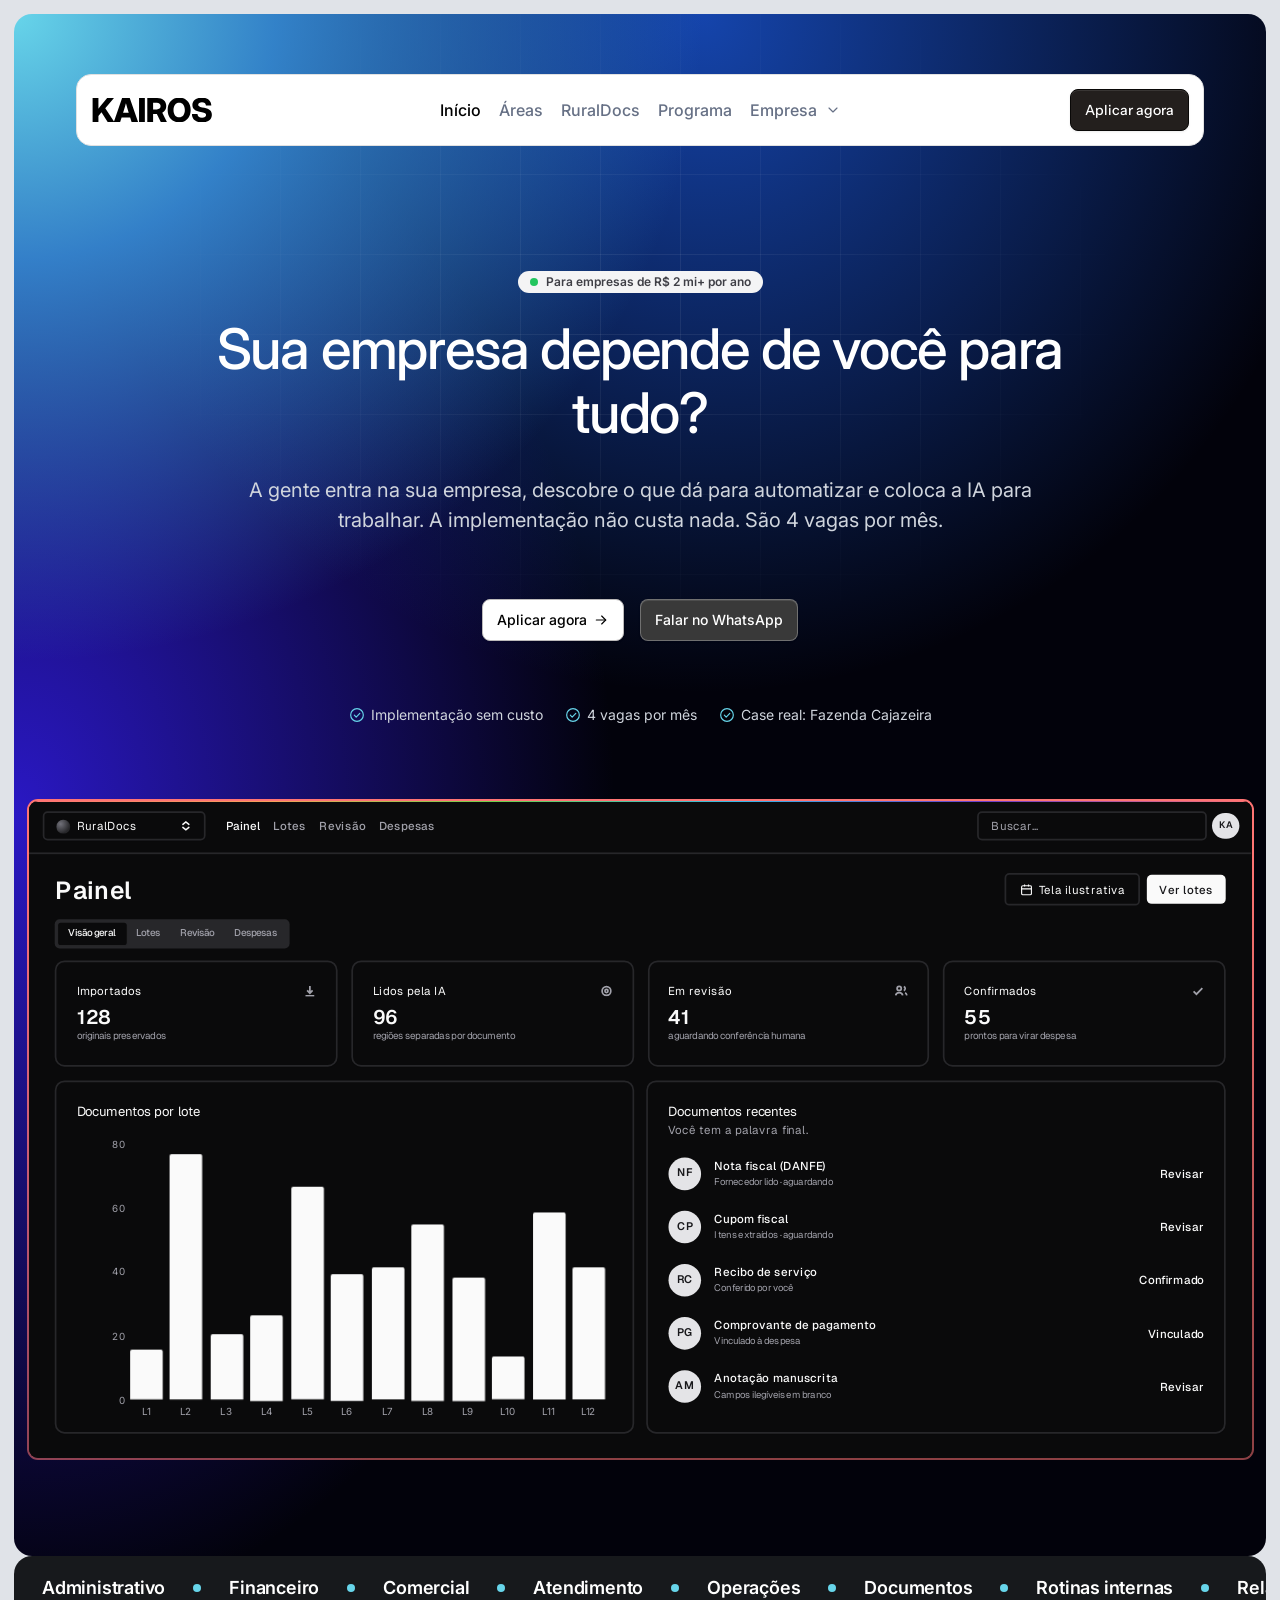
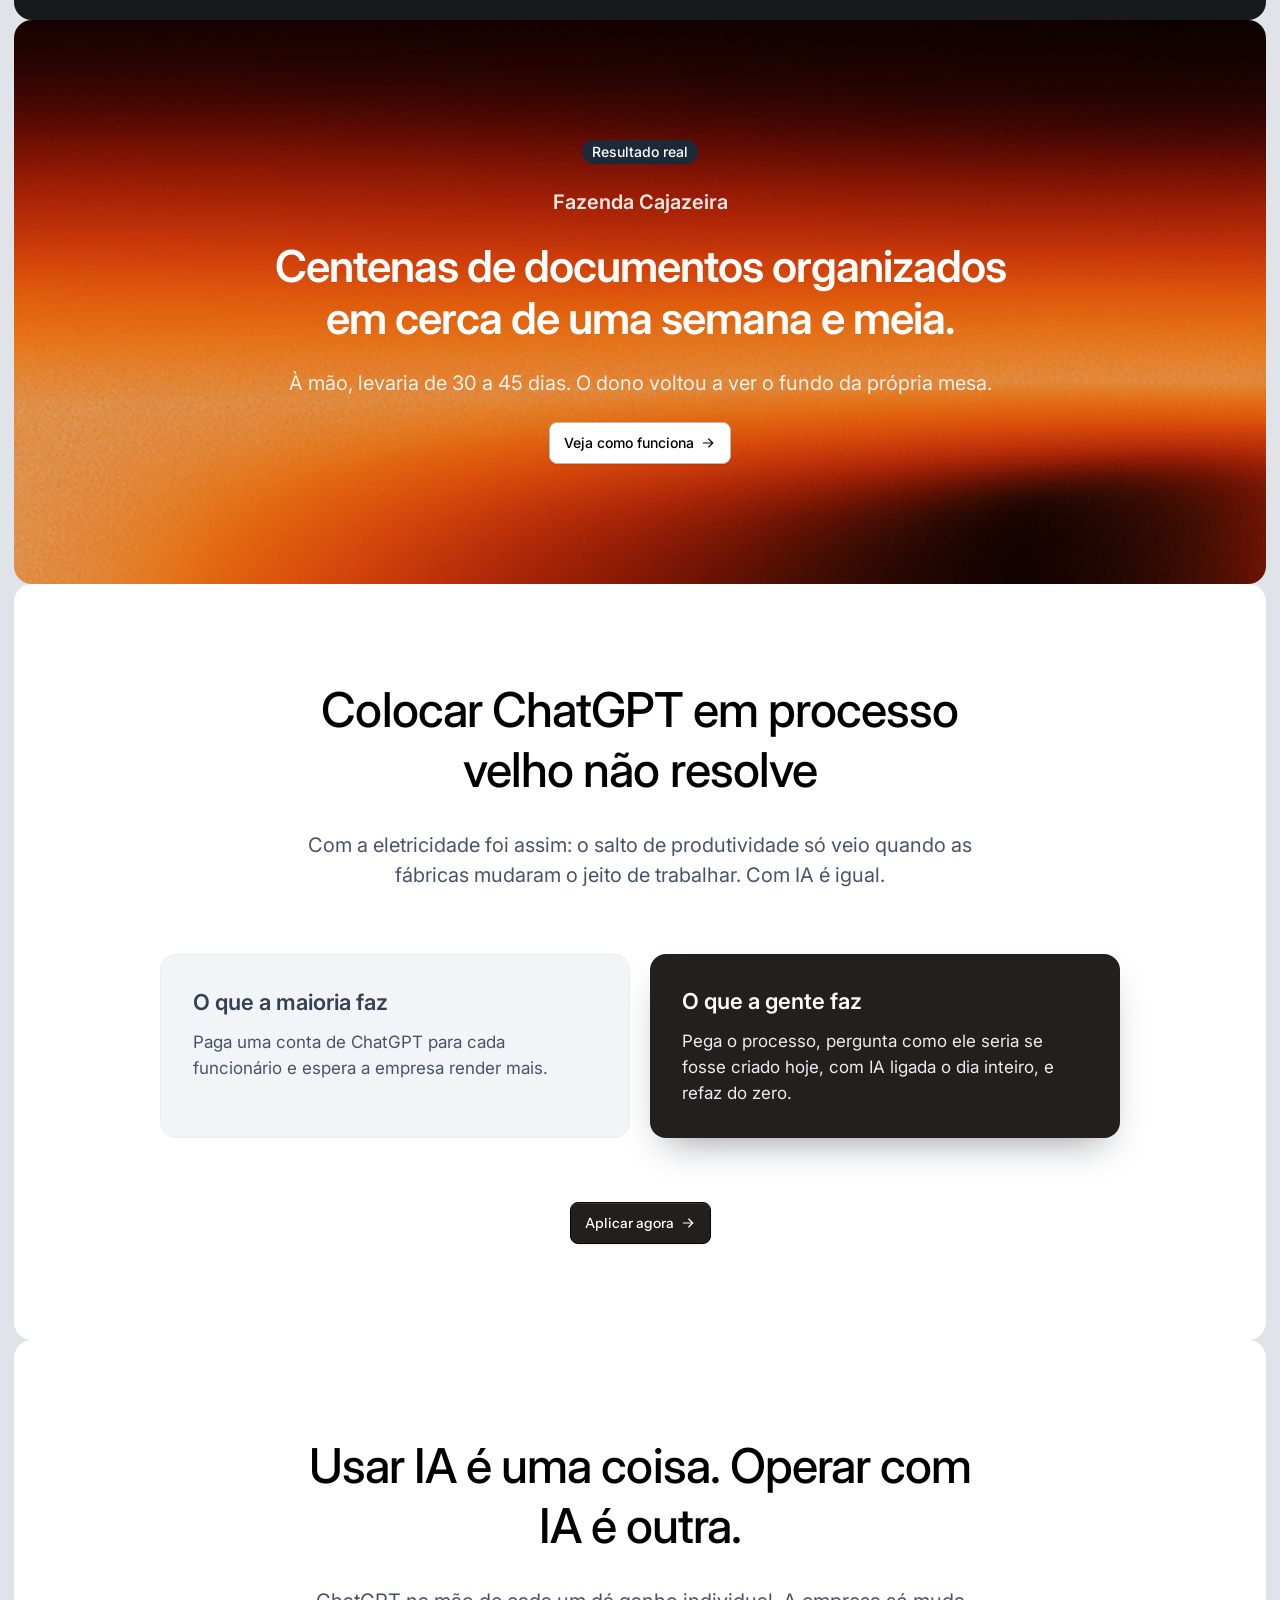
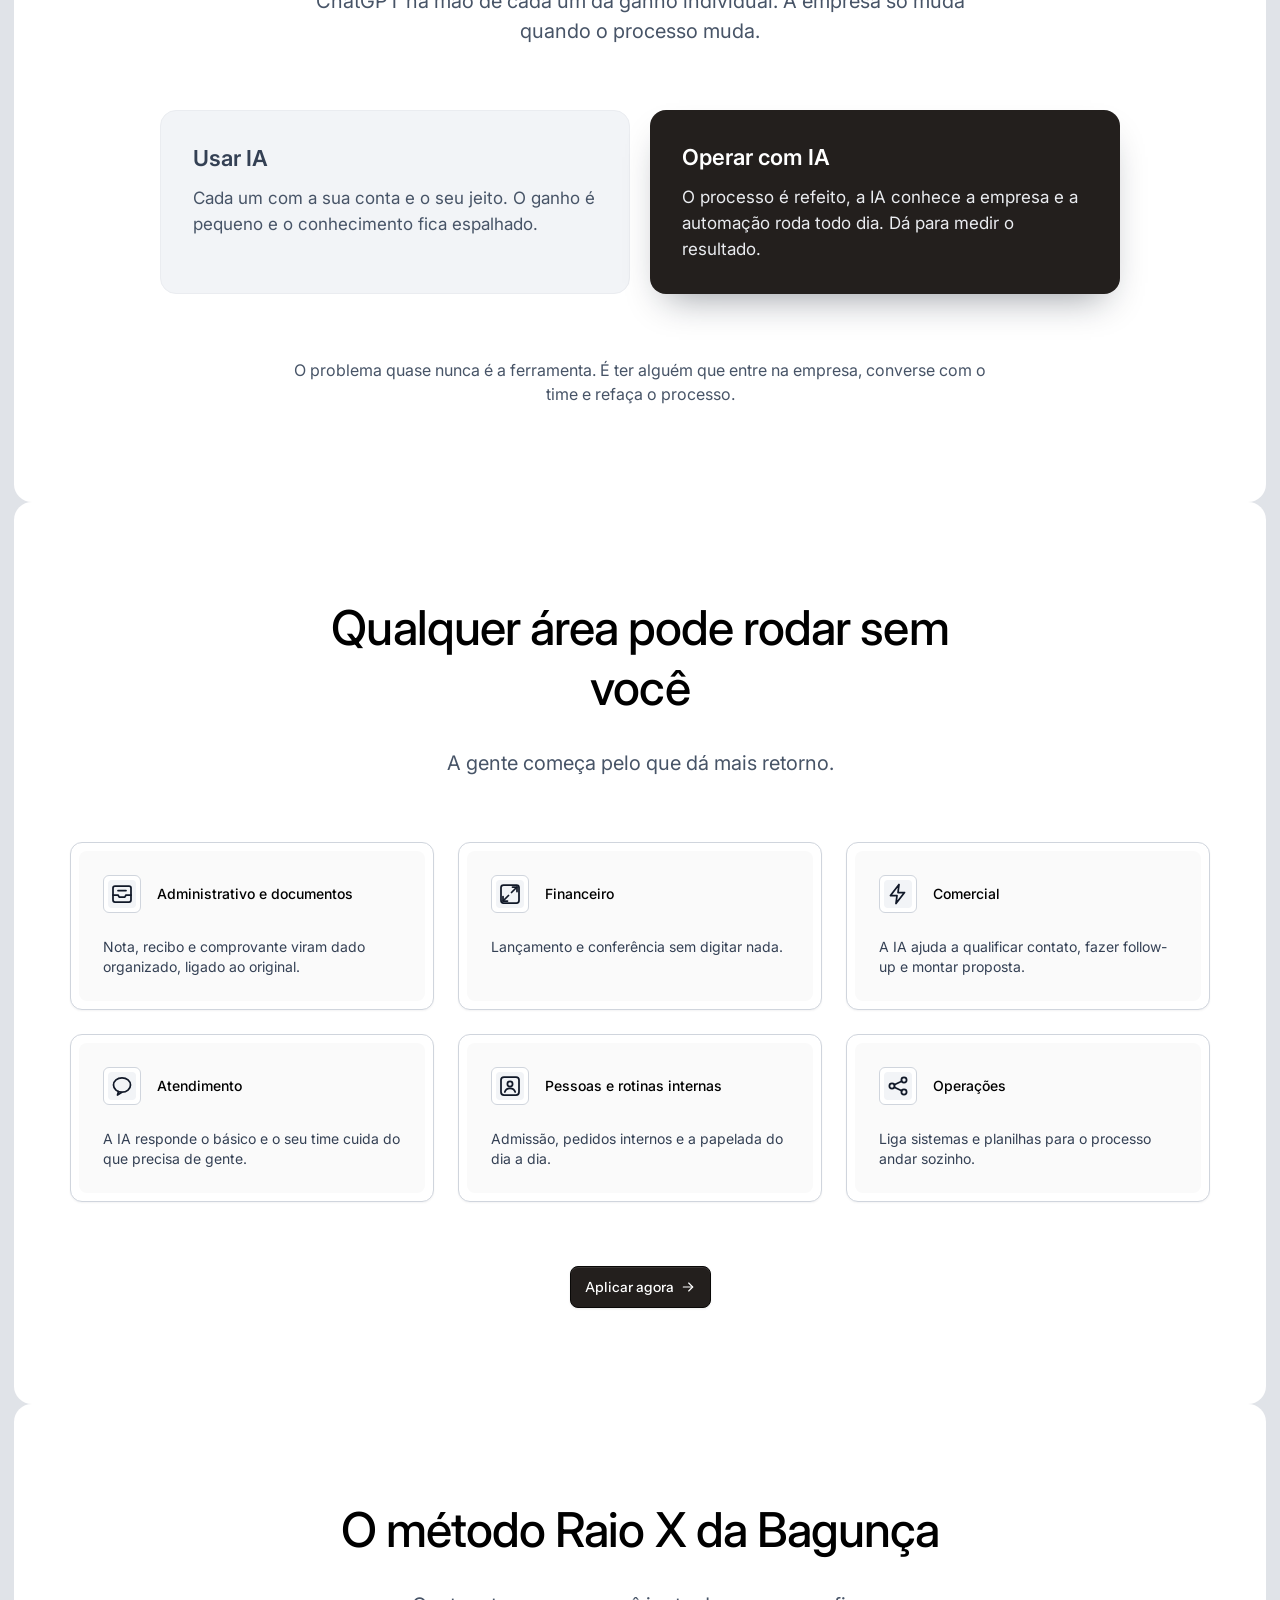
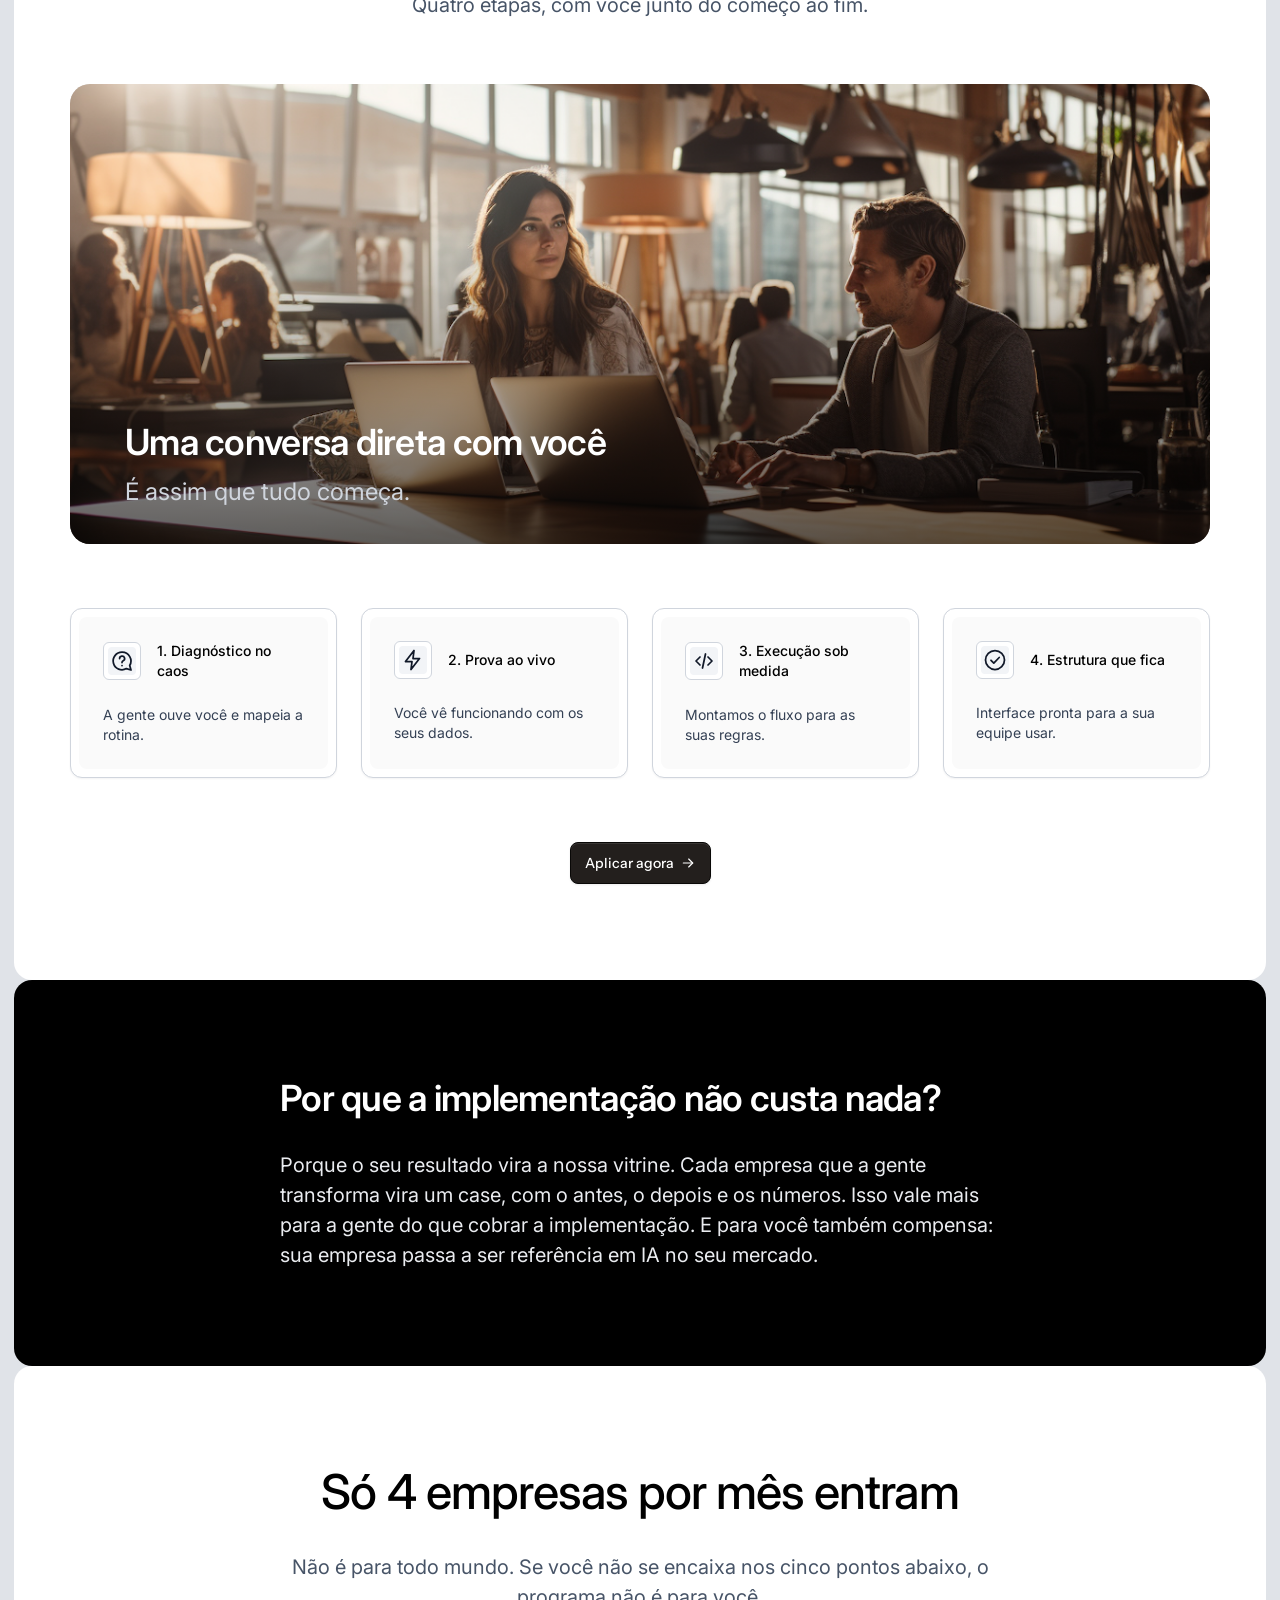
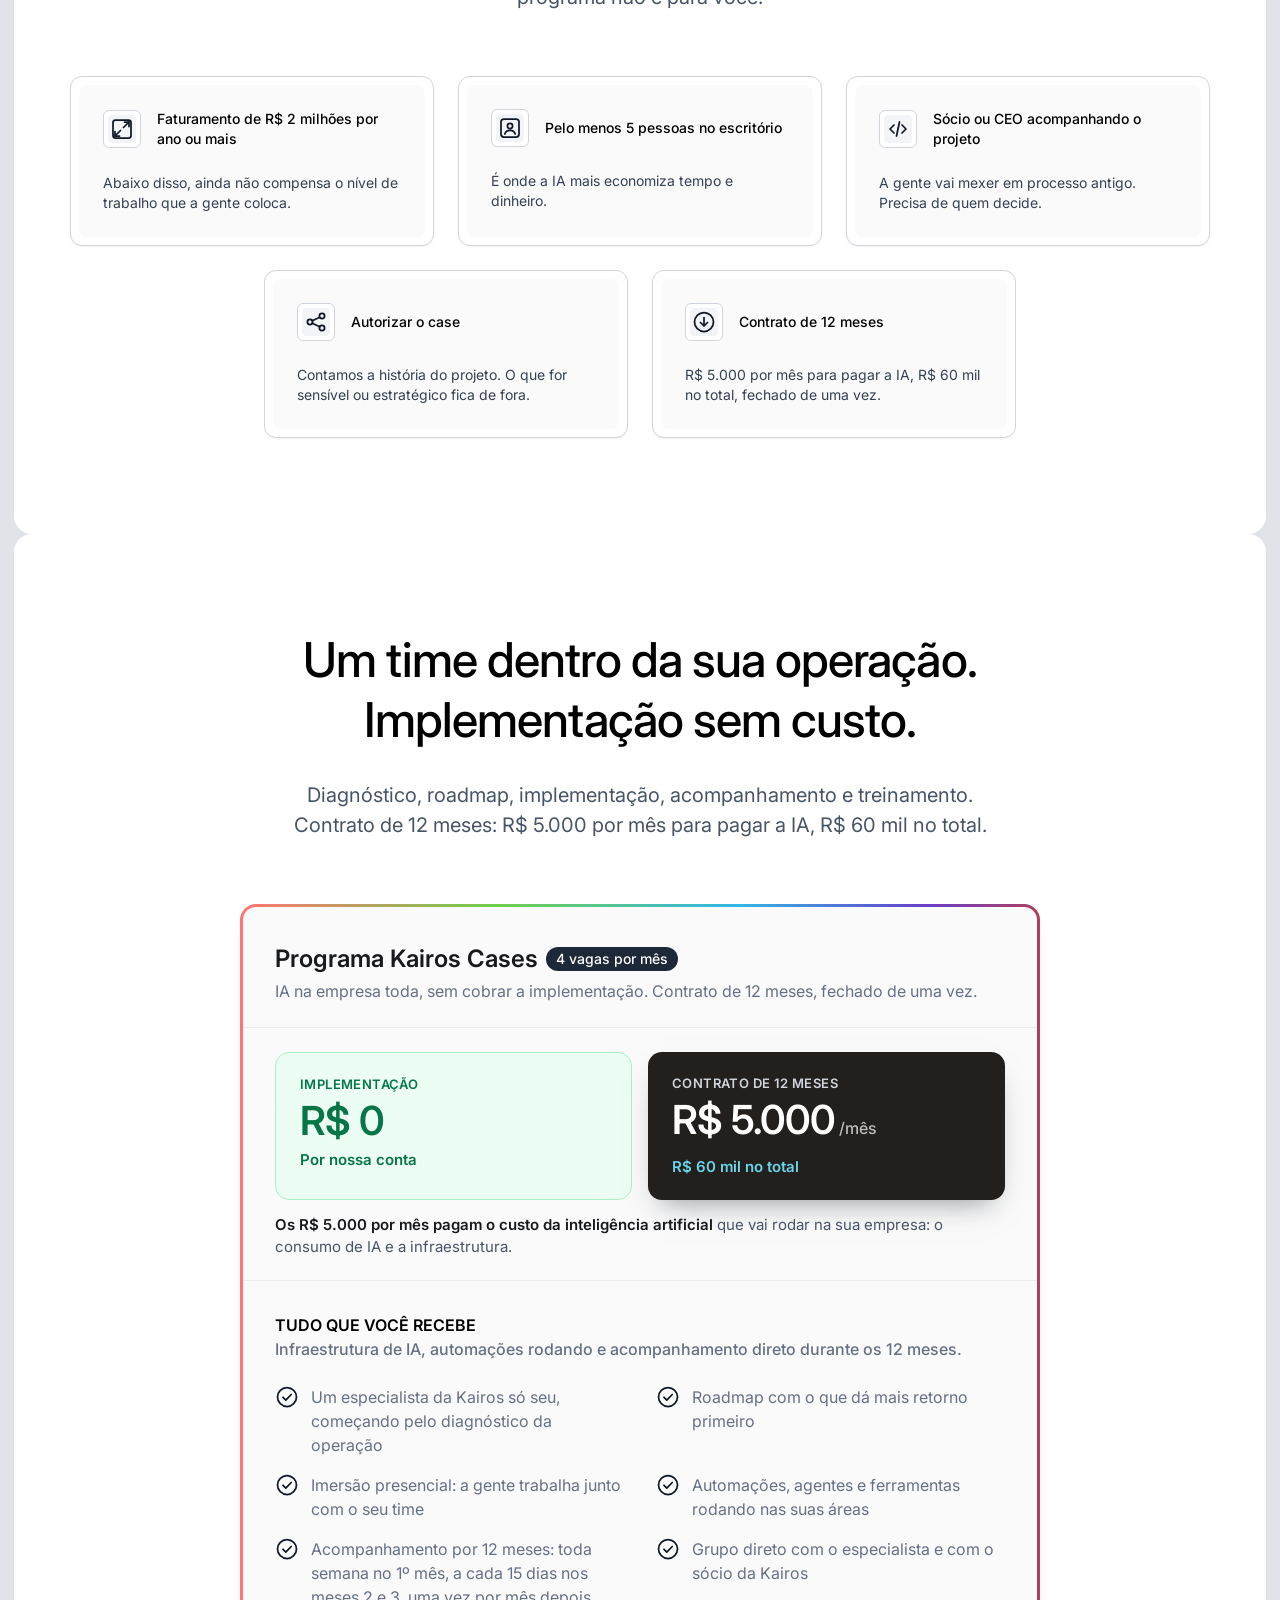
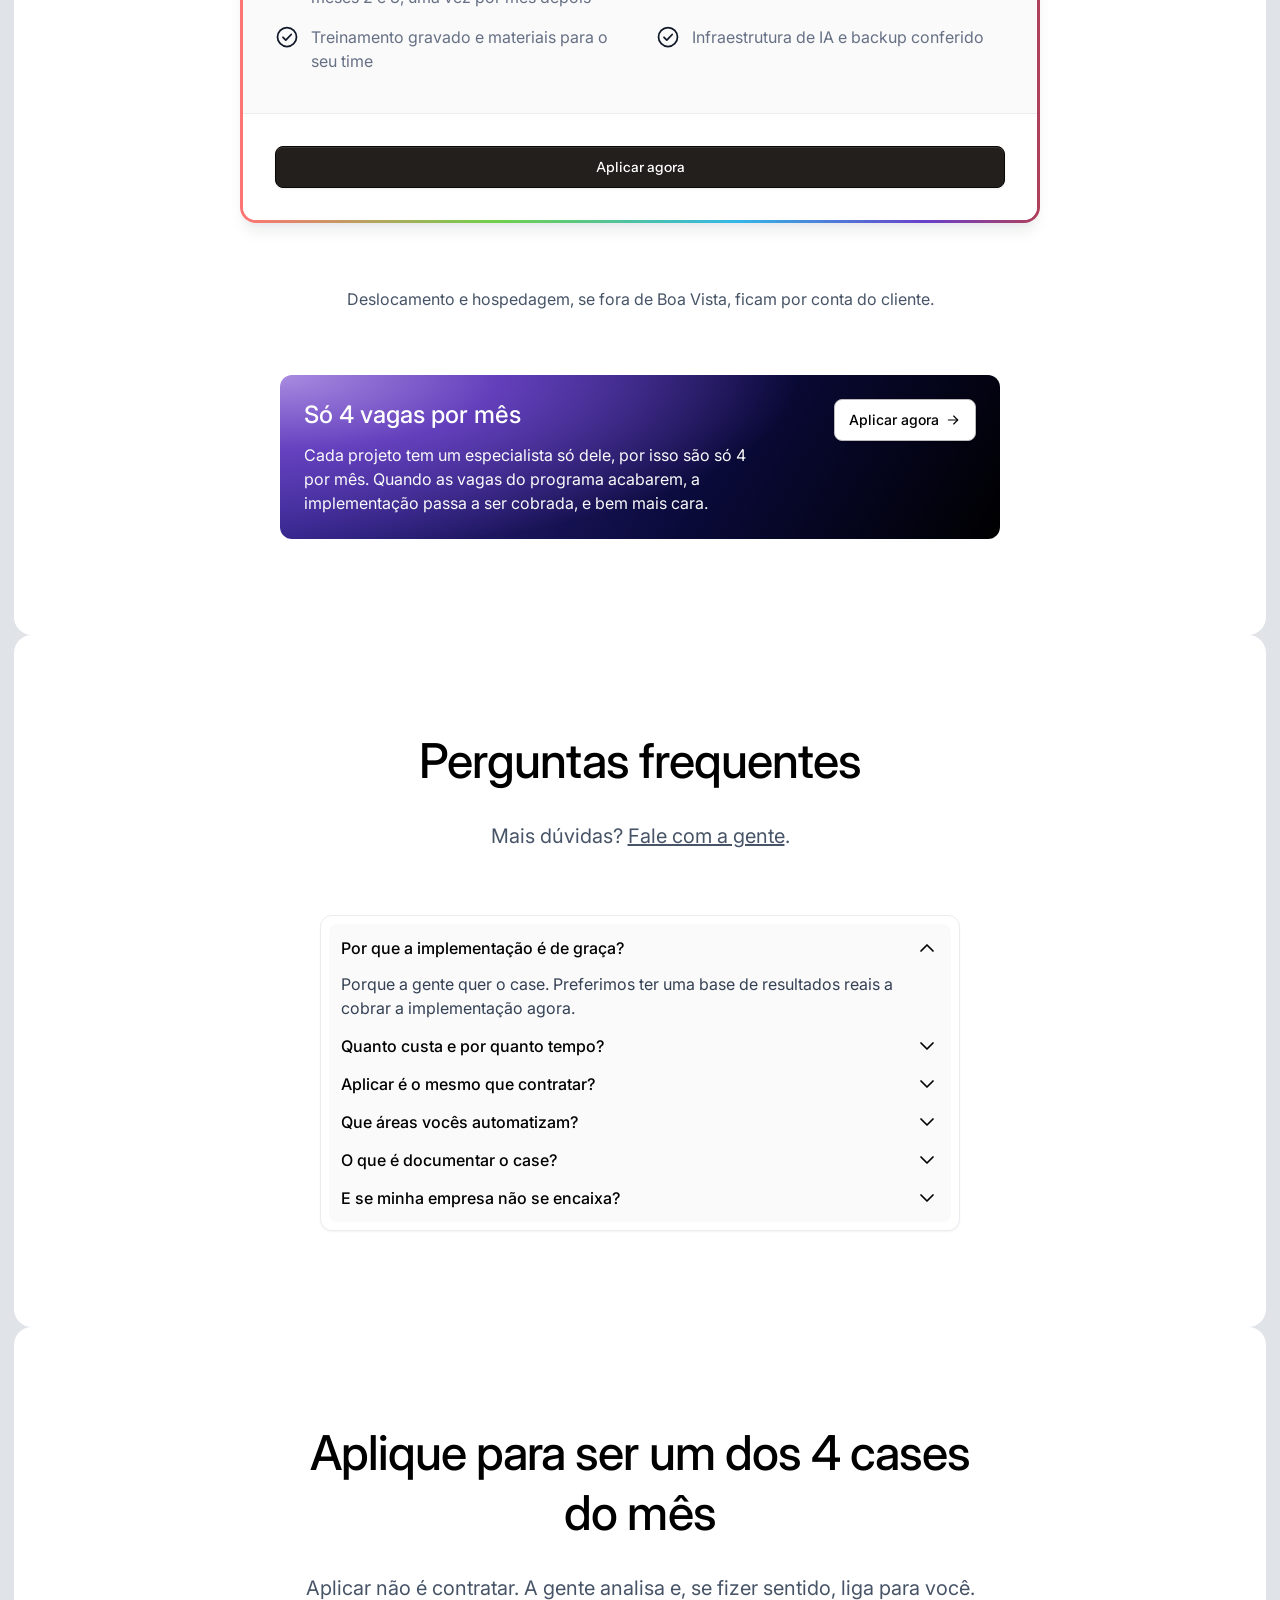
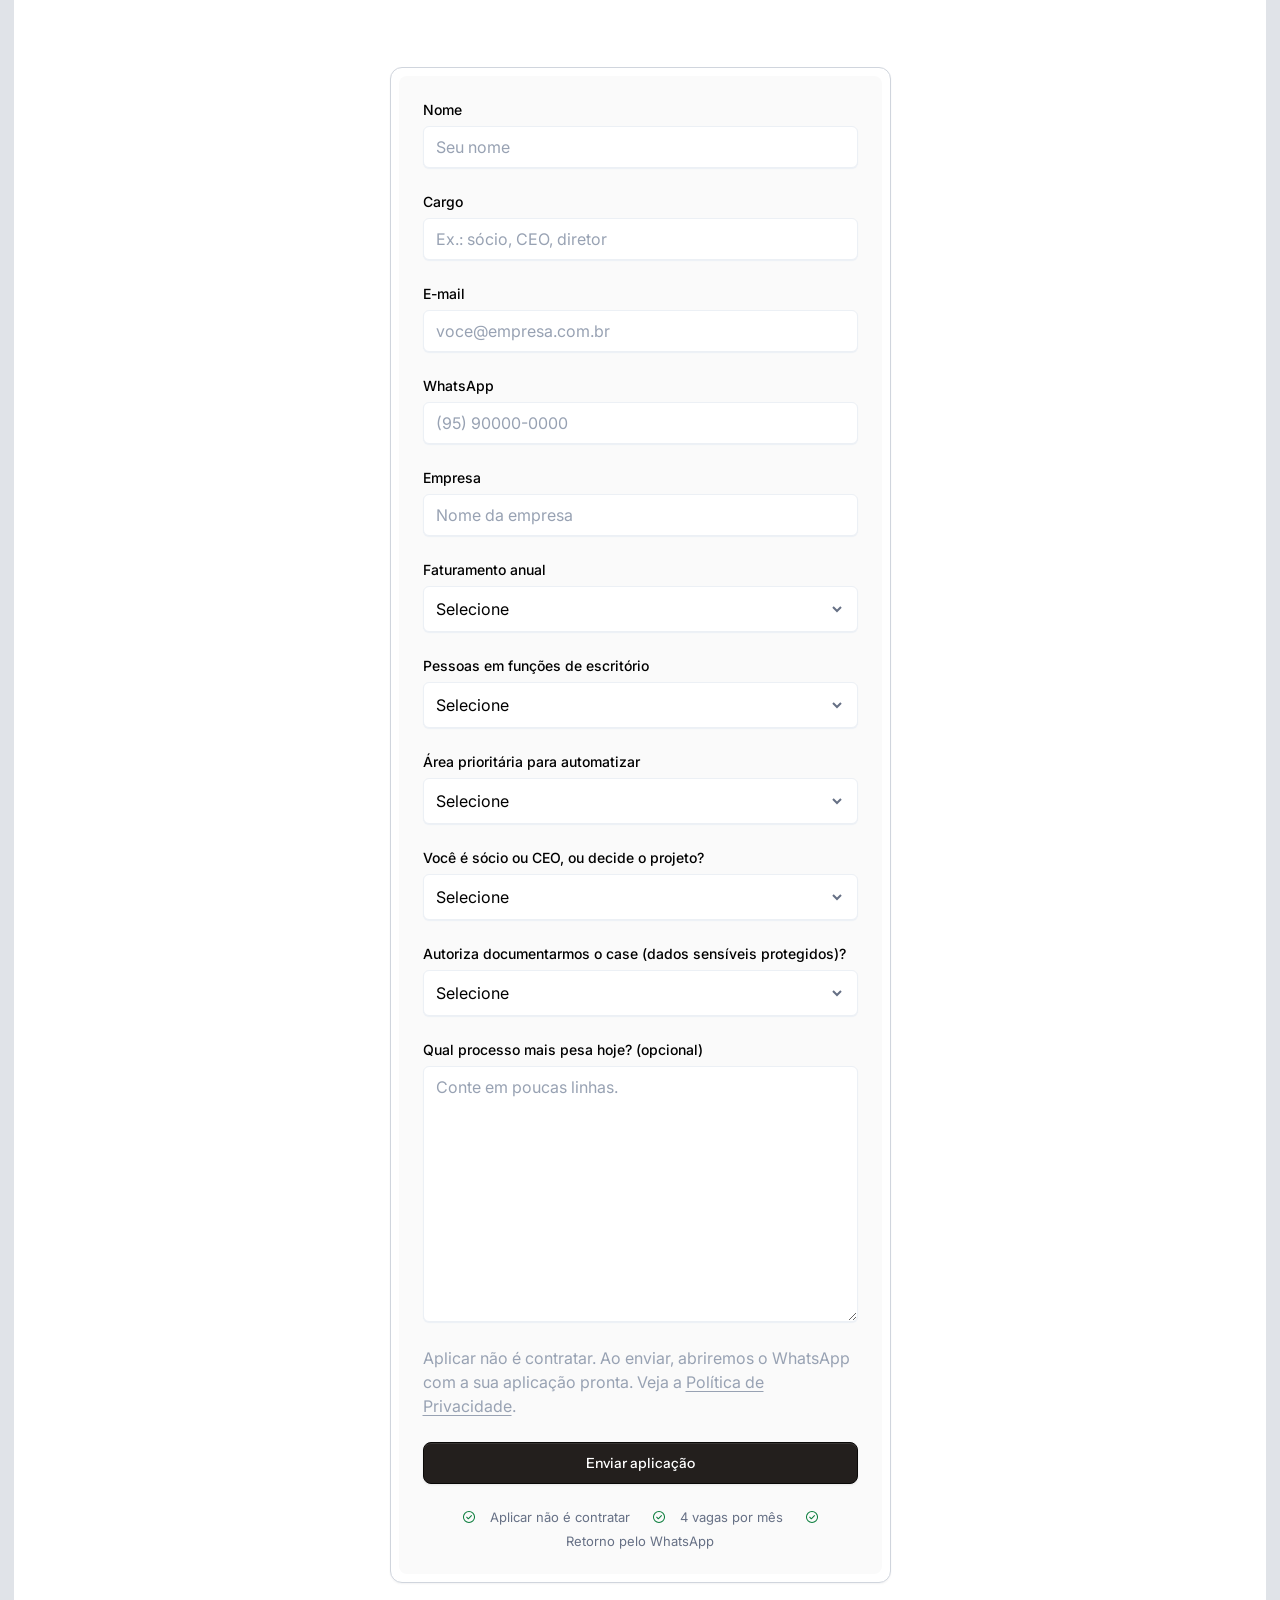
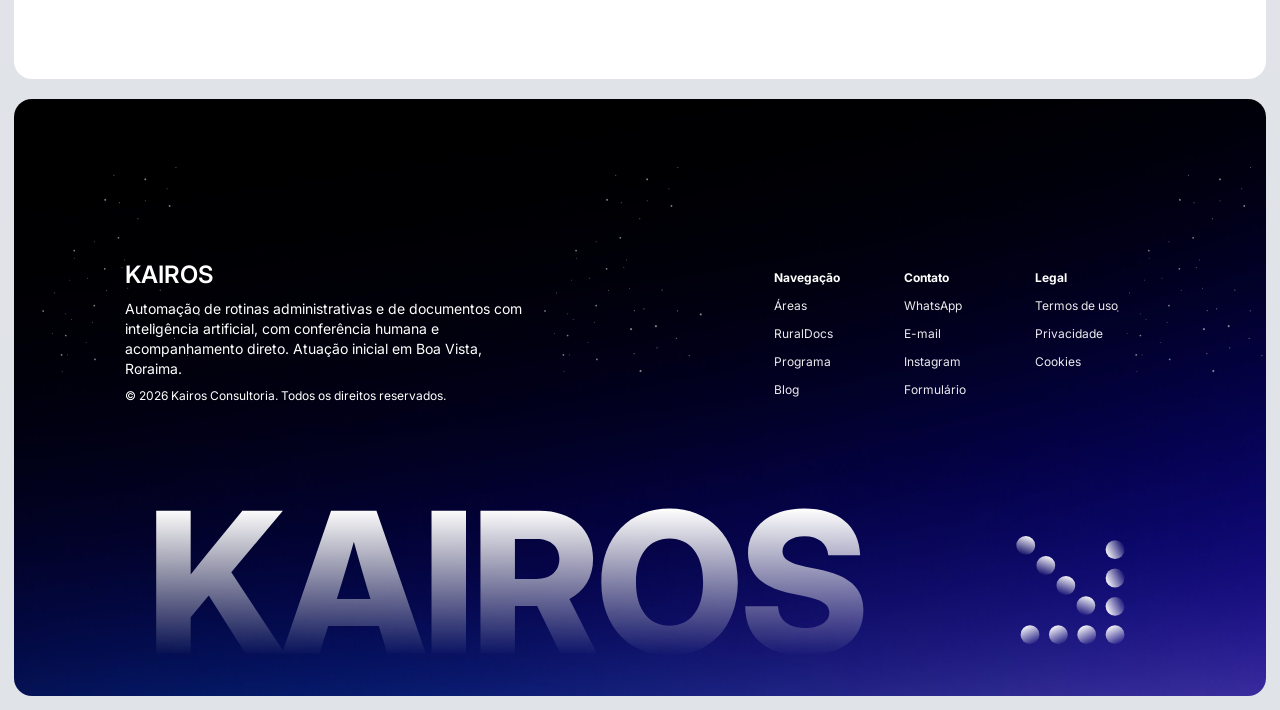
<file: atomify/atomify/index.html>
<!doctype html>
<html lang="pt-BR">
<head>
<meta charset="utf-8">
<meta name="viewport" content="width=device-width, initial-scale=1">
<title>Kairos — Entramos na sua operação e automatizamos com IA</title>
<meta name="description" content="A Kairos coloca o time dentro da sua operação para automatizar processos com IA, sem cobrar a implementação. Para empresas a partir de R$ 2 milhões por ano. Boa Vista, Roraima.">
<meta name="theme-color" content="#e0e3e8">
<meta property="og:type" content="website">
<meta property="og:locale" content="pt_BR">
<meta property="og:site_name" content="Kairos Consultoria">
<meta property="og:title" content="Kairos — Entramos na sua operação e automatizamos com IA">
<meta property="og:description" content="A Kairos coloca o time dentro da sua operação para automatizar processos com IA, sem cobrar a implementação. Para empresas a partir de R$ 2 milhões por ano. Boa Vista, Roraima.">
<link rel="icon" href="assets/favicon.svg" type="image/svg+xml">
<link rel="preconnect" href="https://fonts.googleapis.com">
<link rel="preconnect" href="https://fonts.gstatic.com" crossorigin>
<link href="https://fonts.googleapis.com/css2?family=Inter:wght@400;500;600;700&family=Instrument+Sans:wght@500;600&family=Geist:wght@400;500;600&family=Michroma&family=Poppins:wght@700&display=swap" rel="stylesheet">
<link rel="stylesheet" href="css/style.css?v=21">
<script>document.documentElement.className+=" js"</script>
<script type="application/ld+json">
{"@context":"https://schema.org","@type":"ProfessionalService","name":"Kairos Consultoria","description":"Automação de rotinas administrativas e processamento de documentos com inteligência artificial, com conferência humana e acompanhamento direto.","areaServed":{"@type":"City","name":"Boa Vista, Roraima"},"address":{"@type":"PostalAddress","addressLocality":"Boa Vista","addressRegion":"RR","addressCountry":"BR"},"email":"therafadourado@gmail.com","telephone":"+55 95 98410-4479","sameAs":["https://instagram.com/orafaeldourado"],"knowsLanguage":"pt-BR"}
</script>
</head>
<body class="home">
<a class="skip-link" href="#main">Ir para o conteúdo</a>
<svg width="0" height="0" style="position:absolute" aria-hidden="true" focusable="false"><defs><symbol id="i-mail" viewBox="0 0 24 24"><rect x="3" y="5" width="18" height="14" rx="2"/><path d="m3.5 7 8.5 6 8.5-6"/></symbol><symbol id="i-inbox" viewBox="0 0 24 24"><rect x="3" y="4" width="18" height="16" rx="2"/><path d="M3 13h5l1.2 2.2h5.6L16 13h5"/><path d="M8 8.5h8"/></symbol><symbol id="i-headphones" viewBox="0 0 24 24"><path d="M4 15v-3a8 8 0 0 1 16 0v3"/><rect x="3" y="14" width="4.5" height="6.5" rx="1.8"/><rect x="16.5" y="14" width="4.5" height="6.5" rx="1.8"/></symbol><symbol id="i-pin" viewBox="0 0 24 24"><path d="M12 21.5s-7-6-7-11.3a7 7 0 0 1 14 0c0 5.3-7 11.3-7 11.3z"/><circle cx="12" cy="10.2" r="2.6"/></symbol><symbol id="i-chat-q" viewBox="0 0 24 24"><path d="M12 3.2a8.8 8.8 0 1 0 4.4 16.4L21 21l-1.3-4.5A8.8 8.8 0 0 0 12 3.2z"/><path d="M9.6 9.6a2.5 2.5 0 1 1 3.6 2.2c-.8.4-1.2 1-1.2 1.8"/><path d="M12 16.6h.01"/></symbol><symbol id="i-code" viewBox="0 0 24 24"><path d="m8 8-4 4 4 4"/><path d="m16 8 4 4-4 4"/><path d="m13.5 5-3 14"/></symbol><symbol id="i-scale" viewBox="0 0 24 24"><rect x="3" y="3" width="18" height="18" rx="2.5"/><path d="M13.5 10.5 19 5"/><path d="M14.5 5H19v4.5"/><path d="M10.5 13.5 5 19"/><path d="M9.5 19H5v-4.5"/></symbol><symbol id="i-share" viewBox="0 0 24 24"><circle cx="6" cy="12" r="2.6"/><circle cx="18" cy="6" r="2.6"/><circle cx="18" cy="18" r="2.6"/><path d="m8.3 10.8 7.4-3.6"/><path d="m8.3 13.2 7.4 3.6"/></symbol><symbol id="i-stopwatch" viewBox="0 0 24 24"><circle cx="12" cy="13.5" r="7.5"/><path d="M12 9.5v4l2.5 1.5"/><path d="M9.5 2.8h5"/></symbol><symbol id="i-wifi" viewBox="0 0 24 24"><path d="M3.5 9.3a12 12 0 0 1 17 0"/><path d="M6.8 12.6a7.3 7.3 0 0 1 10.4 0"/><path d="M9.8 15.7a3 3 0 0 1 4.4 0"/><path d="M12 19h.01"/></symbol><symbol id="i-user-sq" viewBox="0 0 24 24"><rect x="3" y="3" width="18" height="18" rx="3"/><circle cx="12" cy="10" r="2.6"/><path d="M6.8 18c.7-2.5 2.7-3.7 5.2-3.7s4.5 1.2 5.2 3.7"/></symbol><symbol id="i-check-circle" viewBox="0 0 24 24"><circle cx="12" cy="12" r="9.5"/><path d="m8 12.3 2.8 2.8L16.2 9.5"/></symbol><symbol id="i-chev-down" viewBox="0 0 24 24"><path d="m6 9 6 6 6-6"/></symbol><symbol id="i-chev-up" viewBox="0 0 24 24"><path d="m18 15-6-6-6 6"/></symbol><symbol id="i-chev-left" viewBox="0 0 24 24"><path d="m15 6-6 6 6 6"/></symbol><symbol id="i-chev-right" viewBox="0 0 24 24"><path d="m9 6 6 6-6 6"/></symbol><symbol id="i-arrow-right" viewBox="0 0 24 24"><path d="M5 12h14"/><path d="m13 6 6 6-6 6"/></symbol><symbol id="i-bolt" viewBox="0 0 24 24"><path d="M13 2.5 4.5 13.5H11l-1 8 8.5-11H12l1-8z"/></symbol><symbol id="i-download" viewBox="0 0 24 24"><circle cx="12" cy="12" r="9.5"/><path d="M12 7.5v8"/><path d="m8.5 12.5 3.5 3.5 3.5-3.5"/></symbol><symbol id="i-chat-oval" viewBox="0 0 24 24"><ellipse cx="12" cy="11" rx="8.5" ry="7.2"/><path d="m8.5 17.5-1 3.5 4-2.4"/></symbol><symbol id="i-arrow-bl" viewBox="0 0 24 24"><circle cx="12" cy="12" r="9.5"/><path d="m15.5 8.5-7 7"/><path d="M9 9.5v6h6"/></symbol><symbol id="i-menu" viewBox="0 0 24 24"><path d="M4 7h16M4 12h16M4 17h16"/></symbol><symbol id="i-x" viewBox="0 0 24 24"><path d="m6 6 12 12M18 6 6 18"/></symbol><symbol id="i-play" viewBox="0 0 24 24"><path d="M7 4.5v15a.8.8 0 0 0 1.2.7l12.3-7.5a.8.8 0 0 0 0-1.4L8.2 3.8A.8.8 0 0 0 7 4.5z" fill="currentColor" stroke="none"/></symbol><symbol id="i-instagram" viewBox="0 0 24 24"><rect x="3.5" y="3.5" width="17" height="17" rx="5"/><circle cx="12" cy="12" r="4"/><path d="M17 7h.01"/></symbol></defs></svg>
<div class="page">
  <main id="main">
  <section class="section hero hero--vsl" id="top">
    <div class="mask-grid mask-grid--dark" aria-hidden="true"></div>
  <header class="nav nav--light" id="nav">
    <a class="logo" href="index.html" aria-label="Kairos — página inicial"><img class="brandmark" src="assets/kairos.svg" alt="Kairos" width="122" height="24"></a>
    <nav class="nav__links" aria-label="Principal">
      <a class="nav__link" href="index.html" aria-current="page">Início</a>
      <a class="nav__link" href="index.html#areas">Áreas</a>
      <a class="nav__link" href="ruraldocs.html">RuralDocs</a>
      <a class="nav__link" href="oferta.html">Programa</a>
      <div class="nav__item"><button class="nav__trigger" type="button" aria-expanded="false" aria-haspopup="true" aria-controls="menu-empresa">Empresa<svg class="icon icon--16" aria-hidden="true" focusable="false" ><use href="#i-chev-down"/></svg></button><div class="nav__menu" id="menu-empresa"><a href="sobre.html">Sobre a Kairos<small>Quem somos e como trabalhamos</small></a><a href="blog.html">Blog<small>Conteúdo sobre automação administrativa</small></a><a href="contato.html">Contato<small>Fale com a gente</small></a></div></div>
      <a class="btn nav__panel-cta" href="contato.html#aplicacao">Aplicar agora</a>
    </nav>
    <a class="btn nav__cta" href="contato.html#aplicacao">Aplicar agora</a>
    <button class="nav__burger" type="button" aria-label="Abrir menu" aria-expanded="false"><svg class="icon" aria-hidden="true" focusable="false" ><use href="#i-menu"/></svg></button>
  </header>

    <div class="hero__content content">
      <div class="hero__frame">
        <div class="hero__head">
          <span class="badge badge--live">Para empresas de R$ 2 mi+ por ano</span>
          <div class="hero__text">
            <h1 class="h-xl" style="color:#fff;text-align:center">Sua empresa depende de você para tudo?</h1>
            <p style="text-align:center">A gente entra na sua empresa, descobre o que dá para automatizar e coloca a IA para trabalhar. A implementação não custa nada. São 4 vagas por mês.</p>
          </div>
        </div>
        <div class="btn-row">
          <a class="btn btn--light" href="#aplicacao">Aplicar agora <svg class="icon icon--16" aria-hidden="true" focusable="false" ><use href="#i-arrow-right"/></svg></a>
          <a class="btn btn--gray" href="https://wa.me/5595984104479?text=Ol%C3%A1%21%20Vim%20pelo%20site%20da%20Kairos%20e%20quero%20ver%20o%20que%20podem%20automatizar%20na%20minha%20empresa." target="_blank" rel="noopener">Falar no WhatsApp</a>
        </div>
        <ul class="trust" aria-label="Destaques">
          <li><svg class="icon icon--16" aria-hidden="true" focusable="false" ><use href="#i-check-circle"/></svg>Implementação sem custo</li>
          <li><svg class="icon icon--16" aria-hidden="true" focusable="false" ><use href="#i-check-circle"/></svg>4 vagas por mês</li>
          <li><svg class="icon icon--16" aria-hidden="true" focusable="false" ><use href="#i-check-circle"/></svg>Case real: Fazenda Cajazeira</li>
        </ul>
      </div>
      <div class="hero__app">
        <div class="app-frame app-frame--hero" data-fit><div class="app-frame__scale"><div class="dash dash--dark" aria-hidden="true">
<div class="dash__bar"><div class="dash__combo"><span class="dash__dot"></span><span>RuralDocs</span><svg width="7" height="7" viewBox="0 0 8 8" fill="none" stroke="currentColor" stroke-width="1" stroke-linecap="round"><path d="m2 3 2-1.6L6 3M2 5l2 1.6L6 5"/></svg></div>
<div class="dash__nav"><span class="on">Painel</span><span>Lotes</span><span>Revisão</span><span>Despesas</span></div>
<div class="dash__tools"><div class="dash__search">Buscar...</div><div class="dash__avatar">KA</div></div></div>
<div class="dash__body">
<div class="dash__title"><h3>Painel</h3><div class="dash__title-r"><div class="dash__date"><svg viewBox="0 0 8 8" fill="none" stroke="currentColor" stroke-width=".7"><rect x="1" y="1.5" width="6" height="5.5" rx=".8"/><path d="M1 3.4h6M2.8 .8v1.2M5.2 .8v1.2"/></svg>Tela ilustrativa</div><div class="dash__btn">Ver lotes</div></div></div>
<div class="dash__tabs"><button type="button" class="dash__tab on" tabindex="-1">Visão geral</button><button type="button" class="dash__tab" tabindex="-1">Lotes</button><button type="button" class="dash__tab" tabindex="-1">Revisão</button><button type="button" class="dash__tab" tabindex="-1">Despesas</button></div>
<div class="dash__stats"><div class="dash__card dash__stat"><div class="dash__stat-h"><span>Importados</span><svg viewBox="0 0 12 12"><path d="M6 1.5v6.5M3.5 5.5 6 8l2.5-2.5M2 10.5h8"/></svg></div><div class="dash__stat-b"><strong>128</strong><small>originais preservados</small></div></div><div class="dash__card dash__stat"><div class="dash__stat-h"><span>Lidos pela IA</span><svg viewBox="0 0 12 12"><circle cx="6" cy="6" r="4"/><circle cx="6" cy="6" r="1.4"/></svg></div><div class="dash__stat-b"><strong>96</strong><small>regiões separadas por documento</small></div></div><div class="dash__card dash__stat"><div class="dash__stat-h"><span>Em revisão</span><svg viewBox="0 0 12 12"><circle cx="4" cy="3.6" r="1.9"/><path d="M0.8 10c.3-1.7 1.5-2.6 3.2-2.6s2.9.9 3.2 2.6"/><path d="M8.2 2a1.9 1.9 0 0 1 0 3.6M9.4 7.6c.9.4 1.4 1.2 1.6 2.4"/></svg></div><div class="dash__stat-b"><strong>41</strong><small>aguardando conferência humana</small></div></div><div class="dash__card dash__stat"><div class="dash__stat-h"><span>Confirmados</span><svg viewBox="0 0 12 12"><path d="m2 6.3 2.6 2.6L10 3.4"/></svg></div><div class="dash__stat-b"><strong>55</strong><small>prontos para virar despesa</small></div></div></div>
<div class="dash__row">
<div class="dash__card dash__chart"><h4>Documentos por lote</h4><div class="dash__plot"><b style="left:9.97%;height:17.43%"></b><i class="m" style="left:12.95%">L1</i><b style="left:17.48%;height:85.32%"></b><i class="m" style="left:20.46%">L2</i><b style="left:24.98%;height:22.76%"></b><i class="m" style="left:27.96%">L3</i><b style="left:32.49%;height:29.73%"></b><i class="m" style="left:35.47%">L4</i><b style="left:39.99%;height:74.22%"></b><i class="m" style="left:42.97%">L5</i><b style="left:47.5%;height:43.93%"></b><i class="m" style="left:50.48%">L6</i><b style="left:55.01%;height:46.16%"></b><i class="m" style="left:57.99%">L7</i><b style="left:62.51%;height:61.28%"></b><i class="m" style="left:65.49%">L8</i><b style="left:70.02%;height:42.85%"></b><i class="m" style="left:73.00%">L9</i><b style="left:77.52%;height:14.95%"></b><i class="m" style="left:80.50%">L10</i><b style="left:85.03%;height:65.16%"></b><i class="m" style="left:88.01%">L11</i><b style="left:92.54%;height:45.97%"></b><i class="m" style="left:95.52%">L12</i><i class="y" style="top:90.00%">0</i><i class="y" style="top:67.65%">20</i><i class="y" style="top:45.30%">40</i><i class="y" style="top:22.95%">60</i><i class="y" style="top:0.60%">80</i></div></div>
<div class="dash__card dash__sales"><header><h4>Documentos recentes</h4><p>Você tem a palavra final.</p></header><ul><li><span class="av">NF</span><div class="who">Nota fiscal (DANFE)<small>Fornecedor lido · aguardando</small></div><span>Revisar</span></li><li><span class="av">CP</span><div class="who">Cupom fiscal<small>Itens extraídos · aguardando</small></div><span>Revisar</span></li><li><span class="av">RC</span><div class="who">Recibo de serviço<small>Conferido por você</small></div><span>Confirmado</span></li><li><span class="av">PG</span><div class="who">Comprovante de pagamento<small>Vinculado à despesa</small></div><span>Vinculado</span></li><li><span class="av">AM</span><div class="who">Anotação manuscrita<small>Campos ilegíveis em branco</small></div><span>Revisar</span></li></ul></div>
</div></div></div></div></div>
      </div>
    </div>
  </section>

  <div class="ticker" aria-hidden="true"><div class="ticker__in"><span>Administrativo</span><i aria-hidden='true'></i><span>Financeiro</span><i aria-hidden='true'></i><span>Comercial</span><i aria-hidden='true'></i><span>Atendimento</span><i aria-hidden='true'></i><span>Operações</span><i aria-hidden='true'></i><span>Documentos</span><i aria-hidden='true'></i><span>Rotinas internas</span><i aria-hidden='true'></i><span>Relatórios</span><i aria-hidden='true'></i><span>Administrativo</span><i aria-hidden='true'></i><span>Financeiro</span><i aria-hidden='true'></i><span>Comercial</span><i aria-hidden='true'></i><span>Atendimento</span><i aria-hidden='true'></i><span>Operações</span><i aria-hidden='true'></i><span>Documentos</span><i aria-hidden='true'></i><span>Rotinas internas</span><i aria-hidden='true'></i><span>Relatórios</span><i aria-hidden='true'></i></div></div>

  <section class="section section--case section--pad" id="caso" aria-labelledby="caso-title">
    <div class="case" data-reveal>
      <span class="pill">Resultado real</span>
      <h2 id="caso-title">Fazenda Cajazeira</h2>
      <p class="case__big">Centenas de documentos organizados em cerca de uma semana e meia.</p>
      <p class="case__small">À mão, levaria de 30 a 45 dias. O dono voltou a ver o fundo da própria mesa.</p>
      <a class="btn btn--light" href="ruraldocs.html">Veja como funciona <svg class="icon icon--16" aria-hidden="true" focusable="false" ><use href="#i-arrow-right"/></svg></a>
    </div>
  </section>

  <section class="section section--pad" id="tese" aria-labelledby="tese-title">
    <div class="stack-64 content">
      <div class="text-block" data-reveal><h2 class="h-lg" id="tese-title">Colocar ChatGPT em processo velho não resolve</h2>
        <p class="lead">Com a eletricidade foi assim: o salto de produtividade só veio quando as fábricas mudaram o jeito de trabalhar. Com IA é igual.</p></div>
      <div class="compare" data-reveal-group>
        <article class="compare__col compare__col--old"><h3>O que a maioria faz</h3><p>Paga uma conta de ChatGPT para cada funcionário e espera a empresa render mais.</p></article>
        <article class="compare__col compare__col--new"><h3>O que a gente faz</h3><p>Pega o processo, pergunta como ele seria se fosse criado hoje, com IA ligada o dia inteiro, e refaz do zero.</p></article>
      </div>
      <div class="section-cta" data-reveal><a class="btn btn--dark" href="#aplicacao">Aplicar agora <svg class="icon icon--16" aria-hidden="true" focusable="false" ><use href="#i-arrow-right"/></svg></a></div>
    </div>
  </section>

  <section class="section section--pad" id="operar" aria-labelledby="operar-title">
    <div class="stack-64 content">
      <div class="text-block" data-reveal><h2 class="h-lg" id="operar-title">Usar IA é uma coisa. Operar com IA é outra.</h2>
        <p class="lead">ChatGPT na mão de cada um dá ganho individual. A empresa só muda quando o processo muda.</p></div>
      <div class="compare" data-reveal-group>
        <article class="compare__col compare__col--old"><h3>Usar IA</h3><p>Cada um com a sua conta e o seu jeito. O ganho é pequeno e o conhecimento fica espalhado.</p></article>
        <article class="compare__col compare__col--new"><h3>Operar com IA</h3><p>O processo é refeito, a IA conhece a empresa e a automação roda todo dia. Dá para medir o resultado.</p></article>
      </div>
      <p class="fine-print">O problema quase nunca é a ferramenta. É ter alguém que entre na empresa, converse com o time e refaça o processo.</p>
    </div>
  </section>

  <section class="section section--pad" id="areas" aria-labelledby="areas-title">
    <div class="stack-64 content">
      <div class="text-block" data-reveal><h2 class="h-lg" id="areas-title">Qualquer área pode rodar sem você</h2>
        <p class="lead">A gente começa pelo que dá mais retorno.</p></div>
      <div class="card-grid card-grid--3" data-reveal-group><article class="card"><div class="card__inner">
  <div class="card__head"><span class="icon-tile"><span><svg class="icon" aria-hidden="true" focusable="false" ><use href="#i-inbox"/></svg></span></span><h3 class="card__title">Administrativo e documentos</h3></div>
  <p class="card__text">Nota, recibo e comprovante viram dado organizado, ligado ao original.</p>
</div></article><article class="card"><div class="card__inner">
  <div class="card__head"><span class="icon-tile"><span><svg class="icon" aria-hidden="true" focusable="false" ><use href="#i-scale"/></svg></span></span><h3 class="card__title">Financeiro</h3></div>
  <p class="card__text">Lançamento e conferência sem digitar nada.</p>
</div></article><article class="card"><div class="card__inner">
  <div class="card__head"><span class="icon-tile"><span><svg class="icon" aria-hidden="true" focusable="false" ><use href="#i-bolt"/></svg></span></span><h3 class="card__title">Comercial</h3></div>
  <p class="card__text">A IA ajuda a qualificar contato, fazer follow-up e montar proposta.</p>
</div></article><article class="card"><div class="card__inner">
  <div class="card__head"><span class="icon-tile"><span><svg class="icon" aria-hidden="true" focusable="false" ><use href="#i-chat-oval"/></svg></span></span><h3 class="card__title">Atendimento</h3></div>
  <p class="card__text">A IA responde o básico e o seu time cuida do que precisa de gente.</p>
</div></article><article class="card"><div class="card__inner">
  <div class="card__head"><span class="icon-tile"><span><svg class="icon" aria-hidden="true" focusable="false" ><use href="#i-user-sq"/></svg></span></span><h3 class="card__title">Pessoas e rotinas internas</h3></div>
  <p class="card__text">Admissão, pedidos internos e a papelada do dia a dia.</p>
</div></article><article class="card"><div class="card__inner">
  <div class="card__head"><span class="icon-tile"><span><svg class="icon" aria-hidden="true" focusable="false" ><use href="#i-share"/></svg></span></span><h3 class="card__title">Operações</h3></div>
  <p class="card__text">Liga sistemas e planilhas para o processo andar sozinho.</p>
</div></article></div>
      <div class="section-cta" data-reveal><a class="btn btn--dark" href="#aplicacao">Aplicar agora <svg class="icon icon--16" aria-hidden="true" focusable="false" ><use href="#i-arrow-right"/></svg></a></div>
    </div>
  </section>

  <section class="section section--pad" id="metodo" aria-labelledby="metodo-title">
    <div class="stack-64 content">
      <div class="text-block" data-reveal><h2 class="h-lg" id="metodo-title">O método Raio X da Bagunça</h2>
        <p class="lead">Quatro etapas, com você junto do começo ao fim.</p></div>
      <div class="media-card media-card--short" data-reveal>
        <img src="assets/img/careers-hero.png" alt="" width="1188" height="763" loading="lazy">
        <div class="media-card__ov" style="top:30%"></div>
        <div class="media-card__cap"><div style="max-width:620px"><h3>Uma conversa direta com você</h3><p>É assim que tudo começa.</p></div></div>
      </div>
      <div class="card-grid card-grid--4" data-reveal-group><article class="card"><div class="card__inner">
  <div class="card__head"><span class="icon-tile"><span><svg class="icon" aria-hidden="true" focusable="false" ><use href="#i-chat-q"/></svg></span></span><h3 class="card__title">1. Diagnóstico no caos</h3></div>
  <p class="card__text">A gente ouve você e mapeia a rotina.</p>
</div></article><article class="card"><div class="card__inner">
  <div class="card__head"><span class="icon-tile"><span><svg class="icon" aria-hidden="true" focusable="false" ><use href="#i-bolt"/></svg></span></span><h3 class="card__title">2. Prova ao vivo</h3></div>
  <p class="card__text">Você vê funcionando com os seus dados.</p>
</div></article><article class="card"><div class="card__inner">
  <div class="card__head"><span class="icon-tile"><span><svg class="icon" aria-hidden="true" focusable="false" ><use href="#i-code"/></svg></span></span><h3 class="card__title">3. Execução sob medida</h3></div>
  <p class="card__text">Montamos o fluxo para as suas regras.</p>
</div></article><article class="card"><div class="card__inner">
  <div class="card__head"><span class="icon-tile"><span><svg class="icon" aria-hidden="true" focusable="false" ><use href="#i-check-circle"/></svg></span></span><h3 class="card__title">4. Estrutura que fica</h3></div>
  <p class="card__text">Interface pronta para a sua equipe usar.</p>
</div></article></div>
      <div class="section-cta" data-reveal><a class="btn btn--dark" href="#aplicacao">Aplicar agora <svg class="icon icon--16" aria-hidden="true" focusable="false" ><use href="#i-arrow-right"/></svg></a></div>
    </div>
  </section>

  <section class="section section--dark section--pad" id="porque" aria-labelledby="porque-title">
    <div class="prose-block" data-reveal>
      <div class="tx"><h2 id="porque-title">Por que a implementação não custa nada?</h2>
        <p>Porque o seu resultado vira a nossa vitrine. Cada empresa que a gente transforma vira um case, com o antes, o depois e os números. Isso vale mais para a gente do que cobrar a implementação. E para você também compensa: sua empresa passa a ser referência em IA no seu mercado.</p></div>
    </div>
  </section>

  <section class="section section--pad" id="criterios" aria-labelledby="criterios-title">
    <div class="stack-64 content">
      <div class="text-block" data-reveal><h2 class="h-lg" id="criterios-title">Só 4 empresas por mês entram</h2>
        <p class="lead">Não é para todo mundo. Se você não se encaixa nos cinco pontos abaixo, o programa não é para você.</p></div>
      <div class="card-grid card-grid--3" data-reveal-group><article class="card"><div class="card__inner">
  <div class="card__head"><span class="icon-tile"><span><svg class="icon" aria-hidden="true" focusable="false" ><use href="#i-scale"/></svg></span></span><h3 class="card__title">Faturamento de R$ 2 milhões por ano ou mais</h3></div>
  <p class="card__text">Abaixo disso, ainda não compensa o nível de trabalho que a gente coloca.</p>
</div></article><article class="card"><div class="card__inner">
  <div class="card__head"><span class="icon-tile"><span><svg class="icon" aria-hidden="true" focusable="false" ><use href="#i-user-sq"/></svg></span></span><h3 class="card__title">Pelo menos 5 pessoas no escritório</h3></div>
  <p class="card__text">É onde a IA mais economiza tempo e dinheiro.</p>
</div></article><article class="card"><div class="card__inner">
  <div class="card__head"><span class="icon-tile"><span><svg class="icon" aria-hidden="true" focusable="false" ><use href="#i-code"/></svg></span></span><h3 class="card__title">Sócio ou CEO acompanhando o projeto</h3></div>
  <p class="card__text">A gente vai mexer em processo antigo. Precisa de quem decide.</p>
</div></article><article class="card"><div class="card__inner">
  <div class="card__head"><span class="icon-tile"><span><svg class="icon" aria-hidden="true" focusable="false" ><use href="#i-share"/></svg></span></span><h3 class="card__title">Autorizar o case</h3></div>
  <p class="card__text">Contamos a história do projeto. O que for sensível ou estratégico fica de fora.</p>
</div></article><article class="card"><div class="card__inner">
  <div class="card__head"><span class="icon-tile"><span><svg class="icon" aria-hidden="true" focusable="false" ><use href="#i-download"/></svg></span></span><h3 class="card__title">Contrato de 12 meses</h3></div>
  <p class="card__text">R$ 5.000 por mês para pagar a IA, R$ 60 mil no total, fechado de uma vez.</p>
</div></article></div>
    </div>
  </section>

  <section class="section section--pad" id="programa" aria-labelledby="programa-title">
    <div class="stack-64 content">
      <div class="text-block" data-reveal><h2 class="h-lg" id="programa-title">Um time dentro da sua operação. Implementação sem custo.</h2>
        <p class="lead">Diagnóstico, roadmap, implementação, acompanhamento e treinamento. Contrato de 12 meses: R$ 5.000 por mês para pagar a IA, R$ 60 mil no total.</p></div>
      <div class="tiers tiers--single"><article class="tier tier--pop tier--offer">
  <div class="tier__head">
    <div class="tier__title"><div><h3>Programa Kairos Cases</h3><span class="pill">4 vagas por mês</span></div><p>IA na empresa toda, sem cobrar a implementação. Contrato de 12 meses, fechado de uma vez.</p></div>
  </div>
  <div class="price-cards">
    <div class="price-card price-card--free"><span>Implementação</span><strong>R$ 0</strong><em>Por nossa conta</em></div>
    <div class="price-card price-card--paid"><span>Contrato de 12 meses</span><strong>R$ 5.000<small>/mês</small></strong><em>R$ 60 mil no total</em></div>
  </div>
  <p class="price-note"><strong>Os R$ 5.000 por mês pagam o custo da inteligência artificial</strong> que vai rodar na sua empresa: o consumo de IA e a infraestrutura.</p>
  <div class="tier__body">
    <div><h4>TUDO QUE VOCÊ RECEBE</h4><p>Infraestrutura de IA, automações rodando e acompanhamento direto durante os 12 meses.</p></div>
    <ul class="checks"><li><svg class="icon" aria-hidden="true" focusable="false" ><use href="#i-check-circle"/></svg><span>Um especialista da Kairos só seu, começando pelo diagnóstico da operação</span></li><li><svg class="icon" aria-hidden="true" focusable="false" ><use href="#i-check-circle"/></svg><span>Roadmap com o que dá mais retorno primeiro</span></li><li><svg class="icon" aria-hidden="true" focusable="false" ><use href="#i-check-circle"/></svg><span>Imersão presencial: a gente trabalha junto com o seu time</span></li><li><svg class="icon" aria-hidden="true" focusable="false" ><use href="#i-check-circle"/></svg><span>Automações, agentes e ferramentas rodando nas suas áreas</span></li><li><svg class="icon" aria-hidden="true" focusable="false" ><use href="#i-check-circle"/></svg><span>Acompanhamento por 12 meses: toda semana no 1º mês, a cada 15 dias nos meses 2 e 3, uma vez por mês depois</span></li><li><svg class="icon" aria-hidden="true" focusable="false" ><use href="#i-check-circle"/></svg><span>Grupo direto com o especialista e com o sócio da Kairos</span></li><li><svg class="icon" aria-hidden="true" focusable="false" ><use href="#i-check-circle"/></svg><span>Treinamento gravado e materiais para o seu time</span></li><li><svg class="icon" aria-hidden="true" focusable="false" ><use href="#i-check-circle"/></svg><span>Infraestrutura de IA e backup conferido</span></li></ul>
  </div>
  <div class="tier__foot"><a class="btn btn--dark btn--block" href="#aplicacao">Aplicar agora</a></div>
</article></div>
<p class="fine-print">Deslocamento e hospedagem, se fora de Boa Vista, ficam por conta do cliente.</p>
      <aside class="promo" aria-label="Escassez">
        <div><h3>Só 4 vagas por mês</h3><p>Cada projeto tem um especialista só dele, por isso são só 4 por mês. Quando as vagas do programa acabarem, a implementação passa a ser cobrada, e bem mais cara.</p></div>
        <a class="btn btn--light" href="contato.html#aplicacao">Aplicar agora <svg class="icon icon--16" aria-hidden="true" focusable="false" ><use href="#i-arrow-right"/></svg></a>
      </aside>
    </div>
  </section>

  <section class="section section--pad" id="faq" aria-labelledby="faq-title">
    <div class="stack-64 content">
      <div class="text-block"><h2 class="h-lg" id="faq-title">Perguntas frequentes</h2>
        <p class="lead">Mais dúvidas? <a href="contato.html" style="text-decoration:underline">Fale com a gente</a>.</p></div>
      <div class="faq"><div class="faq__inner"><div class="faq__item open"><button class="faq__q" type="button" id="faq-q0" aria-expanded="true" aria-controls="faq-a0"><span>Por que a implementação é de graça?</span><svg class="icon" aria-hidden="true" focusable="false" ><use href="#i-chev-down"/></svg></button>
<div class="faq__a" id="faq-a0" role="region" aria-labelledby="faq-q0"><div><p>Porque a gente quer o case. Preferimos ter uma base de resultados reais a cobrar a implementação agora.</p></div></div></div><div class="faq__item"><button class="faq__q" type="button" id="faq-q1" aria-expanded="false" aria-controls="faq-a1"><span>Quanto custa e por quanto tempo?</span><svg class="icon" aria-hidden="true" focusable="false" ><use href="#i-chev-down"/></svg></button>
<div class="faq__a" id="faq-a1" role="region" aria-labelledby="faq-q1"><div><p>A implementação não custa nada. O contrato é de 12 meses, fechado de uma vez: R$ 5.000 por mês, R$ 60 mil no total. Esse valor paga o custo da inteligência artificial que vai rodar na sua empresa, o consumo de IA e a infraestrutura.</p></div></div></div><div class="faq__item"><button class="faq__q" type="button" id="faq-q2" aria-expanded="false" aria-controls="faq-a2"><span>Aplicar é o mesmo que contratar?</span><svg class="icon" aria-hidden="true" focusable="false" ><use href="#i-chev-down"/></svg></button>
<div class="faq__a" id="faq-a2" role="region" aria-labelledby="faq-q2"><div><p>Não. A gente analisa a sua aplicação e, se fizer sentido, liga para conversar sobre o seu negócio. Só depois decidimos juntos.</p></div></div></div><div class="faq__item"><button class="faq__q" type="button" id="faq-q3" aria-expanded="false" aria-controls="faq-a3"><span>Que áreas vocês automatizam?</span><svg class="icon" aria-hidden="true" focusable="false" ><use href="#i-chev-down"/></svg></button>
<div class="faq__a" id="faq-a3" role="region" aria-labelledby="faq-q3"><div><p>O administrativo é onde a gente já tem resultado: documentos, notas e lançamentos. Na conversa a gente descobre onde está o maior ganho: financeiro, comercial, atendimento, operações.</p></div></div></div><div class="faq__item"><button class="faq__q" type="button" id="faq-q4" aria-expanded="false" aria-controls="faq-a4"><span>O que é documentar o case?</span><svg class="icon" aria-hidden="true" focusable="false" ><use href="#i-chev-down"/></svg></button>
<div class="faq__a" id="faq-a4" role="region" aria-labelledby="faq-q4"><div><p>Contar a história: qual era o problema, o que foi feito e qual foi o resultado. O que for sensível ou estratégico fica protegido, e combinamos tudo antes.</p></div></div></div><div class="faq__item"><button class="faq__q" type="button" id="faq-q5" aria-expanded="false" aria-controls="faq-a5"><span>E se minha empresa não se encaixa?</span><svg class="icon" aria-hidden="true" focusable="false" ><use href="#i-chev-down"/></svg></button>
<div class="faq__a" id="faq-a5" role="region" aria-labelledby="faq-q5"><div><p>Hoje o programa é para empresas a partir de R$ 2 milhões por ano e com pelo menos 5 pessoas no escritório. Se ainda não é o seu caso, <a href="contato.html" style="text-decoration:underline">fale com a gente</a> e avisamos quando abrirmos outras vagas.</p></div></div></div></div></div>
    </div>
  </section>

  <section class="section section--pad" id="aplicacao" aria-labelledby="aplicacao-title">
    <div class="stack-64 content">
      <div class="text-block" data-reveal><h2 class="h-lg" id="aplicacao-title">Aplique para ser um dos 4 cases do mês</h2>
        <p class="lead">Aplicar não é contratar. A gente analisa e, se fizer sentido, liga para você.</p></div>
      <form class="card form" id="contact-form" novalidate data-endpoint="" data-whatsapp="5595984104479">
        <div class="card__inner">
          <div class="field"><label for="f-name">Nome</label><input id="f-name" name="name" type="text" placeholder="Seu nome" required autocomplete="name"><span class="msg" role="alert"></span></div>
          <div class="field"><label for="f-role">Cargo</label><input id="f-role" name="role" type="text" placeholder="Ex.: sócio, CEO, diretor" required autocomplete="organization-title"><span class="msg" role="alert"></span></div>
          <div class="field"><label for="f-email">E-mail</label><input id="f-email" name="email" type="email" placeholder="voce@empresa.com.br" required autocomplete="email"><span class="msg" role="alert"></span></div>
          <div class="field"><label for="f-phone">WhatsApp</label><input id="f-phone" name="phone" type="tel" placeholder="(95) 90000-0000" required autocomplete="tel"><span class="msg" role="alert"></span></div>
          <div class="field"><label for="f-company">Empresa</label><input id="f-company" name="company" type="text" placeholder="Nome da empresa" required autocomplete="organization"><span class="msg" role="alert"></span></div>
          <div class="field"><label for="f-revenue">Faturamento anual</label><select id="f-revenue" name="revenue" required><option value="">Selecione</option><option>Abaixo de R$ 2 milhões</option><option>De R$ 2 a 5 milhões</option><option>De R$ 5 a 20 milhões</option><option>Acima de R$ 20 milhões</option></select><span class="msg" role="alert"></span></div>
          <div class="field"><label for="f-staff">Pessoas em funções de escritório</label><select id="f-staff" name="staff" required><option value="">Selecione</option><option>Até 4</option><option>De 5 a 10</option><option>De 11 a 30</option><option>Mais de 30</option></select><span class="msg" role="alert"></span></div>
          <div class="field"><label for="f-area">Área prioritária para automatizar</label><select id="f-area" name="area" required><option value="">Selecione</option><option>Administrativo e documentos</option><option>Financeiro</option><option>Comercial</option><option>Atendimento</option><option>Operações</option><option>Pessoas e rotinas internas</option><option>Outra</option></select><span class="msg" role="alert"></span></div>
          <div class="field"><label for="f-decision">Você é sócio ou CEO, ou decide o projeto?</label><select id="f-decision" name="decision" required><option value="">Selecione</option><option>Sim</option><option>Decido junto com sócio(s)</option><option>Não, preciso consultar alguém</option></select><span class="msg" role="alert"></span></div>
          <div class="field"><label for="f-case">Autoriza documentarmos o case (dados sensíveis protegidos)?</label><select id="f-case" name="case" required><option value="">Selecione</option><option>Sim</option><option>Quero conversar antes</option></select><span class="msg" role="alert"></span></div>
          <div class="field"><label for="f-message">Qual processo mais pesa hoje? (opcional)</label><textarea id="f-message" name="message" placeholder="Conte em poucas linhas." ></textarea><span class="msg" role="alert"></span></div>
          <p class="form__legal">Aplicar não é contratar. Ao enviar, abriremos o WhatsApp com a sua aplicação pronta. Veja a <a href="privacidade.html">Política de Privacidade</a>.</p>
          <div class="form__ok" role="status"><svg class="icon icon--16" aria-hidden="true" focusable="false" ><use href="#i-check-circle"/></svg><span>Aplicação pronta! Abrimos o WhatsApp para você enviar. Se preferir, escreva para therafadourado@gmail.com.</span></div>
          <button class="btn btn--dark btn--block" type="submit"><span>Enviar aplicação</span></button>
          <p class="form__trust"><svg class="icon icon--14" aria-hidden="true" focusable="false" ><use href="#i-check-circle"/></svg> Aplicar não é contratar &nbsp; <svg class="icon icon--14" aria-hidden="true" focusable="false" ><use href="#i-check-circle"/></svg> 4 vagas por mês &nbsp; <svg class="icon icon--14" aria-hidden="true" focusable="false" ><use href="#i-check-circle"/></svg> Retorno pelo WhatsApp</p>
        </div>
      </form>
    </div>
  </section>
  </main>
  <footer class="footer">
    <img class="footer__art" src="assets/footer-art.svg?v=2" alt="" aria-hidden="true">
    <div class="footer__in">
      <div class="footer__brand">
        <strong>KAIROS</strong>
        <p>Automação de rotinas administrativas e de documentos com inteligência artificial, com conferência humana e acompanhamento direto. Atuação inicial em Boa Vista, Roraima.</p>
        <small>© 2026 Kairos Consultoria. Todos os direitos reservados.</small>
      </div>
      <nav class="footer__nav" aria-label="Rodapé">
        <div class="footer__col"><h4>Navegação</h4>
          <a href="index.html#areas">Áreas</a><a href="ruraldocs.html">RuralDocs</a><a href="oferta.html">Programa</a><a href="blog.html">Blog</a></div>
        <div class="footer__col"><h4>Contato</h4>
          <a href="https://wa.me/5595984104479?text=Ol%C3%A1%21%20Vim%20pelo%20site%20da%20Kairos%20e%20quero%20ver%20o%20que%20podem%20automatizar%20na%20minha%20empresa." target="_blank" rel="noopener">WhatsApp</a><a href="mailto:therafadourado@gmail.com">E-mail</a><a href="https://instagram.com/orafaeldourado" target="_blank" rel="noopener">Instagram</a><a href="contato.html">Formulário</a></div>
        <div class="footer__col"><h4>Legal</h4>
          <a href="termos.html">Termos de uso</a><a href="privacidade.html">Privacidade</a><a href="privacidade.html#cookies">Cookies</a></div>
      </nav>
    </div>
  </footer>
</div>
<a class="sticky-cta" href="contato.html#aplicacao" aria-label="Aplicar agora">Aplicar agora <span>· 4 vagas por mês</span></a>
<script src="js/main.js?v=5"></script>
</body>
</html>
</file>
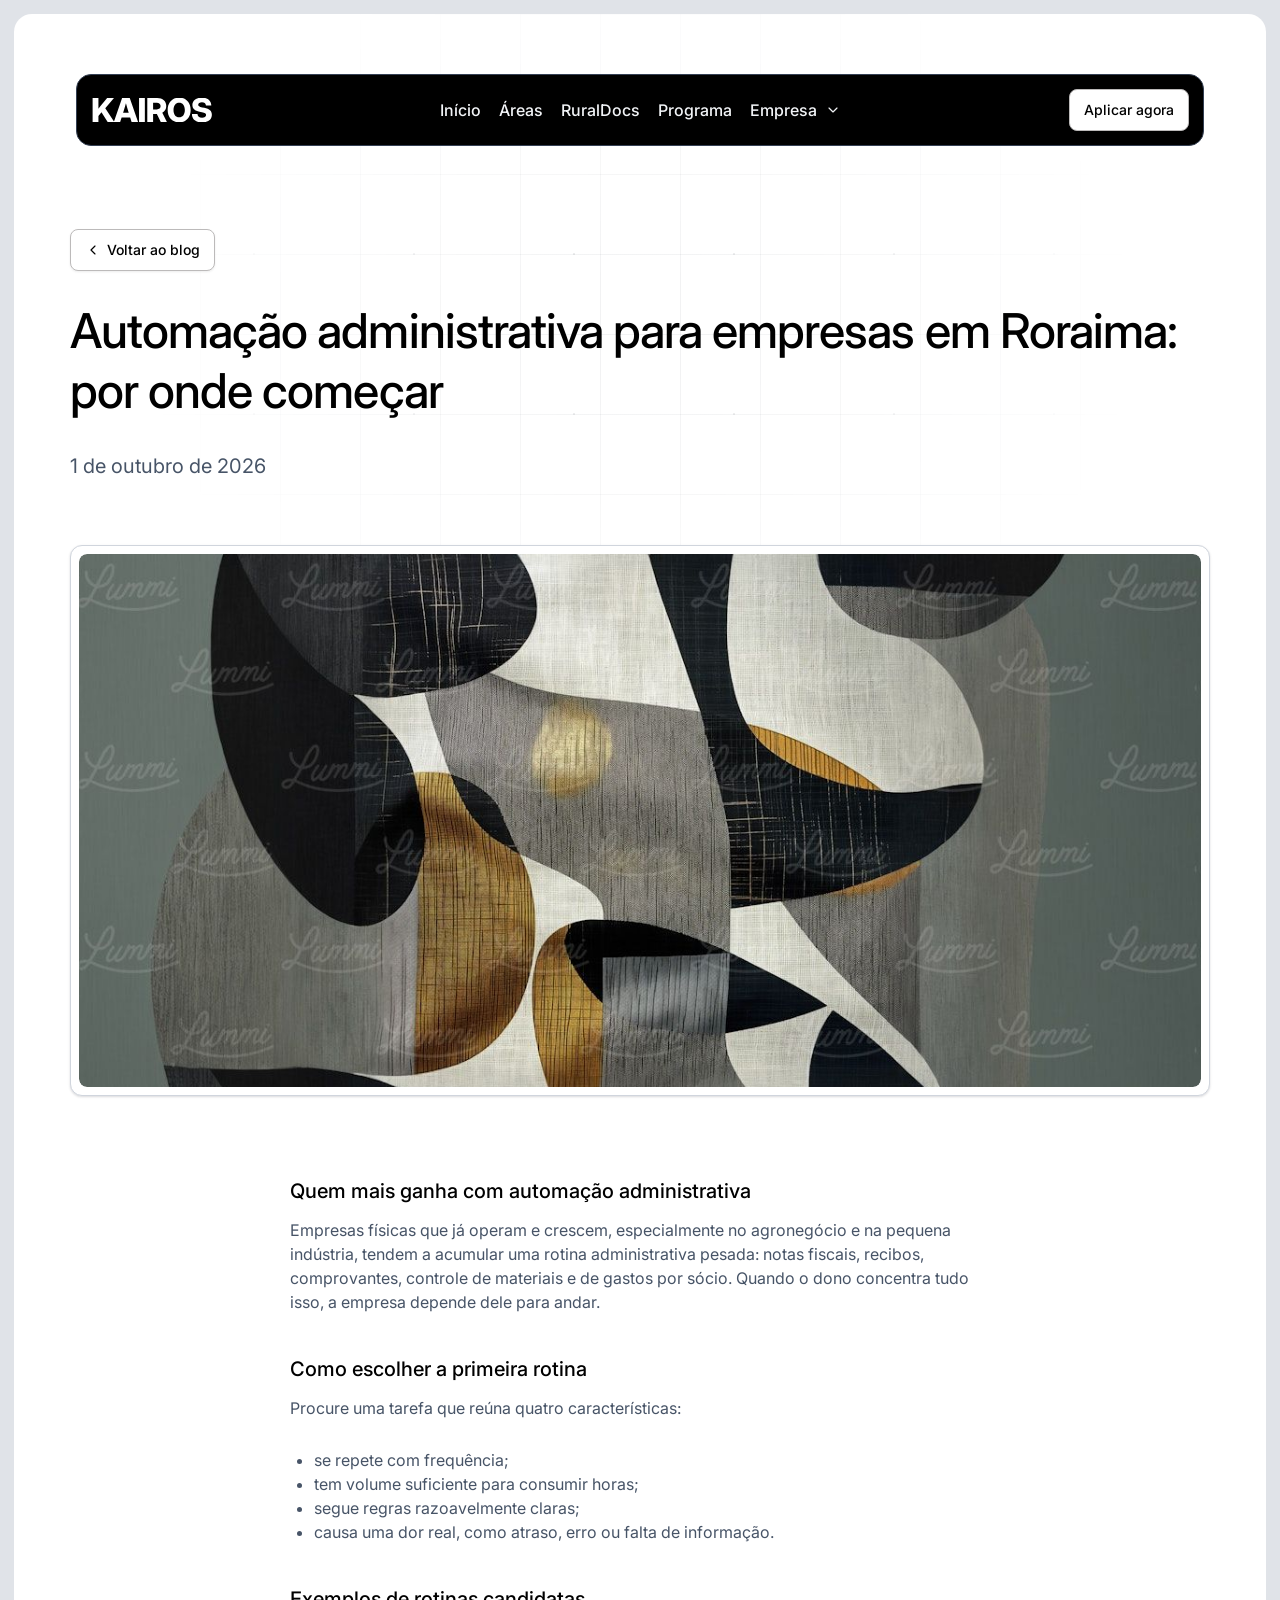
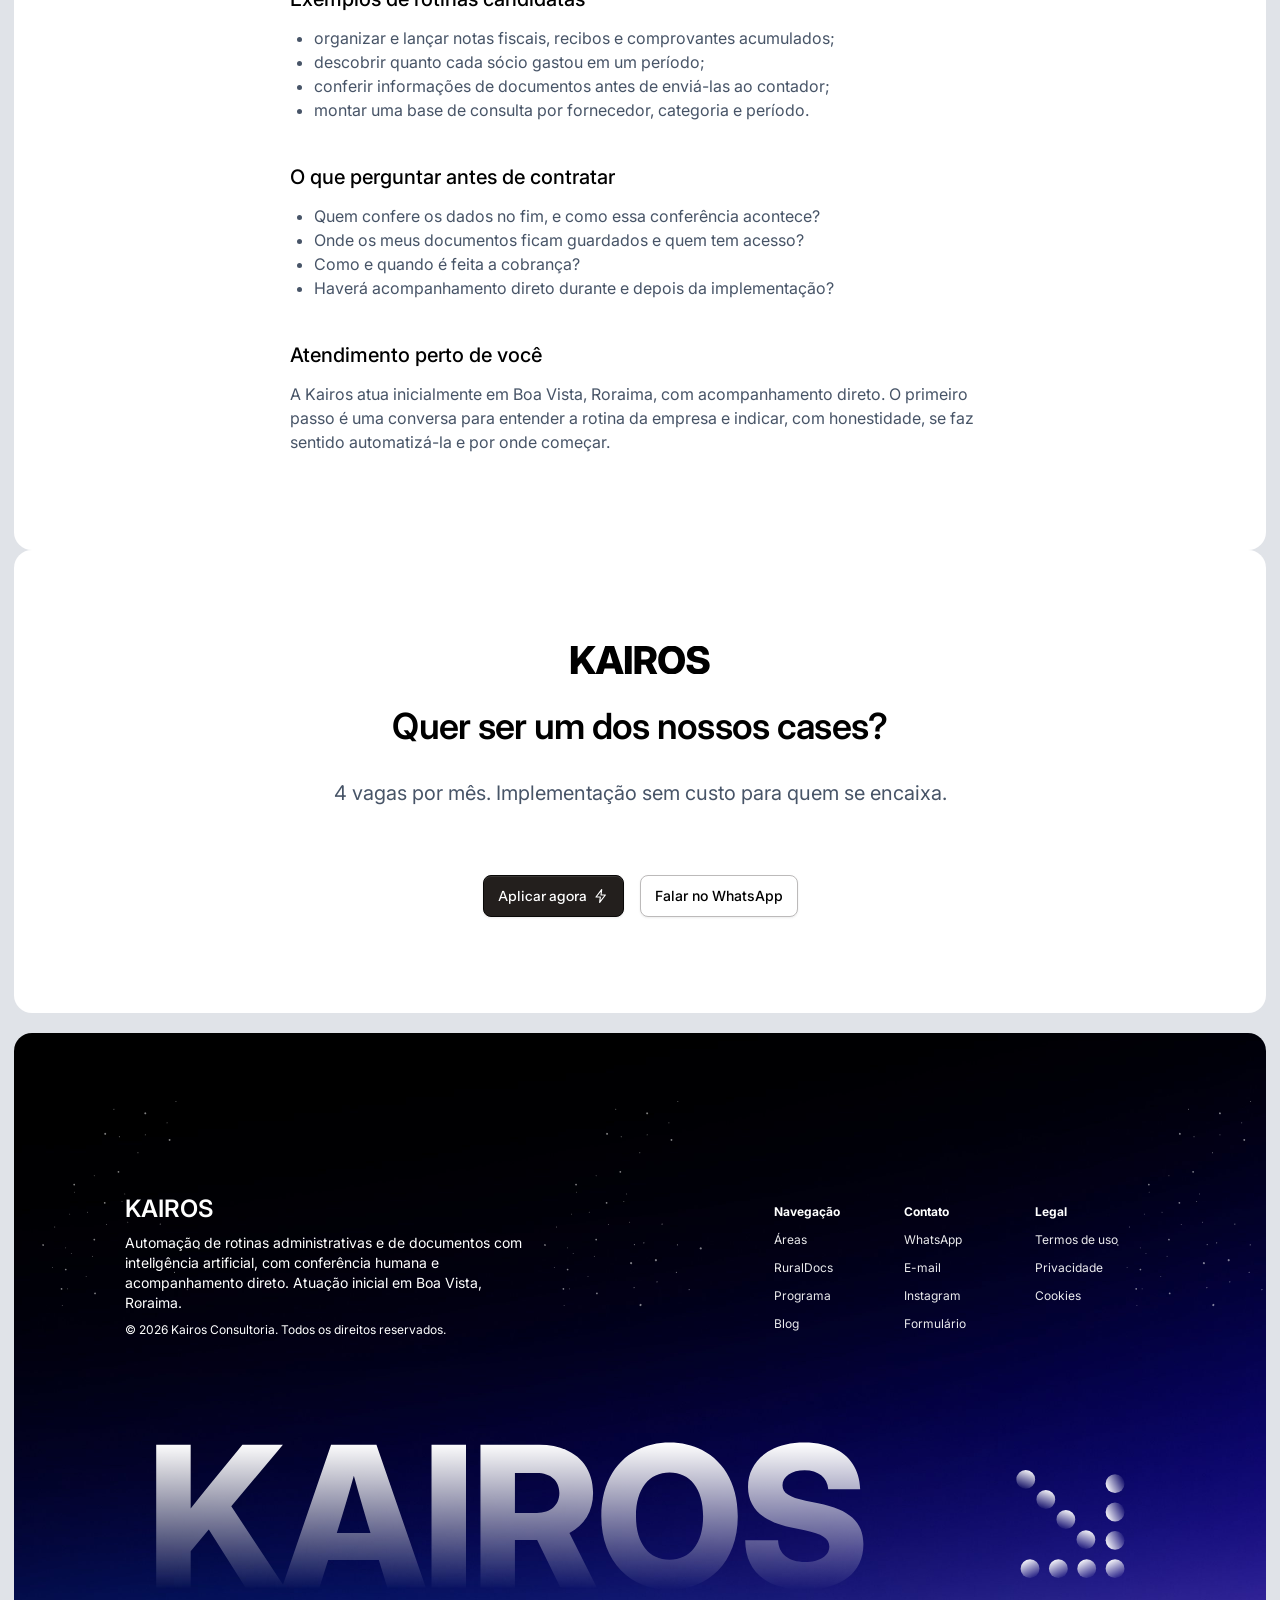
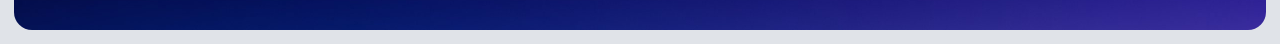
<file: atomify/atomify/blog-automacao-administrativa-roraima.html>
<!doctype html>
<html lang="pt-BR">
<head>
<meta charset="utf-8">
<meta name="viewport" content="width=device-width, initial-scale=1">
<title>Automação administrativa para empresas em Roraima: por onde começar — Blog Kairos</title>
<meta name="description" content="Guia para donos de empresas do agronegócio e da pequena indústria em Boa Vista e Roraima sobre como escolher a primeira rotina administrativa para automatizar com IA.">
<meta name="theme-color" content="#e0e3e8">
<meta property="og:type" content="website">
<meta property="og:locale" content="pt_BR">
<meta property="og:site_name" content="Kairos Consultoria">
<meta property="og:title" content="Automação administrativa para empresas em Roraima: por onde começar — Blog Kairos">
<meta property="og:description" content="Guia para donos de empresas do agronegócio e da pequena indústria em Boa Vista e Roraima sobre como escolher a primeira rotina administrativa para automatizar com IA.">
<link rel="icon" href="assets/favicon.svg" type="image/svg+xml">
<link rel="preconnect" href="https://fonts.googleapis.com">
<link rel="preconnect" href="https://fonts.gstatic.com" crossorigin>
<link href="https://fonts.googleapis.com/css2?family=Inter:wght@400;500;600;700&family=Instrument+Sans:wght@500;600&family=Geist:wght@400;500;600&family=Michroma&family=Poppins:wght@700&display=swap" rel="stylesheet">
<link rel="stylesheet" href="css/style.css?v=21">
<script>document.documentElement.className+=" js"</script>
<script type="application/ld+json">
{"@context":"https://schema.org","@type":"BlogPosting","headline":"Automação administrativa para empresas em Roraima: por onde começar","datePublished":"2026-10-01","inLanguage":"pt-BR","author":{"@type":"Organization","name":"Kairos Consultoria"},"publisher":{"@type":"Organization","name":"Kairos Consultoria"},"description":"Guia para donos de empresas do agronegócio e da pequena indústria em Boa Vista e Roraima sobre como escolher a primeira rotina administrativa para automatizar com IA."}
</script>
</head>
<body class="blog-detail">
<a class="skip-link" href="#main">Ir para o conteúdo</a>
<svg width="0" height="0" style="position:absolute" aria-hidden="true" focusable="false"><defs><symbol id="i-mail" viewBox="0 0 24 24"><rect x="3" y="5" width="18" height="14" rx="2"/><path d="m3.5 7 8.5 6 8.5-6"/></symbol><symbol id="i-inbox" viewBox="0 0 24 24"><rect x="3" y="4" width="18" height="16" rx="2"/><path d="M3 13h5l1.2 2.2h5.6L16 13h5"/><path d="M8 8.5h8"/></symbol><symbol id="i-headphones" viewBox="0 0 24 24"><path d="M4 15v-3a8 8 0 0 1 16 0v3"/><rect x="3" y="14" width="4.5" height="6.5" rx="1.8"/><rect x="16.5" y="14" width="4.5" height="6.5" rx="1.8"/></symbol><symbol id="i-pin" viewBox="0 0 24 24"><path d="M12 21.5s-7-6-7-11.3a7 7 0 0 1 14 0c0 5.3-7 11.3-7 11.3z"/><circle cx="12" cy="10.2" r="2.6"/></symbol><symbol id="i-chat-q" viewBox="0 0 24 24"><path d="M12 3.2a8.8 8.8 0 1 0 4.4 16.4L21 21l-1.3-4.5A8.8 8.8 0 0 0 12 3.2z"/><path d="M9.6 9.6a2.5 2.5 0 1 1 3.6 2.2c-.8.4-1.2 1-1.2 1.8"/><path d="M12 16.6h.01"/></symbol><symbol id="i-code" viewBox="0 0 24 24"><path d="m8 8-4 4 4 4"/><path d="m16 8 4 4-4 4"/><path d="m13.5 5-3 14"/></symbol><symbol id="i-scale" viewBox="0 0 24 24"><rect x="3" y="3" width="18" height="18" rx="2.5"/><path d="M13.5 10.5 19 5"/><path d="M14.5 5H19v4.5"/><path d="M10.5 13.5 5 19"/><path d="M9.5 19H5v-4.5"/></symbol><symbol id="i-share" viewBox="0 0 24 24"><circle cx="6" cy="12" r="2.6"/><circle cx="18" cy="6" r="2.6"/><circle cx="18" cy="18" r="2.6"/><path d="m8.3 10.8 7.4-3.6"/><path d="m8.3 13.2 7.4 3.6"/></symbol><symbol id="i-stopwatch" viewBox="0 0 24 24"><circle cx="12" cy="13.5" r="7.5"/><path d="M12 9.5v4l2.5 1.5"/><path d="M9.5 2.8h5"/></symbol><symbol id="i-wifi" viewBox="0 0 24 24"><path d="M3.5 9.3a12 12 0 0 1 17 0"/><path d="M6.8 12.6a7.3 7.3 0 0 1 10.4 0"/><path d="M9.8 15.7a3 3 0 0 1 4.4 0"/><path d="M12 19h.01"/></symbol><symbol id="i-user-sq" viewBox="0 0 24 24"><rect x="3" y="3" width="18" height="18" rx="3"/><circle cx="12" cy="10" r="2.6"/><path d="M6.8 18c.7-2.5 2.7-3.7 5.2-3.7s4.5 1.2 5.2 3.7"/></symbol><symbol id="i-check-circle" viewBox="0 0 24 24"><circle cx="12" cy="12" r="9.5"/><path d="m8 12.3 2.8 2.8L16.2 9.5"/></symbol><symbol id="i-chev-down" viewBox="0 0 24 24"><path d="m6 9 6 6 6-6"/></symbol><symbol id="i-chev-up" viewBox="0 0 24 24"><path d="m18 15-6-6-6 6"/></symbol><symbol id="i-chev-left" viewBox="0 0 24 24"><path d="m15 6-6 6 6 6"/></symbol><symbol id="i-chev-right" viewBox="0 0 24 24"><path d="m9 6 6 6-6 6"/></symbol><symbol id="i-arrow-right" viewBox="0 0 24 24"><path d="M5 12h14"/><path d="m13 6 6 6-6 6"/></symbol><symbol id="i-bolt" viewBox="0 0 24 24"><path d="M13 2.5 4.5 13.5H11l-1 8 8.5-11H12l1-8z"/></symbol><symbol id="i-download" viewBox="0 0 24 24"><circle cx="12" cy="12" r="9.5"/><path d="M12 7.5v8"/><path d="m8.5 12.5 3.5 3.5 3.5-3.5"/></symbol><symbol id="i-chat-oval" viewBox="0 0 24 24"><ellipse cx="12" cy="11" rx="8.5" ry="7.2"/><path d="m8.5 17.5-1 3.5 4-2.4"/></symbol><symbol id="i-arrow-bl" viewBox="0 0 24 24"><circle cx="12" cy="12" r="9.5"/><path d="m15.5 8.5-7 7"/><path d="M9 9.5v6h6"/></symbol><symbol id="i-menu" viewBox="0 0 24 24"><path d="M4 7h16M4 12h16M4 17h16"/></symbol><symbol id="i-x" viewBox="0 0 24 24"><path d="m6 6 12 12M18 6 6 18"/></symbol><symbol id="i-play" viewBox="0 0 24 24"><path d="M7 4.5v15a.8.8 0 0 0 1.2.7l12.3-7.5a.8.8 0 0 0 0-1.4L8.2 3.8A.8.8 0 0 0 7 4.5z" fill="currentColor" stroke="none"/></symbol><symbol id="i-instagram" viewBox="0 0 24 24"><rect x="3.5" y="3.5" width="17" height="17" rx="5"/><circle cx="12" cy="12" r="4"/><path d="M17 7h.01"/></symbol></defs></svg>
<div class="page">
  <main id="main">
  <section class="section section--page ">
    <div class="mask-grid" aria-hidden="true"></div>
  <header class="nav" id="nav">
    <a class="logo" href="index.html" aria-label="Kairos — página inicial"><img class="brandmark" src="assets/kairos.svg" alt="Kairos" width="122" height="24"></a>
    <nav class="nav__links" aria-label="Principal">
      <a class="nav__link" href="index.html">Início</a>
      <a class="nav__link" href="index.html#areas">Áreas</a>
      <a class="nav__link" href="ruraldocs.html">RuralDocs</a>
      <a class="nav__link" href="oferta.html">Programa</a>
      <div class="nav__item"><button class="nav__trigger" type="button" aria-expanded="false" aria-haspopup="true" aria-controls="menu-empresa">Empresa<svg class="icon icon--16" aria-hidden="true" focusable="false" ><use href="#i-chev-down"/></svg></button><div class="nav__menu" id="menu-empresa"><a href="sobre.html">Sobre a Kairos<small>Quem somos e como trabalhamos</small></a><a href="blog.html" aria-current="page">Blog<small>Conteúdo sobre automação administrativa</small></a><a href="contato.html">Contato<small>Fale com a gente</small></a></div></div>
      <a class="btn nav__panel-cta" href="contato.html#aplicacao">Aplicar agora</a>
    </nav>
    <a class="btn nav__cta" href="contato.html#aplicacao">Aplicar agora</a>
    <button class="nav__burger" type="button" aria-label="Abrir menu" aria-expanded="false"><svg class="icon" aria-hidden="true" focusable="false" ><use href="#i-menu"/></svg></button>
  </header>

    <div class="content stack-64">
      <div class="text-block text-block--left" style="max-width:1188px">
        <a class="btn btn--light" href="blog.html"><svg class="icon icon--16" aria-hidden="true" focusable="false" ><use href="#i-chev-left"/></svg>Voltar ao blog</a>
        <h1 class="h-lg">Automação administrativa para empresas em Roraima: por onde começar</h1>
        <p class="lead"><time datetime="2026-10-01">1 de outubro de 2026</time></p>
      </div>
      <div class="shot shot--full" style="width:100%"><div class="shot__img"><img src="assets/img/blog-4.png" alt="" width="1170" height="535"></div></div>
      <div class="article">
        <section><h2>Quem mais ganha com automação administrativa</h2><p>Empresas físicas que já operam e crescem, especialmente no agronegócio e na pequena indústria, tendem a acumular uma rotina administrativa pesada: notas fiscais, recibos, comprovantes, controle de materiais e de gastos por sócio. Quando o dono concentra tudo isso, a empresa depende dele para andar.</p></section>
        <section><h2>Como escolher a primeira rotina</h2><p>Procure uma tarefa que reúna quatro características:</p><ul><li>se repete com frequência;</li><li>tem volume suficiente para consumir horas;</li><li>segue regras razoavelmente claras;</li><li>causa uma dor real, como atraso, erro ou falta de informação.</li></ul></section>
        <section><h2>Exemplos de rotinas candidatas</h2><ul><li>organizar e lançar notas fiscais, recibos e comprovantes acumulados;</li><li>descobrir quanto cada sócio gastou em um período;</li><li>conferir informações de documentos antes de enviá-las ao contador;</li><li>montar uma base de consulta por fornecedor, categoria e período.</li></ul></section>
        <section><h2>O que perguntar antes de contratar</h2><ul><li>Quem confere os dados no fim, e como essa conferência acontece?</li><li>Onde os meus documentos ficam guardados e quem tem acesso?</li><li>Como e quando é feita a cobrança?</li><li>Haverá acompanhamento direto durante e depois da implementação?</li></ul></section>
        <section><h2>Atendimento perto de você</h2><p>A Kairos atua inicialmente em Boa Vista, Roraima, com acompanhamento direto. O primeiro passo é uma conversa para entender a rotina da empresa e indicar, com honestidade, se faz sentido automatizá-la e por onde começar.</p></section>
      </div>
    </div>
  </section>

  <section class="section cta" aria-labelledby="cta-title">
    <div class="cta__in">
      <div class="cta__txt">
        <img class="brandmark brandmark--lg" src="assets/kairos.svg" alt="Kairos" width="142" height="28">
        <h2 id="cta-title">Quer ser um dos nossos cases?</h2>
        <p>4 vagas por mês. Implementação sem custo para quem se encaixa.</p>
      </div>
      <div class="btn-row">
        <a class="btn btn--dark" href="contato.html#aplicacao">Aplicar agora <svg class="icon icon--16" aria-hidden="true" focusable="false" ><use href="#i-bolt"/></svg></a>
        <a class="btn btn--light" href="https://wa.me/5595984104479?text=Ol%C3%A1%21%20Vim%20pelo%20site%20da%20Kairos%20e%20quero%20ver%20o%20que%20podem%20automatizar%20na%20minha%20empresa." target="_blank" rel="noopener">Falar no WhatsApp</a>
      </div>
    </div>
  </section>
  </main>
  <footer class="footer">
    <img class="footer__art" src="assets/footer-art.svg?v=2" alt="" aria-hidden="true">
    <div class="footer__in">
      <div class="footer__brand">
        <strong>KAIROS</strong>
        <p>Automação de rotinas administrativas e de documentos com inteligência artificial, com conferência humana e acompanhamento direto. Atuação inicial em Boa Vista, Roraima.</p>
        <small>© 2026 Kairos Consultoria. Todos os direitos reservados.</small>
      </div>
      <nav class="footer__nav" aria-label="Rodapé">
        <div class="footer__col"><h4>Navegação</h4>
          <a href="index.html#areas">Áreas</a><a href="ruraldocs.html">RuralDocs</a><a href="oferta.html">Programa</a><a href="blog.html">Blog</a></div>
        <div class="footer__col"><h4>Contato</h4>
          <a href="https://wa.me/5595984104479?text=Ol%C3%A1%21%20Vim%20pelo%20site%20da%20Kairos%20e%20quero%20ver%20o%20que%20podem%20automatizar%20na%20minha%20empresa." target="_blank" rel="noopener">WhatsApp</a><a href="mailto:therafadourado@gmail.com">E-mail</a><a href="https://instagram.com/orafaeldourado" target="_blank" rel="noopener">Instagram</a><a href="contato.html">Formulário</a></div>
        <div class="footer__col"><h4>Legal</h4>
          <a href="termos.html">Termos de uso</a><a href="privacidade.html">Privacidade</a><a href="privacidade.html#cookies">Cookies</a></div>
      </nav>
    </div>
  </footer>
</div>
<a class="sticky-cta" href="contato.html#aplicacao" aria-label="Aplicar agora">Aplicar agora <span>· 4 vagas por mês</span></a>
<script src="js/main.js?v=5"></script>
</body>
</html>
</file>
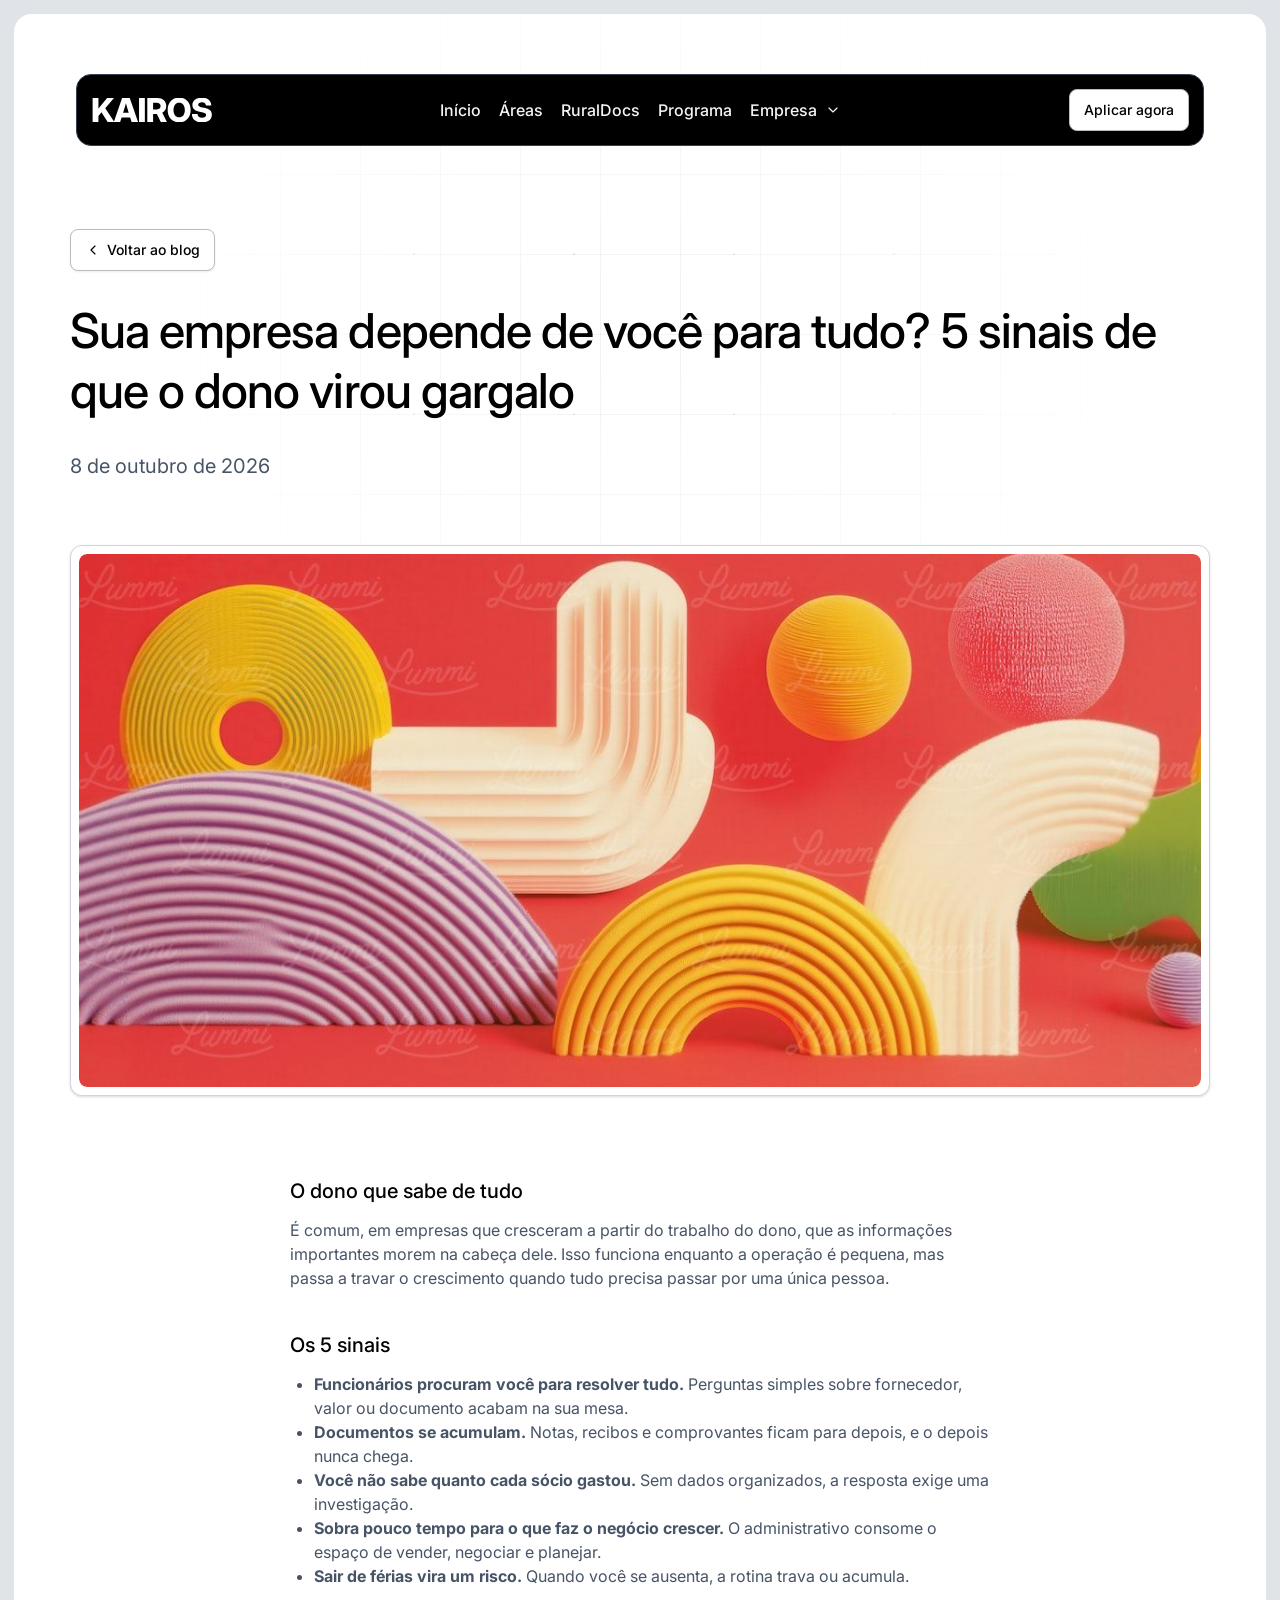
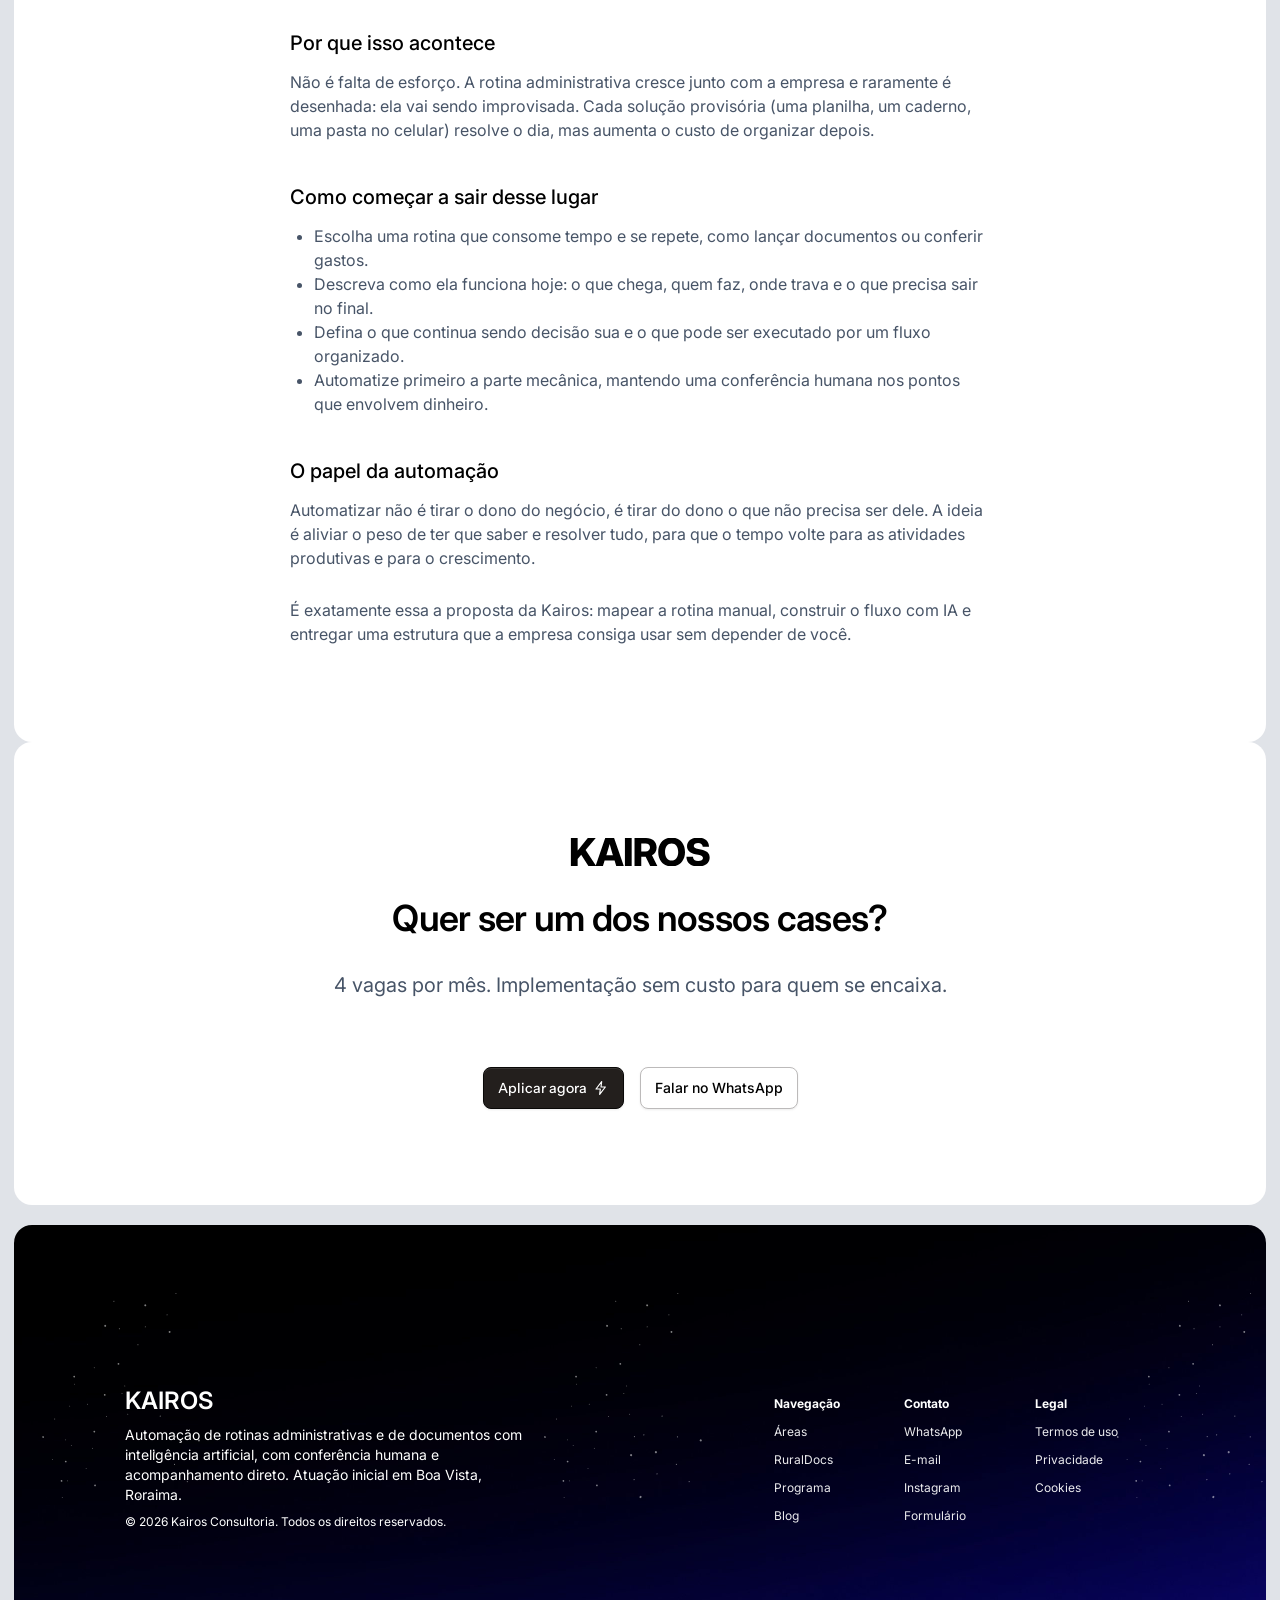
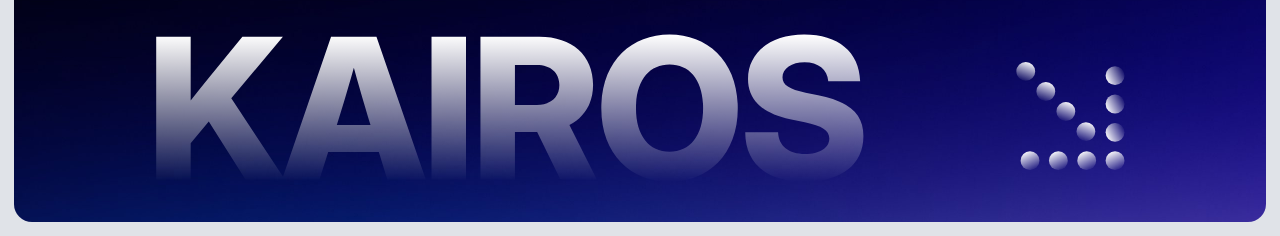
<file: atomify/atomify/blog-empresa-depende-do-dono.html>
<!doctype html>
<html lang="pt-BR">
<head>
<meta charset="utf-8">
<meta name="viewport" content="width=device-width, initial-scale=1">
<title>Sua empresa depende de você para tudo? 5 sinais de que o dono virou gargalo — Blog Kairos</title>
<meta name="description" content="Cinco sinais de que o dono concentra informação e decisões demais, e como começar a tirar o peso do administrativo para sobrar tempo de crescer.">
<meta name="theme-color" content="#e0e3e8">
<meta property="og:type" content="website">
<meta property="og:locale" content="pt_BR">
<meta property="og:site_name" content="Kairos Consultoria">
<meta property="og:title" content="Sua empresa depende de você para tudo? 5 sinais de que o dono virou gargalo — Blog Kairos">
<meta property="og:description" content="Cinco sinais de que o dono concentra informação e decisões demais, e como começar a tirar o peso do administrativo para sobrar tempo de crescer.">
<link rel="icon" href="assets/favicon.svg" type="image/svg+xml">
<link rel="preconnect" href="https://fonts.googleapis.com">
<link rel="preconnect" href="https://fonts.gstatic.com" crossorigin>
<link href="https://fonts.googleapis.com/css2?family=Inter:wght@400;500;600;700&family=Instrument+Sans:wght@500;600&family=Geist:wght@400;500;600&family=Michroma&family=Poppins:wght@700&display=swap" rel="stylesheet">
<link rel="stylesheet" href="css/style.css?v=21">
<script>document.documentElement.className+=" js"</script>
<script type="application/ld+json">
{"@context":"https://schema.org","@type":"BlogPosting","headline":"Sua empresa depende de você para tudo? 5 sinais de que o dono virou gargalo","datePublished":"2026-10-08","inLanguage":"pt-BR","author":{"@type":"Organization","name":"Kairos Consultoria"},"publisher":{"@type":"Organization","name":"Kairos Consultoria"},"description":"Cinco sinais de que o dono concentra informação e decisões demais, e como começar a tirar o peso do administrativo para sobrar tempo de crescer."}
</script>
</head>
<body class="blog-detail">
<a class="skip-link" href="#main">Ir para o conteúdo</a>
<svg width="0" height="0" style="position:absolute" aria-hidden="true" focusable="false"><defs><symbol id="i-mail" viewBox="0 0 24 24"><rect x="3" y="5" width="18" height="14" rx="2"/><path d="m3.5 7 8.5 6 8.5-6"/></symbol><symbol id="i-inbox" viewBox="0 0 24 24"><rect x="3" y="4" width="18" height="16" rx="2"/><path d="M3 13h5l1.2 2.2h5.6L16 13h5"/><path d="M8 8.5h8"/></symbol><symbol id="i-headphones" viewBox="0 0 24 24"><path d="M4 15v-3a8 8 0 0 1 16 0v3"/><rect x="3" y="14" width="4.5" height="6.5" rx="1.8"/><rect x="16.5" y="14" width="4.5" height="6.5" rx="1.8"/></symbol><symbol id="i-pin" viewBox="0 0 24 24"><path d="M12 21.5s-7-6-7-11.3a7 7 0 0 1 14 0c0 5.3-7 11.3-7 11.3z"/><circle cx="12" cy="10.2" r="2.6"/></symbol><symbol id="i-chat-q" viewBox="0 0 24 24"><path d="M12 3.2a8.8 8.8 0 1 0 4.4 16.4L21 21l-1.3-4.5A8.8 8.8 0 0 0 12 3.2z"/><path d="M9.6 9.6a2.5 2.5 0 1 1 3.6 2.2c-.8.4-1.2 1-1.2 1.8"/><path d="M12 16.6h.01"/></symbol><symbol id="i-code" viewBox="0 0 24 24"><path d="m8 8-4 4 4 4"/><path d="m16 8 4 4-4 4"/><path d="m13.5 5-3 14"/></symbol><symbol id="i-scale" viewBox="0 0 24 24"><rect x="3" y="3" width="18" height="18" rx="2.5"/><path d="M13.5 10.5 19 5"/><path d="M14.5 5H19v4.5"/><path d="M10.5 13.5 5 19"/><path d="M9.5 19H5v-4.5"/></symbol><symbol id="i-share" viewBox="0 0 24 24"><circle cx="6" cy="12" r="2.6"/><circle cx="18" cy="6" r="2.6"/><circle cx="18" cy="18" r="2.6"/><path d="m8.3 10.8 7.4-3.6"/><path d="m8.3 13.2 7.4 3.6"/></symbol><symbol id="i-stopwatch" viewBox="0 0 24 24"><circle cx="12" cy="13.5" r="7.5"/><path d="M12 9.5v4l2.5 1.5"/><path d="M9.5 2.8h5"/></symbol><symbol id="i-wifi" viewBox="0 0 24 24"><path d="M3.5 9.3a12 12 0 0 1 17 0"/><path d="M6.8 12.6a7.3 7.3 0 0 1 10.4 0"/><path d="M9.8 15.7a3 3 0 0 1 4.4 0"/><path d="M12 19h.01"/></symbol><symbol id="i-user-sq" viewBox="0 0 24 24"><rect x="3" y="3" width="18" height="18" rx="3"/><circle cx="12" cy="10" r="2.6"/><path d="M6.8 18c.7-2.5 2.7-3.7 5.2-3.7s4.5 1.2 5.2 3.7"/></symbol><symbol id="i-check-circle" viewBox="0 0 24 24"><circle cx="12" cy="12" r="9.5"/><path d="m8 12.3 2.8 2.8L16.2 9.5"/></symbol><symbol id="i-chev-down" viewBox="0 0 24 24"><path d="m6 9 6 6 6-6"/></symbol><symbol id="i-chev-up" viewBox="0 0 24 24"><path d="m18 15-6-6-6 6"/></symbol><symbol id="i-chev-left" viewBox="0 0 24 24"><path d="m15 6-6 6 6 6"/></symbol><symbol id="i-chev-right" viewBox="0 0 24 24"><path d="m9 6 6 6-6 6"/></symbol><symbol id="i-arrow-right" viewBox="0 0 24 24"><path d="M5 12h14"/><path d="m13 6 6 6-6 6"/></symbol><symbol id="i-bolt" viewBox="0 0 24 24"><path d="M13 2.5 4.5 13.5H11l-1 8 8.5-11H12l1-8z"/></symbol><symbol id="i-download" viewBox="0 0 24 24"><circle cx="12" cy="12" r="9.5"/><path d="M12 7.5v8"/><path d="m8.5 12.5 3.5 3.5 3.5-3.5"/></symbol><symbol id="i-chat-oval" viewBox="0 0 24 24"><ellipse cx="12" cy="11" rx="8.5" ry="7.2"/><path d="m8.5 17.5-1 3.5 4-2.4"/></symbol><symbol id="i-arrow-bl" viewBox="0 0 24 24"><circle cx="12" cy="12" r="9.5"/><path d="m15.5 8.5-7 7"/><path d="M9 9.5v6h6"/></symbol><symbol id="i-menu" viewBox="0 0 24 24"><path d="M4 7h16M4 12h16M4 17h16"/></symbol><symbol id="i-x" viewBox="0 0 24 24"><path d="m6 6 12 12M18 6 6 18"/></symbol><symbol id="i-play" viewBox="0 0 24 24"><path d="M7 4.5v15a.8.8 0 0 0 1.2.7l12.3-7.5a.8.8 0 0 0 0-1.4L8.2 3.8A.8.8 0 0 0 7 4.5z" fill="currentColor" stroke="none"/></symbol><symbol id="i-instagram" viewBox="0 0 24 24"><rect x="3.5" y="3.5" width="17" height="17" rx="5"/><circle cx="12" cy="12" r="4"/><path d="M17 7h.01"/></symbol></defs></svg>
<div class="page">
  <main id="main">
  <section class="section section--page ">
    <div class="mask-grid" aria-hidden="true"></div>
  <header class="nav" id="nav">
    <a class="logo" href="index.html" aria-label="Kairos — página inicial"><img class="brandmark" src="assets/kairos.svg" alt="Kairos" width="122" height="24"></a>
    <nav class="nav__links" aria-label="Principal">
      <a class="nav__link" href="index.html">Início</a>
      <a class="nav__link" href="index.html#areas">Áreas</a>
      <a class="nav__link" href="ruraldocs.html">RuralDocs</a>
      <a class="nav__link" href="oferta.html">Programa</a>
      <div class="nav__item"><button class="nav__trigger" type="button" aria-expanded="false" aria-haspopup="true" aria-controls="menu-empresa">Empresa<svg class="icon icon--16" aria-hidden="true" focusable="false" ><use href="#i-chev-down"/></svg></button><div class="nav__menu" id="menu-empresa"><a href="sobre.html">Sobre a Kairos<small>Quem somos e como trabalhamos</small></a><a href="blog.html" aria-current="page">Blog<small>Conteúdo sobre automação administrativa</small></a><a href="contato.html">Contato<small>Fale com a gente</small></a></div></div>
      <a class="btn nav__panel-cta" href="contato.html#aplicacao">Aplicar agora</a>
    </nav>
    <a class="btn nav__cta" href="contato.html#aplicacao">Aplicar agora</a>
    <button class="nav__burger" type="button" aria-label="Abrir menu" aria-expanded="false"><svg class="icon" aria-hidden="true" focusable="false" ><use href="#i-menu"/></svg></button>
  </header>

    <div class="content stack-64">
      <div class="text-block text-block--left" style="max-width:1188px">
        <a class="btn btn--light" href="blog.html"><svg class="icon icon--16" aria-hidden="true" focusable="false" ><use href="#i-chev-left"/></svg>Voltar ao blog</a>
        <h1 class="h-lg">Sua empresa depende de você para tudo? 5 sinais de que o dono virou gargalo</h1>
        <p class="lead"><time datetime="2026-10-08">8 de outubro de 2026</time></p>
      </div>
      <div class="shot shot--full" style="width:100%"><div class="shot__img"><img src="assets/img/blog-1.png" alt="" width="1170" height="535"></div></div>
      <div class="article">
        <section><h2>O dono que sabe de tudo</h2><p>É comum, em empresas que cresceram a partir do trabalho do dono, que as informações importantes morem na cabeça dele. Isso funciona enquanto a operação é pequena, mas passa a travar o crescimento quando tudo precisa passar por uma única pessoa.</p></section>
        <section><h2>Os 5 sinais</h2><ul><li><strong>Funcionários procuram você para resolver tudo.</strong> Perguntas simples sobre fornecedor, valor ou documento acabam na sua mesa.</li><li><strong>Documentos se acumulam.</strong> Notas, recibos e comprovantes ficam para depois, e o depois nunca chega.</li><li><strong>Você não sabe quanto cada sócio gastou.</strong> Sem dados organizados, a resposta exige uma investigação.</li><li><strong>Sobra pouco tempo para o que faz o negócio crescer.</strong> O administrativo consome o espaço de vender, negociar e planejar.</li><li><strong>Sair de férias vira um risco.</strong> Quando você se ausenta, a rotina trava ou acumula.</li></ul></section>
        <section><h2>Por que isso acontece</h2><p>Não é falta de esforço. A rotina administrativa cresce junto com a empresa e raramente é desenhada: ela vai sendo improvisada. Cada solução provisória (uma planilha, um caderno, uma pasta no celular) resolve o dia, mas aumenta o custo de organizar depois.</p></section>
        <section><h2>Como começar a sair desse lugar</h2><ul><li>Escolha uma rotina que consome tempo e se repete, como lançar documentos ou conferir gastos.</li><li>Descreva como ela funciona hoje: o que chega, quem faz, onde trava e o que precisa sair no final.</li><li>Defina o que continua sendo decisão sua e o que pode ser executado por um fluxo organizado.</li><li>Automatize primeiro a parte mecânica, mantendo uma conferência humana nos pontos que envolvem dinheiro.</li></ul></section>
        <section><h2>O papel da automação</h2><p>Automatizar não é tirar o dono do negócio, é tirar do dono o que não precisa ser dele. A ideia é aliviar o peso de ter que saber e resolver tudo, para que o tempo volte para as atividades produtivas e para o crescimento.</p><p>É exatamente essa a proposta da Kairos: mapear a rotina manual, construir o fluxo com IA e entregar uma estrutura que a empresa consiga usar sem depender de você.</p></section>
      </div>
    </div>
  </section>

  <section class="section cta" aria-labelledby="cta-title">
    <div class="cta__in">
      <div class="cta__txt">
        <img class="brandmark brandmark--lg" src="assets/kairos.svg" alt="Kairos" width="142" height="28">
        <h2 id="cta-title">Quer ser um dos nossos cases?</h2>
        <p>4 vagas por mês. Implementação sem custo para quem se encaixa.</p>
      </div>
      <div class="btn-row">
        <a class="btn btn--dark" href="contato.html#aplicacao">Aplicar agora <svg class="icon icon--16" aria-hidden="true" focusable="false" ><use href="#i-bolt"/></svg></a>
        <a class="btn btn--light" href="https://wa.me/5595984104479?text=Ol%C3%A1%21%20Vim%20pelo%20site%20da%20Kairos%20e%20quero%20ver%20o%20que%20podem%20automatizar%20na%20minha%20empresa." target="_blank" rel="noopener">Falar no WhatsApp</a>
      </div>
    </div>
  </section>
  </main>
  <footer class="footer">
    <img class="footer__art" src="assets/footer-art.svg?v=2" alt="" aria-hidden="true">
    <div class="footer__in">
      <div class="footer__brand">
        <strong>KAIROS</strong>
        <p>Automação de rotinas administrativas e de documentos com inteligência artificial, com conferência humana e acompanhamento direto. Atuação inicial em Boa Vista, Roraima.</p>
        <small>© 2026 Kairos Consultoria. Todos os direitos reservados.</small>
      </div>
      <nav class="footer__nav" aria-label="Rodapé">
        <div class="footer__col"><h4>Navegação</h4>
          <a href="index.html#areas">Áreas</a><a href="ruraldocs.html">RuralDocs</a><a href="oferta.html">Programa</a><a href="blog.html">Blog</a></div>
        <div class="footer__col"><h4>Contato</h4>
          <a href="https://wa.me/5595984104479?text=Ol%C3%A1%21%20Vim%20pelo%20site%20da%20Kairos%20e%20quero%20ver%20o%20que%20podem%20automatizar%20na%20minha%20empresa." target="_blank" rel="noopener">WhatsApp</a><a href="mailto:therafadourado@gmail.com">E-mail</a><a href="https://instagram.com/orafaeldourado" target="_blank" rel="noopener">Instagram</a><a href="contato.html">Formulário</a></div>
        <div class="footer__col"><h4>Legal</h4>
          <a href="termos.html">Termos de uso</a><a href="privacidade.html">Privacidade</a><a href="privacidade.html#cookies">Cookies</a></div>
      </nav>
    </div>
  </footer>
</div>
<a class="sticky-cta" href="contato.html#aplicacao" aria-label="Aplicar agora">Aplicar agora <span>· 4 vagas por mês</span></a>
<script src="js/main.js?v=5"></script>
</body>
</html>
</file>
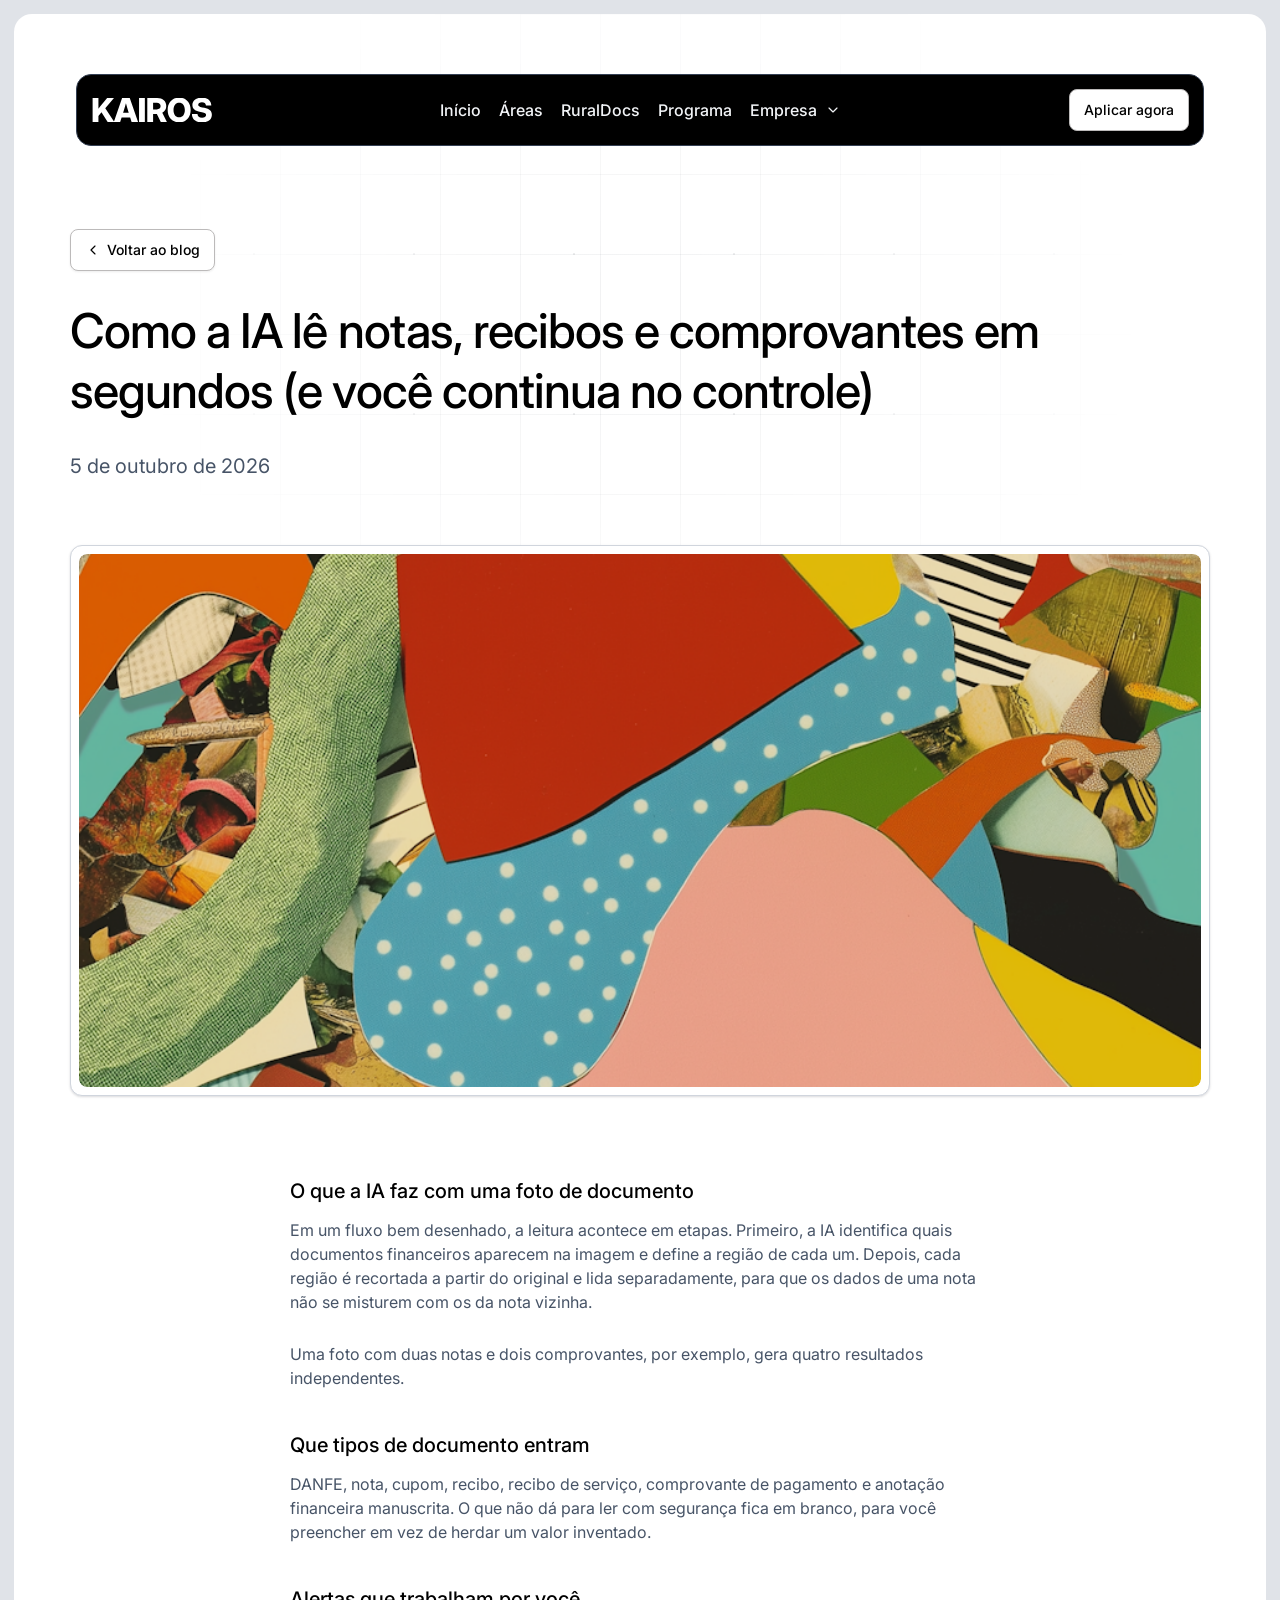
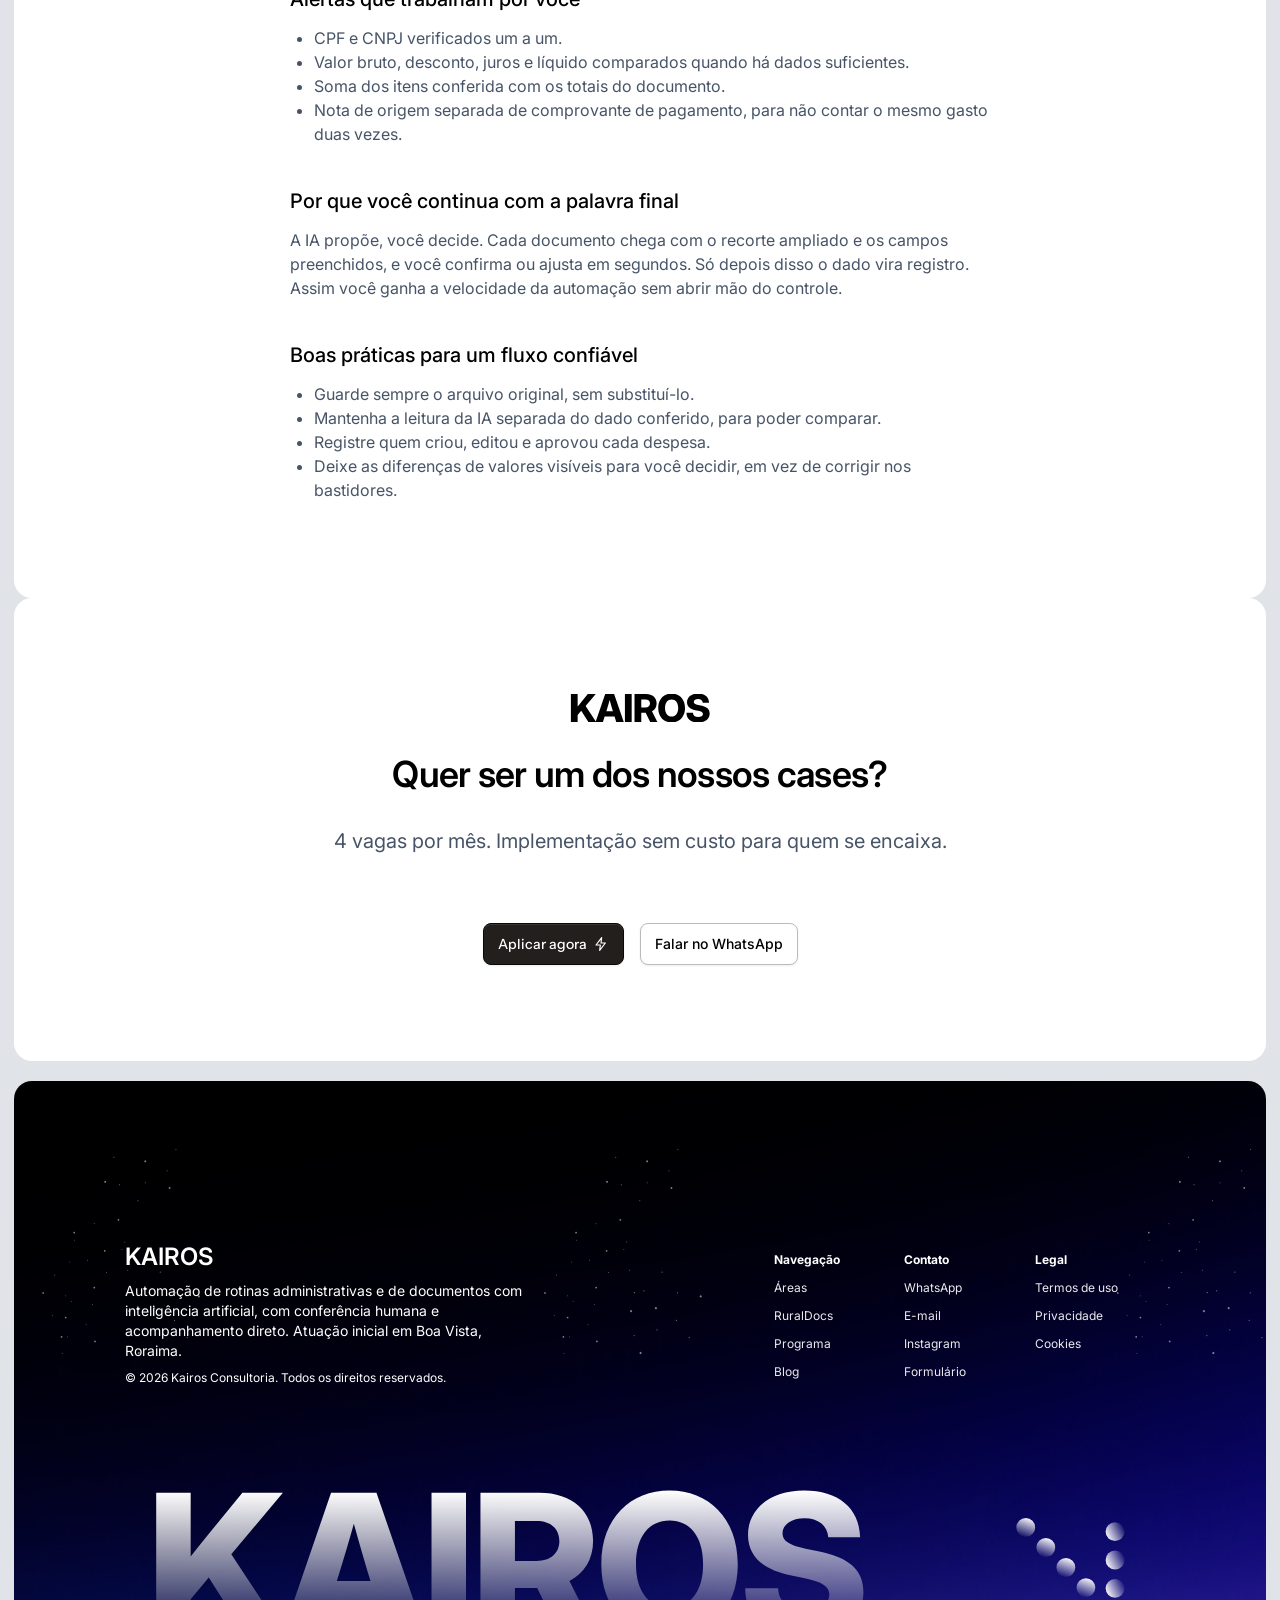
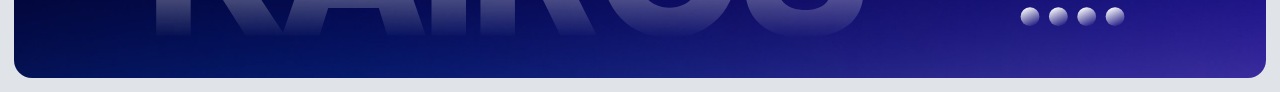
<file: atomify/atomify/blog-ia-le-notas-e-recibos.html>
<!doctype html>
<html lang="pt-BR">
<head>
<meta charset="utf-8">
<meta name="viewport" content="width=device-width, initial-scale=1">
<title>Como a IA lê notas, recibos e comprovantes em segundos (e você continua no controle) — Blog Kairos</title>
<meta name="description" content="Entenda como a inteligência artificial identifica e extrai dados de notas fiscais, cupons e recibos, e como você mantém o controle de tudo o que vira registro.">
<meta name="theme-color" content="#e0e3e8">
<meta property="og:type" content="website">
<meta property="og:locale" content="pt_BR">
<meta property="og:site_name" content="Kairos Consultoria">
<meta property="og:title" content="Como a IA lê notas, recibos e comprovantes em segundos (e você continua no controle) — Blog Kairos">
<meta property="og:description" content="Entenda como a inteligência artificial identifica e extrai dados de notas fiscais, cupons e recibos, e como você mantém o controle de tudo o que vira registro.">
<link rel="icon" href="assets/favicon.svg" type="image/svg+xml">
<link rel="preconnect" href="https://fonts.googleapis.com">
<link rel="preconnect" href="https://fonts.gstatic.com" crossorigin>
<link href="https://fonts.googleapis.com/css2?family=Inter:wght@400;500;600;700&family=Instrument+Sans:wght@500;600&family=Geist:wght@400;500;600&family=Michroma&family=Poppins:wght@700&display=swap" rel="stylesheet">
<link rel="stylesheet" href="css/style.css?v=21">
<script>document.documentElement.className+=" js"</script>
<script type="application/ld+json">
{"@context":"https://schema.org","@type":"BlogPosting","headline":"Como a IA lê notas, recibos e comprovantes em segundos (e você continua no controle)","datePublished":"2026-10-05","inLanguage":"pt-BR","author":{"@type":"Organization","name":"Kairos Consultoria"},"publisher":{"@type":"Organization","name":"Kairos Consultoria"},"description":"Entenda como a inteligência artificial identifica e extrai dados de notas fiscais, cupons e recibos, e como você mantém o controle de tudo o que vira registro."}
</script>
</head>
<body class="blog-detail">
<a class="skip-link" href="#main">Ir para o conteúdo</a>
<svg width="0" height="0" style="position:absolute" aria-hidden="true" focusable="false"><defs><symbol id="i-mail" viewBox="0 0 24 24"><rect x="3" y="5" width="18" height="14" rx="2"/><path d="m3.5 7 8.5 6 8.5-6"/></symbol><symbol id="i-inbox" viewBox="0 0 24 24"><rect x="3" y="4" width="18" height="16" rx="2"/><path d="M3 13h5l1.2 2.2h5.6L16 13h5"/><path d="M8 8.5h8"/></symbol><symbol id="i-headphones" viewBox="0 0 24 24"><path d="M4 15v-3a8 8 0 0 1 16 0v3"/><rect x="3" y="14" width="4.5" height="6.5" rx="1.8"/><rect x="16.5" y="14" width="4.5" height="6.5" rx="1.8"/></symbol><symbol id="i-pin" viewBox="0 0 24 24"><path d="M12 21.5s-7-6-7-11.3a7 7 0 0 1 14 0c0 5.3-7 11.3-7 11.3z"/><circle cx="12" cy="10.2" r="2.6"/></symbol><symbol id="i-chat-q" viewBox="0 0 24 24"><path d="M12 3.2a8.8 8.8 0 1 0 4.4 16.4L21 21l-1.3-4.5A8.8 8.8 0 0 0 12 3.2z"/><path d="M9.6 9.6a2.5 2.5 0 1 1 3.6 2.2c-.8.4-1.2 1-1.2 1.8"/><path d="M12 16.6h.01"/></symbol><symbol id="i-code" viewBox="0 0 24 24"><path d="m8 8-4 4 4 4"/><path d="m16 8 4 4-4 4"/><path d="m13.5 5-3 14"/></symbol><symbol id="i-scale" viewBox="0 0 24 24"><rect x="3" y="3" width="18" height="18" rx="2.5"/><path d="M13.5 10.5 19 5"/><path d="M14.5 5H19v4.5"/><path d="M10.5 13.5 5 19"/><path d="M9.5 19H5v-4.5"/></symbol><symbol id="i-share" viewBox="0 0 24 24"><circle cx="6" cy="12" r="2.6"/><circle cx="18" cy="6" r="2.6"/><circle cx="18" cy="18" r="2.6"/><path d="m8.3 10.8 7.4-3.6"/><path d="m8.3 13.2 7.4 3.6"/></symbol><symbol id="i-stopwatch" viewBox="0 0 24 24"><circle cx="12" cy="13.5" r="7.5"/><path d="M12 9.5v4l2.5 1.5"/><path d="M9.5 2.8h5"/></symbol><symbol id="i-wifi" viewBox="0 0 24 24"><path d="M3.5 9.3a12 12 0 0 1 17 0"/><path d="M6.8 12.6a7.3 7.3 0 0 1 10.4 0"/><path d="M9.8 15.7a3 3 0 0 1 4.4 0"/><path d="M12 19h.01"/></symbol><symbol id="i-user-sq" viewBox="0 0 24 24"><rect x="3" y="3" width="18" height="18" rx="3"/><circle cx="12" cy="10" r="2.6"/><path d="M6.8 18c.7-2.5 2.7-3.7 5.2-3.7s4.5 1.2 5.2 3.7"/></symbol><symbol id="i-check-circle" viewBox="0 0 24 24"><circle cx="12" cy="12" r="9.5"/><path d="m8 12.3 2.8 2.8L16.2 9.5"/></symbol><symbol id="i-chev-down" viewBox="0 0 24 24"><path d="m6 9 6 6 6-6"/></symbol><symbol id="i-chev-up" viewBox="0 0 24 24"><path d="m18 15-6-6-6 6"/></symbol><symbol id="i-chev-left" viewBox="0 0 24 24"><path d="m15 6-6 6 6 6"/></symbol><symbol id="i-chev-right" viewBox="0 0 24 24"><path d="m9 6 6 6-6 6"/></symbol><symbol id="i-arrow-right" viewBox="0 0 24 24"><path d="M5 12h14"/><path d="m13 6 6 6-6 6"/></symbol><symbol id="i-bolt" viewBox="0 0 24 24"><path d="M13 2.5 4.5 13.5H11l-1 8 8.5-11H12l1-8z"/></symbol><symbol id="i-download" viewBox="0 0 24 24"><circle cx="12" cy="12" r="9.5"/><path d="M12 7.5v8"/><path d="m8.5 12.5 3.5 3.5 3.5-3.5"/></symbol><symbol id="i-chat-oval" viewBox="0 0 24 24"><ellipse cx="12" cy="11" rx="8.5" ry="7.2"/><path d="m8.5 17.5-1 3.5 4-2.4"/></symbol><symbol id="i-arrow-bl" viewBox="0 0 24 24"><circle cx="12" cy="12" r="9.5"/><path d="m15.5 8.5-7 7"/><path d="M9 9.5v6h6"/></symbol><symbol id="i-menu" viewBox="0 0 24 24"><path d="M4 7h16M4 12h16M4 17h16"/></symbol><symbol id="i-x" viewBox="0 0 24 24"><path d="m6 6 12 12M18 6 6 18"/></symbol><symbol id="i-play" viewBox="0 0 24 24"><path d="M7 4.5v15a.8.8 0 0 0 1.2.7l12.3-7.5a.8.8 0 0 0 0-1.4L8.2 3.8A.8.8 0 0 0 7 4.5z" fill="currentColor" stroke="none"/></symbol><symbol id="i-instagram" viewBox="0 0 24 24"><rect x="3.5" y="3.5" width="17" height="17" rx="5"/><circle cx="12" cy="12" r="4"/><path d="M17 7h.01"/></symbol></defs></svg>
<div class="page">
  <main id="main">
  <section class="section section--page ">
    <div class="mask-grid" aria-hidden="true"></div>
  <header class="nav" id="nav">
    <a class="logo" href="index.html" aria-label="Kairos — página inicial"><img class="brandmark" src="assets/kairos.svg" alt="Kairos" width="122" height="24"></a>
    <nav class="nav__links" aria-label="Principal">
      <a class="nav__link" href="index.html">Início</a>
      <a class="nav__link" href="index.html#areas">Áreas</a>
      <a class="nav__link" href="ruraldocs.html">RuralDocs</a>
      <a class="nav__link" href="oferta.html">Programa</a>
      <div class="nav__item"><button class="nav__trigger" type="button" aria-expanded="false" aria-haspopup="true" aria-controls="menu-empresa">Empresa<svg class="icon icon--16" aria-hidden="true" focusable="false" ><use href="#i-chev-down"/></svg></button><div class="nav__menu" id="menu-empresa"><a href="sobre.html">Sobre a Kairos<small>Quem somos e como trabalhamos</small></a><a href="blog.html" aria-current="page">Blog<small>Conteúdo sobre automação administrativa</small></a><a href="contato.html">Contato<small>Fale com a gente</small></a></div></div>
      <a class="btn nav__panel-cta" href="contato.html#aplicacao">Aplicar agora</a>
    </nav>
    <a class="btn nav__cta" href="contato.html#aplicacao">Aplicar agora</a>
    <button class="nav__burger" type="button" aria-label="Abrir menu" aria-expanded="false"><svg class="icon" aria-hidden="true" focusable="false" ><use href="#i-menu"/></svg></button>
  </header>

    <div class="content stack-64">
      <div class="text-block text-block--left" style="max-width:1188px">
        <a class="btn btn--light" href="blog.html"><svg class="icon icon--16" aria-hidden="true" focusable="false" ><use href="#i-chev-left"/></svg>Voltar ao blog</a>
        <h1 class="h-lg">Como a IA lê notas, recibos e comprovantes em segundos (e você continua no controle)</h1>
        <p class="lead"><time datetime="2026-10-05">5 de outubro de 2026</time></p>
      </div>
      <div class="shot shot--full" style="width:100%"><div class="shot__img"><img src="assets/img/blog-3.png" alt="" width="1170" height="535"></div></div>
      <div class="article">
        <section><h2>O que a IA faz com uma foto de documento</h2><p>Em um fluxo bem desenhado, a leitura acontece em etapas. Primeiro, a IA identifica quais documentos financeiros aparecem na imagem e define a região de cada um. Depois, cada região é recortada a partir do original e lida separadamente, para que os dados de uma nota não se misturem com os da nota vizinha.</p><p>Uma foto com duas notas e dois comprovantes, por exemplo, gera quatro resultados independentes.</p></section>
        <section><h2>Que tipos de documento entram</h2><p>DANFE, nota, cupom, recibo, recibo de serviço, comprovante de pagamento e anotação financeira manuscrita. O que não dá para ler com segurança fica em branco, para você preencher em vez de herdar um valor inventado.</p></section>
        <section><h2>Alertas que trabalham por você</h2><ul><li>CPF e CNPJ verificados um a um.</li><li>Valor bruto, desconto, juros e líquido comparados quando há dados suficientes.</li><li>Soma dos itens conferida com os totais do documento.</li><li>Nota de origem separada de comprovante de pagamento, para não contar o mesmo gasto duas vezes.</li></ul></section>
        <section><h2>Por que você continua com a palavra final</h2><p>A IA propõe, você decide. Cada documento chega com o recorte ampliado e os campos preenchidos, e você confirma ou ajusta em segundos. Só depois disso o dado vira registro. Assim você ganha a velocidade da automação sem abrir mão do controle.</p></section>
        <section><h2>Boas práticas para um fluxo confiável</h2><ul><li>Guarde sempre o arquivo original, sem substituí-lo.</li><li>Mantenha a leitura da IA separada do dado conferido, para poder comparar.</li><li>Registre quem criou, editou e aprovou cada despesa.</li><li>Deixe as diferenças de valores visíveis para você decidir, em vez de corrigir nos bastidores.</li></ul></section>
      </div>
    </div>
  </section>

  <section class="section cta" aria-labelledby="cta-title">
    <div class="cta__in">
      <div class="cta__txt">
        <img class="brandmark brandmark--lg" src="assets/kairos.svg" alt="Kairos" width="142" height="28">
        <h2 id="cta-title">Quer ser um dos nossos cases?</h2>
        <p>4 vagas por mês. Implementação sem custo para quem se encaixa.</p>
      </div>
      <div class="btn-row">
        <a class="btn btn--dark" href="contato.html#aplicacao">Aplicar agora <svg class="icon icon--16" aria-hidden="true" focusable="false" ><use href="#i-bolt"/></svg></a>
        <a class="btn btn--light" href="https://wa.me/5595984104479?text=Ol%C3%A1%21%20Vim%20pelo%20site%20da%20Kairos%20e%20quero%20ver%20o%20que%20podem%20automatizar%20na%20minha%20empresa." target="_blank" rel="noopener">Falar no WhatsApp</a>
      </div>
    </div>
  </section>
  </main>
  <footer class="footer">
    <img class="footer__art" src="assets/footer-art.svg?v=2" alt="" aria-hidden="true">
    <div class="footer__in">
      <div class="footer__brand">
        <strong>KAIROS</strong>
        <p>Automação de rotinas administrativas e de documentos com inteligência artificial, com conferência humana e acompanhamento direto. Atuação inicial em Boa Vista, Roraima.</p>
        <small>© 2026 Kairos Consultoria. Todos os direitos reservados.</small>
      </div>
      <nav class="footer__nav" aria-label="Rodapé">
        <div class="footer__col"><h4>Navegação</h4>
          <a href="index.html#areas">Áreas</a><a href="ruraldocs.html">RuralDocs</a><a href="oferta.html">Programa</a><a href="blog.html">Blog</a></div>
        <div class="footer__col"><h4>Contato</h4>
          <a href="https://wa.me/5595984104479?text=Ol%C3%A1%21%20Vim%20pelo%20site%20da%20Kairos%20e%20quero%20ver%20o%20que%20podem%20automatizar%20na%20minha%20empresa." target="_blank" rel="noopener">WhatsApp</a><a href="mailto:therafadourado@gmail.com">E-mail</a><a href="https://instagram.com/orafaeldourado" target="_blank" rel="noopener">Instagram</a><a href="contato.html">Formulário</a></div>
        <div class="footer__col"><h4>Legal</h4>
          <a href="termos.html">Termos de uso</a><a href="privacidade.html">Privacidade</a><a href="privacidade.html#cookies">Cookies</a></div>
      </nav>
    </div>
  </footer>
</div>
<a class="sticky-cta" href="contato.html#aplicacao" aria-label="Aplicar agora">Aplicar agora <span>· 4 vagas por mês</span></a>
<script src="js/main.js?v=5"></script>
</body>
</html>
</file>
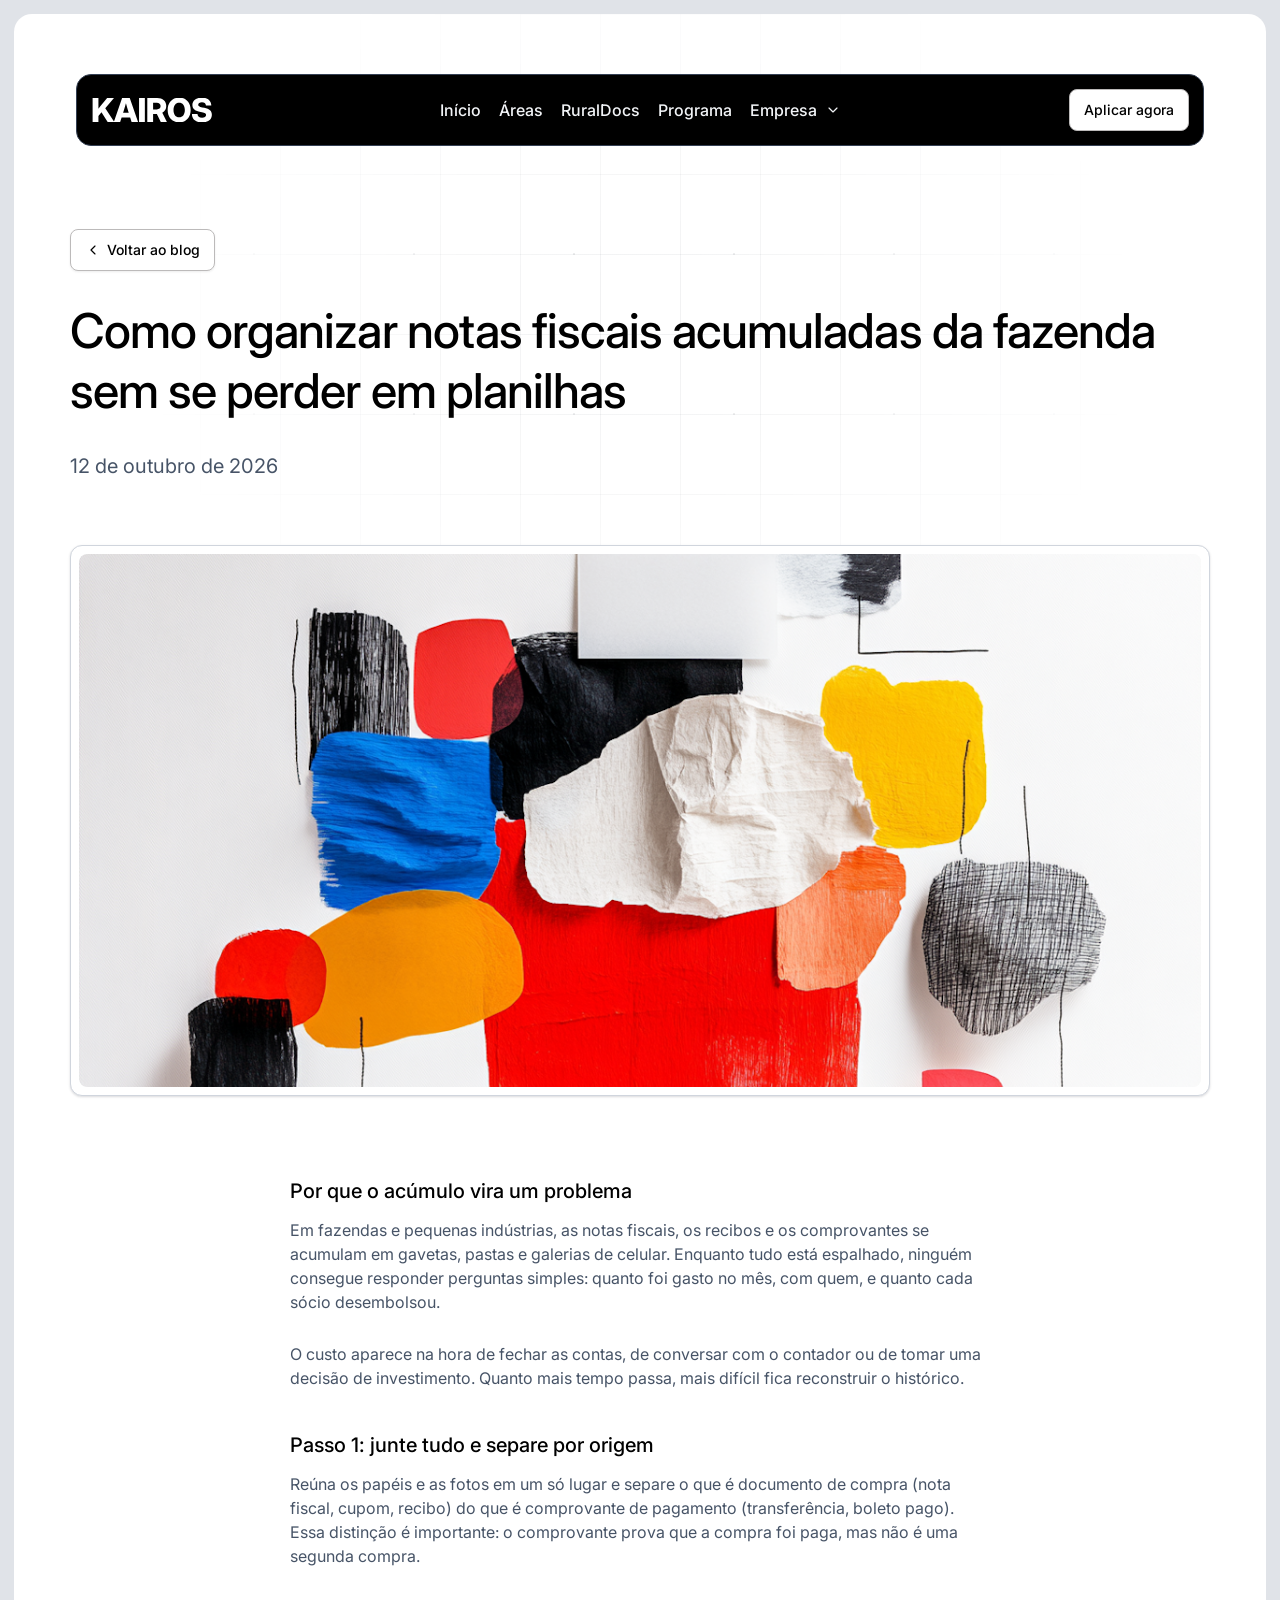
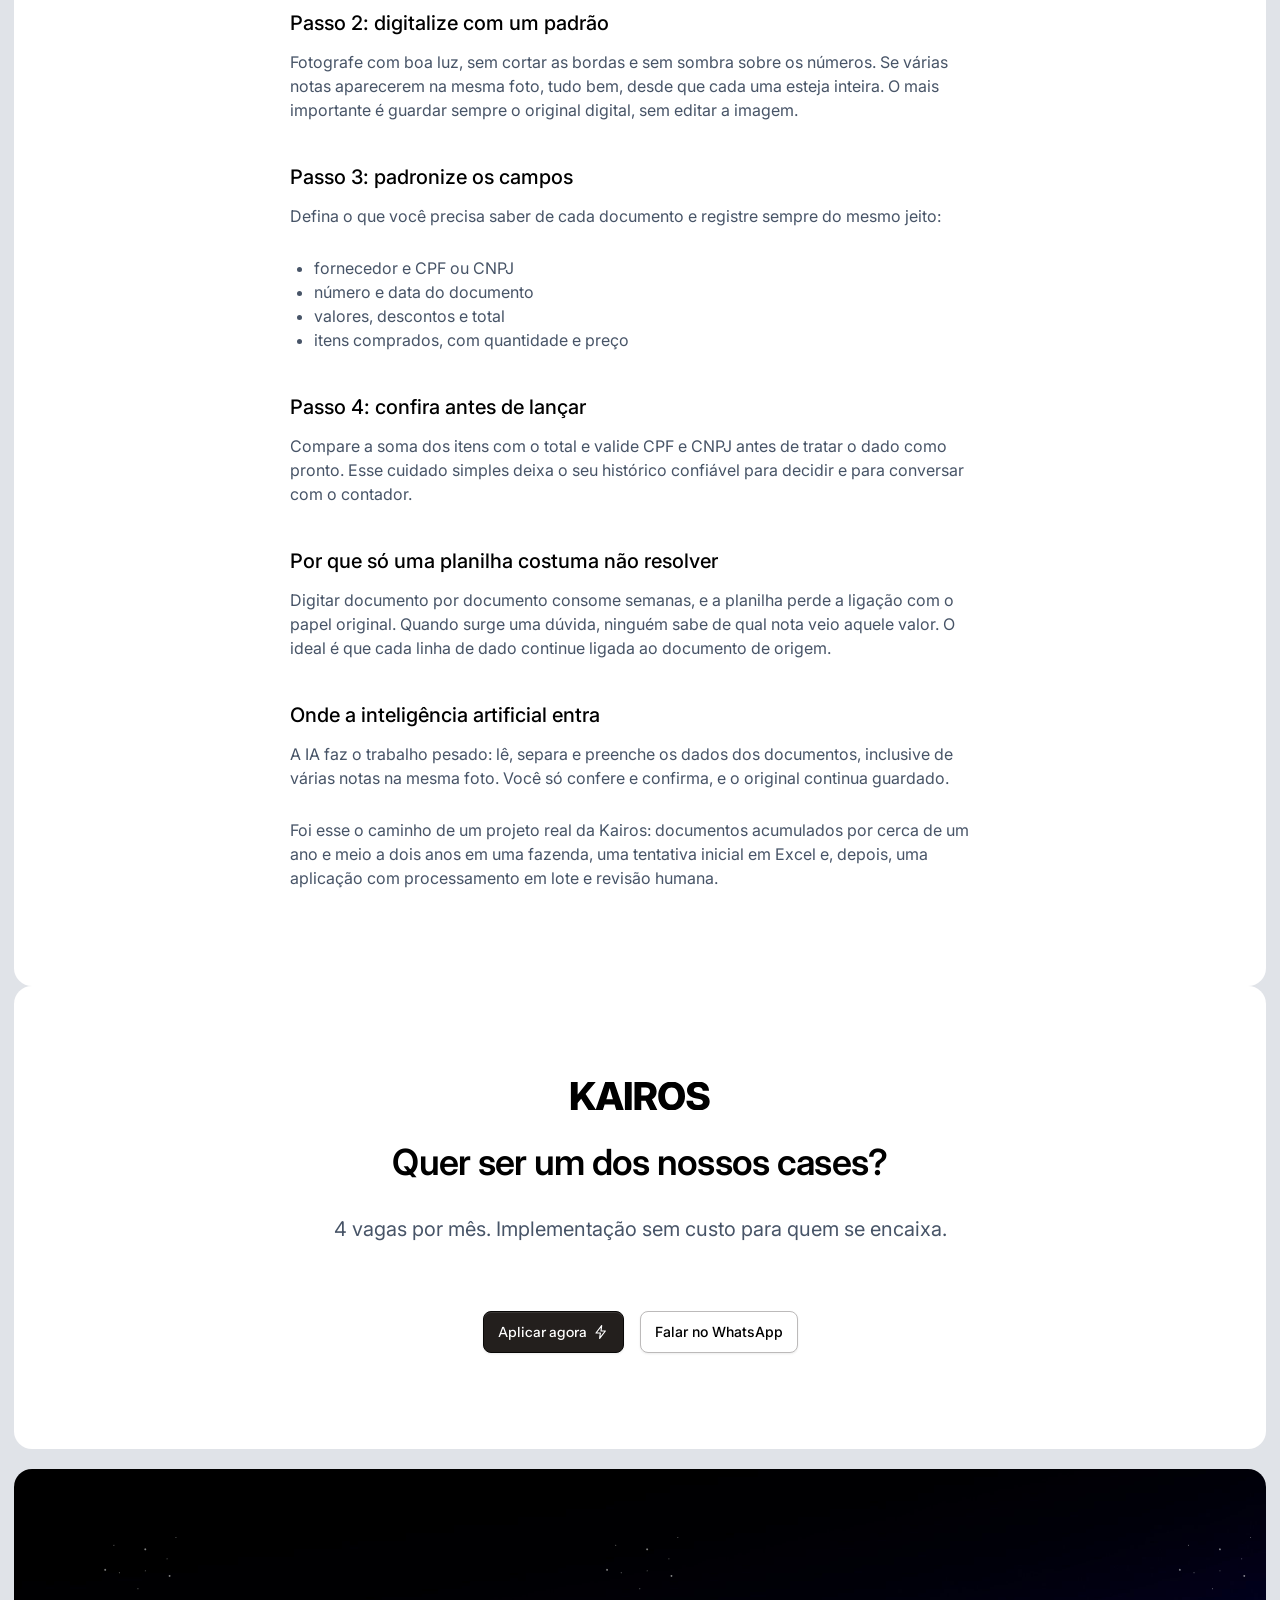
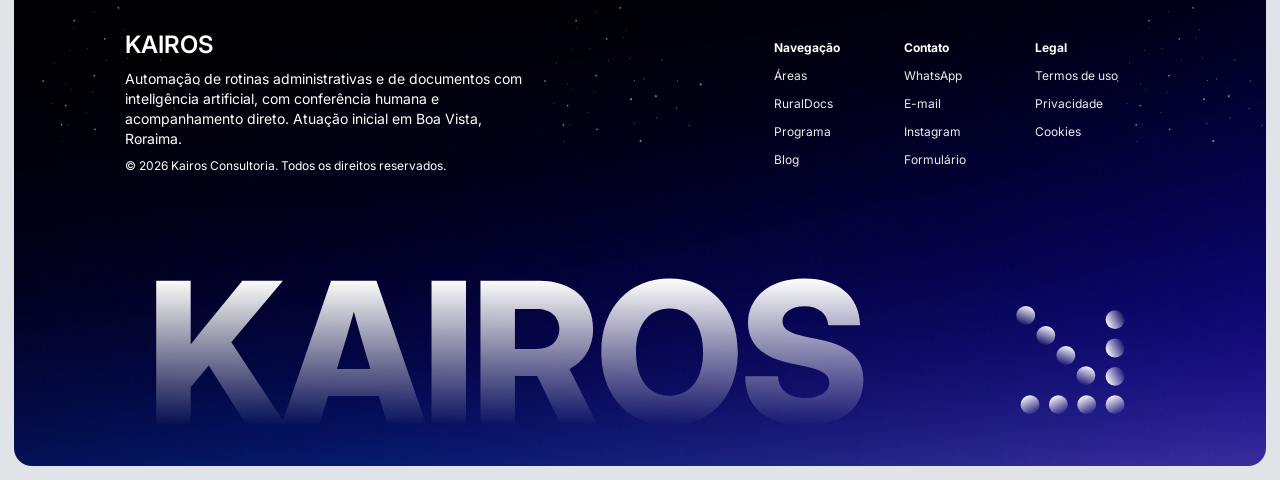
<file: atomify/atomify/blog-organizar-notas-fiscais-fazenda.html>
<!doctype html>
<html lang="pt-BR">
<head>
<meta charset="utf-8">
<meta name="viewport" content="width=device-width, initial-scale=1">
<title>Como organizar notas fiscais acumuladas da fazenda sem se perder em planilhas — Blog Kairos</title>
<meta name="description" content="Passo a passo para organizar notas fiscais, recibos e comprovantes acumulados: digitalizar, padronizar campos, separar comprovantes e conferir antes de lançar.">
<meta name="theme-color" content="#e0e3e8">
<meta property="og:type" content="website">
<meta property="og:locale" content="pt_BR">
<meta property="og:site_name" content="Kairos Consultoria">
<meta property="og:title" content="Como organizar notas fiscais acumuladas da fazenda sem se perder em planilhas — Blog Kairos">
<meta property="og:description" content="Passo a passo para organizar notas fiscais, recibos e comprovantes acumulados: digitalizar, padronizar campos, separar comprovantes e conferir antes de lançar.">
<link rel="icon" href="assets/favicon.svg" type="image/svg+xml">
<link rel="preconnect" href="https://fonts.googleapis.com">
<link rel="preconnect" href="https://fonts.gstatic.com" crossorigin>
<link href="https://fonts.googleapis.com/css2?family=Inter:wght@400;500;600;700&family=Instrument+Sans:wght@500;600&family=Geist:wght@400;500;600&family=Michroma&family=Poppins:wght@700&display=swap" rel="stylesheet">
<link rel="stylesheet" href="css/style.css?v=21">
<script>document.documentElement.className+=" js"</script>
<script type="application/ld+json">
{"@context":"https://schema.org","@type":"BlogPosting","headline":"Como organizar notas fiscais acumuladas da fazenda sem se perder em planilhas","datePublished":"2026-10-12","inLanguage":"pt-BR","author":{"@type":"Organization","name":"Kairos Consultoria"},"publisher":{"@type":"Organization","name":"Kairos Consultoria"},"description":"Passo a passo para organizar notas fiscais, recibos e comprovantes acumulados: digitalizar, padronizar campos, separar comprovantes e conferir antes de lançar."}
</script>
</head>
<body class="blog-detail">
<a class="skip-link" href="#main">Ir para o conteúdo</a>
<svg width="0" height="0" style="position:absolute" aria-hidden="true" focusable="false"><defs><symbol id="i-mail" viewBox="0 0 24 24"><rect x="3" y="5" width="18" height="14" rx="2"/><path d="m3.5 7 8.5 6 8.5-6"/></symbol><symbol id="i-inbox" viewBox="0 0 24 24"><rect x="3" y="4" width="18" height="16" rx="2"/><path d="M3 13h5l1.2 2.2h5.6L16 13h5"/><path d="M8 8.5h8"/></symbol><symbol id="i-headphones" viewBox="0 0 24 24"><path d="M4 15v-3a8 8 0 0 1 16 0v3"/><rect x="3" y="14" width="4.5" height="6.5" rx="1.8"/><rect x="16.5" y="14" width="4.5" height="6.5" rx="1.8"/></symbol><symbol id="i-pin" viewBox="0 0 24 24"><path d="M12 21.5s-7-6-7-11.3a7 7 0 0 1 14 0c0 5.3-7 11.3-7 11.3z"/><circle cx="12" cy="10.2" r="2.6"/></symbol><symbol id="i-chat-q" viewBox="0 0 24 24"><path d="M12 3.2a8.8 8.8 0 1 0 4.4 16.4L21 21l-1.3-4.5A8.8 8.8 0 0 0 12 3.2z"/><path d="M9.6 9.6a2.5 2.5 0 1 1 3.6 2.2c-.8.4-1.2 1-1.2 1.8"/><path d="M12 16.6h.01"/></symbol><symbol id="i-code" viewBox="0 0 24 24"><path d="m8 8-4 4 4 4"/><path d="m16 8 4 4-4 4"/><path d="m13.5 5-3 14"/></symbol><symbol id="i-scale" viewBox="0 0 24 24"><rect x="3" y="3" width="18" height="18" rx="2.5"/><path d="M13.5 10.5 19 5"/><path d="M14.5 5H19v4.5"/><path d="M10.5 13.5 5 19"/><path d="M9.5 19H5v-4.5"/></symbol><symbol id="i-share" viewBox="0 0 24 24"><circle cx="6" cy="12" r="2.6"/><circle cx="18" cy="6" r="2.6"/><circle cx="18" cy="18" r="2.6"/><path d="m8.3 10.8 7.4-3.6"/><path d="m8.3 13.2 7.4 3.6"/></symbol><symbol id="i-stopwatch" viewBox="0 0 24 24"><circle cx="12" cy="13.5" r="7.5"/><path d="M12 9.5v4l2.5 1.5"/><path d="M9.5 2.8h5"/></symbol><symbol id="i-wifi" viewBox="0 0 24 24"><path d="M3.5 9.3a12 12 0 0 1 17 0"/><path d="M6.8 12.6a7.3 7.3 0 0 1 10.4 0"/><path d="M9.8 15.7a3 3 0 0 1 4.4 0"/><path d="M12 19h.01"/></symbol><symbol id="i-user-sq" viewBox="0 0 24 24"><rect x="3" y="3" width="18" height="18" rx="3"/><circle cx="12" cy="10" r="2.6"/><path d="M6.8 18c.7-2.5 2.7-3.7 5.2-3.7s4.5 1.2 5.2 3.7"/></symbol><symbol id="i-check-circle" viewBox="0 0 24 24"><circle cx="12" cy="12" r="9.5"/><path d="m8 12.3 2.8 2.8L16.2 9.5"/></symbol><symbol id="i-chev-down" viewBox="0 0 24 24"><path d="m6 9 6 6 6-6"/></symbol><symbol id="i-chev-up" viewBox="0 0 24 24"><path d="m18 15-6-6-6 6"/></symbol><symbol id="i-chev-left" viewBox="0 0 24 24"><path d="m15 6-6 6 6 6"/></symbol><symbol id="i-chev-right" viewBox="0 0 24 24"><path d="m9 6 6 6-6 6"/></symbol><symbol id="i-arrow-right" viewBox="0 0 24 24"><path d="M5 12h14"/><path d="m13 6 6 6-6 6"/></symbol><symbol id="i-bolt" viewBox="0 0 24 24"><path d="M13 2.5 4.5 13.5H11l-1 8 8.5-11H12l1-8z"/></symbol><symbol id="i-download" viewBox="0 0 24 24"><circle cx="12" cy="12" r="9.5"/><path d="M12 7.5v8"/><path d="m8.5 12.5 3.5 3.5 3.5-3.5"/></symbol><symbol id="i-chat-oval" viewBox="0 0 24 24"><ellipse cx="12" cy="11" rx="8.5" ry="7.2"/><path d="m8.5 17.5-1 3.5 4-2.4"/></symbol><symbol id="i-arrow-bl" viewBox="0 0 24 24"><circle cx="12" cy="12" r="9.5"/><path d="m15.5 8.5-7 7"/><path d="M9 9.5v6h6"/></symbol><symbol id="i-menu" viewBox="0 0 24 24"><path d="M4 7h16M4 12h16M4 17h16"/></symbol><symbol id="i-x" viewBox="0 0 24 24"><path d="m6 6 12 12M18 6 6 18"/></symbol><symbol id="i-play" viewBox="0 0 24 24"><path d="M7 4.5v15a.8.8 0 0 0 1.2.7l12.3-7.5a.8.8 0 0 0 0-1.4L8.2 3.8A.8.8 0 0 0 7 4.5z" fill="currentColor" stroke="none"/></symbol><symbol id="i-instagram" viewBox="0 0 24 24"><rect x="3.5" y="3.5" width="17" height="17" rx="5"/><circle cx="12" cy="12" r="4"/><path d="M17 7h.01"/></symbol></defs></svg>
<div class="page">
  <main id="main">
  <section class="section section--page ">
    <div class="mask-grid" aria-hidden="true"></div>
  <header class="nav" id="nav">
    <a class="logo" href="index.html" aria-label="Kairos — página inicial"><img class="brandmark" src="assets/kairos.svg" alt="Kairos" width="122" height="24"></a>
    <nav class="nav__links" aria-label="Principal">
      <a class="nav__link" href="index.html">Início</a>
      <a class="nav__link" href="index.html#areas">Áreas</a>
      <a class="nav__link" href="ruraldocs.html">RuralDocs</a>
      <a class="nav__link" href="oferta.html">Programa</a>
      <div class="nav__item"><button class="nav__trigger" type="button" aria-expanded="false" aria-haspopup="true" aria-controls="menu-empresa">Empresa<svg class="icon icon--16" aria-hidden="true" focusable="false" ><use href="#i-chev-down"/></svg></button><div class="nav__menu" id="menu-empresa"><a href="sobre.html">Sobre a Kairos<small>Quem somos e como trabalhamos</small></a><a href="blog.html" aria-current="page">Blog<small>Conteúdo sobre automação administrativa</small></a><a href="contato.html">Contato<small>Fale com a gente</small></a></div></div>
      <a class="btn nav__panel-cta" href="contato.html#aplicacao">Aplicar agora</a>
    </nav>
    <a class="btn nav__cta" href="contato.html#aplicacao">Aplicar agora</a>
    <button class="nav__burger" type="button" aria-label="Abrir menu" aria-expanded="false"><svg class="icon" aria-hidden="true" focusable="false" ><use href="#i-menu"/></svg></button>
  </header>

    <div class="content stack-64">
      <div class="text-block text-block--left" style="max-width:1188px">
        <a class="btn btn--light" href="blog.html"><svg class="icon icon--16" aria-hidden="true" focusable="false" ><use href="#i-chev-left"/></svg>Voltar ao blog</a>
        <h1 class="h-lg">Como organizar notas fiscais acumuladas da fazenda sem se perder em planilhas</h1>
        <p class="lead"><time datetime="2026-10-12">12 de outubro de 2026</time></p>
      </div>
      <div class="shot shot--full" style="width:100%"><div class="shot__img"><img src="assets/img/blog-2.png" alt="" width="1170" height="535"></div></div>
      <div class="article">
        <section><h2>Por que o acúmulo vira um problema</h2><p>Em fazendas e pequenas indústrias, as notas fiscais, os recibos e os comprovantes se acumulam em gavetas, pastas e galerias de celular. Enquanto tudo está espalhado, ninguém consegue responder perguntas simples: quanto foi gasto no mês, com quem, e quanto cada sócio desembolsou.</p><p>O custo aparece na hora de fechar as contas, de conversar com o contador ou de tomar uma decisão de investimento. Quanto mais tempo passa, mais difícil fica reconstruir o histórico.</p></section>
        <section><h2>Passo 1: junte tudo e separe por origem</h2><p>Reúna os papéis e as fotos em um só lugar e separe o que é documento de compra (nota fiscal, cupom, recibo) do que é comprovante de pagamento (transferência, boleto pago). Essa distinção é importante: o comprovante prova que a compra foi paga, mas não é uma segunda compra.</p></section>
        <section><h2>Passo 2: digitalize com um padrão</h2><p>Fotografe com boa luz, sem cortar as bordas e sem sombra sobre os números. Se várias notas aparecerem na mesma foto, tudo bem, desde que cada uma esteja inteira. O mais importante é guardar sempre o original digital, sem editar a imagem.</p></section>
        <section><h2>Passo 3: padronize os campos</h2><p>Defina o que você precisa saber de cada documento e registre sempre do mesmo jeito:</p><ul><li>fornecedor e CPF ou CNPJ</li><li>número e data do documento</li><li>valores, descontos e total</li><li>itens comprados, com quantidade e preço</li></ul></section>
        <section><h2>Passo 4: confira antes de lançar</h2><p>Compare a soma dos itens com o total e valide CPF e CNPJ antes de tratar o dado como pronto. Esse cuidado simples deixa o seu histórico confiável para decidir e para conversar com o contador.</p></section>
        <section><h2>Por que só uma planilha costuma não resolver</h2><p>Digitar documento por documento consome semanas, e a planilha perde a ligação com o papel original. Quando surge uma dúvida, ninguém sabe de qual nota veio aquele valor. O ideal é que cada linha de dado continue ligada ao documento de origem.</p></section>
        <section><h2>Onde a inteligência artificial entra</h2><p>A IA faz o trabalho pesado: lê, separa e preenche os dados dos documentos, inclusive de várias notas na mesma foto. Você só confere e confirma, e o original continua guardado.</p><p>Foi esse o caminho de um projeto real da Kairos: documentos acumulados por cerca de um ano e meio a dois anos em uma fazenda, uma tentativa inicial em Excel e, depois, uma aplicação com processamento em lote e revisão humana.</p></section>
      </div>
    </div>
  </section>

  <section class="section cta" aria-labelledby="cta-title">
    <div class="cta__in">
      <div class="cta__txt">
        <img class="brandmark brandmark--lg" src="assets/kairos.svg" alt="Kairos" width="142" height="28">
        <h2 id="cta-title">Quer ser um dos nossos cases?</h2>
        <p>4 vagas por mês. Implementação sem custo para quem se encaixa.</p>
      </div>
      <div class="btn-row">
        <a class="btn btn--dark" href="contato.html#aplicacao">Aplicar agora <svg class="icon icon--16" aria-hidden="true" focusable="false" ><use href="#i-bolt"/></svg></a>
        <a class="btn btn--light" href="https://wa.me/5595984104479?text=Ol%C3%A1%21%20Vim%20pelo%20site%20da%20Kairos%20e%20quero%20ver%20o%20que%20podem%20automatizar%20na%20minha%20empresa." target="_blank" rel="noopener">Falar no WhatsApp</a>
      </div>
    </div>
  </section>
  </main>
  <footer class="footer">
    <img class="footer__art" src="assets/footer-art.svg?v=2" alt="" aria-hidden="true">
    <div class="footer__in">
      <div class="footer__brand">
        <strong>KAIROS</strong>
        <p>Automação de rotinas administrativas e de documentos com inteligência artificial, com conferência humana e acompanhamento direto. Atuação inicial em Boa Vista, Roraima.</p>
        <small>© 2026 Kairos Consultoria. Todos os direitos reservados.</small>
      </div>
      <nav class="footer__nav" aria-label="Rodapé">
        <div class="footer__col"><h4>Navegação</h4>
          <a href="index.html#areas">Áreas</a><a href="ruraldocs.html">RuralDocs</a><a href="oferta.html">Programa</a><a href="blog.html">Blog</a></div>
        <div class="footer__col"><h4>Contato</h4>
          <a href="https://wa.me/5595984104479?text=Ol%C3%A1%21%20Vim%20pelo%20site%20da%20Kairos%20e%20quero%20ver%20o%20que%20podem%20automatizar%20na%20minha%20empresa." target="_blank" rel="noopener">WhatsApp</a><a href="mailto:therafadourado@gmail.com">E-mail</a><a href="https://instagram.com/orafaeldourado" target="_blank" rel="noopener">Instagram</a><a href="contato.html">Formulário</a></div>
        <div class="footer__col"><h4>Legal</h4>
          <a href="termos.html">Termos de uso</a><a href="privacidade.html">Privacidade</a><a href="privacidade.html#cookies">Cookies</a></div>
      </nav>
    </div>
  </footer>
</div>
<a class="sticky-cta" href="contato.html#aplicacao" aria-label="Aplicar agora">Aplicar agora <span>· 4 vagas por mês</span></a>
<script src="js/main.js?v=5"></script>
</body>
</html>
</file>
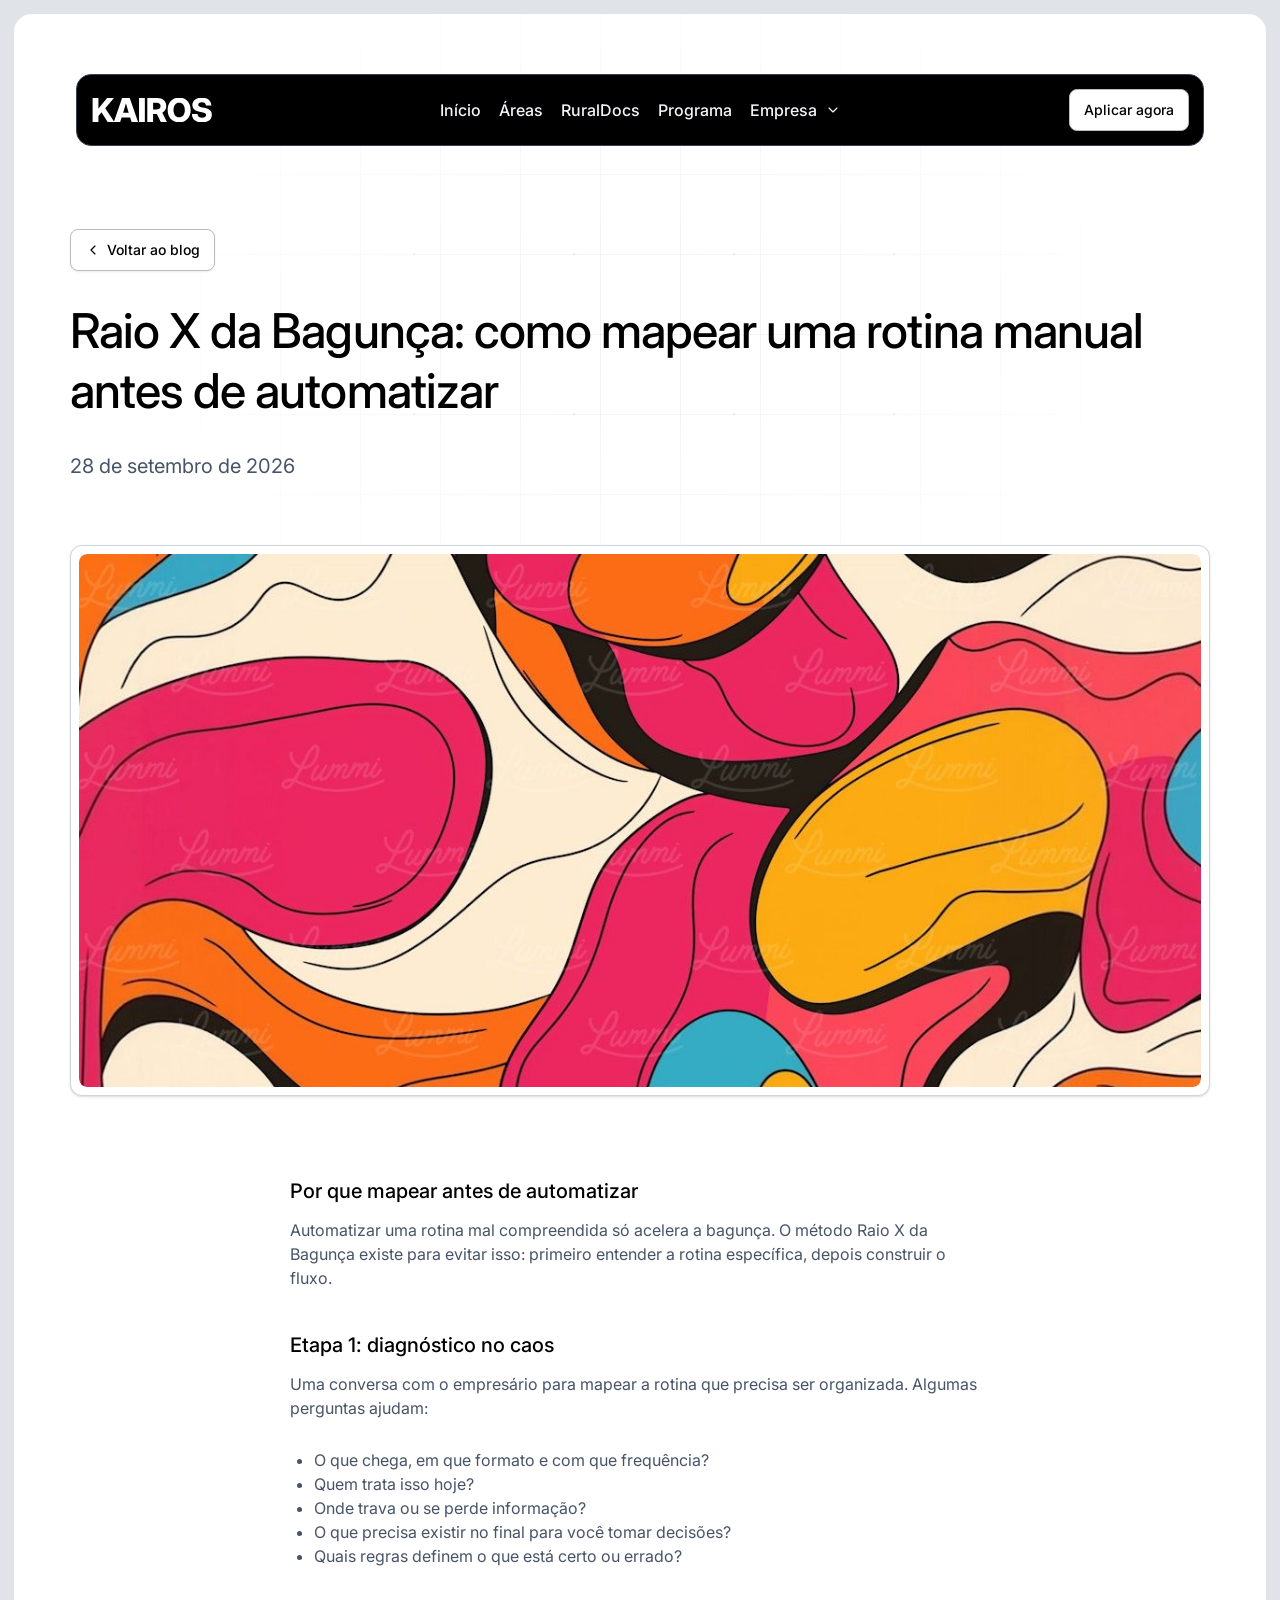
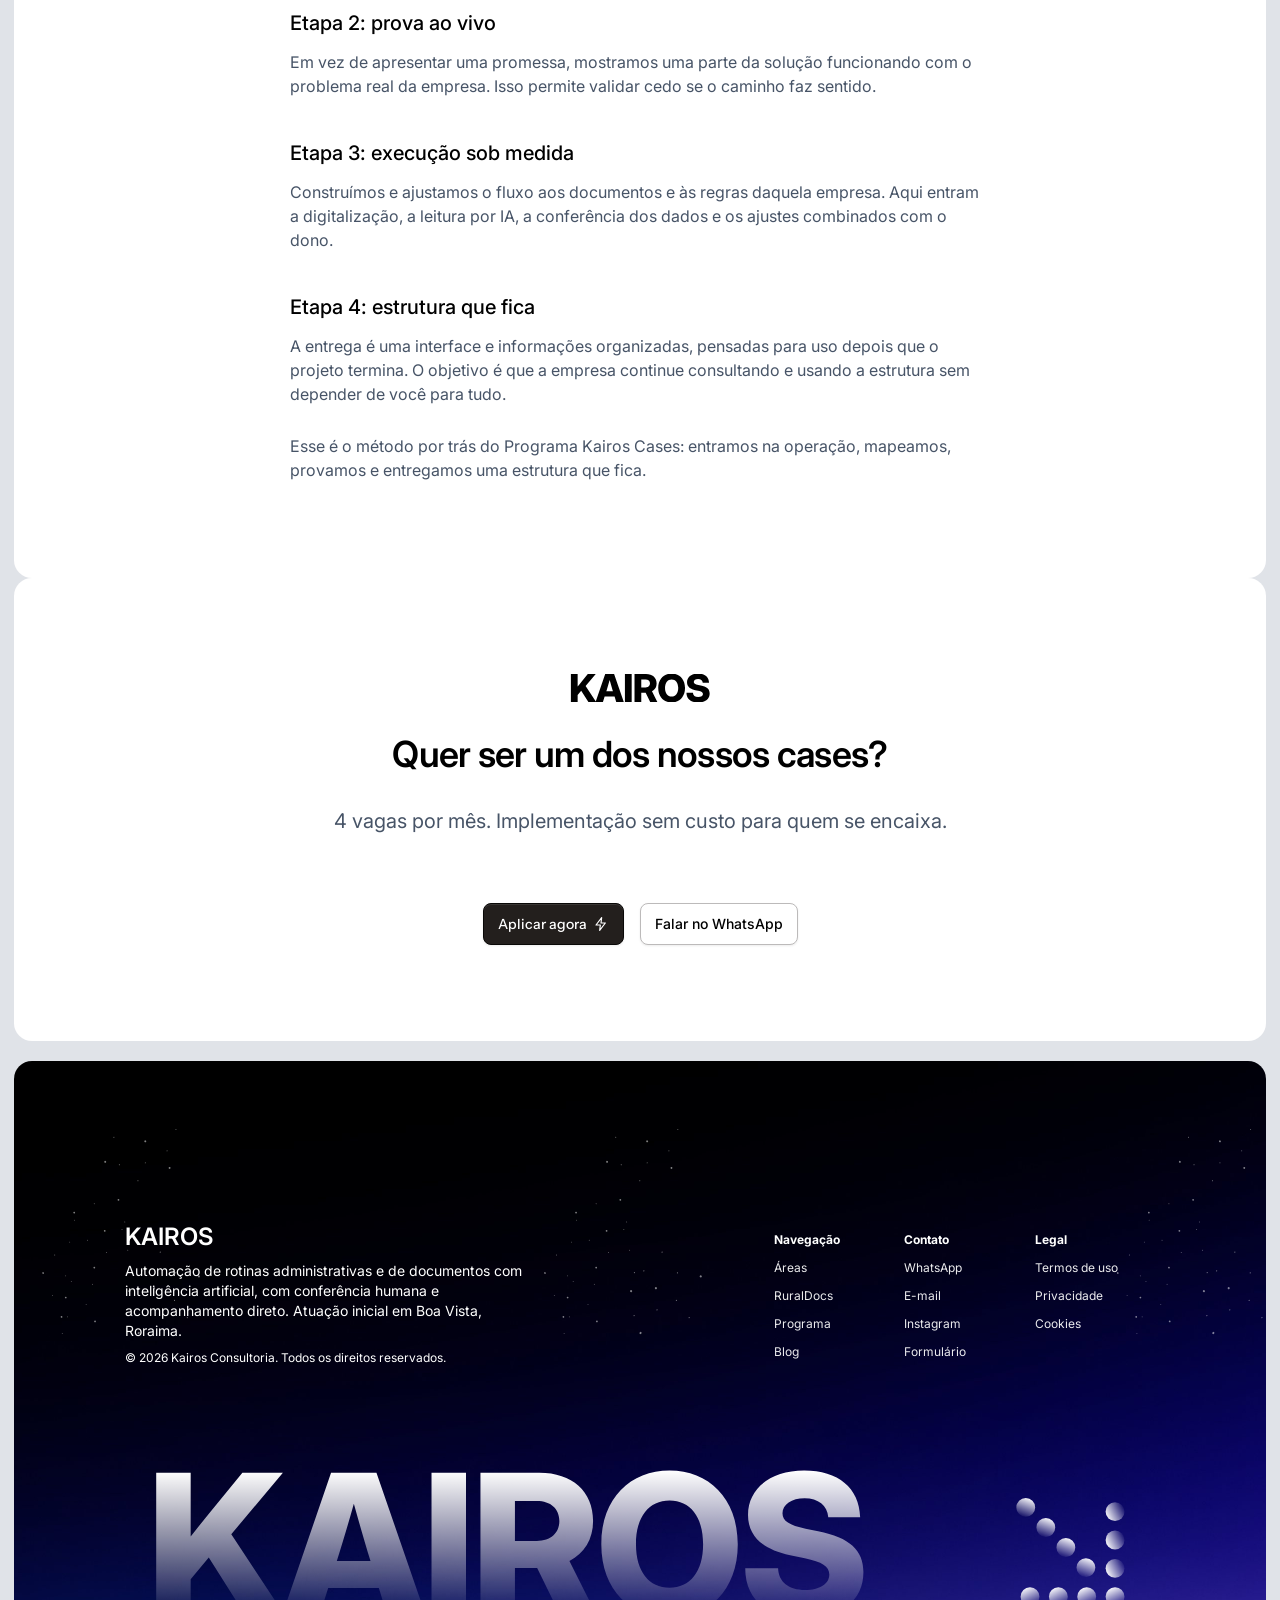
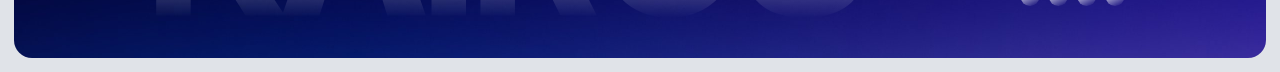
<file: atomify/atomify/blog-raio-x-da-bagunca.html>
<!doctype html>
<html lang="pt-BR">
<head>
<meta charset="utf-8">
<meta name="viewport" content="width=device-width, initial-scale=1">
<title>Raio X da Bagunça: como mapear uma rotina manual antes de automatizar — Blog Kairos</title>
<meta name="description" content="Conheça as quatro etapas do método Raio X da Bagunça, da conversa de diagnóstico à estrutura final de consulta, e as perguntas que ajudam a mapear uma rotina.">
<meta name="theme-color" content="#e0e3e8">
<meta property="og:type" content="website">
<meta property="og:locale" content="pt_BR">
<meta property="og:site_name" content="Kairos Consultoria">
<meta property="og:title" content="Raio X da Bagunça: como mapear uma rotina manual antes de automatizar — Blog Kairos">
<meta property="og:description" content="Conheça as quatro etapas do método Raio X da Bagunça, da conversa de diagnóstico à estrutura final de consulta, e as perguntas que ajudam a mapear uma rotina.">
<link rel="icon" href="assets/favicon.svg" type="image/svg+xml">
<link rel="preconnect" href="https://fonts.googleapis.com">
<link rel="preconnect" href="https://fonts.gstatic.com" crossorigin>
<link href="https://fonts.googleapis.com/css2?family=Inter:wght@400;500;600;700&family=Instrument+Sans:wght@500;600&family=Geist:wght@400;500;600&family=Michroma&family=Poppins:wght@700&display=swap" rel="stylesheet">
<link rel="stylesheet" href="css/style.css?v=21">
<script>document.documentElement.className+=" js"</script>
<script type="application/ld+json">
{"@context":"https://schema.org","@type":"BlogPosting","headline":"Raio X da Bagunça: como mapear uma rotina manual antes de automatizar","datePublished":"2026-09-28","inLanguage":"pt-BR","author":{"@type":"Organization","name":"Kairos Consultoria"},"publisher":{"@type":"Organization","name":"Kairos Consultoria"},"description":"Conheça as quatro etapas do método Raio X da Bagunça, da conversa de diagnóstico à estrutura final de consulta, e as perguntas que ajudam a mapear uma rotina."}
</script>
</head>
<body class="blog-detail">
<a class="skip-link" href="#main">Ir para o conteúdo</a>
<svg width="0" height="0" style="position:absolute" aria-hidden="true" focusable="false"><defs><symbol id="i-mail" viewBox="0 0 24 24"><rect x="3" y="5" width="18" height="14" rx="2"/><path d="m3.5 7 8.5 6 8.5-6"/></symbol><symbol id="i-inbox" viewBox="0 0 24 24"><rect x="3" y="4" width="18" height="16" rx="2"/><path d="M3 13h5l1.2 2.2h5.6L16 13h5"/><path d="M8 8.5h8"/></symbol><symbol id="i-headphones" viewBox="0 0 24 24"><path d="M4 15v-3a8 8 0 0 1 16 0v3"/><rect x="3" y="14" width="4.5" height="6.5" rx="1.8"/><rect x="16.5" y="14" width="4.5" height="6.5" rx="1.8"/></symbol><symbol id="i-pin" viewBox="0 0 24 24"><path d="M12 21.5s-7-6-7-11.3a7 7 0 0 1 14 0c0 5.3-7 11.3-7 11.3z"/><circle cx="12" cy="10.2" r="2.6"/></symbol><symbol id="i-chat-q" viewBox="0 0 24 24"><path d="M12 3.2a8.8 8.8 0 1 0 4.4 16.4L21 21l-1.3-4.5A8.8 8.8 0 0 0 12 3.2z"/><path d="M9.6 9.6a2.5 2.5 0 1 1 3.6 2.2c-.8.4-1.2 1-1.2 1.8"/><path d="M12 16.6h.01"/></symbol><symbol id="i-code" viewBox="0 0 24 24"><path d="m8 8-4 4 4 4"/><path d="m16 8 4 4-4 4"/><path d="m13.5 5-3 14"/></symbol><symbol id="i-scale" viewBox="0 0 24 24"><rect x="3" y="3" width="18" height="18" rx="2.5"/><path d="M13.5 10.5 19 5"/><path d="M14.5 5H19v4.5"/><path d="M10.5 13.5 5 19"/><path d="M9.5 19H5v-4.5"/></symbol><symbol id="i-share" viewBox="0 0 24 24"><circle cx="6" cy="12" r="2.6"/><circle cx="18" cy="6" r="2.6"/><circle cx="18" cy="18" r="2.6"/><path d="m8.3 10.8 7.4-3.6"/><path d="m8.3 13.2 7.4 3.6"/></symbol><symbol id="i-stopwatch" viewBox="0 0 24 24"><circle cx="12" cy="13.5" r="7.5"/><path d="M12 9.5v4l2.5 1.5"/><path d="M9.5 2.8h5"/></symbol><symbol id="i-wifi" viewBox="0 0 24 24"><path d="M3.5 9.3a12 12 0 0 1 17 0"/><path d="M6.8 12.6a7.3 7.3 0 0 1 10.4 0"/><path d="M9.8 15.7a3 3 0 0 1 4.4 0"/><path d="M12 19h.01"/></symbol><symbol id="i-user-sq" viewBox="0 0 24 24"><rect x="3" y="3" width="18" height="18" rx="3"/><circle cx="12" cy="10" r="2.6"/><path d="M6.8 18c.7-2.5 2.7-3.7 5.2-3.7s4.5 1.2 5.2 3.7"/></symbol><symbol id="i-check-circle" viewBox="0 0 24 24"><circle cx="12" cy="12" r="9.5"/><path d="m8 12.3 2.8 2.8L16.2 9.5"/></symbol><symbol id="i-chev-down" viewBox="0 0 24 24"><path d="m6 9 6 6 6-6"/></symbol><symbol id="i-chev-up" viewBox="0 0 24 24"><path d="m18 15-6-6-6 6"/></symbol><symbol id="i-chev-left" viewBox="0 0 24 24"><path d="m15 6-6 6 6 6"/></symbol><symbol id="i-chev-right" viewBox="0 0 24 24"><path d="m9 6 6 6-6 6"/></symbol><symbol id="i-arrow-right" viewBox="0 0 24 24"><path d="M5 12h14"/><path d="m13 6 6 6-6 6"/></symbol><symbol id="i-bolt" viewBox="0 0 24 24"><path d="M13 2.5 4.5 13.5H11l-1 8 8.5-11H12l1-8z"/></symbol><symbol id="i-download" viewBox="0 0 24 24"><circle cx="12" cy="12" r="9.5"/><path d="M12 7.5v8"/><path d="m8.5 12.5 3.5 3.5 3.5-3.5"/></symbol><symbol id="i-chat-oval" viewBox="0 0 24 24"><ellipse cx="12" cy="11" rx="8.5" ry="7.2"/><path d="m8.5 17.5-1 3.5 4-2.4"/></symbol><symbol id="i-arrow-bl" viewBox="0 0 24 24"><circle cx="12" cy="12" r="9.5"/><path d="m15.5 8.5-7 7"/><path d="M9 9.5v6h6"/></symbol><symbol id="i-menu" viewBox="0 0 24 24"><path d="M4 7h16M4 12h16M4 17h16"/></symbol><symbol id="i-x" viewBox="0 0 24 24"><path d="m6 6 12 12M18 6 6 18"/></symbol><symbol id="i-play" viewBox="0 0 24 24"><path d="M7 4.5v15a.8.8 0 0 0 1.2.7l12.3-7.5a.8.8 0 0 0 0-1.4L8.2 3.8A.8.8 0 0 0 7 4.5z" fill="currentColor" stroke="none"/></symbol><symbol id="i-instagram" viewBox="0 0 24 24"><rect x="3.5" y="3.5" width="17" height="17" rx="5"/><circle cx="12" cy="12" r="4"/><path d="M17 7h.01"/></symbol></defs></svg>
<div class="page">
  <main id="main">
  <section class="section section--page ">
    <div class="mask-grid" aria-hidden="true"></div>
  <header class="nav" id="nav">
    <a class="logo" href="index.html" aria-label="Kairos — página inicial"><img class="brandmark" src="assets/kairos.svg" alt="Kairos" width="122" height="24"></a>
    <nav class="nav__links" aria-label="Principal">
      <a class="nav__link" href="index.html">Início</a>
      <a class="nav__link" href="index.html#areas">Áreas</a>
      <a class="nav__link" href="ruraldocs.html">RuralDocs</a>
      <a class="nav__link" href="oferta.html">Programa</a>
      <div class="nav__item"><button class="nav__trigger" type="button" aria-expanded="false" aria-haspopup="true" aria-controls="menu-empresa">Empresa<svg class="icon icon--16" aria-hidden="true" focusable="false" ><use href="#i-chev-down"/></svg></button><div class="nav__menu" id="menu-empresa"><a href="sobre.html">Sobre a Kairos<small>Quem somos e como trabalhamos</small></a><a href="blog.html" aria-current="page">Blog<small>Conteúdo sobre automação administrativa</small></a><a href="contato.html">Contato<small>Fale com a gente</small></a></div></div>
      <a class="btn nav__panel-cta" href="contato.html#aplicacao">Aplicar agora</a>
    </nav>
    <a class="btn nav__cta" href="contato.html#aplicacao">Aplicar agora</a>
    <button class="nav__burger" type="button" aria-label="Abrir menu" aria-expanded="false"><svg class="icon" aria-hidden="true" focusable="false" ><use href="#i-menu"/></svg></button>
  </header>

    <div class="content stack-64">
      <div class="text-block text-block--left" style="max-width:1188px">
        <a class="btn btn--light" href="blog.html"><svg class="icon icon--16" aria-hidden="true" focusable="false" ><use href="#i-chev-left"/></svg>Voltar ao blog</a>
        <h1 class="h-lg">Raio X da Bagunça: como mapear uma rotina manual antes de automatizar</h1>
        <p class="lead"><time datetime="2026-09-28">28 de setembro de 2026</time></p>
      </div>
      <div class="shot shot--full" style="width:100%"><div class="shot__img"><img src="assets/img/blog-5.png" alt="" width="1170" height="535"></div></div>
      <div class="article">
        <section><h2>Por que mapear antes de automatizar</h2><p>Automatizar uma rotina mal compreendida só acelera a bagunça. O método Raio X da Bagunça existe para evitar isso: primeiro entender a rotina específica, depois construir o fluxo.</p></section>
        <section><h2>Etapa 1: diagnóstico no caos</h2><p>Uma conversa com o empresário para mapear a rotina que precisa ser organizada. Algumas perguntas ajudam:</p><ul><li>O que chega, em que formato e com que frequência?</li><li>Quem trata isso hoje?</li><li>Onde trava ou se perde informação?</li><li>O que precisa existir no final para você tomar decisões?</li><li>Quais regras definem o que está certo ou errado?</li></ul></section>
        <section><h2>Etapa 2: prova ao vivo</h2><p>Em vez de apresentar uma promessa, mostramos uma parte da solução funcionando com o problema real da empresa. Isso permite validar cedo se o caminho faz sentido.</p></section>
        <section><h2>Etapa 3: execução sob medida</h2><p>Construímos e ajustamos o fluxo aos documentos e às regras daquela empresa. Aqui entram a digitalização, a leitura por IA, a conferência dos dados e os ajustes combinados com o dono.</p></section>
        <section><h2>Etapa 4: estrutura que fica</h2><p>A entrega é uma interface e informações organizadas, pensadas para uso depois que o projeto termina. O objetivo é que a empresa continue consultando e usando a estrutura sem depender de você para tudo.</p><p>Esse é o método por trás do Programa Kairos Cases: entramos na operação, mapeamos, provamos e entregamos uma estrutura que fica.</p></section>
      </div>
    </div>
  </section>

  <section class="section cta" aria-labelledby="cta-title">
    <div class="cta__in">
      <div class="cta__txt">
        <img class="brandmark brandmark--lg" src="assets/kairos.svg" alt="Kairos" width="142" height="28">
        <h2 id="cta-title">Quer ser um dos nossos cases?</h2>
        <p>4 vagas por mês. Implementação sem custo para quem se encaixa.</p>
      </div>
      <div class="btn-row">
        <a class="btn btn--dark" href="contato.html#aplicacao">Aplicar agora <svg class="icon icon--16" aria-hidden="true" focusable="false" ><use href="#i-bolt"/></svg></a>
        <a class="btn btn--light" href="https://wa.me/5595984104479?text=Ol%C3%A1%21%20Vim%20pelo%20site%20da%20Kairos%20e%20quero%20ver%20o%20que%20podem%20automatizar%20na%20minha%20empresa." target="_blank" rel="noopener">Falar no WhatsApp</a>
      </div>
    </div>
  </section>
  </main>
  <footer class="footer">
    <img class="footer__art" src="assets/footer-art.svg?v=2" alt="" aria-hidden="true">
    <div class="footer__in">
      <div class="footer__brand">
        <strong>KAIROS</strong>
        <p>Automação de rotinas administrativas e de documentos com inteligência artificial, com conferência humana e acompanhamento direto. Atuação inicial em Boa Vista, Roraima.</p>
        <small>© 2026 Kairos Consultoria. Todos os direitos reservados.</small>
      </div>
      <nav class="footer__nav" aria-label="Rodapé">
        <div class="footer__col"><h4>Navegação</h4>
          <a href="index.html#areas">Áreas</a><a href="ruraldocs.html">RuralDocs</a><a href="oferta.html">Programa</a><a href="blog.html">Blog</a></div>
        <div class="footer__col"><h4>Contato</h4>
          <a href="https://wa.me/5595984104479?text=Ol%C3%A1%21%20Vim%20pelo%20site%20da%20Kairos%20e%20quero%20ver%20o%20que%20podem%20automatizar%20na%20minha%20empresa." target="_blank" rel="noopener">WhatsApp</a><a href="mailto:therafadourado@gmail.com">E-mail</a><a href="https://instagram.com/orafaeldourado" target="_blank" rel="noopener">Instagram</a><a href="contato.html">Formulário</a></div>
        <div class="footer__col"><h4>Legal</h4>
          <a href="termos.html">Termos de uso</a><a href="privacidade.html">Privacidade</a><a href="privacidade.html#cookies">Cookies</a></div>
      </nav>
    </div>
  </footer>
</div>
<a class="sticky-cta" href="contato.html#aplicacao" aria-label="Aplicar agora">Aplicar agora <span>· 4 vagas por mês</span></a>
<script src="js/main.js?v=5"></script>
</body>
</html>
</file>
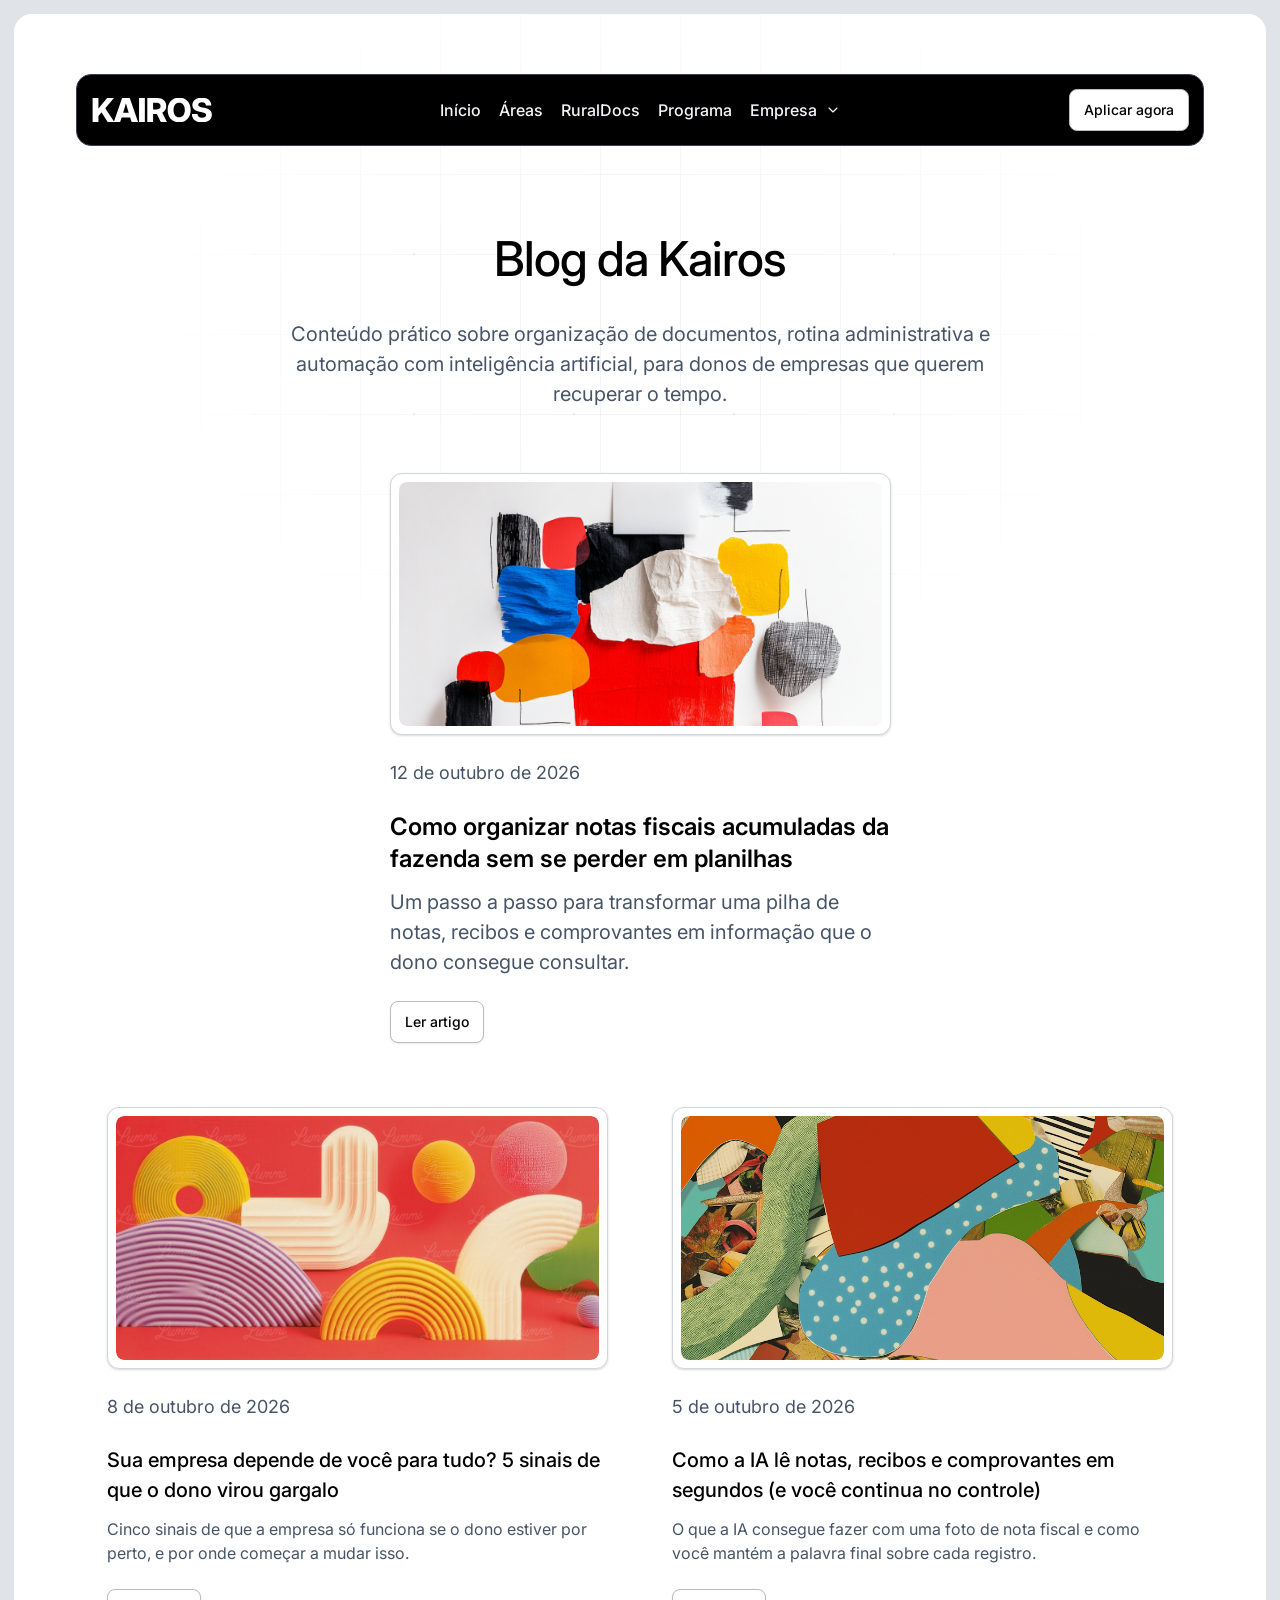
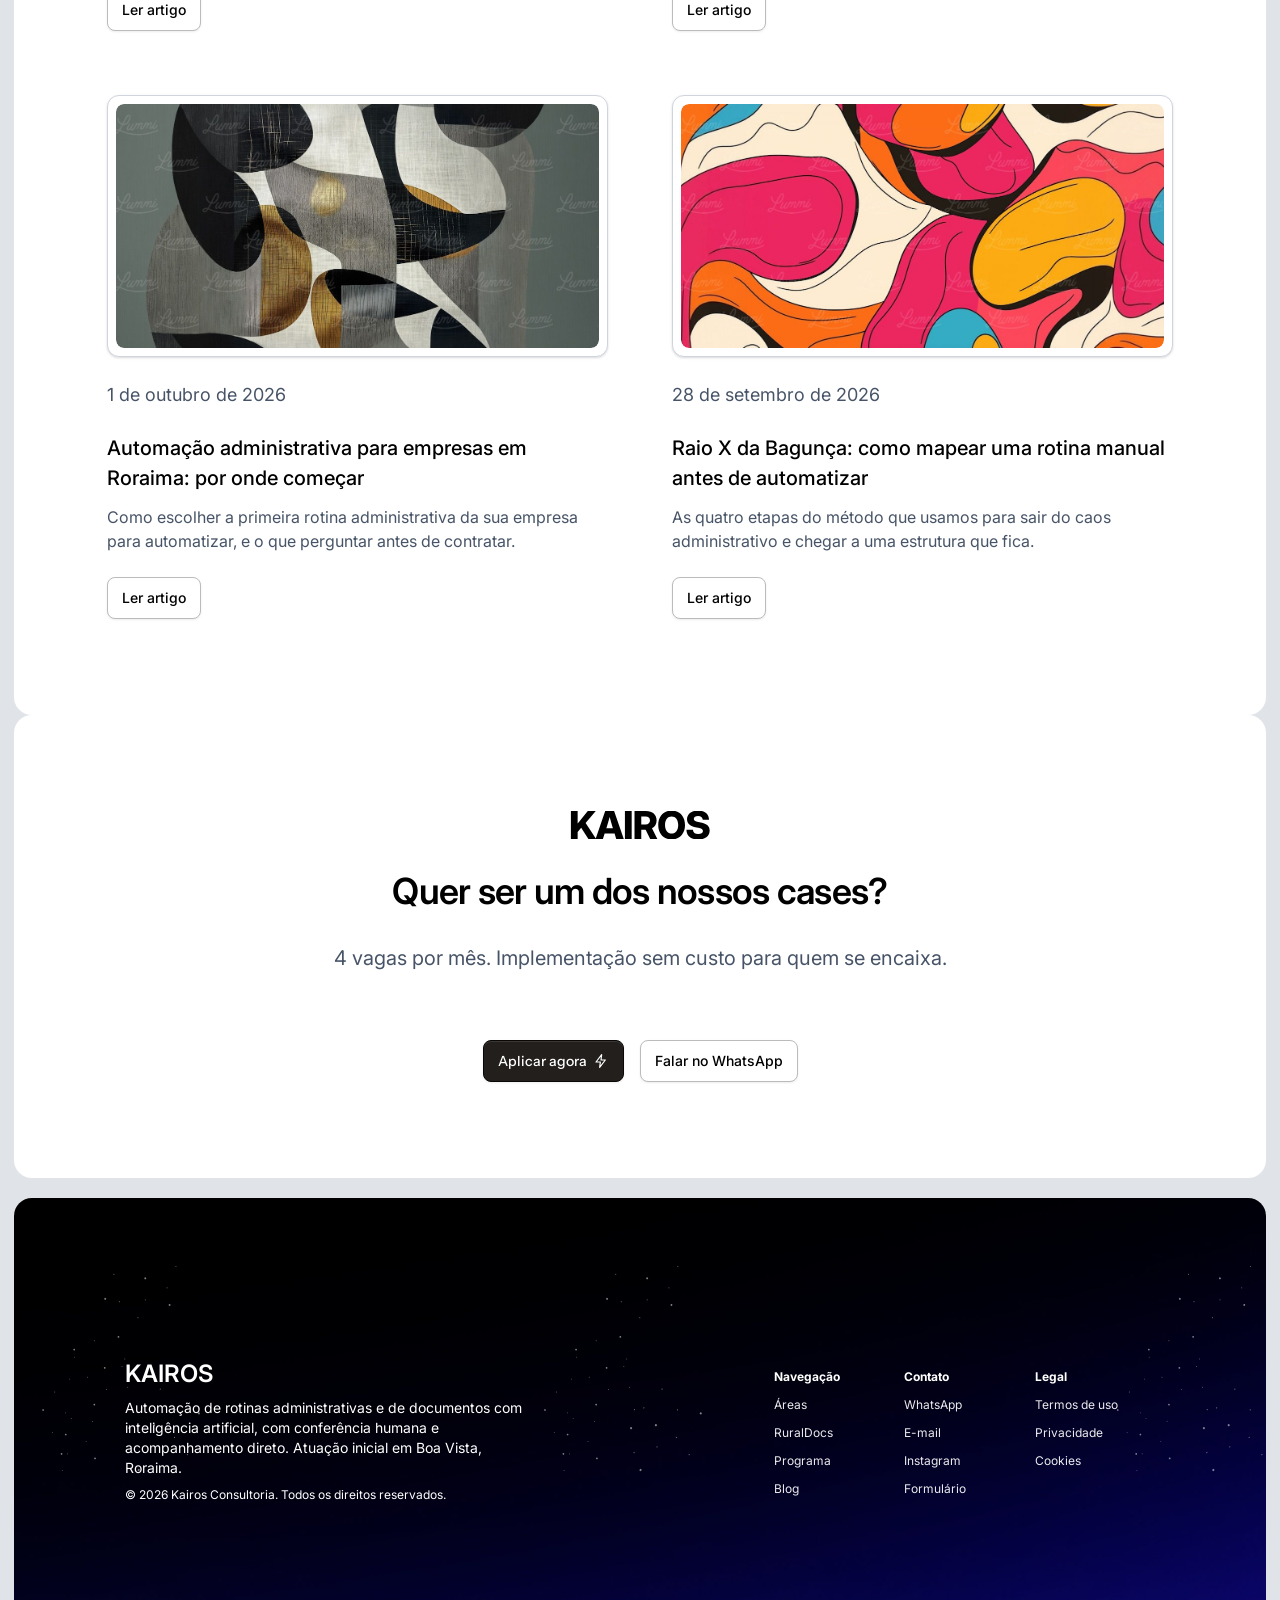
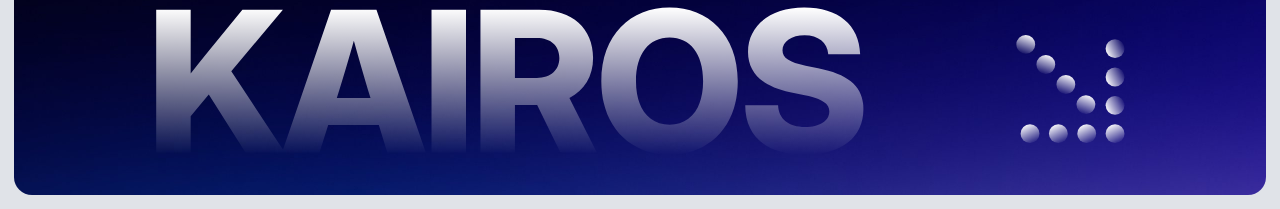
<file: atomify/atomify/blog.html>
<!doctype html>
<html lang="pt-BR">
<head>
<meta charset="utf-8">
<meta name="viewport" content="width=device-width, initial-scale=1">
<title>Blog — Kairos | Automação administrativa com IA</title>
<meta name="description" content="Conteúdo prático sobre organização de documentos, rotina administrativa e automação com inteligência artificial para empresas do agronegócio e da pequena indústria.">
<meta name="theme-color" content="#e0e3e8">
<meta property="og:type" content="website">
<meta property="og:locale" content="pt_BR">
<meta property="og:site_name" content="Kairos Consultoria">
<meta property="og:title" content="Blog — Kairos | Automação administrativa com IA">
<meta property="og:description" content="Conteúdo prático sobre organização de documentos, rotina administrativa e automação com inteligência artificial para empresas do agronegócio e da pequena indústria.">
<link rel="icon" href="assets/favicon.svg" type="image/svg+xml">
<link rel="preconnect" href="https://fonts.googleapis.com">
<link rel="preconnect" href="https://fonts.gstatic.com" crossorigin>
<link href="https://fonts.googleapis.com/css2?family=Inter:wght@400;500;600;700&family=Instrument+Sans:wght@500;600&family=Geist:wght@400;500;600&family=Michroma&family=Poppins:wght@700&display=swap" rel="stylesheet">
<link rel="stylesheet" href="css/style.css?v=21">
<script>document.documentElement.className+=" js"</script>
</head>
<body class="blog">
<a class="skip-link" href="#main">Ir para o conteúdo</a>
<svg width="0" height="0" style="position:absolute" aria-hidden="true" focusable="false"><defs><symbol id="i-mail" viewBox="0 0 24 24"><rect x="3" y="5" width="18" height="14" rx="2"/><path d="m3.5 7 8.5 6 8.5-6"/></symbol><symbol id="i-inbox" viewBox="0 0 24 24"><rect x="3" y="4" width="18" height="16" rx="2"/><path d="M3 13h5l1.2 2.2h5.6L16 13h5"/><path d="M8 8.5h8"/></symbol><symbol id="i-headphones" viewBox="0 0 24 24"><path d="M4 15v-3a8 8 0 0 1 16 0v3"/><rect x="3" y="14" width="4.5" height="6.5" rx="1.8"/><rect x="16.5" y="14" width="4.5" height="6.5" rx="1.8"/></symbol><symbol id="i-pin" viewBox="0 0 24 24"><path d="M12 21.5s-7-6-7-11.3a7 7 0 0 1 14 0c0 5.3-7 11.3-7 11.3z"/><circle cx="12" cy="10.2" r="2.6"/></symbol><symbol id="i-chat-q" viewBox="0 0 24 24"><path d="M12 3.2a8.8 8.8 0 1 0 4.4 16.4L21 21l-1.3-4.5A8.8 8.8 0 0 0 12 3.2z"/><path d="M9.6 9.6a2.5 2.5 0 1 1 3.6 2.2c-.8.4-1.2 1-1.2 1.8"/><path d="M12 16.6h.01"/></symbol><symbol id="i-code" viewBox="0 0 24 24"><path d="m8 8-4 4 4 4"/><path d="m16 8 4 4-4 4"/><path d="m13.5 5-3 14"/></symbol><symbol id="i-scale" viewBox="0 0 24 24"><rect x="3" y="3" width="18" height="18" rx="2.5"/><path d="M13.5 10.5 19 5"/><path d="M14.5 5H19v4.5"/><path d="M10.5 13.5 5 19"/><path d="M9.5 19H5v-4.5"/></symbol><symbol id="i-share" viewBox="0 0 24 24"><circle cx="6" cy="12" r="2.6"/><circle cx="18" cy="6" r="2.6"/><circle cx="18" cy="18" r="2.6"/><path d="m8.3 10.8 7.4-3.6"/><path d="m8.3 13.2 7.4 3.6"/></symbol><symbol id="i-stopwatch" viewBox="0 0 24 24"><circle cx="12" cy="13.5" r="7.5"/><path d="M12 9.5v4l2.5 1.5"/><path d="M9.5 2.8h5"/></symbol><symbol id="i-wifi" viewBox="0 0 24 24"><path d="M3.5 9.3a12 12 0 0 1 17 0"/><path d="M6.8 12.6a7.3 7.3 0 0 1 10.4 0"/><path d="M9.8 15.7a3 3 0 0 1 4.4 0"/><path d="M12 19h.01"/></symbol><symbol id="i-user-sq" viewBox="0 0 24 24"><rect x="3" y="3" width="18" height="18" rx="3"/><circle cx="12" cy="10" r="2.6"/><path d="M6.8 18c.7-2.5 2.7-3.7 5.2-3.7s4.5 1.2 5.2 3.7"/></symbol><symbol id="i-check-circle" viewBox="0 0 24 24"><circle cx="12" cy="12" r="9.5"/><path d="m8 12.3 2.8 2.8L16.2 9.5"/></symbol><symbol id="i-chev-down" viewBox="0 0 24 24"><path d="m6 9 6 6 6-6"/></symbol><symbol id="i-chev-up" viewBox="0 0 24 24"><path d="m18 15-6-6-6 6"/></symbol><symbol id="i-chev-left" viewBox="0 0 24 24"><path d="m15 6-6 6 6 6"/></symbol><symbol id="i-chev-right" viewBox="0 0 24 24"><path d="m9 6 6 6-6 6"/></symbol><symbol id="i-arrow-right" viewBox="0 0 24 24"><path d="M5 12h14"/><path d="m13 6 6 6-6 6"/></symbol><symbol id="i-bolt" viewBox="0 0 24 24"><path d="M13 2.5 4.5 13.5H11l-1 8 8.5-11H12l1-8z"/></symbol><symbol id="i-download" viewBox="0 0 24 24"><circle cx="12" cy="12" r="9.5"/><path d="M12 7.5v8"/><path d="m8.5 12.5 3.5 3.5 3.5-3.5"/></symbol><symbol id="i-chat-oval" viewBox="0 0 24 24"><ellipse cx="12" cy="11" rx="8.5" ry="7.2"/><path d="m8.5 17.5-1 3.5 4-2.4"/></symbol><symbol id="i-arrow-bl" viewBox="0 0 24 24"><circle cx="12" cy="12" r="9.5"/><path d="m15.5 8.5-7 7"/><path d="M9 9.5v6h6"/></symbol><symbol id="i-menu" viewBox="0 0 24 24"><path d="M4 7h16M4 12h16M4 17h16"/></symbol><symbol id="i-x" viewBox="0 0 24 24"><path d="m6 6 12 12M18 6 6 18"/></symbol><symbol id="i-play" viewBox="0 0 24 24"><path d="M7 4.5v15a.8.8 0 0 0 1.2.7l12.3-7.5a.8.8 0 0 0 0-1.4L8.2 3.8A.8.8 0 0 0 7 4.5z" fill="currentColor" stroke="none"/></symbol><symbol id="i-instagram" viewBox="0 0 24 24"><rect x="3.5" y="3.5" width="17" height="17" rx="5"/><circle cx="12" cy="12" r="4"/><path d="M17 7h.01"/></symbol></defs></svg>
<div class="page">
  <main id="main">
  <section class="section section--page ">
    <div class="mask-grid" aria-hidden="true"></div>
  <header class="nav" id="nav">
    <a class="logo" href="index.html" aria-label="Kairos — página inicial"><img class="brandmark" src="assets/kairos.svg" alt="Kairos" width="122" height="24"></a>
    <nav class="nav__links" aria-label="Principal">
      <a class="nav__link" href="index.html">Início</a>
      <a class="nav__link" href="index.html#areas">Áreas</a>
      <a class="nav__link" href="ruraldocs.html">RuralDocs</a>
      <a class="nav__link" href="oferta.html">Programa</a>
      <div class="nav__item"><button class="nav__trigger" type="button" aria-expanded="false" aria-haspopup="true" aria-controls="menu-empresa">Empresa<svg class="icon icon--16" aria-hidden="true" focusable="false" ><use href="#i-chev-down"/></svg></button><div class="nav__menu" id="menu-empresa"><a href="sobre.html">Sobre a Kairos<small>Quem somos e como trabalhamos</small></a><a href="blog.html" aria-current="page">Blog<small>Conteúdo sobre automação administrativa</small></a><a href="contato.html">Contato<small>Fale com a gente</small></a></div></div>
      <a class="btn nav__panel-cta" href="contato.html#aplicacao">Aplicar agora</a>
    </nav>
    <a class="btn nav__cta" href="contato.html#aplicacao">Aplicar agora</a>
    <button class="nav__burger" type="button" aria-label="Abrir menu" aria-expanded="false"><svg class="icon" aria-hidden="true" focusable="false" ><use href="#i-menu"/></svg></button>
  </header>

    <div class="content stack-64">
      <div class="text-block"><h1 class="h-lg">Blog da Kairos</h1>
        <p class="lead">Conteúdo prático sobre organização de documentos, rotina administrativa e automação com inteligência artificial, para donos de empresas que querem recuperar o tempo.</p></div>
      <article class="blog-feat">
        <a class="shot shot--link" href="blog-organizar-notas-fiscais-fazenda.html" aria-label="Como organizar notas fiscais acumuladas da fazenda sem se perder em planilhas"><div class="shot__img"><img src="assets/img/blog-2.png" alt="" width="485" height="244"></div></a>
        <div class="post-meta"><p class="post-date"><time datetime="2026-10-12">12 de outubro de 2026</time></p>
          <div><h2 class="post-title post-title--lg">Como organizar notas fiscais acumuladas da fazenda sem se perder em planilhas</h2>
          <p class="post-excerpt post-excerpt--lg" style="margin-top:12px">Um passo a passo para transformar uma pilha de notas, recibos e comprovantes em informação que o dono consegue consultar.</p></div>
          <a class="btn btn--light post-link" href="blog-organizar-notas-fiscais-fazenda.html">Ler artigo</a></div>
      </article>
      <div class="blog-grid">
<article class="blog-card">
  <a class="shot shot--link" href="blog-empresa-depende-do-dono.html" aria-label="Sua empresa depende de você para tudo? 5 sinais de que o dono virou gargalo"><div class="shot__img"><img src="assets/img/blog-1.png" alt="" loading="lazy" width="485" height="244"></div></a>
  <div class="post-meta"><p class="post-date"><time datetime="2026-10-08">8 de outubro de 2026</time></p><div><h2 class="post-title">Sua empresa depende de você para tudo? 5 sinais de que o dono virou gargalo</h2><p class="post-excerpt">Cinco sinais de que a empresa só funciona se o dono estiver por perto, e por onde começar a mudar isso.</p></div>
  <a class="btn btn--light post-link" href="blog-empresa-depende-do-dono.html">Ler artigo</a></div>
</article>
<article class="blog-card">
  <a class="shot shot--link" href="blog-ia-le-notas-e-recibos.html" aria-label="Como a IA lê notas, recibos e comprovantes em segundos (e você continua no controle)"><div class="shot__img"><img src="assets/img/blog-3.png" alt="" loading="lazy" width="485" height="244"></div></a>
  <div class="post-meta"><p class="post-date"><time datetime="2026-10-05">5 de outubro de 2026</time></p><div><h2 class="post-title">Como a IA lê notas, recibos e comprovantes em segundos (e você continua no controle)</h2><p class="post-excerpt">O que a IA consegue fazer com uma foto de nota fiscal e como você mantém a palavra final sobre cada registro.</p></div>
  <a class="btn btn--light post-link" href="blog-ia-le-notas-e-recibos.html">Ler artigo</a></div>
</article>
<article class="blog-card">
  <a class="shot shot--link" href="blog-automacao-administrativa-roraima.html" aria-label="Automação administrativa para empresas em Roraima: por onde começar"><div class="shot__img"><img src="assets/img/blog-4.png" alt="" loading="lazy" width="485" height="244"></div></a>
  <div class="post-meta"><p class="post-date"><time datetime="2026-10-01">1 de outubro de 2026</time></p><div><h2 class="post-title">Automação administrativa para empresas em Roraima: por onde começar</h2><p class="post-excerpt">Como escolher a primeira rotina administrativa da sua empresa para automatizar, e o que perguntar antes de contratar.</p></div>
  <a class="btn btn--light post-link" href="blog-automacao-administrativa-roraima.html">Ler artigo</a></div>
</article>
<article class="blog-card">
  <a class="shot shot--link" href="blog-raio-x-da-bagunca.html" aria-label="Raio X da Bagunça: como mapear uma rotina manual antes de automatizar"><div class="shot__img"><img src="assets/img/blog-5.png" alt="" loading="lazy" width="485" height="244"></div></a>
  <div class="post-meta"><p class="post-date"><time datetime="2026-09-28">28 de setembro de 2026</time></p><div><h2 class="post-title">Raio X da Bagunça: como mapear uma rotina manual antes de automatizar</h2><p class="post-excerpt">As quatro etapas do método que usamos para sair do caos administrativo e chegar a uma estrutura que fica.</p></div>
  <a class="btn btn--light post-link" href="blog-raio-x-da-bagunca.html">Ler artigo</a></div>
</article>
      </div>
    </div>
  </section>

  <section class="section cta" aria-labelledby="cta-title">
    <div class="cta__in">
      <div class="cta__txt">
        <img class="brandmark brandmark--lg" src="assets/kairos.svg" alt="Kairos" width="142" height="28">
        <h2 id="cta-title">Quer ser um dos nossos cases?</h2>
        <p>4 vagas por mês. Implementação sem custo para quem se encaixa.</p>
      </div>
      <div class="btn-row">
        <a class="btn btn--dark" href="contato.html#aplicacao">Aplicar agora <svg class="icon icon--16" aria-hidden="true" focusable="false" ><use href="#i-bolt"/></svg></a>
        <a class="btn btn--light" href="https://wa.me/5595984104479?text=Ol%C3%A1%21%20Vim%20pelo%20site%20da%20Kairos%20e%20quero%20ver%20o%20que%20podem%20automatizar%20na%20minha%20empresa." target="_blank" rel="noopener">Falar no WhatsApp</a>
      </div>
    </div>
  </section>
  </main>
  <footer class="footer">
    <img class="footer__art" src="assets/footer-art.svg?v=2" alt="" aria-hidden="true">
    <div class="footer__in">
      <div class="footer__brand">
        <strong>KAIROS</strong>
        <p>Automação de rotinas administrativas e de documentos com inteligência artificial, com conferência humana e acompanhamento direto. Atuação inicial em Boa Vista, Roraima.</p>
        <small>© 2026 Kairos Consultoria. Todos os direitos reservados.</small>
      </div>
      <nav class="footer__nav" aria-label="Rodapé">
        <div class="footer__col"><h4>Navegação</h4>
          <a href="index.html#areas">Áreas</a><a href="ruraldocs.html">RuralDocs</a><a href="oferta.html">Programa</a><a href="blog.html">Blog</a></div>
        <div class="footer__col"><h4>Contato</h4>
          <a href="https://wa.me/5595984104479?text=Ol%C3%A1%21%20Vim%20pelo%20site%20da%20Kairos%20e%20quero%20ver%20o%20que%20podem%20automatizar%20na%20minha%20empresa." target="_blank" rel="noopener">WhatsApp</a><a href="mailto:therafadourado@gmail.com">E-mail</a><a href="https://instagram.com/orafaeldourado" target="_blank" rel="noopener">Instagram</a><a href="contato.html">Formulário</a></div>
        <div class="footer__col"><h4>Legal</h4>
          <a href="termos.html">Termos de uso</a><a href="privacidade.html">Privacidade</a><a href="privacidade.html#cookies">Cookies</a></div>
      </nav>
    </div>
  </footer>
</div>
<a class="sticky-cta" href="contato.html#aplicacao" aria-label="Aplicar agora">Aplicar agora <span>· 4 vagas por mês</span></a>
<script src="js/main.js?v=5"></script>
</body>
</html>
</file>
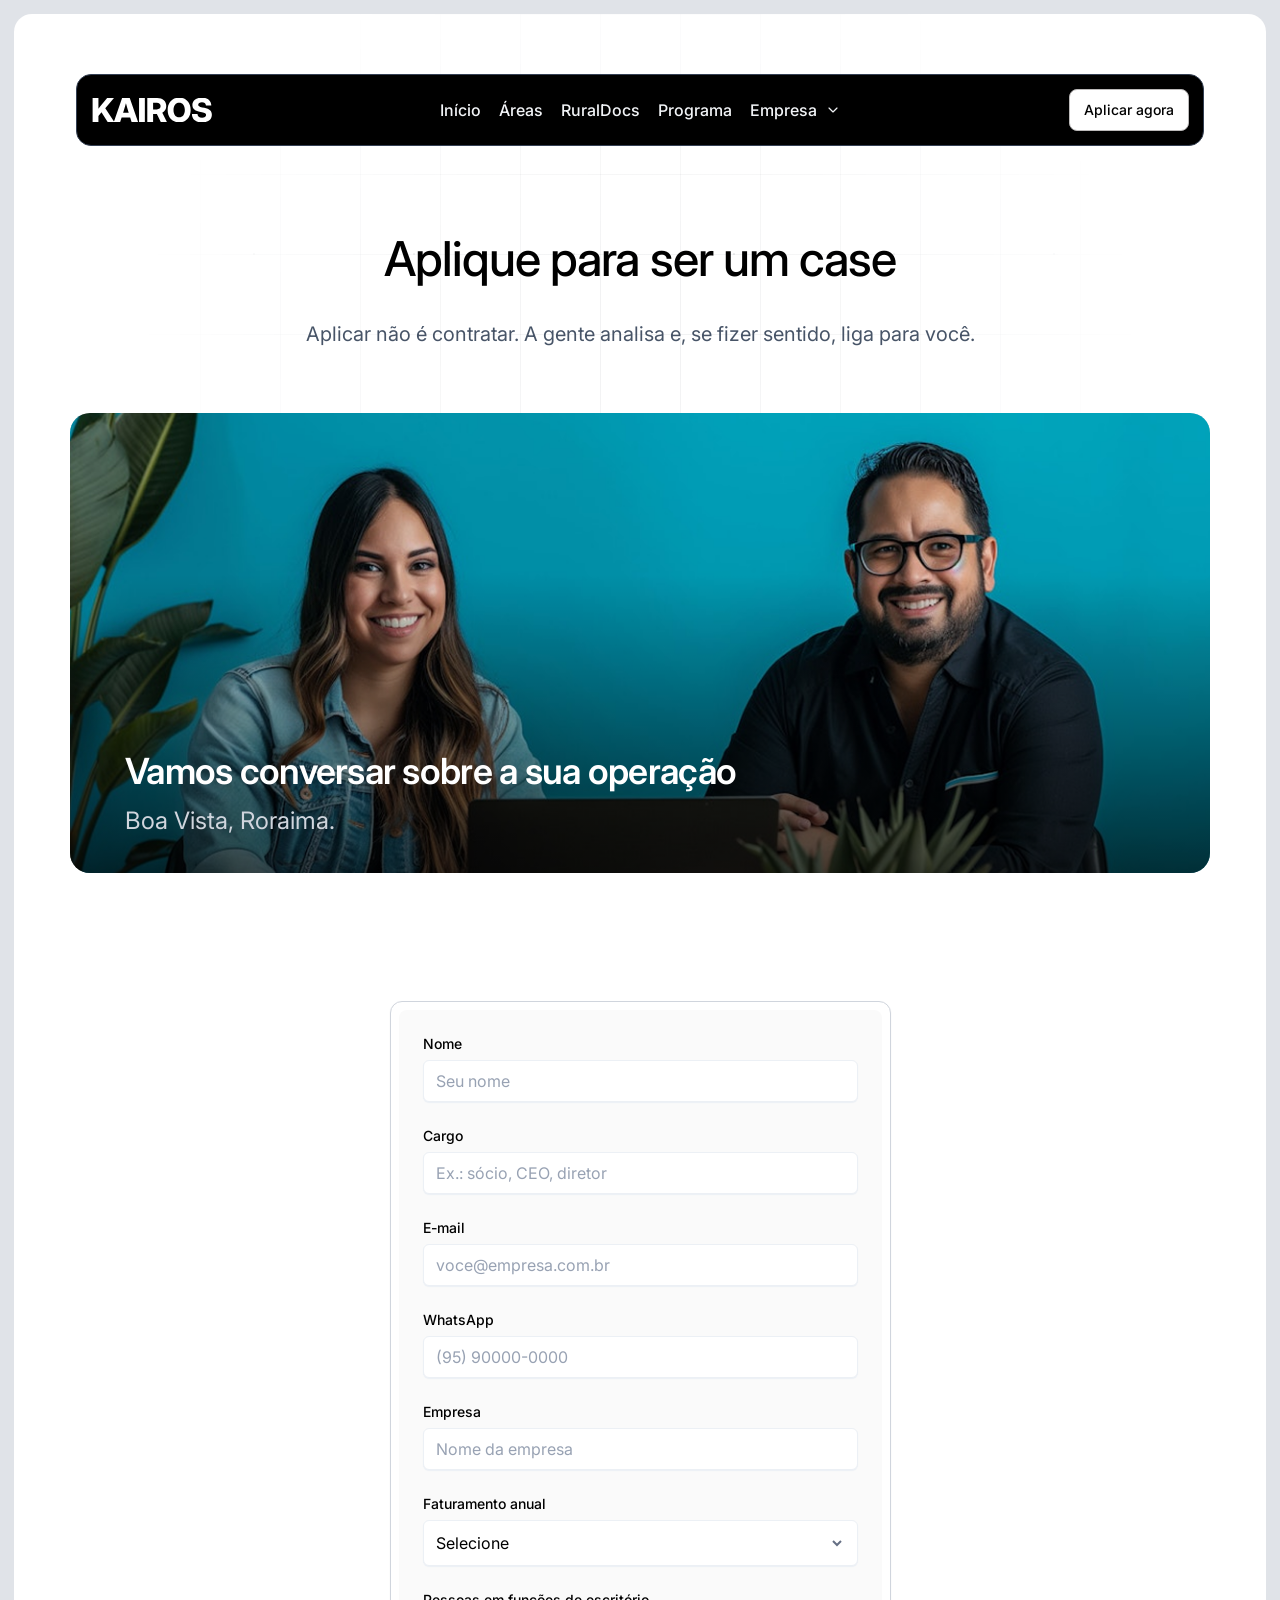
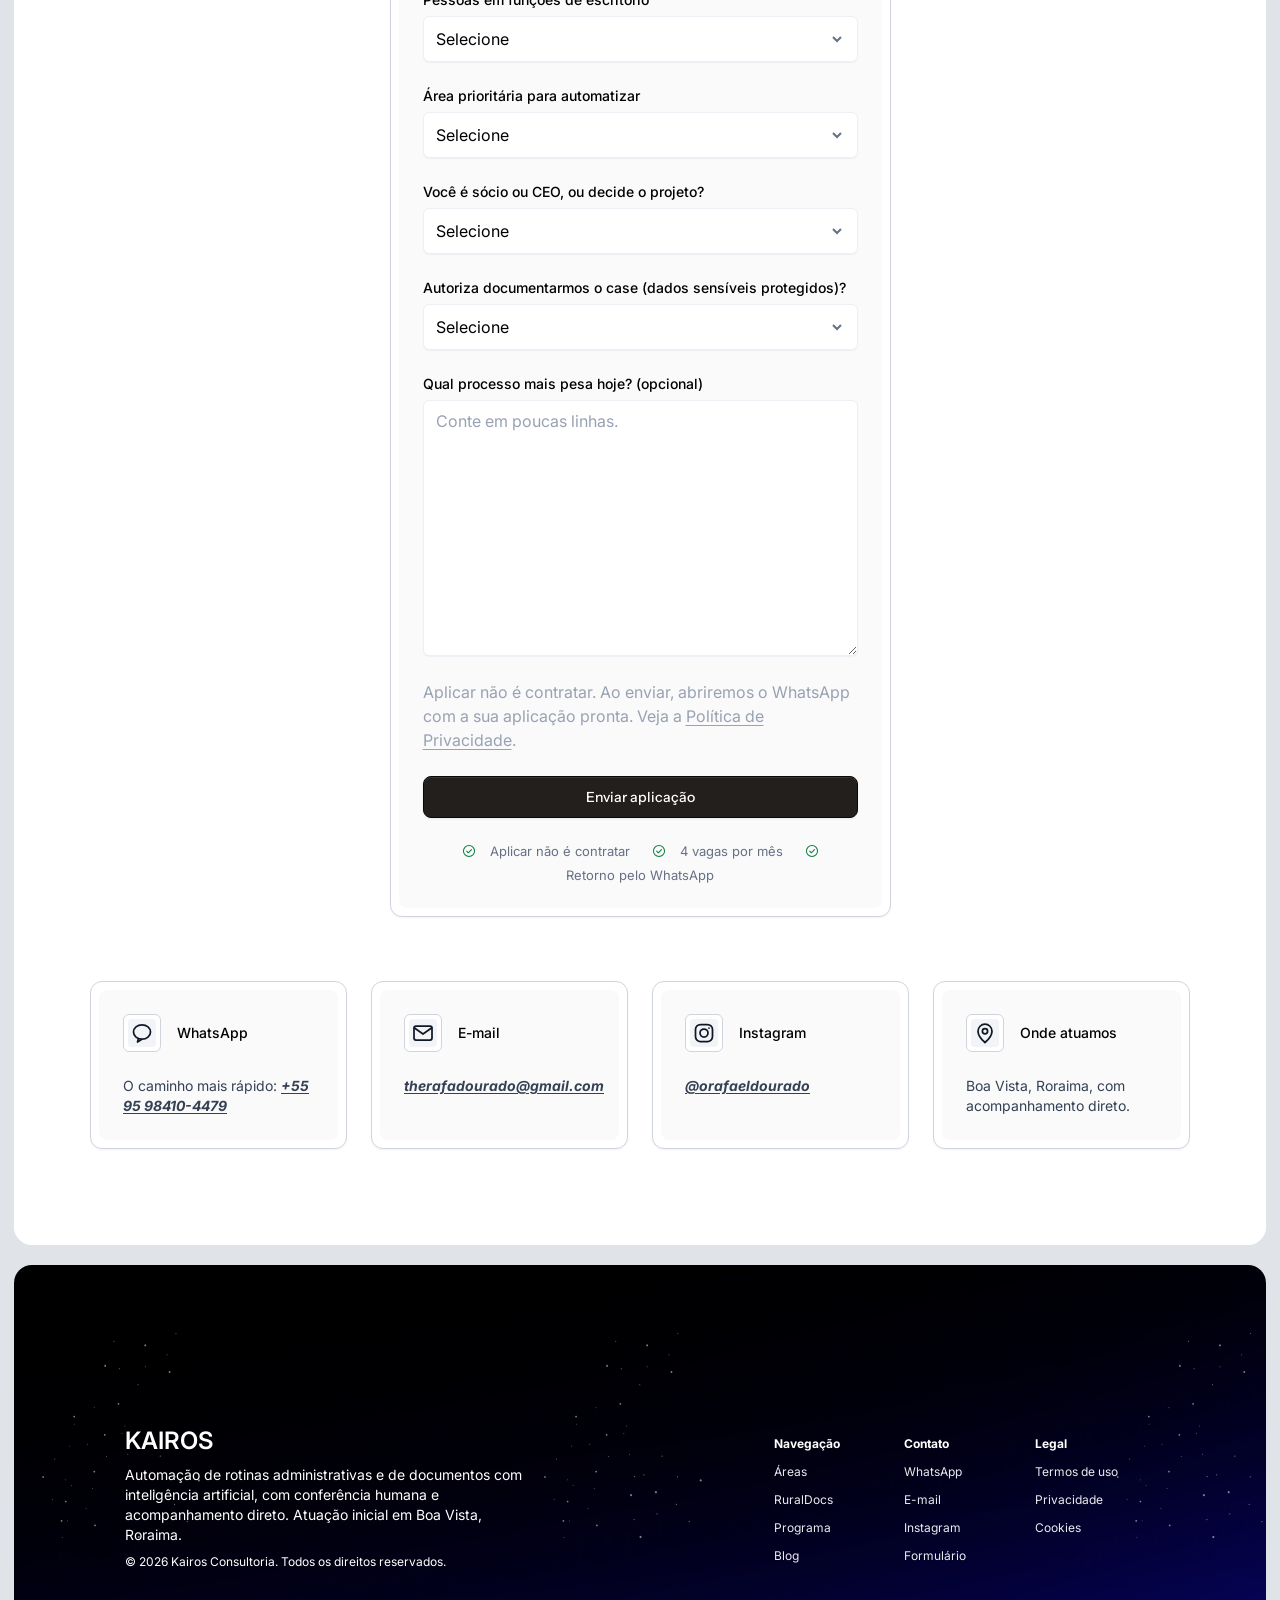
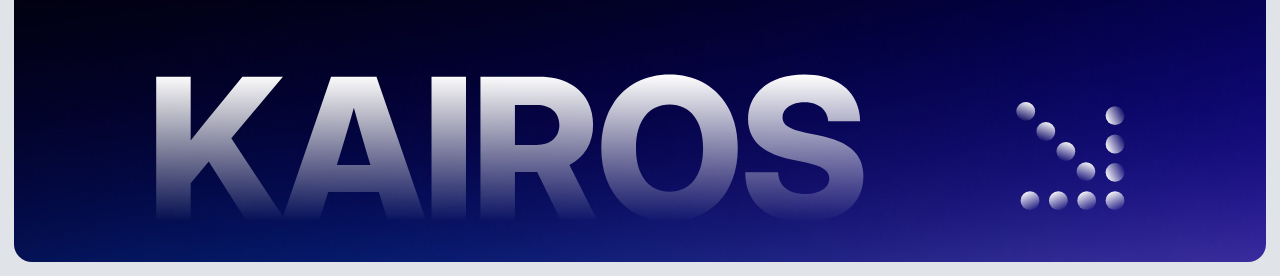
<file: atomify/atomify/contato.html>
<!doctype html>
<html lang="pt-BR">
<head>
<meta charset="utf-8">
<meta name="viewport" content="width=device-width, initial-scale=1">
<title>Aplicação — Programa Kairos Cases | Kairos</title>
<meta name="description" content="Aplique para o Programa Kairos Cases: implementação de IA na sua operação sem custo de implementação. 4 vagas por mês. Boa Vista, Roraima.">
<meta name="theme-color" content="#e0e3e8">
<meta property="og:type" content="website">
<meta property="og:locale" content="pt_BR">
<meta property="og:site_name" content="Kairos Consultoria">
<meta property="og:title" content="Aplicação — Programa Kairos Cases | Kairos">
<meta property="og:description" content="Aplique para o Programa Kairos Cases: implementação de IA na sua operação sem custo de implementação. 4 vagas por mês. Boa Vista, Roraima.">
<link rel="icon" href="assets/favicon.svg" type="image/svg+xml">
<link rel="preconnect" href="https://fonts.googleapis.com">
<link rel="preconnect" href="https://fonts.gstatic.com" crossorigin>
<link href="https://fonts.googleapis.com/css2?family=Inter:wght@400;500;600;700&family=Instrument+Sans:wght@500;600&family=Geist:wght@400;500;600&family=Michroma&family=Poppins:wght@700&display=swap" rel="stylesheet">
<link rel="stylesheet" href="css/style.css?v=21">
<script>document.documentElement.className+=" js"</script>
</head>
<body class="contact">
<a class="skip-link" href="#main">Ir para o conteúdo</a>
<svg width="0" height="0" style="position:absolute" aria-hidden="true" focusable="false"><defs><symbol id="i-mail" viewBox="0 0 24 24"><rect x="3" y="5" width="18" height="14" rx="2"/><path d="m3.5 7 8.5 6 8.5-6"/></symbol><symbol id="i-inbox" viewBox="0 0 24 24"><rect x="3" y="4" width="18" height="16" rx="2"/><path d="M3 13h5l1.2 2.2h5.6L16 13h5"/><path d="M8 8.5h8"/></symbol><symbol id="i-headphones" viewBox="0 0 24 24"><path d="M4 15v-3a8 8 0 0 1 16 0v3"/><rect x="3" y="14" width="4.5" height="6.5" rx="1.8"/><rect x="16.5" y="14" width="4.5" height="6.5" rx="1.8"/></symbol><symbol id="i-pin" viewBox="0 0 24 24"><path d="M12 21.5s-7-6-7-11.3a7 7 0 0 1 14 0c0 5.3-7 11.3-7 11.3z"/><circle cx="12" cy="10.2" r="2.6"/></symbol><symbol id="i-chat-q" viewBox="0 0 24 24"><path d="M12 3.2a8.8 8.8 0 1 0 4.4 16.4L21 21l-1.3-4.5A8.8 8.8 0 0 0 12 3.2z"/><path d="M9.6 9.6a2.5 2.5 0 1 1 3.6 2.2c-.8.4-1.2 1-1.2 1.8"/><path d="M12 16.6h.01"/></symbol><symbol id="i-code" viewBox="0 0 24 24"><path d="m8 8-4 4 4 4"/><path d="m16 8 4 4-4 4"/><path d="m13.5 5-3 14"/></symbol><symbol id="i-scale" viewBox="0 0 24 24"><rect x="3" y="3" width="18" height="18" rx="2.5"/><path d="M13.5 10.5 19 5"/><path d="M14.5 5H19v4.5"/><path d="M10.5 13.5 5 19"/><path d="M9.5 19H5v-4.5"/></symbol><symbol id="i-share" viewBox="0 0 24 24"><circle cx="6" cy="12" r="2.6"/><circle cx="18" cy="6" r="2.6"/><circle cx="18" cy="18" r="2.6"/><path d="m8.3 10.8 7.4-3.6"/><path d="m8.3 13.2 7.4 3.6"/></symbol><symbol id="i-stopwatch" viewBox="0 0 24 24"><circle cx="12" cy="13.5" r="7.5"/><path d="M12 9.5v4l2.5 1.5"/><path d="M9.5 2.8h5"/></symbol><symbol id="i-wifi" viewBox="0 0 24 24"><path d="M3.5 9.3a12 12 0 0 1 17 0"/><path d="M6.8 12.6a7.3 7.3 0 0 1 10.4 0"/><path d="M9.8 15.7a3 3 0 0 1 4.4 0"/><path d="M12 19h.01"/></symbol><symbol id="i-user-sq" viewBox="0 0 24 24"><rect x="3" y="3" width="18" height="18" rx="3"/><circle cx="12" cy="10" r="2.6"/><path d="M6.8 18c.7-2.5 2.7-3.7 5.2-3.7s4.5 1.2 5.2 3.7"/></symbol><symbol id="i-check-circle" viewBox="0 0 24 24"><circle cx="12" cy="12" r="9.5"/><path d="m8 12.3 2.8 2.8L16.2 9.5"/></symbol><symbol id="i-chev-down" viewBox="0 0 24 24"><path d="m6 9 6 6 6-6"/></symbol><symbol id="i-chev-up" viewBox="0 0 24 24"><path d="m18 15-6-6-6 6"/></symbol><symbol id="i-chev-left" viewBox="0 0 24 24"><path d="m15 6-6 6 6 6"/></symbol><symbol id="i-chev-right" viewBox="0 0 24 24"><path d="m9 6 6 6-6 6"/></symbol><symbol id="i-arrow-right" viewBox="0 0 24 24"><path d="M5 12h14"/><path d="m13 6 6 6-6 6"/></symbol><symbol id="i-bolt" viewBox="0 0 24 24"><path d="M13 2.5 4.5 13.5H11l-1 8 8.5-11H12l1-8z"/></symbol><symbol id="i-download" viewBox="0 0 24 24"><circle cx="12" cy="12" r="9.5"/><path d="M12 7.5v8"/><path d="m8.5 12.5 3.5 3.5 3.5-3.5"/></symbol><symbol id="i-chat-oval" viewBox="0 0 24 24"><ellipse cx="12" cy="11" rx="8.5" ry="7.2"/><path d="m8.5 17.5-1 3.5 4-2.4"/></symbol><symbol id="i-arrow-bl" viewBox="0 0 24 24"><circle cx="12" cy="12" r="9.5"/><path d="m15.5 8.5-7 7"/><path d="M9 9.5v6h6"/></symbol><symbol id="i-menu" viewBox="0 0 24 24"><path d="M4 7h16M4 12h16M4 17h16"/></symbol><symbol id="i-x" viewBox="0 0 24 24"><path d="m6 6 12 12M18 6 6 18"/></symbol><symbol id="i-play" viewBox="0 0 24 24"><path d="M7 4.5v15a.8.8 0 0 0 1.2.7l12.3-7.5a.8.8 0 0 0 0-1.4L8.2 3.8A.8.8 0 0 0 7 4.5z" fill="currentColor" stroke="none"/></symbol><symbol id="i-instagram" viewBox="0 0 24 24"><rect x="3.5" y="3.5" width="17" height="17" rx="5"/><circle cx="12" cy="12" r="4"/><path d="M17 7h.01"/></symbol></defs></svg>
<div class="page">
  <main id="main">
  <section class="section section--page ">
    <div class="mask-grid" aria-hidden="true"></div>
  <header class="nav" id="nav">
    <a class="logo" href="index.html" aria-label="Kairos — página inicial"><img class="brandmark" src="assets/kairos.svg" alt="Kairos" width="122" height="24"></a>
    <nav class="nav__links" aria-label="Principal">
      <a class="nav__link" href="index.html">Início</a>
      <a class="nav__link" href="index.html#areas">Áreas</a>
      <a class="nav__link" href="ruraldocs.html">RuralDocs</a>
      <a class="nav__link" href="oferta.html">Programa</a>
      <div class="nav__item"><button class="nav__trigger" type="button" aria-expanded="false" aria-haspopup="true" aria-controls="menu-empresa">Empresa<svg class="icon icon--16" aria-hidden="true" focusable="false" ><use href="#i-chev-down"/></svg></button><div class="nav__menu" id="menu-empresa"><a href="sobre.html">Sobre a Kairos<small>Quem somos e como trabalhamos</small></a><a href="blog.html">Blog<small>Conteúdo sobre automação administrativa</small></a><a href="contato.html" aria-current="page">Contato<small>Fale com a gente</small></a></div></div>
      <a class="btn nav__panel-cta" href="contato.html#aplicacao">Aplicar agora</a>
    </nav>
    <a class="btn nav__cta" href="contato.html#aplicacao">Aplicar agora</a>
    <button class="nav__burger" type="button" aria-label="Abrir menu" aria-expanded="false"><svg class="icon" aria-hidden="true" focusable="false" ><use href="#i-menu"/></svg></button>
  </header>

    <div class="content stack-64">
      <div class="text-block"><h1 class="h-lg">Aplique para ser um case</h1>
        <p class="lead">Aplicar não é contratar. A gente analisa e, se fizer sentido, liga para você.</p></div>
      <div class="media-card media-card--short" data-reveal>
        <img src="assets/img/about-hero.png" alt="" width="1188" height="763" loading="lazy">
        <div class="media-card__ov" style="top:35%"></div>
        <div class="media-card__cap"><div style="max-width:620px"><h3>Vamos conversar sobre a sua operação</h3><p>Boa Vista, Roraima.</p></div></div>
      </div>
      <div id="aplicacao" class="anchor"></div>
      <form class="card form" id="contact-form" novalidate data-endpoint="" data-whatsapp="5595984104479">
        <div class="card__inner">
          <div class="field"><label for="f-name">Nome</label><input id="f-name" name="name" type="text" placeholder="Seu nome" required autocomplete="name"><span class="msg" role="alert"></span></div>
          <div class="field"><label for="f-role">Cargo</label><input id="f-role" name="role" type="text" placeholder="Ex.: sócio, CEO, diretor" required autocomplete="organization-title"><span class="msg" role="alert"></span></div>
          <div class="field"><label for="f-email">E-mail</label><input id="f-email" name="email" type="email" placeholder="voce@empresa.com.br" required autocomplete="email"><span class="msg" role="alert"></span></div>
          <div class="field"><label for="f-phone">WhatsApp</label><input id="f-phone" name="phone" type="tel" placeholder="(95) 90000-0000" required autocomplete="tel"><span class="msg" role="alert"></span></div>
          <div class="field"><label for="f-company">Empresa</label><input id="f-company" name="company" type="text" placeholder="Nome da empresa" required autocomplete="organization"><span class="msg" role="alert"></span></div>
          <div class="field"><label for="f-revenue">Faturamento anual</label><select id="f-revenue" name="revenue" required><option value="">Selecione</option><option>Abaixo de R$ 2 milhões</option><option>De R$ 2 a 5 milhões</option><option>De R$ 5 a 20 milhões</option><option>Acima de R$ 20 milhões</option></select><span class="msg" role="alert"></span></div>
          <div class="field"><label for="f-staff">Pessoas em funções de escritório</label><select id="f-staff" name="staff" required><option value="">Selecione</option><option>Até 4</option><option>De 5 a 10</option><option>De 11 a 30</option><option>Mais de 30</option></select><span class="msg" role="alert"></span></div>
          <div class="field"><label for="f-area">Área prioritária para automatizar</label><select id="f-area" name="area" required><option value="">Selecione</option><option>Administrativo e documentos</option><option>Financeiro</option><option>Comercial</option><option>Atendimento</option><option>Operações</option><option>Pessoas e rotinas internas</option><option>Outra</option></select><span class="msg" role="alert"></span></div>
          <div class="field"><label for="f-decision">Você é sócio ou CEO, ou decide o projeto?</label><select id="f-decision" name="decision" required><option value="">Selecione</option><option>Sim</option><option>Decido junto com sócio(s)</option><option>Não, preciso consultar alguém</option></select><span class="msg" role="alert"></span></div>
          <div class="field"><label for="f-case">Autoriza documentarmos o case (dados sensíveis protegidos)?</label><select id="f-case" name="case" required><option value="">Selecione</option><option>Sim</option><option>Quero conversar antes</option></select><span class="msg" role="alert"></span></div>
          <div class="field"><label for="f-message">Qual processo mais pesa hoje? (opcional)</label><textarea id="f-message" name="message" placeholder="Conte em poucas linhas." ></textarea><span class="msg" role="alert"></span></div>
          <p class="form__legal">Aplicar não é contratar. Ao enviar, abriremos o WhatsApp com a sua aplicação pronta. Veja a <a href="privacidade.html">Política de Privacidade</a>.</p>
          <div class="form__ok" role="status"><svg class="icon icon--16" aria-hidden="true" focusable="false" ><use href="#i-check-circle"/></svg><span>Aplicação pronta! Abrimos o WhatsApp para você enviar. Se preferir, escreva para therafadourado@gmail.com.</span></div>
          <button class="btn btn--dark btn--block" type="submit"><span>Enviar aplicação</span></button>
          <p class="form__trust"><svg class="icon icon--14" aria-hidden="true" focusable="false" ><use href="#i-check-circle"/></svg> Aplicar não é contratar &nbsp; <svg class="icon icon--14" aria-hidden="true" focusable="false" ><use href="#i-check-circle"/></svg> 4 vagas por mês &nbsp; <svg class="icon icon--14" aria-hidden="true" focusable="false" ><use href="#i-check-circle"/></svg> Retorno pelo WhatsApp</p>
        </div>
      </form>
      <div class="card-grid card-grid--4" style="max-width:1100px"><article class="card"><div class="card__inner">
  <div class="card__head"><span class="icon-tile"><span><svg class="icon" aria-hidden="true" focusable="false" ><use href="#i-chat-oval"/></svg></span></span><h3 class="card__title">WhatsApp</h3></div>
  <p class="card__text">O caminho mais rápido: <a href="https://wa.me/5595984104479?text=Ol%C3%A1%21%20Vim%20pelo%20site%20da%20Kairos%20e%20quero%20ver%20o%20que%20podem%20automatizar%20na%20minha%20empresa." target="_blank" rel="noopener">+55 95 98410-4479</a></p>
</div></article><article class="card"><div class="card__inner">
  <div class="card__head"><span class="icon-tile"><span><svg class="icon" aria-hidden="true" focusable="false" ><use href="#i-mail"/></svg></span></span><h3 class="card__title">E-mail</h3></div>
  <p class="card__text"><a href="mailto:therafadourado@gmail.com">therafadourado@gmail.com</a></p>
</div></article><article class="card"><div class="card__inner">
  <div class="card__head"><span class="icon-tile"><span><svg class="icon" aria-hidden="true" focusable="false" ><use href="#i-instagram"/></svg></span></span><h3 class="card__title">Instagram</h3></div>
  <p class="card__text"><a href="https://instagram.com/orafaeldourado" target="_blank" rel="noopener">@orafaeldourado</a></p>
</div></article><article class="card"><div class="card__inner">
  <div class="card__head"><span class="icon-tile"><span><svg class="icon" aria-hidden="true" focusable="false" ><use href="#i-pin"/></svg></span></span><h3 class="card__title">Onde atuamos</h3></div>
  <p class="card__text">Boa Vista, Roraima, com acompanhamento direto.</p>
</div></article></div>
    </div>
  </section>
  </main>
  <footer class="footer">
    <img class="footer__art" src="assets/footer-art.svg?v=2" alt="" aria-hidden="true">
    <div class="footer__in">
      <div class="footer__brand">
        <strong>KAIROS</strong>
        <p>Automação de rotinas administrativas e de documentos com inteligência artificial, com conferência humana e acompanhamento direto. Atuação inicial em Boa Vista, Roraima.</p>
        <small>© 2026 Kairos Consultoria. Todos os direitos reservados.</small>
      </div>
      <nav class="footer__nav" aria-label="Rodapé">
        <div class="footer__col"><h4>Navegação</h4>
          <a href="index.html#areas">Áreas</a><a href="ruraldocs.html">RuralDocs</a><a href="oferta.html">Programa</a><a href="blog.html">Blog</a></div>
        <div class="footer__col"><h4>Contato</h4>
          <a href="https://wa.me/5595984104479?text=Ol%C3%A1%21%20Vim%20pelo%20site%20da%20Kairos%20e%20quero%20ver%20o%20que%20podem%20automatizar%20na%20minha%20empresa." target="_blank" rel="noopener">WhatsApp</a><a href="mailto:therafadourado@gmail.com">E-mail</a><a href="https://instagram.com/orafaeldourado" target="_blank" rel="noopener">Instagram</a><a href="contato.html">Formulário</a></div>
        <div class="footer__col"><h4>Legal</h4>
          <a href="termos.html">Termos de uso</a><a href="privacidade.html">Privacidade</a><a href="privacidade.html#cookies">Cookies</a></div>
      </nav>
    </div>
  </footer>
</div>
<a class="sticky-cta" href="contato.html#aplicacao" aria-label="Aplicar agora">Aplicar agora <span>· 4 vagas por mês</span></a>
<script src="js/main.js?v=5"></script>
</body>
</html>
</file>
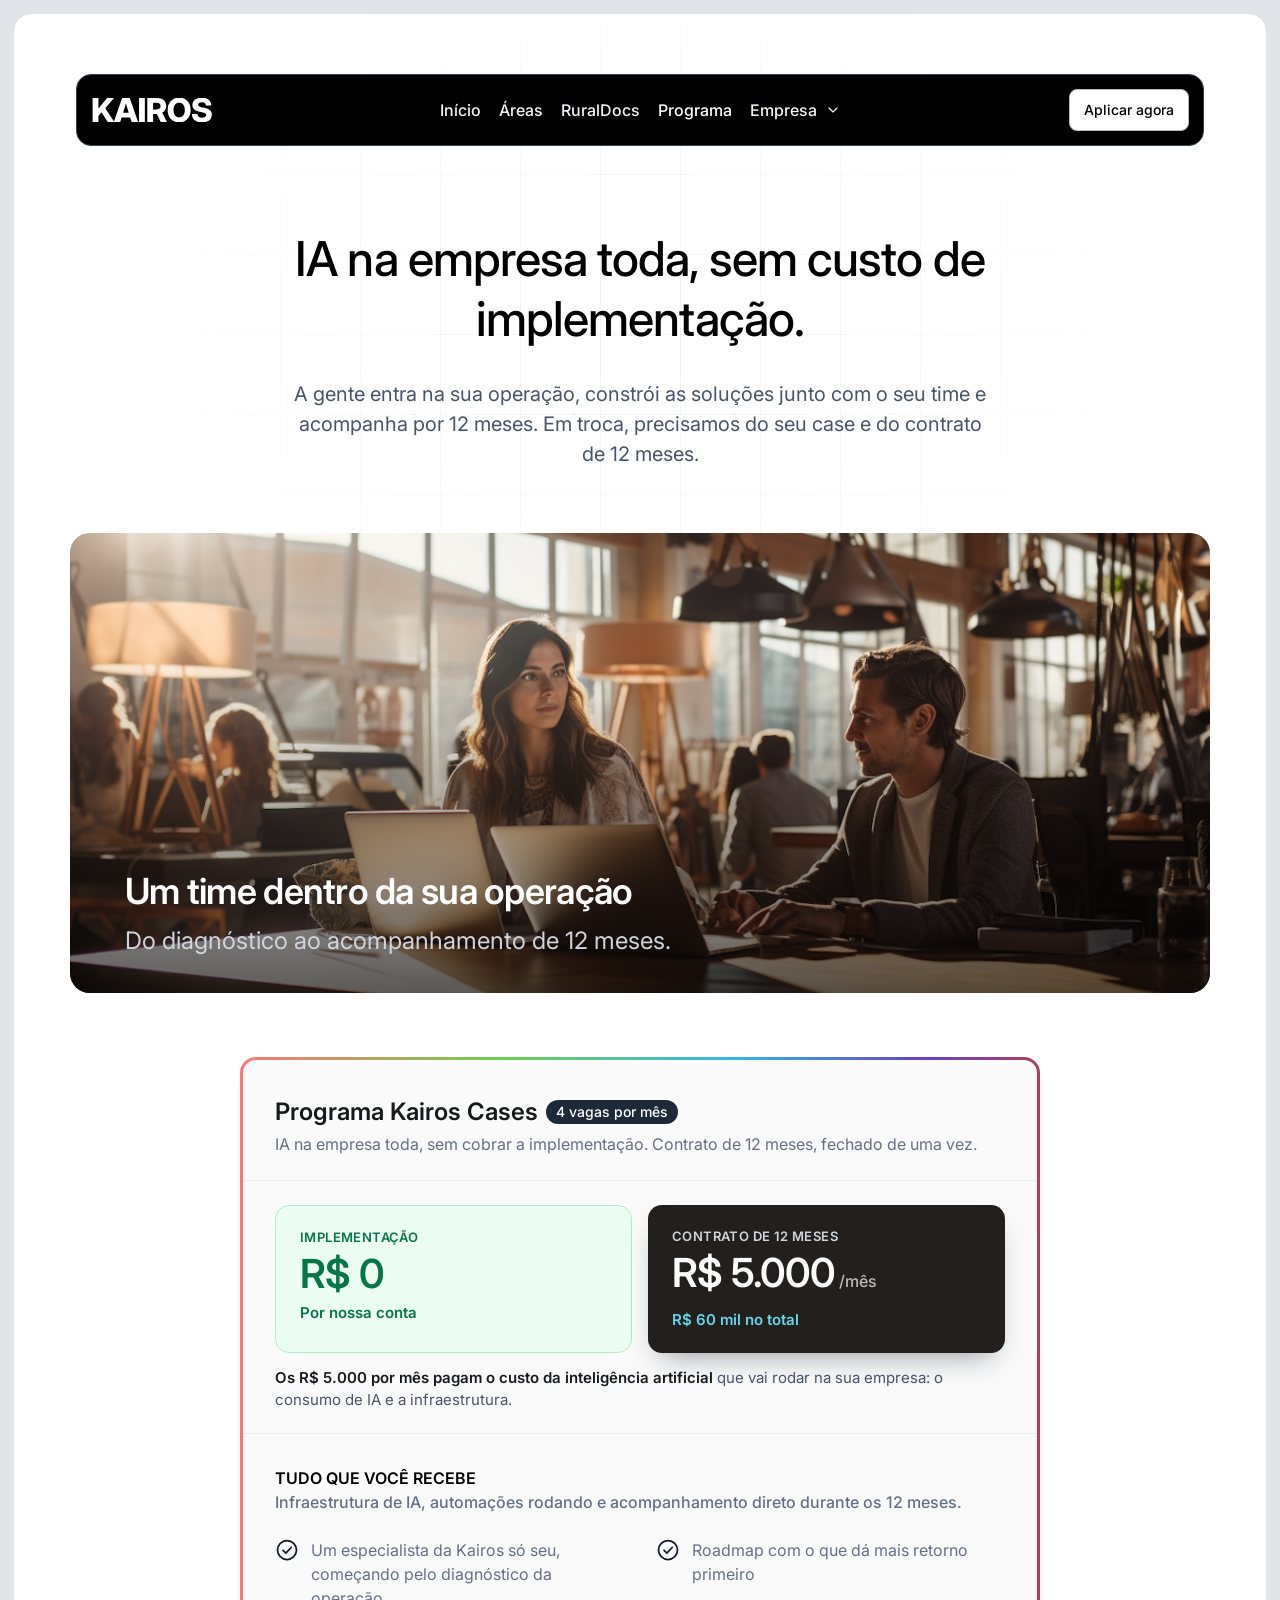
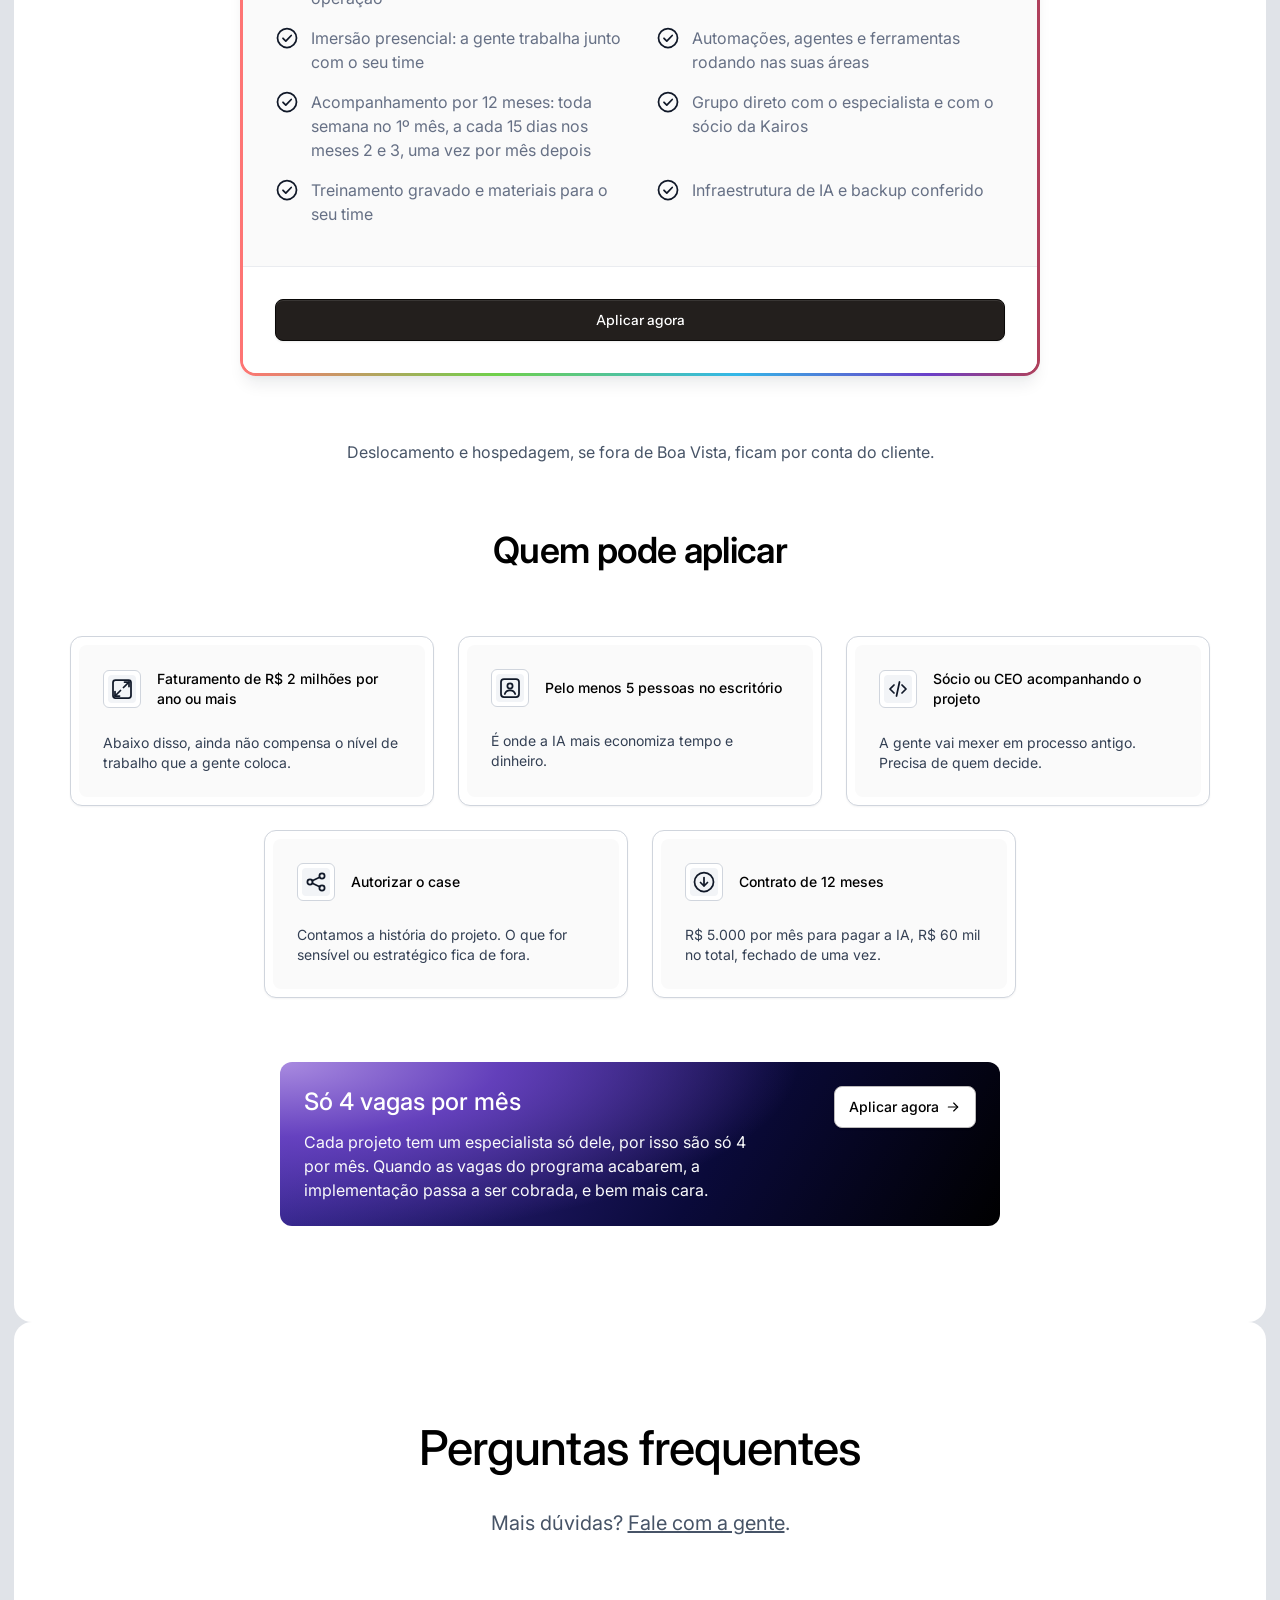
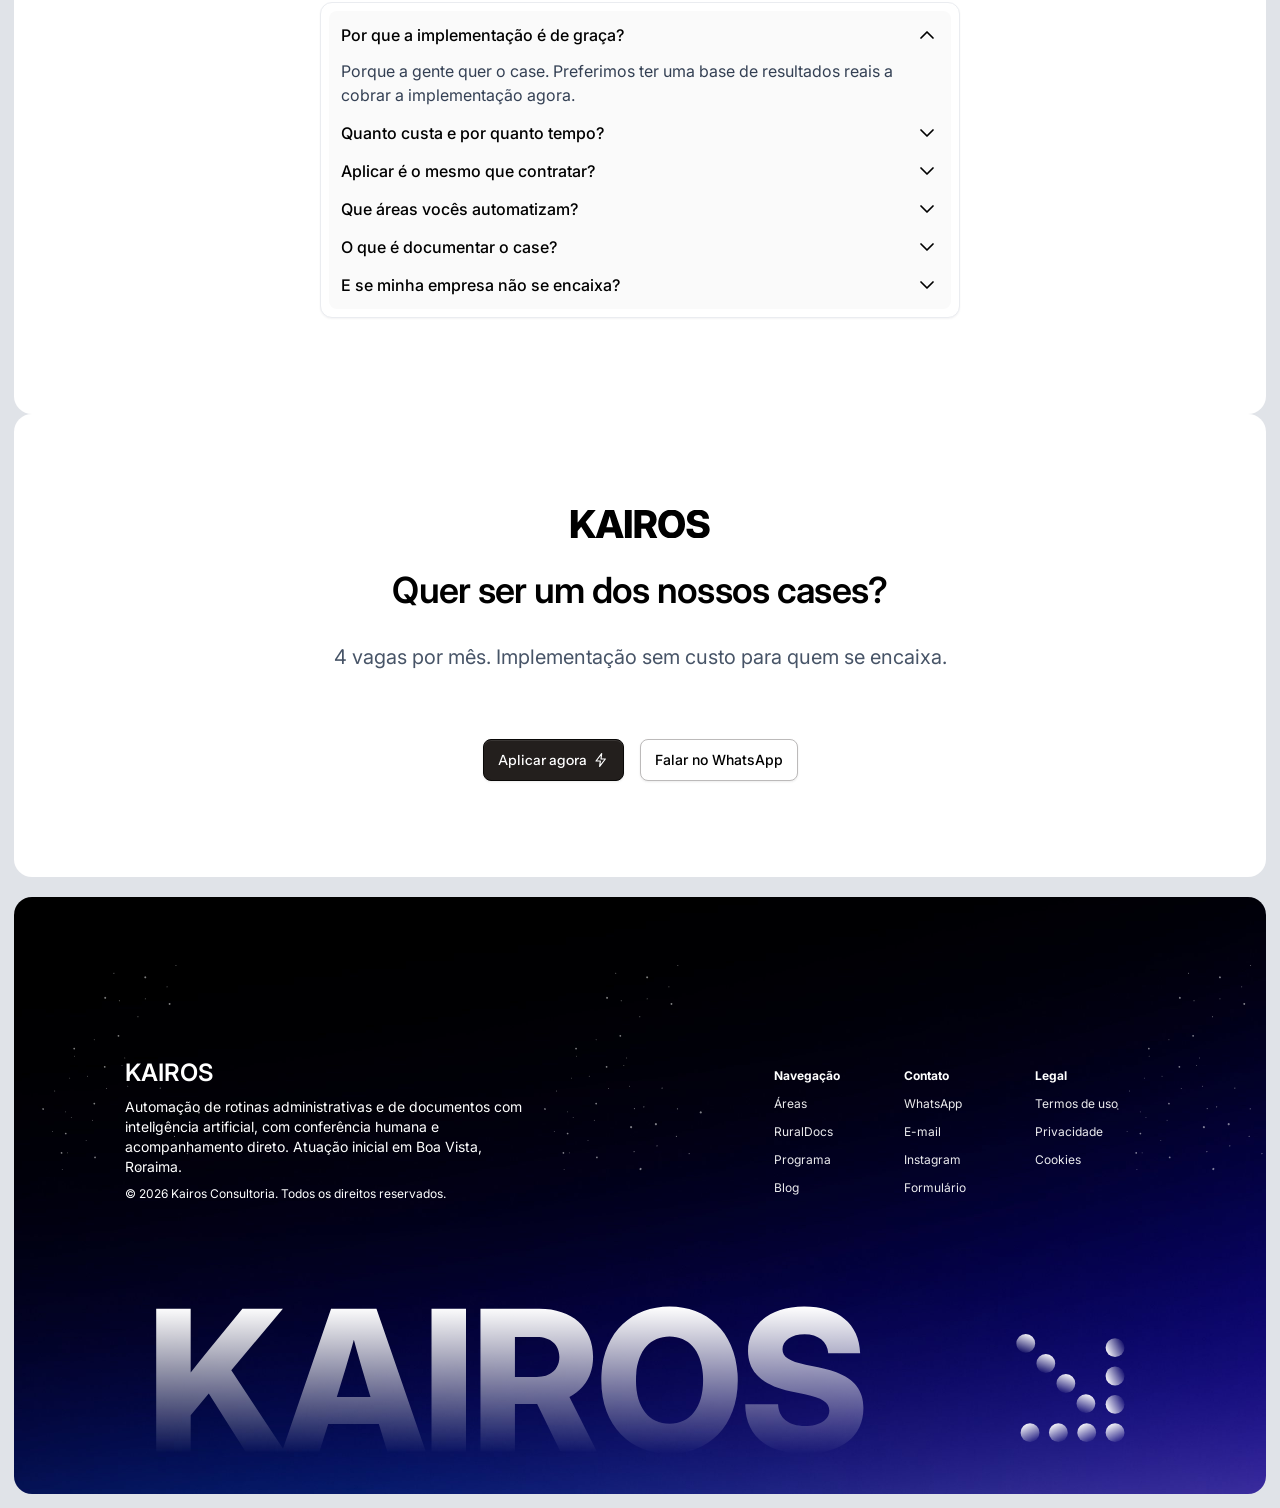
<file: atomify/atomify/oferta.html>
<!doctype html>
<html lang="pt-BR">
<head>
<meta charset="utf-8">
<meta name="viewport" content="width=device-width, initial-scale=1">
<title>Programa Kairos Cases — implementação de IA sem custo | Kairos</title>
<meta name="description" content="Programa Kairos Cases: a Kairos implementa IA na sua operação sem cobrar a implementação. Contrato de 12 meses, R$ 5.000 por mês (R$ 60 mil). Para empresas a partir de R$ 2 milhões por ano. 4 vagas por mês.">
<meta name="theme-color" content="#e0e3e8">
<meta property="og:type" content="website">
<meta property="og:locale" content="pt_BR">
<meta property="og:site_name" content="Kairos Consultoria">
<meta property="og:title" content="Programa Kairos Cases — implementação de IA sem custo | Kairos">
<meta property="og:description" content="Programa Kairos Cases: a Kairos implementa IA na sua operação sem cobrar a implementação. Contrato de 12 meses, R$ 5.000 por mês (R$ 60 mil). Para empresas a partir de R$ 2 milhões por ano. 4 vagas por mês.">
<link rel="icon" href="assets/favicon.svg" type="image/svg+xml">
<link rel="preconnect" href="https://fonts.googleapis.com">
<link rel="preconnect" href="https://fonts.gstatic.com" crossorigin>
<link href="https://fonts.googleapis.com/css2?family=Inter:wght@400;500;600;700&family=Instrument+Sans:wght@500;600&family=Geist:wght@400;500;600&family=Michroma&family=Poppins:wght@700&display=swap" rel="stylesheet">
<link rel="stylesheet" href="css/style.css?v=21">
<script>document.documentElement.className+=" js"</script>
</head>
<body class="pricing">
<a class="skip-link" href="#main">Ir para o conteúdo</a>
<svg width="0" height="0" style="position:absolute" aria-hidden="true" focusable="false"><defs><symbol id="i-mail" viewBox="0 0 24 24"><rect x="3" y="5" width="18" height="14" rx="2"/><path d="m3.5 7 8.5 6 8.5-6"/></symbol><symbol id="i-inbox" viewBox="0 0 24 24"><rect x="3" y="4" width="18" height="16" rx="2"/><path d="M3 13h5l1.2 2.2h5.6L16 13h5"/><path d="M8 8.5h8"/></symbol><symbol id="i-headphones" viewBox="0 0 24 24"><path d="M4 15v-3a8 8 0 0 1 16 0v3"/><rect x="3" y="14" width="4.5" height="6.5" rx="1.8"/><rect x="16.5" y="14" width="4.5" height="6.5" rx="1.8"/></symbol><symbol id="i-pin" viewBox="0 0 24 24"><path d="M12 21.5s-7-6-7-11.3a7 7 0 0 1 14 0c0 5.3-7 11.3-7 11.3z"/><circle cx="12" cy="10.2" r="2.6"/></symbol><symbol id="i-chat-q" viewBox="0 0 24 24"><path d="M12 3.2a8.8 8.8 0 1 0 4.4 16.4L21 21l-1.3-4.5A8.8 8.8 0 0 0 12 3.2z"/><path d="M9.6 9.6a2.5 2.5 0 1 1 3.6 2.2c-.8.4-1.2 1-1.2 1.8"/><path d="M12 16.6h.01"/></symbol><symbol id="i-code" viewBox="0 0 24 24"><path d="m8 8-4 4 4 4"/><path d="m16 8 4 4-4 4"/><path d="m13.5 5-3 14"/></symbol><symbol id="i-scale" viewBox="0 0 24 24"><rect x="3" y="3" width="18" height="18" rx="2.5"/><path d="M13.5 10.5 19 5"/><path d="M14.5 5H19v4.5"/><path d="M10.5 13.5 5 19"/><path d="M9.5 19H5v-4.5"/></symbol><symbol id="i-share" viewBox="0 0 24 24"><circle cx="6" cy="12" r="2.6"/><circle cx="18" cy="6" r="2.6"/><circle cx="18" cy="18" r="2.6"/><path d="m8.3 10.8 7.4-3.6"/><path d="m8.3 13.2 7.4 3.6"/></symbol><symbol id="i-stopwatch" viewBox="0 0 24 24"><circle cx="12" cy="13.5" r="7.5"/><path d="M12 9.5v4l2.5 1.5"/><path d="M9.5 2.8h5"/></symbol><symbol id="i-wifi" viewBox="0 0 24 24"><path d="M3.5 9.3a12 12 0 0 1 17 0"/><path d="M6.8 12.6a7.3 7.3 0 0 1 10.4 0"/><path d="M9.8 15.7a3 3 0 0 1 4.4 0"/><path d="M12 19h.01"/></symbol><symbol id="i-user-sq" viewBox="0 0 24 24"><rect x="3" y="3" width="18" height="18" rx="3"/><circle cx="12" cy="10" r="2.6"/><path d="M6.8 18c.7-2.5 2.7-3.7 5.2-3.7s4.5 1.2 5.2 3.7"/></symbol><symbol id="i-check-circle" viewBox="0 0 24 24"><circle cx="12" cy="12" r="9.5"/><path d="m8 12.3 2.8 2.8L16.2 9.5"/></symbol><symbol id="i-chev-down" viewBox="0 0 24 24"><path d="m6 9 6 6 6-6"/></symbol><symbol id="i-chev-up" viewBox="0 0 24 24"><path d="m18 15-6-6-6 6"/></symbol><symbol id="i-chev-left" viewBox="0 0 24 24"><path d="m15 6-6 6 6 6"/></symbol><symbol id="i-chev-right" viewBox="0 0 24 24"><path d="m9 6 6 6-6 6"/></symbol><symbol id="i-arrow-right" viewBox="0 0 24 24"><path d="M5 12h14"/><path d="m13 6 6 6-6 6"/></symbol><symbol id="i-bolt" viewBox="0 0 24 24"><path d="M13 2.5 4.5 13.5H11l-1 8 8.5-11H12l1-8z"/></symbol><symbol id="i-download" viewBox="0 0 24 24"><circle cx="12" cy="12" r="9.5"/><path d="M12 7.5v8"/><path d="m8.5 12.5 3.5 3.5 3.5-3.5"/></symbol><symbol id="i-chat-oval" viewBox="0 0 24 24"><ellipse cx="12" cy="11" rx="8.5" ry="7.2"/><path d="m8.5 17.5-1 3.5 4-2.4"/></symbol><symbol id="i-arrow-bl" viewBox="0 0 24 24"><circle cx="12" cy="12" r="9.5"/><path d="m15.5 8.5-7 7"/><path d="M9 9.5v6h6"/></symbol><symbol id="i-menu" viewBox="0 0 24 24"><path d="M4 7h16M4 12h16M4 17h16"/></symbol><symbol id="i-x" viewBox="0 0 24 24"><path d="m6 6 12 12M18 6 6 18"/></symbol><symbol id="i-play" viewBox="0 0 24 24"><path d="M7 4.5v15a.8.8 0 0 0 1.2.7l12.3-7.5a.8.8 0 0 0 0-1.4L8.2 3.8A.8.8 0 0 0 7 4.5z" fill="currentColor" stroke="none"/></symbol><symbol id="i-instagram" viewBox="0 0 24 24"><rect x="3.5" y="3.5" width="17" height="17" rx="5"/><circle cx="12" cy="12" r="4"/><path d="M17 7h.01"/></symbol></defs></svg>
<div class="page">
  <main id="main">
  <section class="section section--page ">
    <div class="mask-grid" aria-hidden="true"></div>
  <header class="nav" id="nav">
    <a class="logo" href="index.html" aria-label="Kairos — página inicial"><img class="brandmark" src="assets/kairos.svg" alt="Kairos" width="122" height="24"></a>
    <nav class="nav__links" aria-label="Principal">
      <a class="nav__link" href="index.html">Início</a>
      <a class="nav__link" href="index.html#areas">Áreas</a>
      <a class="nav__link" href="ruraldocs.html">RuralDocs</a>
      <a class="nav__link" href="oferta.html" aria-current="page">Programa</a>
      <div class="nav__item"><button class="nav__trigger" type="button" aria-expanded="false" aria-haspopup="true" aria-controls="menu-empresa">Empresa<svg class="icon icon--16" aria-hidden="true" focusable="false" ><use href="#i-chev-down"/></svg></button><div class="nav__menu" id="menu-empresa"><a href="sobre.html">Sobre a Kairos<small>Quem somos e como trabalhamos</small></a><a href="blog.html">Blog<small>Conteúdo sobre automação administrativa</small></a><a href="contato.html">Contato<small>Fale com a gente</small></a></div></div>
      <a class="btn nav__panel-cta" href="contato.html#aplicacao">Aplicar agora</a>
    </nav>
    <a class="btn nav__cta" href="contato.html#aplicacao">Aplicar agora</a>
    <button class="nav__burger" type="button" aria-label="Abrir menu" aria-expanded="false"><svg class="icon" aria-hidden="true" focusable="false" ><use href="#i-menu"/></svg></button>
  </header>

    <div class="content stack-64">
      <div class="text-block">
        
        <h1 class="h-lg">IA na empresa toda, sem custo de implementação.</h1>
        <p class="lead">A gente entra na sua operação, constrói as soluções junto com o seu time e acompanha por 12 meses. Em troca, precisamos do seu case e do contrato de 12 meses.</p>
      </div>

      <div class="media-card media-card--short" data-reveal>
        <img src="assets/img/careers-hero.png" alt="" width="1188" height="763" loading="lazy">
        <div class="media-card__ov" style="top:30%"></div>
        <div class="media-card__cap"><div style="max-width:620px"><h3>Um time dentro da sua operação</h3><p>Do diagnóstico ao acompanhamento de 12 meses.</p></div></div>
      </div>
      <div class="tiers tiers--single"><article class="tier tier--pop tier--offer">
  <div class="tier__head">
    <div class="tier__title"><div><h3>Programa Kairos Cases</h3><span class="pill">4 vagas por mês</span></div><p>IA na empresa toda, sem cobrar a implementação. Contrato de 12 meses, fechado de uma vez.</p></div>
  </div>
  <div class="price-cards">
    <div class="price-card price-card--free"><span>Implementação</span><strong>R$ 0</strong><em>Por nossa conta</em></div>
    <div class="price-card price-card--paid"><span>Contrato de 12 meses</span><strong>R$ 5.000<small>/mês</small></strong><em>R$ 60 mil no total</em></div>
  </div>
  <p class="price-note"><strong>Os R$ 5.000 por mês pagam o custo da inteligência artificial</strong> que vai rodar na sua empresa: o consumo de IA e a infraestrutura.</p>
  <div class="tier__body">
    <div><h4>TUDO QUE VOCÊ RECEBE</h4><p>Infraestrutura de IA, automações rodando e acompanhamento direto durante os 12 meses.</p></div>
    <ul class="checks"><li><svg class="icon" aria-hidden="true" focusable="false" ><use href="#i-check-circle"/></svg><span>Um especialista da Kairos só seu, começando pelo diagnóstico da operação</span></li><li><svg class="icon" aria-hidden="true" focusable="false" ><use href="#i-check-circle"/></svg><span>Roadmap com o que dá mais retorno primeiro</span></li><li><svg class="icon" aria-hidden="true" focusable="false" ><use href="#i-check-circle"/></svg><span>Imersão presencial: a gente trabalha junto com o seu time</span></li><li><svg class="icon" aria-hidden="true" focusable="false" ><use href="#i-check-circle"/></svg><span>Automações, agentes e ferramentas rodando nas suas áreas</span></li><li><svg class="icon" aria-hidden="true" focusable="false" ><use href="#i-check-circle"/></svg><span>Acompanhamento por 12 meses: toda semana no 1º mês, a cada 15 dias nos meses 2 e 3, uma vez por mês depois</span></li><li><svg class="icon" aria-hidden="true" focusable="false" ><use href="#i-check-circle"/></svg><span>Grupo direto com o especialista e com o sócio da Kairos</span></li><li><svg class="icon" aria-hidden="true" focusable="false" ><use href="#i-check-circle"/></svg><span>Treinamento gravado e materiais para o seu time</span></li><li><svg class="icon" aria-hidden="true" focusable="false" ><use href="#i-check-circle"/></svg><span>Infraestrutura de IA e backup conferido</span></li></ul>
  </div>
  <div class="tier__foot"><a class="btn btn--dark btn--block" href="contato.html#aplicacao">Aplicar agora</a></div>
</article></div>
<p class="fine-print">Deslocamento e hospedagem, se fora de Boa Vista, ficam por conta do cliente.</p>
      <div class="text-block"><h2 class="h-md">Quem pode aplicar</h2></div>
      <div class="card-grid card-grid--3"><article class="card"><div class="card__inner">
  <div class="card__head"><span class="icon-tile"><span><svg class="icon" aria-hidden="true" focusable="false" ><use href="#i-scale"/></svg></span></span><h3 class="card__title">Faturamento de R$ 2 milhões por ano ou mais</h3></div>
  <p class="card__text">Abaixo disso, ainda não compensa o nível de trabalho que a gente coloca.</p>
</div></article><article class="card"><div class="card__inner">
  <div class="card__head"><span class="icon-tile"><span><svg class="icon" aria-hidden="true" focusable="false" ><use href="#i-user-sq"/></svg></span></span><h3 class="card__title">Pelo menos 5 pessoas no escritório</h3></div>
  <p class="card__text">É onde a IA mais economiza tempo e dinheiro.</p>
</div></article><article class="card"><div class="card__inner">
  <div class="card__head"><span class="icon-tile"><span><svg class="icon" aria-hidden="true" focusable="false" ><use href="#i-code"/></svg></span></span><h3 class="card__title">Sócio ou CEO acompanhando o projeto</h3></div>
  <p class="card__text">A gente vai mexer em processo antigo. Precisa de quem decide.</p>
</div></article><article class="card"><div class="card__inner">
  <div class="card__head"><span class="icon-tile"><span><svg class="icon" aria-hidden="true" focusable="false" ><use href="#i-share"/></svg></span></span><h3 class="card__title">Autorizar o case</h3></div>
  <p class="card__text">Contamos a história do projeto. O que for sensível ou estratégico fica de fora.</p>
</div></article><article class="card"><div class="card__inner">
  <div class="card__head"><span class="icon-tile"><span><svg class="icon" aria-hidden="true" focusable="false" ><use href="#i-download"/></svg></span></span><h3 class="card__title">Contrato de 12 meses</h3></div>
  <p class="card__text">R$ 5.000 por mês para pagar a IA, R$ 60 mil no total, fechado de uma vez.</p>
</div></article></div>
      <aside class="promo" aria-label="Escassez">
        <div><h3>Só 4 vagas por mês</h3><p>Cada projeto tem um especialista só dele, por isso são só 4 por mês. Quando as vagas do programa acabarem, a implementação passa a ser cobrada, e bem mais cara.</p></div>
        <a class="btn btn--light" href="contato.html#aplicacao">Aplicar agora <svg class="icon icon--16" aria-hidden="true" focusable="false" ><use href="#i-arrow-right"/></svg></a>
      </aside>
    </div>
  </section>

  <section class="section section--pad" id="faq" aria-labelledby="faq-title">
    <div class="stack-64 content">
      <div class="text-block"><h2 class="h-lg" id="faq-title">Perguntas frequentes</h2>
        <p class="lead">Mais dúvidas? <a href="contato.html" style="text-decoration:underline">Fale com a gente</a>.</p></div>
      <div class="faq"><div class="faq__inner"><div class="faq__item open"><button class="faq__q" type="button" id="faq-q0" aria-expanded="true" aria-controls="faq-a0"><span>Por que a implementação é de graça?</span><svg class="icon" aria-hidden="true" focusable="false" ><use href="#i-chev-down"/></svg></button>
<div class="faq__a" id="faq-a0" role="region" aria-labelledby="faq-q0"><div><p>Porque a gente quer o case. Preferimos ter uma base de resultados reais a cobrar a implementação agora.</p></div></div></div><div class="faq__item"><button class="faq__q" type="button" id="faq-q1" aria-expanded="false" aria-controls="faq-a1"><span>Quanto custa e por quanto tempo?</span><svg class="icon" aria-hidden="true" focusable="false" ><use href="#i-chev-down"/></svg></button>
<div class="faq__a" id="faq-a1" role="region" aria-labelledby="faq-q1"><div><p>A implementação não custa nada. O contrato é de 12 meses, fechado de uma vez: R$ 5.000 por mês, R$ 60 mil no total. Esse valor paga o custo da inteligência artificial que vai rodar na sua empresa, o consumo de IA e a infraestrutura.</p></div></div></div><div class="faq__item"><button class="faq__q" type="button" id="faq-q2" aria-expanded="false" aria-controls="faq-a2"><span>Aplicar é o mesmo que contratar?</span><svg class="icon" aria-hidden="true" focusable="false" ><use href="#i-chev-down"/></svg></button>
<div class="faq__a" id="faq-a2" role="region" aria-labelledby="faq-q2"><div><p>Não. A gente analisa a sua aplicação e, se fizer sentido, liga para conversar sobre o seu negócio. Só depois decidimos juntos.</p></div></div></div><div class="faq__item"><button class="faq__q" type="button" id="faq-q3" aria-expanded="false" aria-controls="faq-a3"><span>Que áreas vocês automatizam?</span><svg class="icon" aria-hidden="true" focusable="false" ><use href="#i-chev-down"/></svg></button>
<div class="faq__a" id="faq-a3" role="region" aria-labelledby="faq-q3"><div><p>O administrativo é onde a gente já tem resultado: documentos, notas e lançamentos. Na conversa a gente descobre onde está o maior ganho: financeiro, comercial, atendimento, operações.</p></div></div></div><div class="faq__item"><button class="faq__q" type="button" id="faq-q4" aria-expanded="false" aria-controls="faq-a4"><span>O que é documentar o case?</span><svg class="icon" aria-hidden="true" focusable="false" ><use href="#i-chev-down"/></svg></button>
<div class="faq__a" id="faq-a4" role="region" aria-labelledby="faq-q4"><div><p>Contar a história: qual era o problema, o que foi feito e qual foi o resultado. O que for sensível ou estratégico fica protegido, e combinamos tudo antes.</p></div></div></div><div class="faq__item"><button class="faq__q" type="button" id="faq-q5" aria-expanded="false" aria-controls="faq-a5"><span>E se minha empresa não se encaixa?</span><svg class="icon" aria-hidden="true" focusable="false" ><use href="#i-chev-down"/></svg></button>
<div class="faq__a" id="faq-a5" role="region" aria-labelledby="faq-q5"><div><p>Hoje o programa é para empresas a partir de R$ 2 milhões por ano e com pelo menos 5 pessoas no escritório. Se ainda não é o seu caso, <a href="contato.html" style="text-decoration:underline">fale com a gente</a> e avisamos quando abrirmos outras vagas.</p></div></div></div></div></div>
    </div>
  </section>

  <section class="section cta" aria-labelledby="cta-title">
    <div class="cta__in">
      <div class="cta__txt">
        <img class="brandmark brandmark--lg" src="assets/kairos.svg" alt="Kairos" width="142" height="28">
        <h2 id="cta-title">Quer ser um dos nossos cases?</h2>
        <p>4 vagas por mês. Implementação sem custo para quem se encaixa.</p>
      </div>
      <div class="btn-row">
        <a class="btn btn--dark" href="contato.html#aplicacao">Aplicar agora <svg class="icon icon--16" aria-hidden="true" focusable="false" ><use href="#i-bolt"/></svg></a>
        <a class="btn btn--light" href="https://wa.me/5595984104479?text=Ol%C3%A1%21%20Vim%20pelo%20site%20da%20Kairos%20e%20quero%20ver%20o%20que%20podem%20automatizar%20na%20minha%20empresa." target="_blank" rel="noopener">Falar no WhatsApp</a>
      </div>
    </div>
  </section>
  </main>
  <footer class="footer">
    <img class="footer__art" src="assets/footer-art.svg?v=2" alt="" aria-hidden="true">
    <div class="footer__in">
      <div class="footer__brand">
        <strong>KAIROS</strong>
        <p>Automação de rotinas administrativas e de documentos com inteligência artificial, com conferência humana e acompanhamento direto. Atuação inicial em Boa Vista, Roraima.</p>
        <small>© 2026 Kairos Consultoria. Todos os direitos reservados.</small>
      </div>
      <nav class="footer__nav" aria-label="Rodapé">
        <div class="footer__col"><h4>Navegação</h4>
          <a href="index.html#areas">Áreas</a><a href="ruraldocs.html">RuralDocs</a><a href="oferta.html">Programa</a><a href="blog.html">Blog</a></div>
        <div class="footer__col"><h4>Contato</h4>
          <a href="https://wa.me/5595984104479?text=Ol%C3%A1%21%20Vim%20pelo%20site%20da%20Kairos%20e%20quero%20ver%20o%20que%20podem%20automatizar%20na%20minha%20empresa." target="_blank" rel="noopener">WhatsApp</a><a href="mailto:therafadourado@gmail.com">E-mail</a><a href="https://instagram.com/orafaeldourado" target="_blank" rel="noopener">Instagram</a><a href="contato.html">Formulário</a></div>
        <div class="footer__col"><h4>Legal</h4>
          <a href="termos.html">Termos de uso</a><a href="privacidade.html">Privacidade</a><a href="privacidade.html#cookies">Cookies</a></div>
      </nav>
    </div>
  </footer>
</div>
<a class="sticky-cta" href="contato.html#aplicacao" aria-label="Aplicar agora">Aplicar agora <span>· 4 vagas por mês</span></a>
<script src="js/main.js?v=5"></script>
</body>
</html>
</file>
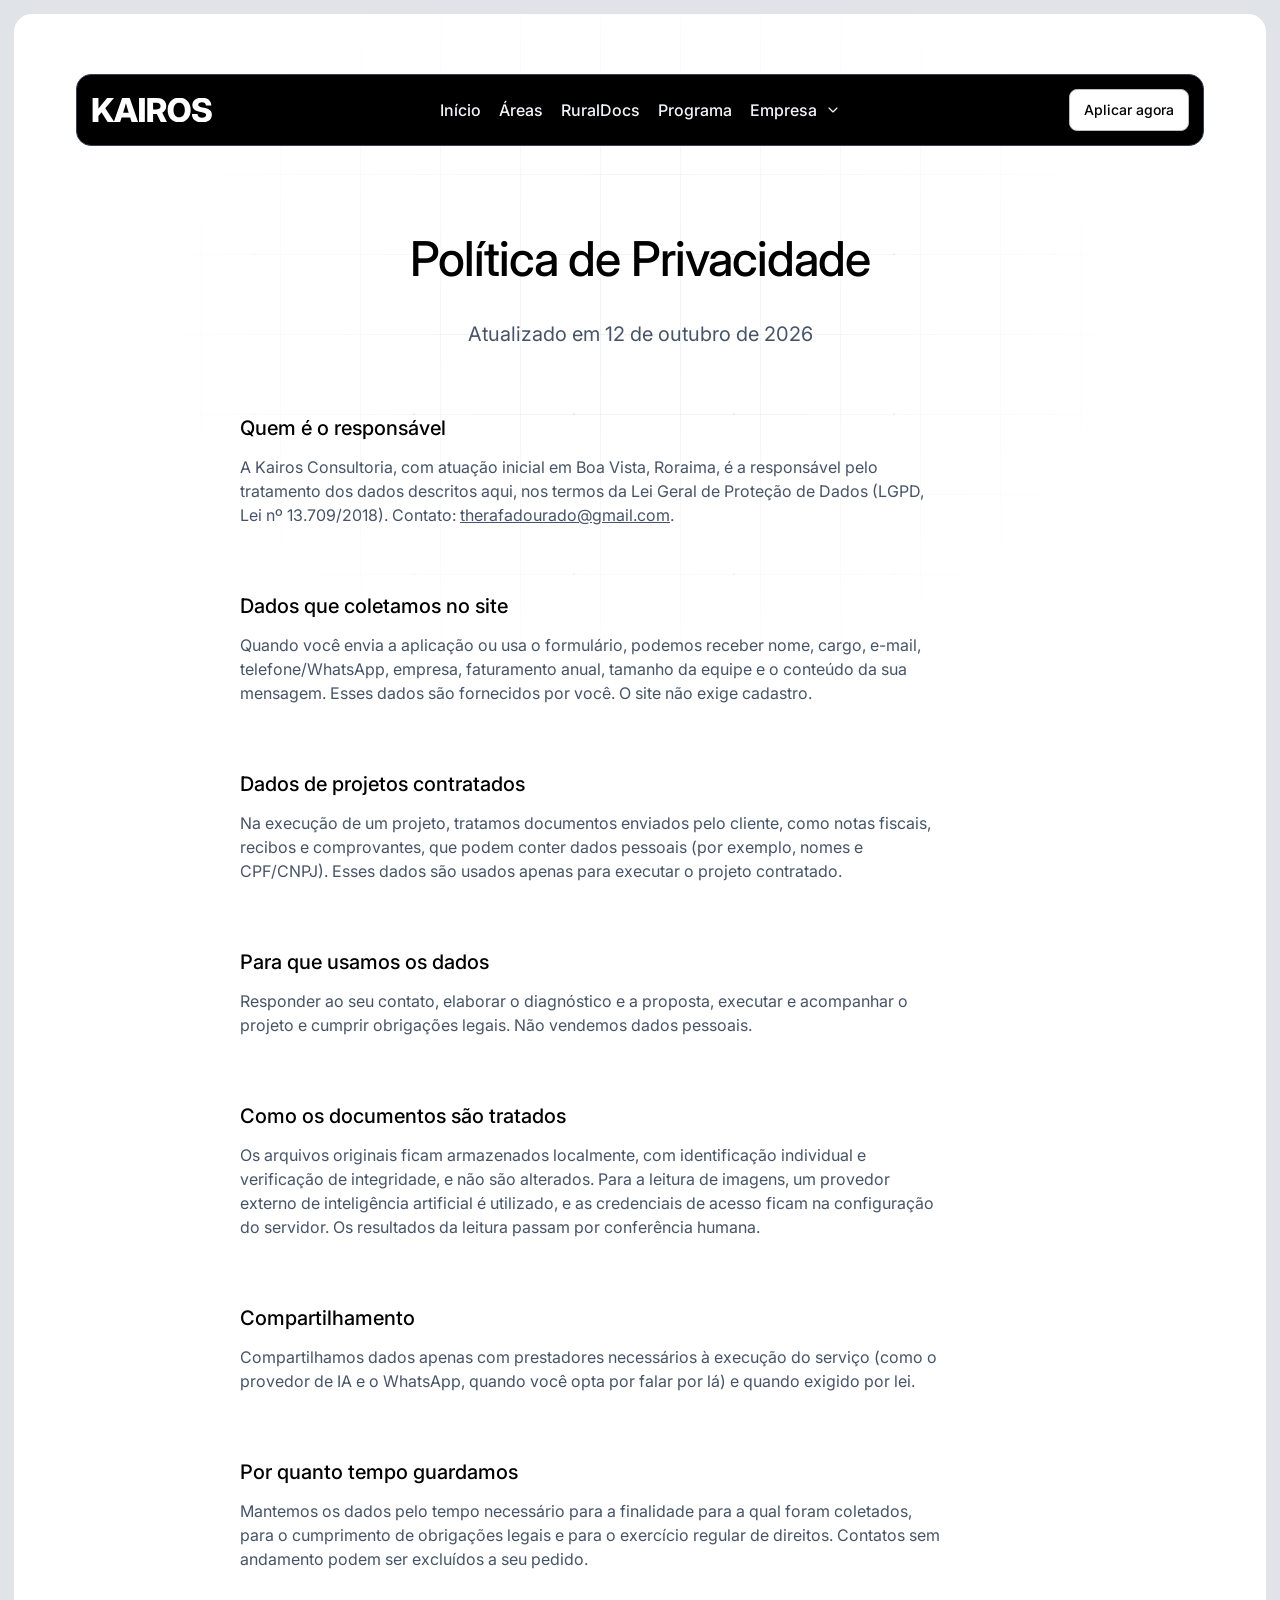
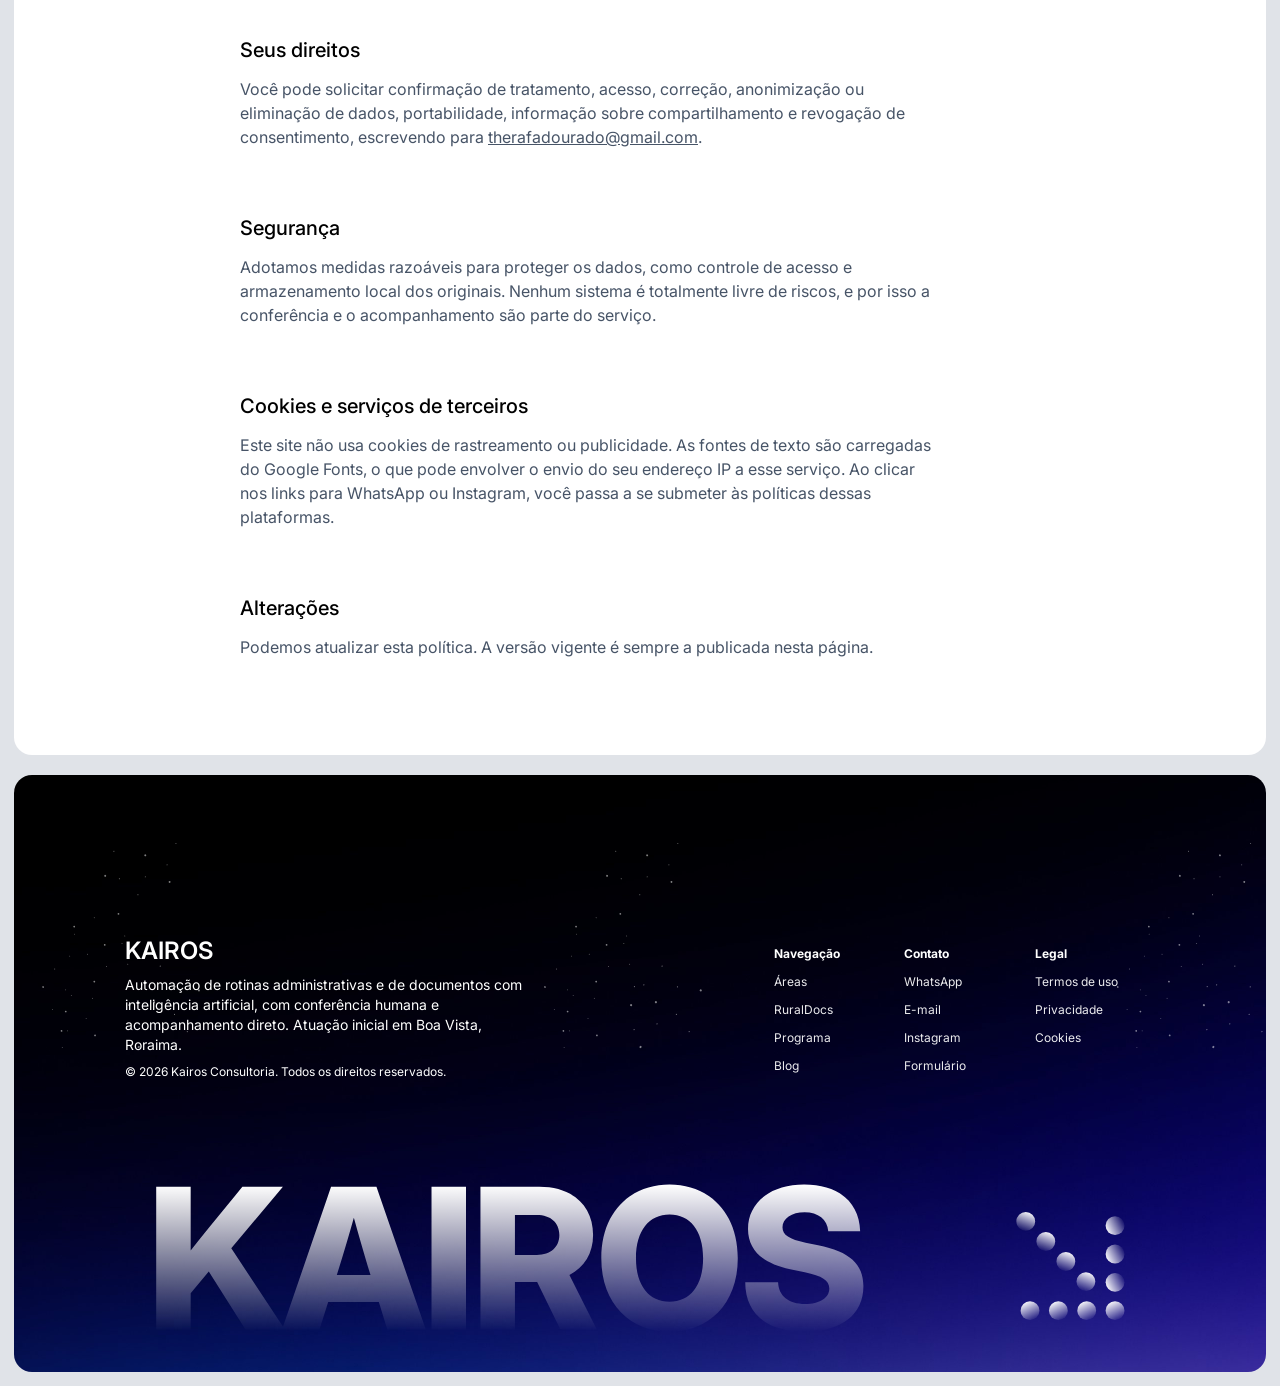
<file: atomify/atomify/privacidade.html>
<!doctype html>
<html lang="pt-BR">
<head>
<meta charset="utf-8">
<meta name="viewport" content="width=device-width, initial-scale=1">
<title>Política de Privacidade — Kairos</title>
<meta name="description" content="Como a Kairos Consultoria trata dados pessoais do site e de projetos, de acordo com a LGPD. Atualizado em 12 de outubro de 2026.">
<meta name="theme-color" content="#e0e3e8">
<meta property="og:type" content="website">
<meta property="og:locale" content="pt_BR">
<meta property="og:site_name" content="Kairos Consultoria">
<meta property="og:title" content="Política de Privacidade — Kairos">
<meta property="og:description" content="Como a Kairos Consultoria trata dados pessoais do site e de projetos, de acordo com a LGPD. Atualizado em 12 de outubro de 2026.">
<link rel="icon" href="assets/favicon.svg" type="image/svg+xml">
<link rel="preconnect" href="https://fonts.googleapis.com">
<link rel="preconnect" href="https://fonts.gstatic.com" crossorigin>
<link href="https://fonts.googleapis.com/css2?family=Inter:wght@400;500;600;700&family=Instrument+Sans:wght@500;600&family=Geist:wght@400;500;600&family=Michroma&family=Poppins:wght@700&display=swap" rel="stylesheet">
<link rel="stylesheet" href="css/style.css?v=21">
<script>document.documentElement.className+=" js"</script>
</head>
<body class="privacy">
<a class="skip-link" href="#main">Ir para o conteúdo</a>
<svg width="0" height="0" style="position:absolute" aria-hidden="true" focusable="false"><defs><symbol id="i-mail" viewBox="0 0 24 24"><rect x="3" y="5" width="18" height="14" rx="2"/><path d="m3.5 7 8.5 6 8.5-6"/></symbol><symbol id="i-inbox" viewBox="0 0 24 24"><rect x="3" y="4" width="18" height="16" rx="2"/><path d="M3 13h5l1.2 2.2h5.6L16 13h5"/><path d="M8 8.5h8"/></symbol><symbol id="i-headphones" viewBox="0 0 24 24"><path d="M4 15v-3a8 8 0 0 1 16 0v3"/><rect x="3" y="14" width="4.5" height="6.5" rx="1.8"/><rect x="16.5" y="14" width="4.5" height="6.5" rx="1.8"/></symbol><symbol id="i-pin" viewBox="0 0 24 24"><path d="M12 21.5s-7-6-7-11.3a7 7 0 0 1 14 0c0 5.3-7 11.3-7 11.3z"/><circle cx="12" cy="10.2" r="2.6"/></symbol><symbol id="i-chat-q" viewBox="0 0 24 24"><path d="M12 3.2a8.8 8.8 0 1 0 4.4 16.4L21 21l-1.3-4.5A8.8 8.8 0 0 0 12 3.2z"/><path d="M9.6 9.6a2.5 2.5 0 1 1 3.6 2.2c-.8.4-1.2 1-1.2 1.8"/><path d="M12 16.6h.01"/></symbol><symbol id="i-code" viewBox="0 0 24 24"><path d="m8 8-4 4 4 4"/><path d="m16 8 4 4-4 4"/><path d="m13.5 5-3 14"/></symbol><symbol id="i-scale" viewBox="0 0 24 24"><rect x="3" y="3" width="18" height="18" rx="2.5"/><path d="M13.5 10.5 19 5"/><path d="M14.5 5H19v4.5"/><path d="M10.5 13.5 5 19"/><path d="M9.5 19H5v-4.5"/></symbol><symbol id="i-share" viewBox="0 0 24 24"><circle cx="6" cy="12" r="2.6"/><circle cx="18" cy="6" r="2.6"/><circle cx="18" cy="18" r="2.6"/><path d="m8.3 10.8 7.4-3.6"/><path d="m8.3 13.2 7.4 3.6"/></symbol><symbol id="i-stopwatch" viewBox="0 0 24 24"><circle cx="12" cy="13.5" r="7.5"/><path d="M12 9.5v4l2.5 1.5"/><path d="M9.5 2.8h5"/></symbol><symbol id="i-wifi" viewBox="0 0 24 24"><path d="M3.5 9.3a12 12 0 0 1 17 0"/><path d="M6.8 12.6a7.3 7.3 0 0 1 10.4 0"/><path d="M9.8 15.7a3 3 0 0 1 4.4 0"/><path d="M12 19h.01"/></symbol><symbol id="i-user-sq" viewBox="0 0 24 24"><rect x="3" y="3" width="18" height="18" rx="3"/><circle cx="12" cy="10" r="2.6"/><path d="M6.8 18c.7-2.5 2.7-3.7 5.2-3.7s4.5 1.2 5.2 3.7"/></symbol><symbol id="i-check-circle" viewBox="0 0 24 24"><circle cx="12" cy="12" r="9.5"/><path d="m8 12.3 2.8 2.8L16.2 9.5"/></symbol><symbol id="i-chev-down" viewBox="0 0 24 24"><path d="m6 9 6 6 6-6"/></symbol><symbol id="i-chev-up" viewBox="0 0 24 24"><path d="m18 15-6-6-6 6"/></symbol><symbol id="i-chev-left" viewBox="0 0 24 24"><path d="m15 6-6 6 6 6"/></symbol><symbol id="i-chev-right" viewBox="0 0 24 24"><path d="m9 6 6 6-6 6"/></symbol><symbol id="i-arrow-right" viewBox="0 0 24 24"><path d="M5 12h14"/><path d="m13 6 6 6-6 6"/></symbol><symbol id="i-bolt" viewBox="0 0 24 24"><path d="M13 2.5 4.5 13.5H11l-1 8 8.5-11H12l1-8z"/></symbol><symbol id="i-download" viewBox="0 0 24 24"><circle cx="12" cy="12" r="9.5"/><path d="M12 7.5v8"/><path d="m8.5 12.5 3.5 3.5 3.5-3.5"/></symbol><symbol id="i-chat-oval" viewBox="0 0 24 24"><ellipse cx="12" cy="11" rx="8.5" ry="7.2"/><path d="m8.5 17.5-1 3.5 4-2.4"/></symbol><symbol id="i-arrow-bl" viewBox="0 0 24 24"><circle cx="12" cy="12" r="9.5"/><path d="m15.5 8.5-7 7"/><path d="M9 9.5v6h6"/></symbol><symbol id="i-menu" viewBox="0 0 24 24"><path d="M4 7h16M4 12h16M4 17h16"/></symbol><symbol id="i-x" viewBox="0 0 24 24"><path d="m6 6 12 12M18 6 6 18"/></symbol><symbol id="i-play" viewBox="0 0 24 24"><path d="M7 4.5v15a.8.8 0 0 0 1.2.7l12.3-7.5a.8.8 0 0 0 0-1.4L8.2 3.8A.8.8 0 0 0 7 4.5z" fill="currentColor" stroke="none"/></symbol><symbol id="i-instagram" viewBox="0 0 24 24"><rect x="3.5" y="3.5" width="17" height="17" rx="5"/><circle cx="12" cy="12" r="4"/><path d="M17 7h.01"/></symbol></defs></svg>
<div class="page">
<!-- Texto-base elaborado a partir do posicionamento da empresa; recomenda-se revisão jurídica antes da publicação. -->
  <main id="main">
  <section class="section section--page ">
    <div class="mask-grid" aria-hidden="true"></div>
  <header class="nav" id="nav">
    <a class="logo" href="index.html" aria-label="Kairos — página inicial"><img class="brandmark" src="assets/kairos.svg" alt="Kairos" width="122" height="24"></a>
    <nav class="nav__links" aria-label="Principal">
      <a class="nav__link" href="index.html">Início</a>
      <a class="nav__link" href="index.html#areas">Áreas</a>
      <a class="nav__link" href="ruraldocs.html">RuralDocs</a>
      <a class="nav__link" href="oferta.html">Programa</a>
      <div class="nav__item"><button class="nav__trigger" type="button" aria-expanded="false" aria-haspopup="true" aria-controls="menu-empresa">Empresa<svg class="icon icon--16" aria-hidden="true" focusable="false" ><use href="#i-chev-down"/></svg></button><div class="nav__menu" id="menu-empresa"><a href="sobre.html">Sobre a Kairos<small>Quem somos e como trabalhamos</small></a><a href="blog.html">Blog<small>Conteúdo sobre automação administrativa</small></a><a href="contato.html">Contato<small>Fale com a gente</small></a></div></div>
      <a class="btn nav__panel-cta" href="contato.html#aplicacao">Aplicar agora</a>
    </nav>
    <a class="btn nav__cta" href="contato.html#aplicacao">Aplicar agora</a>
    <button class="nav__burger" type="button" aria-label="Abrir menu" aria-expanded="false"><svg class="icon" aria-hidden="true" focusable="false" ><use href="#i-menu"/></svg></button>
  </header>

    <div class="content stack-64">
      <div class="text-block"><h1 class="h-lg">Política de Privacidade</h1><p class="lead">Atualizado em 12 de outubro de 2026</p></div>
      <div class="legal">
<section><h2>Quem é o responsável</h2><p>A Kairos Consultoria, com atuação inicial em Boa Vista, Roraima, é a responsável pelo tratamento dos dados descritos aqui, nos termos da Lei Geral de Proteção de Dados (LGPD, Lei nº 13.709/2018). Contato: <a href="mailto:therafadourado@gmail.com">therafadourado@gmail.com</a>.</p></section>
<section><h2>Dados que coletamos no site</h2><p>Quando você envia a aplicação ou usa o formulário, podemos receber nome, cargo, e-mail, telefone/WhatsApp, empresa, faturamento anual, tamanho da equipe e o conteúdo da sua mensagem. Esses dados são fornecidos por você. O site não exige cadastro.</p></section>
<section><h2>Dados de projetos contratados</h2><p>Na execução de um projeto, tratamos documentos enviados pelo cliente, como notas fiscais, recibos e comprovantes, que podem conter dados pessoais (por exemplo, nomes e CPF/CNPJ). Esses dados são usados apenas para executar o projeto contratado.</p></section>
<section><h2>Para que usamos os dados</h2><p>Responder ao seu contato, elaborar o diagnóstico e a proposta, executar e acompanhar o projeto e cumprir obrigações legais. Não vendemos dados pessoais.</p></section>
<section><h2>Como os documentos são tratados</h2><p>Os arquivos originais ficam armazenados localmente, com identificação individual e verificação de integridade, e não são alterados. Para a leitura de imagens, um provedor externo de inteligência artificial é utilizado, e as credenciais de acesso ficam na configuração do servidor. Os resultados da leitura passam por conferência humana.</p></section>
<section><h2>Compartilhamento</h2><p>Compartilhamos dados apenas com prestadores necessários à execução do serviço (como o provedor de IA e o WhatsApp, quando você opta por falar por lá) e quando exigido por lei.</p></section>
<section><h2>Por quanto tempo guardamos</h2><p>Mantemos os dados pelo tempo necessário para a finalidade para a qual foram coletados, para o cumprimento de obrigações legais e para o exercício regular de direitos. Contatos sem andamento podem ser excluídos a seu pedido.</p></section>
<section><h2>Seus direitos</h2><p>Você pode solicitar confirmação de tratamento, acesso, correção, anonimização ou eliminação de dados, portabilidade, informação sobre compartilhamento e revogação de consentimento, escrevendo para <a href="mailto:therafadourado@gmail.com">therafadourado@gmail.com</a>.</p></section>
<section><h2>Segurança</h2><p>Adotamos medidas razoáveis para proteger os dados, como controle de acesso e armazenamento local dos originais. Nenhum sistema é totalmente livre de riscos, e por isso a conferência e o acompanhamento são parte do serviço.</p></section>
<section id="cookies"><h2>Cookies e serviços de terceiros</h2><p>Este site não usa cookies de rastreamento ou publicidade. As fontes de texto são carregadas do Google Fonts, o que pode envolver o envio do seu endereço IP a esse serviço. Ao clicar nos links para WhatsApp ou Instagram, você passa a se submeter às políticas dessas plataformas.</p></section>
<section><h2>Alterações</h2><p>Podemos atualizar esta política. A versão vigente é sempre a publicada nesta página.</p></section>
      </div>
    </div>
  </section>
  </main>
  <footer class="footer">
    <img class="footer__art" src="assets/footer-art.svg?v=2" alt="" aria-hidden="true">
    <div class="footer__in">
      <div class="footer__brand">
        <strong>KAIROS</strong>
        <p>Automação de rotinas administrativas e de documentos com inteligência artificial, com conferência humana e acompanhamento direto. Atuação inicial em Boa Vista, Roraima.</p>
        <small>© 2026 Kairos Consultoria. Todos os direitos reservados.</small>
      </div>
      <nav class="footer__nav" aria-label="Rodapé">
        <div class="footer__col"><h4>Navegação</h4>
          <a href="index.html#areas">Áreas</a><a href="ruraldocs.html">RuralDocs</a><a href="oferta.html">Programa</a><a href="blog.html">Blog</a></div>
        <div class="footer__col"><h4>Contato</h4>
          <a href="https://wa.me/5595984104479?text=Ol%C3%A1%21%20Vim%20pelo%20site%20da%20Kairos%20e%20quero%20ver%20o%20que%20podem%20automatizar%20na%20minha%20empresa." target="_blank" rel="noopener">WhatsApp</a><a href="mailto:therafadourado@gmail.com">E-mail</a><a href="https://instagram.com/orafaeldourado" target="_blank" rel="noopener">Instagram</a><a href="contato.html">Formulário</a></div>
        <div class="footer__col"><h4>Legal</h4>
          <a href="termos.html">Termos de uso</a><a href="privacidade.html">Privacidade</a><a href="privacidade.html#cookies">Cookies</a></div>
      </nav>
    </div>
  </footer>
</div>
<a class="sticky-cta" href="contato.html#aplicacao" aria-label="Aplicar agora">Aplicar agora <span>· 4 vagas por mês</span></a>
<script src="js/main.js?v=5"></script>
</body>
</html>
</file>
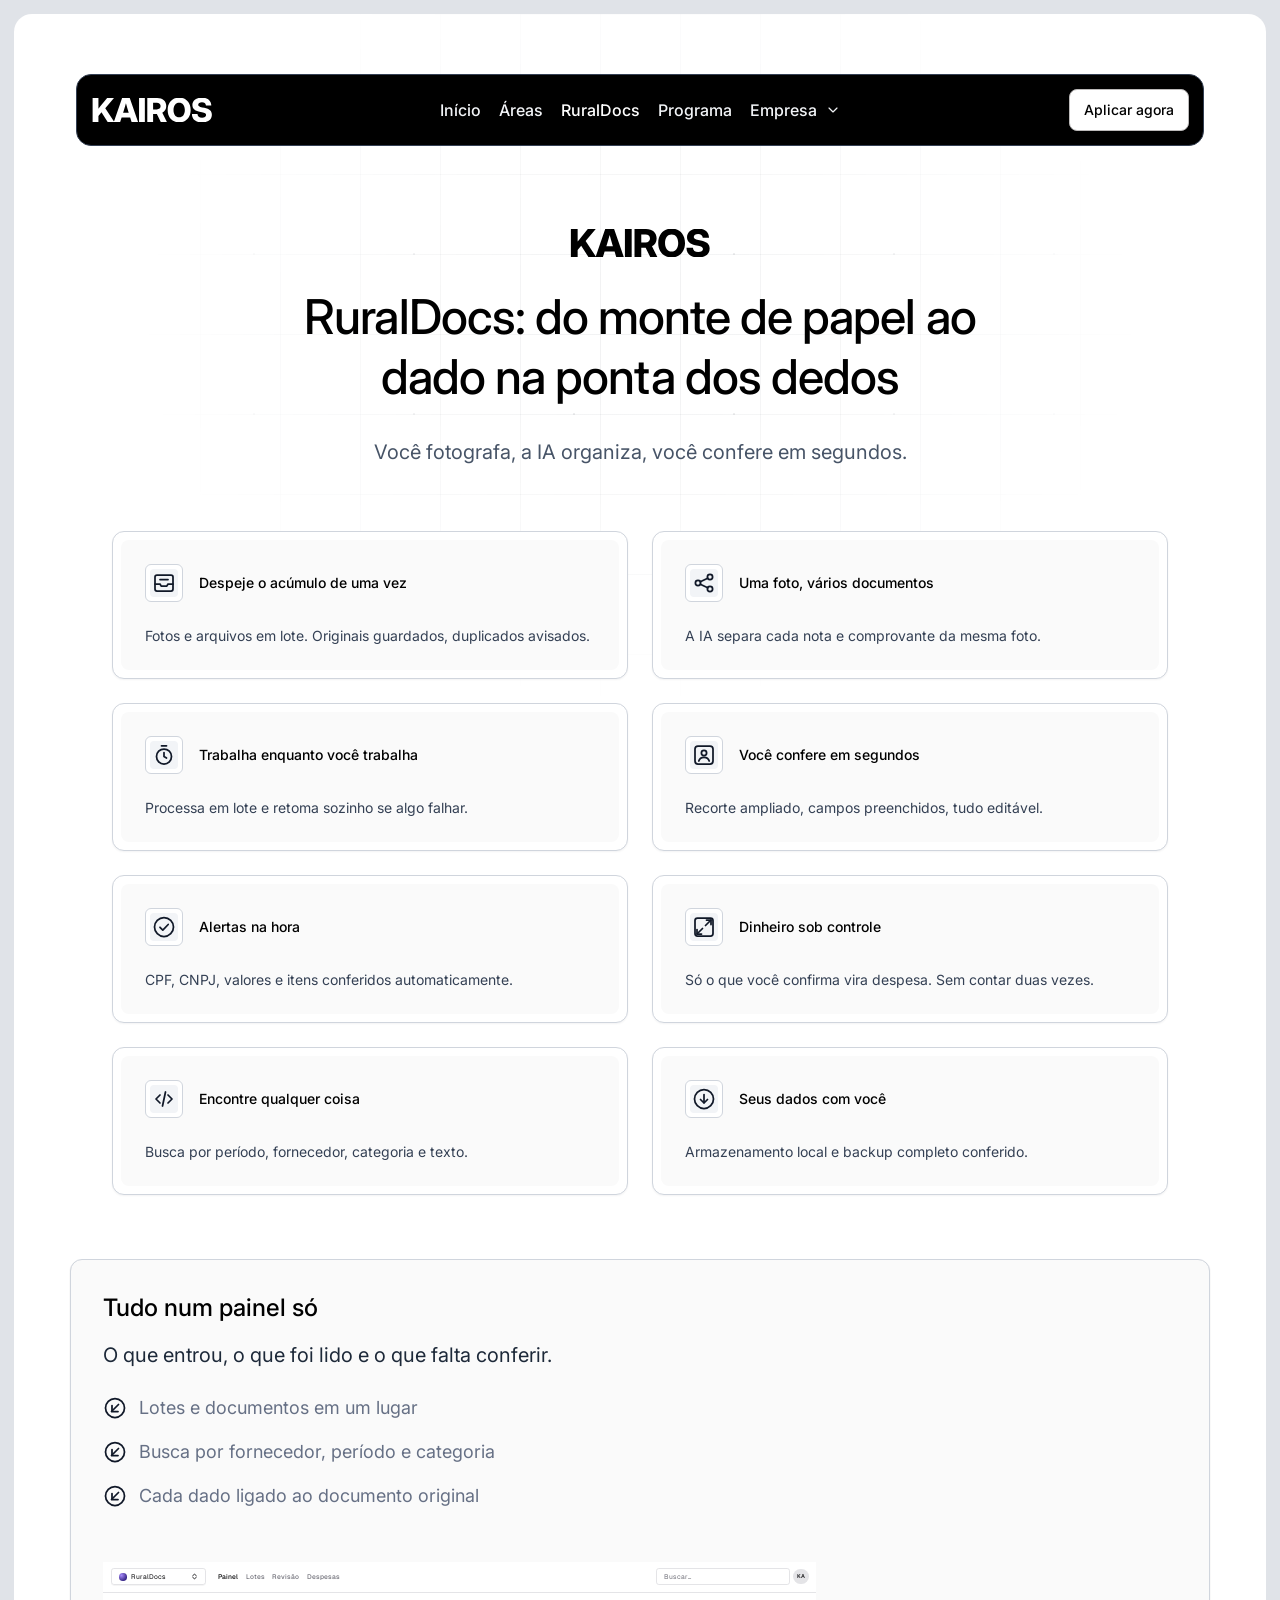
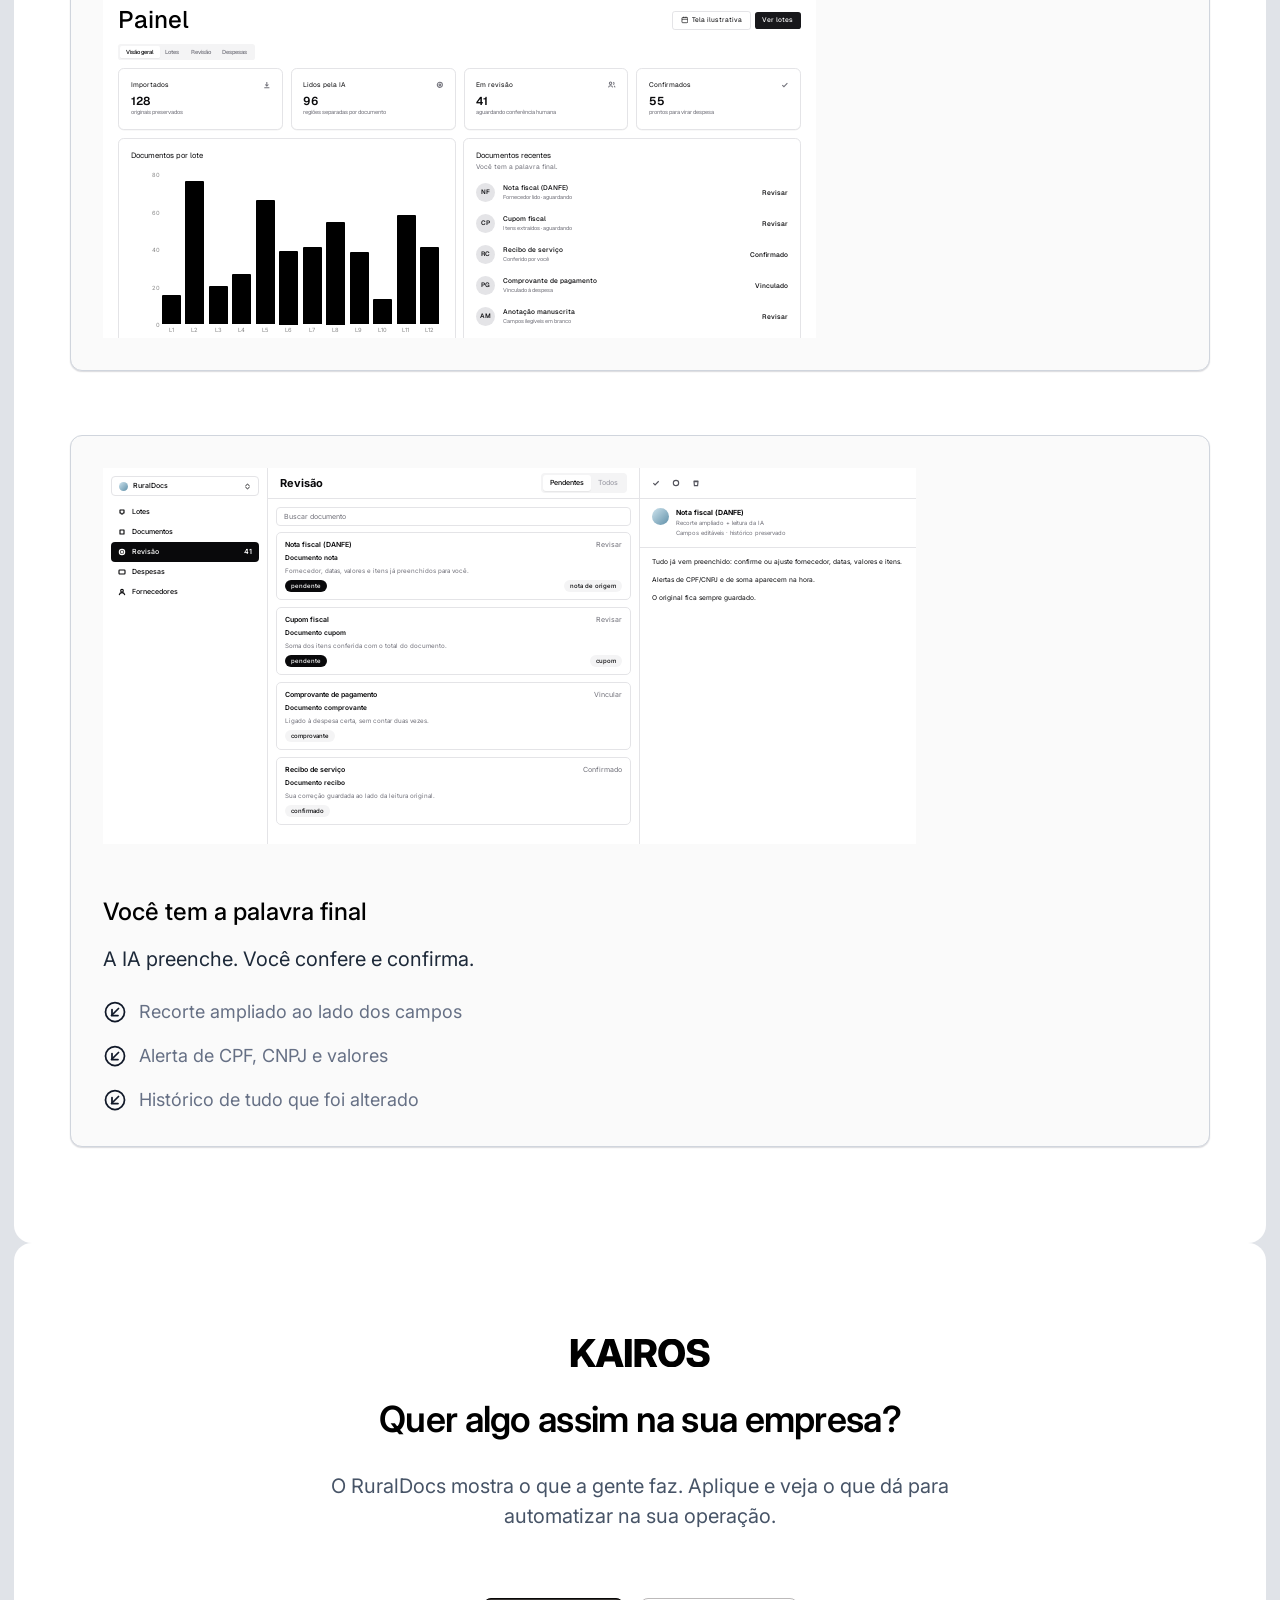
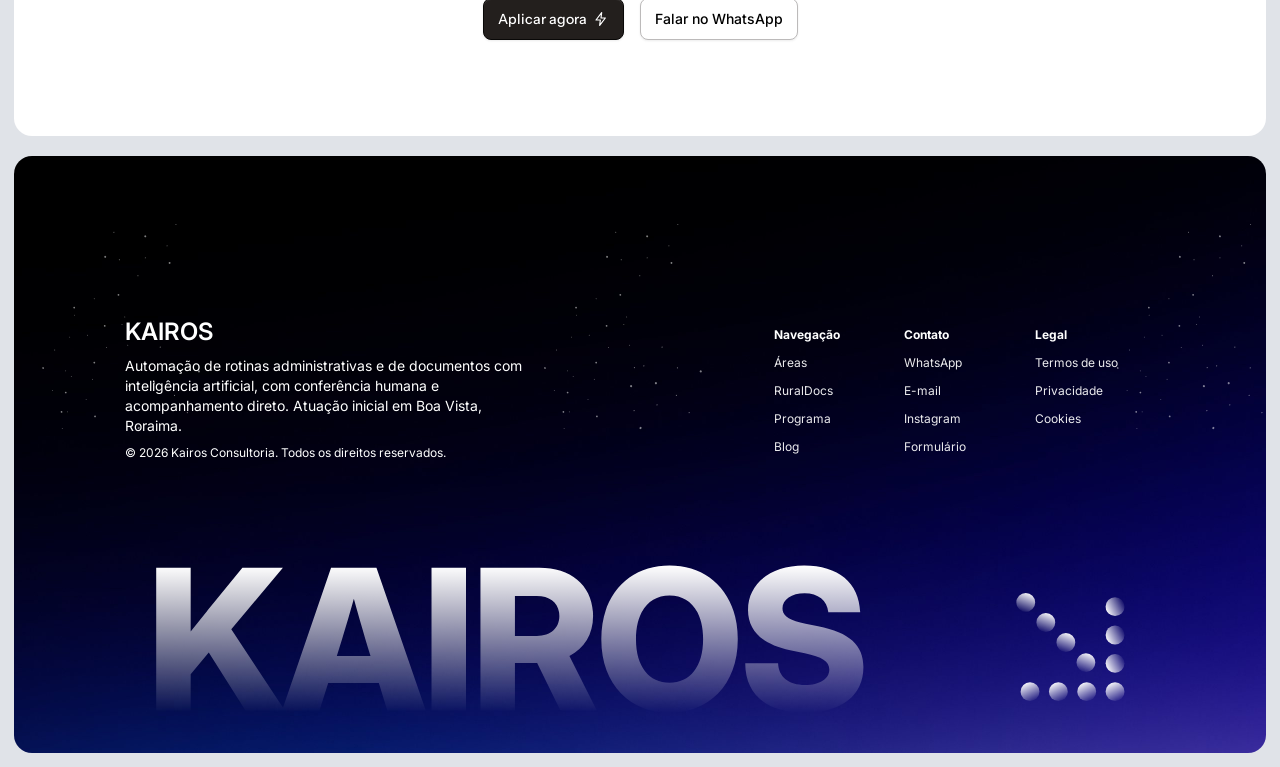
<file: atomify/atomify/ruraldocs.html>
<!doctype html>
<html lang="pt-BR">
<head>
<meta charset="utf-8">
<meta name="viewport" content="width=device-width, initial-scale=1">
<title>RuralDocs — do monte de papel ao dado na ponta dos dedos | Kairos</title>
<meta name="description" content="RuralDocs: importe fotos de notas e recibos, deixe a IA ler e organizar, confira em segundos e saiba para onde foi cada real. Solução da Kairos já em uso em um cliente real.">
<meta name="theme-color" content="#e0e3e8">
<meta property="og:type" content="website">
<meta property="og:locale" content="pt_BR">
<meta property="og:site_name" content="Kairos Consultoria">
<meta property="og:title" content="RuralDocs — do monte de papel ao dado na ponta dos dedos | Kairos">
<meta property="og:description" content="RuralDocs: importe fotos de notas e recibos, deixe a IA ler e organizar, confira em segundos e saiba para onde foi cada real. Solução da Kairos já em uso em um cliente real.">
<link rel="icon" href="assets/favicon.svg" type="image/svg+xml">
<link rel="preconnect" href="https://fonts.googleapis.com">
<link rel="preconnect" href="https://fonts.gstatic.com" crossorigin>
<link href="https://fonts.googleapis.com/css2?family=Inter:wght@400;500;600;700&family=Instrument+Sans:wght@500;600&family=Geist:wght@400;500;600&family=Michroma&family=Poppins:wght@700&display=swap" rel="stylesheet">
<link rel="stylesheet" href="css/style.css?v=21">
<script>document.documentElement.className+=" js"</script>
</head>
<body class="integrations">
<a class="skip-link" href="#main">Ir para o conteúdo</a>
<svg width="0" height="0" style="position:absolute" aria-hidden="true" focusable="false"><defs><symbol id="i-mail" viewBox="0 0 24 24"><rect x="3" y="5" width="18" height="14" rx="2"/><path d="m3.5 7 8.5 6 8.5-6"/></symbol><symbol id="i-inbox" viewBox="0 0 24 24"><rect x="3" y="4" width="18" height="16" rx="2"/><path d="M3 13h5l1.2 2.2h5.6L16 13h5"/><path d="M8 8.5h8"/></symbol><symbol id="i-headphones" viewBox="0 0 24 24"><path d="M4 15v-3a8 8 0 0 1 16 0v3"/><rect x="3" y="14" width="4.5" height="6.5" rx="1.8"/><rect x="16.5" y="14" width="4.5" height="6.5" rx="1.8"/></symbol><symbol id="i-pin" viewBox="0 0 24 24"><path d="M12 21.5s-7-6-7-11.3a7 7 0 0 1 14 0c0 5.3-7 11.3-7 11.3z"/><circle cx="12" cy="10.2" r="2.6"/></symbol><symbol id="i-chat-q" viewBox="0 0 24 24"><path d="M12 3.2a8.8 8.8 0 1 0 4.4 16.4L21 21l-1.3-4.5A8.8 8.8 0 0 0 12 3.2z"/><path d="M9.6 9.6a2.5 2.5 0 1 1 3.6 2.2c-.8.4-1.2 1-1.2 1.8"/><path d="M12 16.6h.01"/></symbol><symbol id="i-code" viewBox="0 0 24 24"><path d="m8 8-4 4 4 4"/><path d="m16 8 4 4-4 4"/><path d="m13.5 5-3 14"/></symbol><symbol id="i-scale" viewBox="0 0 24 24"><rect x="3" y="3" width="18" height="18" rx="2.5"/><path d="M13.5 10.5 19 5"/><path d="M14.5 5H19v4.5"/><path d="M10.5 13.5 5 19"/><path d="M9.5 19H5v-4.5"/></symbol><symbol id="i-share" viewBox="0 0 24 24"><circle cx="6" cy="12" r="2.6"/><circle cx="18" cy="6" r="2.6"/><circle cx="18" cy="18" r="2.6"/><path d="m8.3 10.8 7.4-3.6"/><path d="m8.3 13.2 7.4 3.6"/></symbol><symbol id="i-stopwatch" viewBox="0 0 24 24"><circle cx="12" cy="13.5" r="7.5"/><path d="M12 9.5v4l2.5 1.5"/><path d="M9.5 2.8h5"/></symbol><symbol id="i-wifi" viewBox="0 0 24 24"><path d="M3.5 9.3a12 12 0 0 1 17 0"/><path d="M6.8 12.6a7.3 7.3 0 0 1 10.4 0"/><path d="M9.8 15.7a3 3 0 0 1 4.4 0"/><path d="M12 19h.01"/></symbol><symbol id="i-user-sq" viewBox="0 0 24 24"><rect x="3" y="3" width="18" height="18" rx="3"/><circle cx="12" cy="10" r="2.6"/><path d="M6.8 18c.7-2.5 2.7-3.7 5.2-3.7s4.5 1.2 5.2 3.7"/></symbol><symbol id="i-check-circle" viewBox="0 0 24 24"><circle cx="12" cy="12" r="9.5"/><path d="m8 12.3 2.8 2.8L16.2 9.5"/></symbol><symbol id="i-chev-down" viewBox="0 0 24 24"><path d="m6 9 6 6 6-6"/></symbol><symbol id="i-chev-up" viewBox="0 0 24 24"><path d="m18 15-6-6-6 6"/></symbol><symbol id="i-chev-left" viewBox="0 0 24 24"><path d="m15 6-6 6 6 6"/></symbol><symbol id="i-chev-right" viewBox="0 0 24 24"><path d="m9 6 6 6-6 6"/></symbol><symbol id="i-arrow-right" viewBox="0 0 24 24"><path d="M5 12h14"/><path d="m13 6 6 6-6 6"/></symbol><symbol id="i-bolt" viewBox="0 0 24 24"><path d="M13 2.5 4.5 13.5H11l-1 8 8.5-11H12l1-8z"/></symbol><symbol id="i-download" viewBox="0 0 24 24"><circle cx="12" cy="12" r="9.5"/><path d="M12 7.5v8"/><path d="m8.5 12.5 3.5 3.5 3.5-3.5"/></symbol><symbol id="i-chat-oval" viewBox="0 0 24 24"><ellipse cx="12" cy="11" rx="8.5" ry="7.2"/><path d="m8.5 17.5-1 3.5 4-2.4"/></symbol><symbol id="i-arrow-bl" viewBox="0 0 24 24"><circle cx="12" cy="12" r="9.5"/><path d="m15.5 8.5-7 7"/><path d="M9 9.5v6h6"/></symbol><symbol id="i-menu" viewBox="0 0 24 24"><path d="M4 7h16M4 12h16M4 17h16"/></symbol><symbol id="i-x" viewBox="0 0 24 24"><path d="m6 6 12 12M18 6 6 18"/></symbol><symbol id="i-play" viewBox="0 0 24 24"><path d="M7 4.5v15a.8.8 0 0 0 1.2.7l12.3-7.5a.8.8 0 0 0 0-1.4L8.2 3.8A.8.8 0 0 0 7 4.5z" fill="currentColor" stroke="none"/></symbol><symbol id="i-instagram" viewBox="0 0 24 24"><rect x="3.5" y="3.5" width="17" height="17" rx="5"/><circle cx="12" cy="12" r="4"/><path d="M17 7h.01"/></symbol></defs></svg>
<div class="page">
  <main id="main">
  <section class="section section--page ">
    <div class="mask-grid" aria-hidden="true"></div>
  <header class="nav" id="nav">
    <a class="logo" href="index.html" aria-label="Kairos — página inicial"><img class="brandmark" src="assets/kairos.svg" alt="Kairos" width="122" height="24"></a>
    <nav class="nav__links" aria-label="Principal">
      <a class="nav__link" href="index.html">Início</a>
      <a class="nav__link" href="index.html#areas">Áreas</a>
      <a class="nav__link" href="ruraldocs.html" aria-current="page">RuralDocs</a>
      <a class="nav__link" href="oferta.html">Programa</a>
      <div class="nav__item"><button class="nav__trigger" type="button" aria-expanded="false" aria-haspopup="true" aria-controls="menu-empresa">Empresa<svg class="icon icon--16" aria-hidden="true" focusable="false" ><use href="#i-chev-down"/></svg></button><div class="nav__menu" id="menu-empresa"><a href="sobre.html">Sobre a Kairos<small>Quem somos e como trabalhamos</small></a><a href="blog.html">Blog<small>Conteúdo sobre automação administrativa</small></a><a href="contato.html">Contato<small>Fale com a gente</small></a></div></div>
      <a class="btn nav__panel-cta" href="contato.html#aplicacao">Aplicar agora</a>
    </nav>
    <a class="btn nav__cta" href="contato.html#aplicacao">Aplicar agora</a>
    <button class="nav__burger" type="button" aria-label="Abrir menu" aria-expanded="false"><svg class="icon" aria-hidden="true" focusable="false" ><use href="#i-menu"/></svg></button>
  </header>

    <div class="content stack-64">
      <div class="text-block"><img class="brandmark brandmark--lg" src="assets/kairos.svg" alt="Kairos" width="142" height="28">
        <h1 class="h-lg">RuralDocs: do monte de papel ao dado na ponta dos dedos</h1>
        <p class="lead">Você fotografa, a IA organiza, você confere em segundos.</p></div>
      <div class="card-grid card-grid--wide">
<article class="card"><div class="card__inner">
  <div class="card__head"><span class="icon-tile"><span><svg class="icon" aria-hidden="true" focusable="false" ><use href="#i-inbox"/></svg></span></span><h3 class="card__title">Despeje o acúmulo de uma vez</h3></div>
  <p class="card__text">Fotos e arquivos em lote. Originais guardados, duplicados avisados.</p>
</div></article><article class="card"><div class="card__inner">
  <div class="card__head"><span class="icon-tile"><span><svg class="icon" aria-hidden="true" focusable="false" ><use href="#i-share"/></svg></span></span><h3 class="card__title">Uma foto, vários documentos</h3></div>
  <p class="card__text">A IA separa cada nota e comprovante da mesma foto.</p>
</div></article><article class="card"><div class="card__inner">
  <div class="card__head"><span class="icon-tile"><span><svg class="icon" aria-hidden="true" focusable="false" ><use href="#i-stopwatch"/></svg></span></span><h3 class="card__title">Trabalha enquanto você trabalha</h3></div>
  <p class="card__text">Processa em lote e retoma sozinho se algo falhar.</p>
</div></article><article class="card"><div class="card__inner">
  <div class="card__head"><span class="icon-tile"><span><svg class="icon" aria-hidden="true" focusable="false" ><use href="#i-user-sq"/></svg></span></span><h3 class="card__title">Você confere em segundos</h3></div>
  <p class="card__text">Recorte ampliado, campos preenchidos, tudo editável.</p>
</div></article><article class="card"><div class="card__inner">
  <div class="card__head"><span class="icon-tile"><span><svg class="icon" aria-hidden="true" focusable="false" ><use href="#i-check-circle"/></svg></span></span><h3 class="card__title">Alertas na hora</h3></div>
  <p class="card__text">CPF, CNPJ, valores e itens conferidos automaticamente.</p>
</div></article><article class="card"><div class="card__inner">
  <div class="card__head"><span class="icon-tile"><span><svg class="icon" aria-hidden="true" focusable="false" ><use href="#i-scale"/></svg></span></span><h3 class="card__title">Dinheiro sob controle</h3></div>
  <p class="card__text">Só o que você confirma vira despesa. Sem contar duas vezes.</p>
</div></article><article class="card"><div class="card__inner">
  <div class="card__head"><span class="icon-tile"><span><svg class="icon" aria-hidden="true" focusable="false" ><use href="#i-code"/></svg></span></span><h3 class="card__title">Encontre qualquer coisa</h3></div>
  <p class="card__text">Busca por período, fornecedor, categoria e texto.</p>
</div></article><article class="card"><div class="card__inner">
  <div class="card__head"><span class="icon-tile"><span><svg class="icon" aria-hidden="true" focusable="false" ><use href="#i-download"/></svg></span></span><h3 class="card__title">Seus dados com você</h3></div>
  <p class="card__text">Armazenamento local e backup completo conferido.</p>
</div></article>      </div>
      <article class="feature feature-wide" style="width:100%">
        <div class="feature__text"><h3>Tudo num painel só</h3><p class="lead2">O que entrou, o que foi lido e o que falta conferir.</p>
          <ul class="checklist">
            <li><svg class="icon" aria-hidden="true" focusable="false" ><use href="#i-arrow-bl"/></svg>Lotes e documentos em um lugar</li>
            <li><svg class="icon" aria-hidden="true" focusable="false" ><use href="#i-arrow-bl"/></svg>Busca por fornecedor, período e categoria</li>
            <li><svg class="icon" aria-hidden="true" focusable="false" ><use href="#i-arrow-bl"/></svg>Cada dado ligado ao documento original</li>
          </ul></div>
        <div class="feature__media"><div class="dash" aria-hidden="true">
<div class="dash__bar"><div class="dash__combo"><span class="dash__dot"></span><span>RuralDocs</span><svg width="7" height="7" viewBox="0 0 8 8" fill="none" stroke="currentColor" stroke-width="1" stroke-linecap="round"><path d="m2 3 2-1.6L6 3M2 5l2 1.6L6 5"/></svg></div>
<div class="dash__nav"><span class="on">Painel</span><span>Lotes</span><span>Revisão</span><span>Despesas</span></div>
<div class="dash__tools"><div class="dash__search">Buscar...</div><div class="dash__avatar">KA</div></div></div>
<div class="dash__body">
<div class="dash__title"><h3>Painel</h3><div class="dash__title-r"><div class="dash__date"><svg viewBox="0 0 8 8" fill="none" stroke="currentColor" stroke-width=".7"><rect x="1" y="1.5" width="6" height="5.5" rx=".8"/><path d="M1 3.4h6M2.8 .8v1.2M5.2 .8v1.2"/></svg>Tela ilustrativa</div><div class="dash__btn">Ver lotes</div></div></div>
<div class="dash__tabs"><button type="button" class="dash__tab on" tabindex="-1">Visão geral</button><button type="button" class="dash__tab" tabindex="-1">Lotes</button><button type="button" class="dash__tab" tabindex="-1">Revisão</button><button type="button" class="dash__tab" tabindex="-1">Despesas</button></div>
<div class="dash__stats"><div class="dash__card dash__stat"><div class="dash__stat-h"><span>Importados</span><svg viewBox="0 0 12 12"><path d="M6 1.5v6.5M3.5 5.5 6 8l2.5-2.5M2 10.5h8"/></svg></div><div class="dash__stat-b"><strong>128</strong><small>originais preservados</small></div></div><div class="dash__card dash__stat"><div class="dash__stat-h"><span>Lidos pela IA</span><svg viewBox="0 0 12 12"><circle cx="6" cy="6" r="4"/><circle cx="6" cy="6" r="1.4"/></svg></div><div class="dash__stat-b"><strong>96</strong><small>regiões separadas por documento</small></div></div><div class="dash__card dash__stat"><div class="dash__stat-h"><span>Em revisão</span><svg viewBox="0 0 12 12"><circle cx="4" cy="3.6" r="1.9"/><path d="M0.8 10c.3-1.7 1.5-2.6 3.2-2.6s2.9.9 3.2 2.6"/><path d="M8.2 2a1.9 1.9 0 0 1 0 3.6M9.4 7.6c.9.4 1.4 1.2 1.6 2.4"/></svg></div><div class="dash__stat-b"><strong>41</strong><small>aguardando conferência humana</small></div></div><div class="dash__card dash__stat"><div class="dash__stat-h"><span>Confirmados</span><svg viewBox="0 0 12 12"><path d="m2 6.3 2.6 2.6L10 3.4"/></svg></div><div class="dash__stat-b"><strong>55</strong><small>prontos para virar despesa</small></div></div></div>
<div class="dash__row">
<div class="dash__card dash__chart"><h4>Documentos por lote</h4><div class="dash__plot"><b style="left:9.97%;height:17.43%"></b><i class="m" style="left:12.95%">L1</i><b style="left:17.48%;height:85.32%"></b><i class="m" style="left:20.46%">L2</i><b style="left:24.98%;height:22.76%"></b><i class="m" style="left:27.96%">L3</i><b style="left:32.49%;height:29.73%"></b><i class="m" style="left:35.47%">L4</i><b style="left:39.99%;height:74.22%"></b><i class="m" style="left:42.97%">L5</i><b style="left:47.5%;height:43.93%"></b><i class="m" style="left:50.48%">L6</i><b style="left:55.01%;height:46.16%"></b><i class="m" style="left:57.99%">L7</i><b style="left:62.51%;height:61.28%"></b><i class="m" style="left:65.49%">L8</i><b style="left:70.02%;height:42.85%"></b><i class="m" style="left:73.00%">L9</i><b style="left:77.52%;height:14.95%"></b><i class="m" style="left:80.50%">L10</i><b style="left:85.03%;height:65.16%"></b><i class="m" style="left:88.01%">L11</i><b style="left:92.54%;height:45.97%"></b><i class="m" style="left:95.52%">L12</i><i class="y" style="top:90.00%">0</i><i class="y" style="top:67.65%">20</i><i class="y" style="top:45.30%">40</i><i class="y" style="top:22.95%">60</i><i class="y" style="top:0.60%">80</i></div></div>
<div class="dash__card dash__sales"><header><h4>Documentos recentes</h4><p>Você tem a palavra final.</p></header><ul><li><span class="av">NF</span><div class="who">Nota fiscal (DANFE)<small>Fornecedor lido · aguardando</small></div><span>Revisar</span></li><li><span class="av">CP</span><div class="who">Cupom fiscal<small>Itens extraídos · aguardando</small></div><span>Revisar</span></li><li><span class="av">RC</span><div class="who">Recibo de serviço<small>Conferido por você</small></div><span>Confirmado</span></li><li><span class="av">PG</span><div class="who">Comprovante de pagamento<small>Vinculado à despesa</small></div><span>Vinculado</span></li><li><span class="av">AM</span><div class="who">Anotação manuscrita<small>Campos ilegíveis em branco</small></div><span>Revisar</span></li></ul></div>
</div></div></div></div>
      </article>
      <article class="feature feature-wide" style="width:100%">
        <div class="feature__media"><div class="mail" aria-hidden="true">
<div class="mail__side"><div class="mail__acct"><i></i><span>RuralDocs</span><svg width="7" height="7" viewBox="0 0 8 8" fill="none" stroke="currentColor" stroke-width="1" stroke-linecap="round"><path d="m2 3 2-1.6L6 3M2 5l2 1.6L6 5"/></svg></div><div class="mail__nav"><a href="#" tabindex="-1" class=""><svg viewBox="0 0 12 12"><path d="M3 3h6v4.5H7.8L7 9H5l-.8-1.5H3z"/></svg><span>Lotes</span></a><a href="#" tabindex="-1" class=""><svg viewBox="0 0 12 12"><path d="M3 3h6v6H3z"/></svg><span>Documentos</span></a><a href="#" tabindex="-1" class="on"><svg viewBox="0 0 12 12"><circle cx="6" cy="6" r="4"/><circle cx="6" cy="6" r="1.4"/></svg><span>Revisão</span><b>41</b></a><a href="#" tabindex="-1" class=""><svg viewBox="0 0 12 12"><rect x="1.5" y="3" width="9" height="6" rx="1"/></svg><span>Despesas</span></a><a href="#" tabindex="-1" class=""><svg viewBox="0 0 12 12"><circle cx="6" cy="4" r="2"/><path d="M2 10c.5-2 2-3 4-3s3.5 1 4 3"/></svg><span>Fornecedores</span></a></div></div>
<div class="mail__list"><div class="mail__list-h"><h4>Revisão</h4><div class="mail__seg"><span class="on">Pendentes</span><span>Todos</span></div></div>
<div class="mail__search">Buscar documento</div><div class="mail__items"><div class="mail__item"><div>Nota fiscal (DANFE)<em>Revisar</em></div><strong>Documento nota</strong><p>Fornecedor, datas, valores e itens já preenchidos para você.</p><div class="mail__tags"><span class="dk">pendente</span><span class="">nota de origem</span></div></div><div class="mail__item"><div>Cupom fiscal<em>Revisar</em></div><strong>Documento cupom</strong><p>Soma dos itens conferida com o total do documento.</p><div class="mail__tags"><span class="dk">pendente</span><span class="">cupom</span></div></div><div class="mail__item"><div>Comprovante de pagamento<em>Vincular</em></div><strong>Documento comprovante</strong><p>Ligado à despesa certa, sem contar duas vezes.</p><div class="mail__tags"><span class="">comprovante</span></div></div><div class="mail__item"><div>Recibo de serviço<em>Confirmado</em></div><strong>Documento recibo</strong><p>Sua correção guardada ao lado da leitura original.</p><div class="mail__tags"><span class="">confirmado</span></div></div></div></div>
<div class="mail__view"><div class="mail__tools"><svg viewBox="0 0 12 12"><path d="m2 6.3 2.6 2.6L10 3.4"/></svg><svg viewBox="0 0 12 12"><circle cx="6" cy="6" r="4"/></svg><svg viewBox="0 0 12 12"><path d="M3 4h6l-.6 6H3.6zM2.5 3h7"/></svg></div>
<div class="mail__from"><i></i><div><strong>Nota fiscal (DANFE)</strong><small>Recorte ampliado + leitura da IA</small><small>Campos editáveis · histórico preservado</small></div></div>
<div class="mail__body"><p>Tudo já vem preenchido: confirme ou ajuste fornecedor, datas, valores e itens.</p><p>Alertas de CPF/CNPJ e de soma aparecem na hora.</p><p>O original fica sempre guardado.</p></div></div></div></div>
        <div class="feature__text"><h3>Você tem a palavra final</h3><p class="lead2">A IA preenche. Você confere e confirma.</p>
          <ul class="checklist">
            <li><svg class="icon" aria-hidden="true" focusable="false" ><use href="#i-arrow-bl"/></svg>Recorte ampliado ao lado dos campos</li>
            <li><svg class="icon" aria-hidden="true" focusable="false" ><use href="#i-arrow-bl"/></svg>Alerta de CPF, CNPJ e valores</li>
            <li><svg class="icon" aria-hidden="true" focusable="false" ><use href="#i-arrow-bl"/></svg>Histórico de tudo que foi alterado</li>
          </ul></div>
      </article>
    </div>
  </section>

  <section class="section cta" aria-labelledby="cta-title">
    <div class="cta__in">
      <div class="cta__txt">
        <img class="brandmark brandmark--lg" src="assets/kairos.svg" alt="Kairos" width="142" height="28">
        <h2 id="cta-title">Quer algo assim na sua empresa?</h2>
        <p>O RuralDocs mostra o que a gente faz. Aplique e veja o que dá para automatizar na sua operação.</p>
      </div>
      <div class="btn-row">
        <a class="btn btn--dark" href="contato.html#aplicacao">Aplicar agora <svg class="icon icon--16" aria-hidden="true" focusable="false" ><use href="#i-bolt"/></svg></a>
        <a class="btn btn--light" href="https://wa.me/5595984104479?text=Ol%C3%A1%21%20Vim%20pelo%20site%20da%20Kairos%20e%20quero%20ver%20o%20que%20podem%20automatizar%20na%20minha%20empresa." target="_blank" rel="noopener">Falar no WhatsApp</a>
      </div>
    </div>
  </section>
  </main>
  <footer class="footer">
    <img class="footer__art" src="assets/footer-art.svg?v=2" alt="" aria-hidden="true">
    <div class="footer__in">
      <div class="footer__brand">
        <strong>KAIROS</strong>
        <p>Automação de rotinas administrativas e de documentos com inteligência artificial, com conferência humana e acompanhamento direto. Atuação inicial em Boa Vista, Roraima.</p>
        <small>© 2026 Kairos Consultoria. Todos os direitos reservados.</small>
      </div>
      <nav class="footer__nav" aria-label="Rodapé">
        <div class="footer__col"><h4>Navegação</h4>
          <a href="index.html#areas">Áreas</a><a href="ruraldocs.html">RuralDocs</a><a href="oferta.html">Programa</a><a href="blog.html">Blog</a></div>
        <div class="footer__col"><h4>Contato</h4>
          <a href="https://wa.me/5595984104479?text=Ol%C3%A1%21%20Vim%20pelo%20site%20da%20Kairos%20e%20quero%20ver%20o%20que%20podem%20automatizar%20na%20minha%20empresa." target="_blank" rel="noopener">WhatsApp</a><a href="mailto:therafadourado@gmail.com">E-mail</a><a href="https://instagram.com/orafaeldourado" target="_blank" rel="noopener">Instagram</a><a href="contato.html">Formulário</a></div>
        <div class="footer__col"><h4>Legal</h4>
          <a href="termos.html">Termos de uso</a><a href="privacidade.html">Privacidade</a><a href="privacidade.html#cookies">Cookies</a></div>
      </nav>
    </div>
  </footer>
</div>
<a class="sticky-cta" href="contato.html#aplicacao" aria-label="Aplicar agora">Aplicar agora <span>· 4 vagas por mês</span></a>
<script src="js/main.js?v=5"></script>
</body>
</html>
</file>
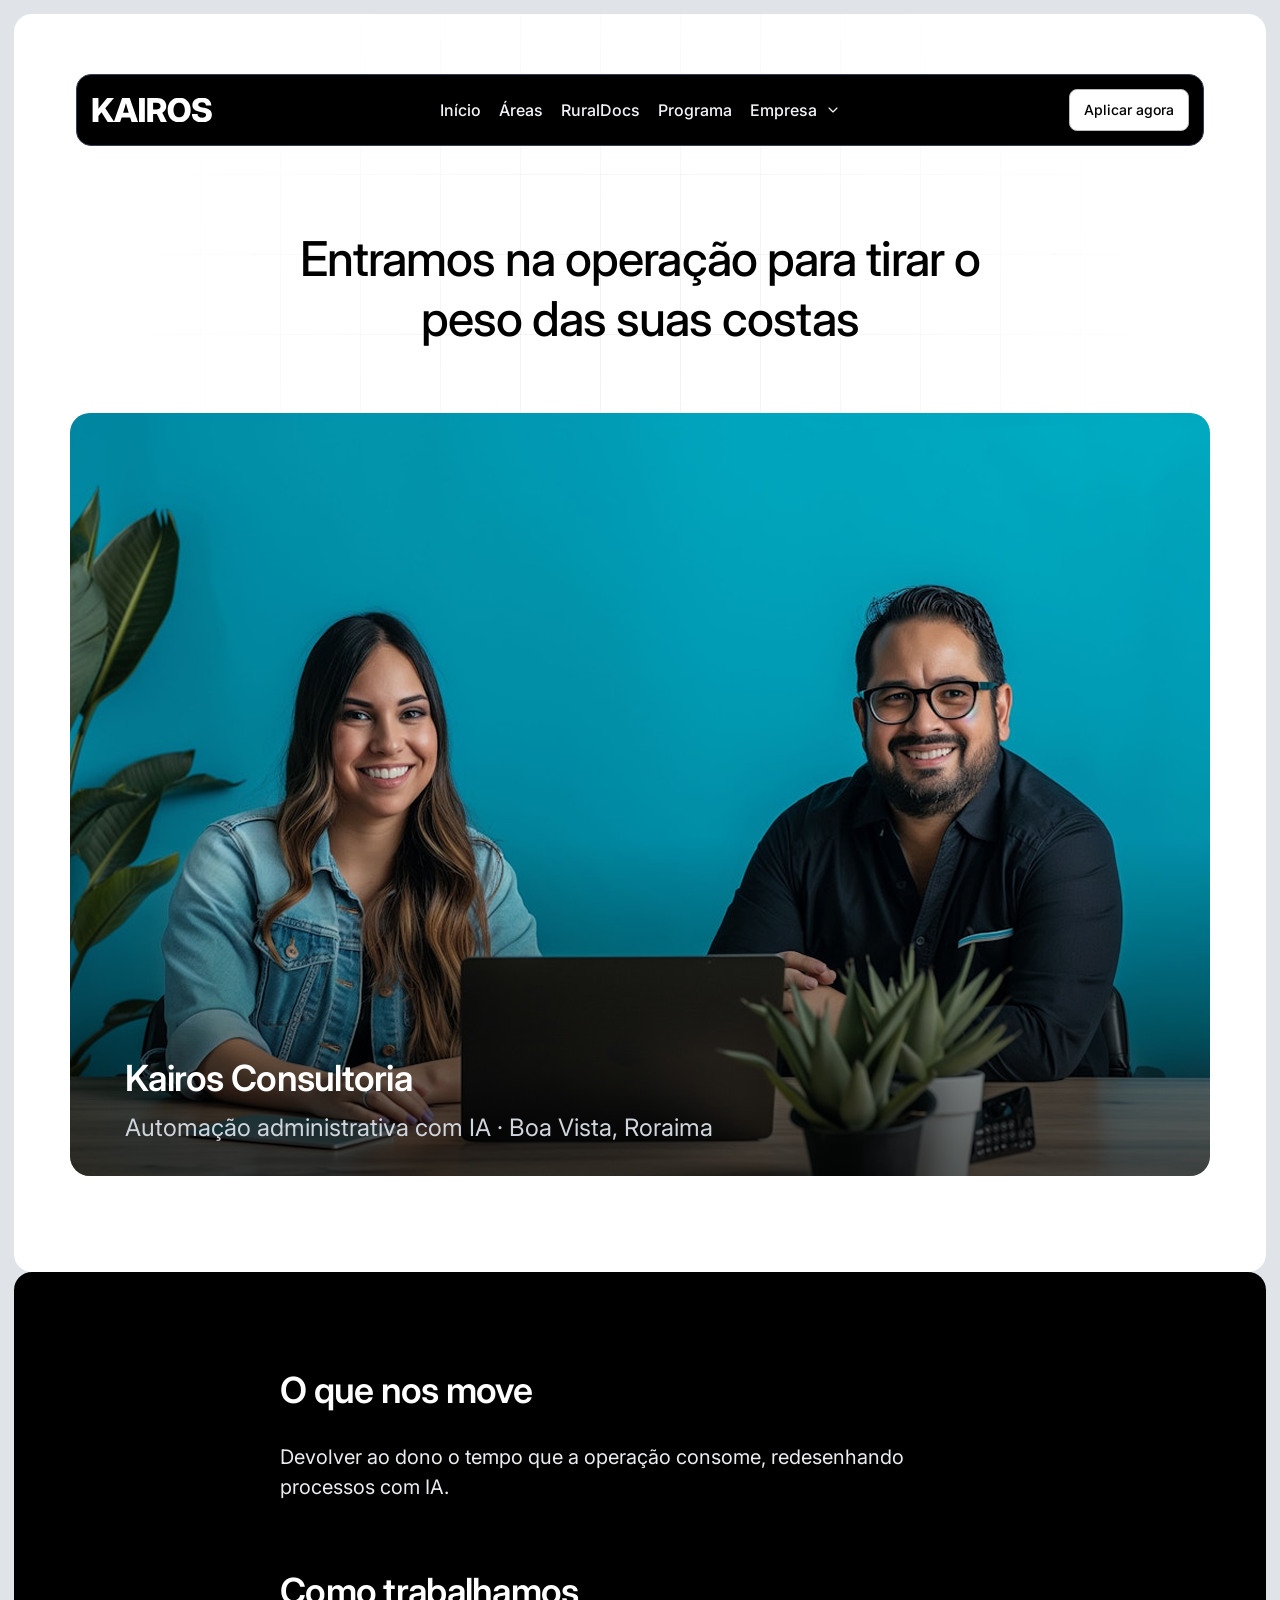
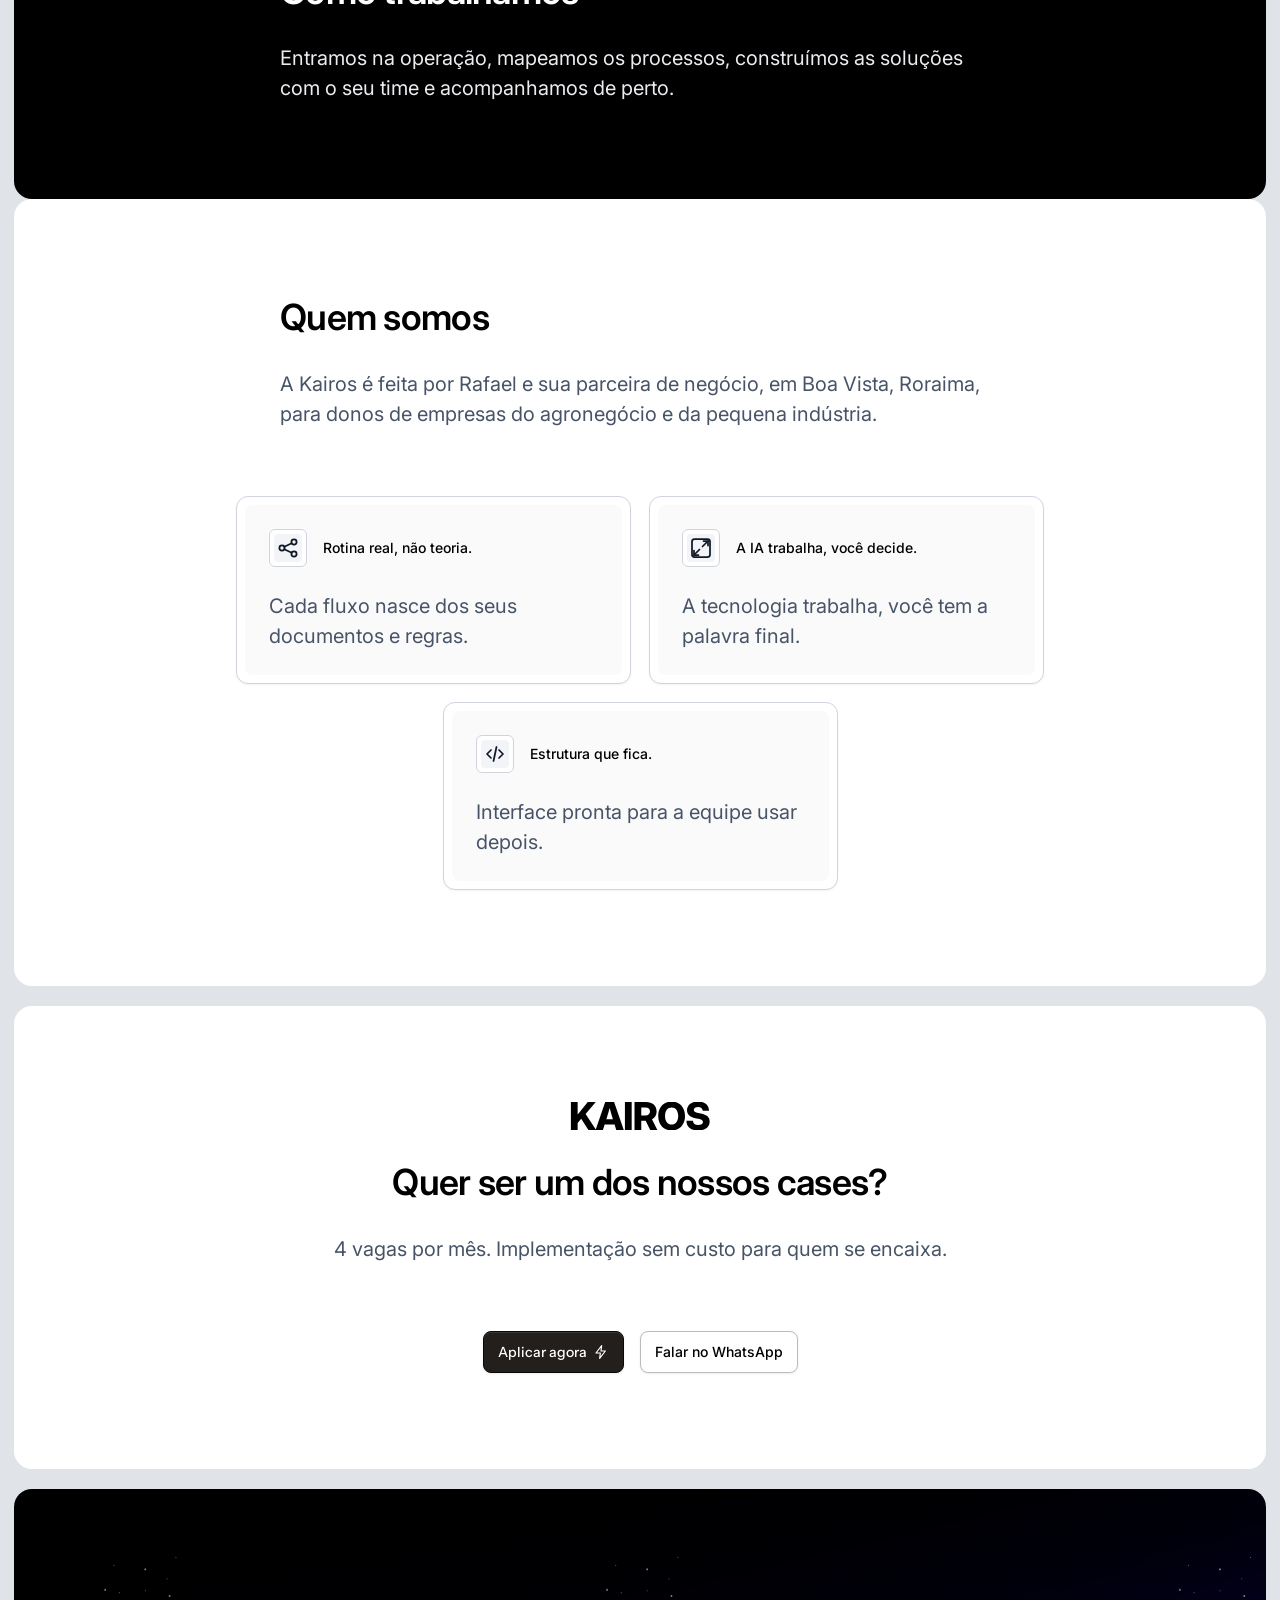
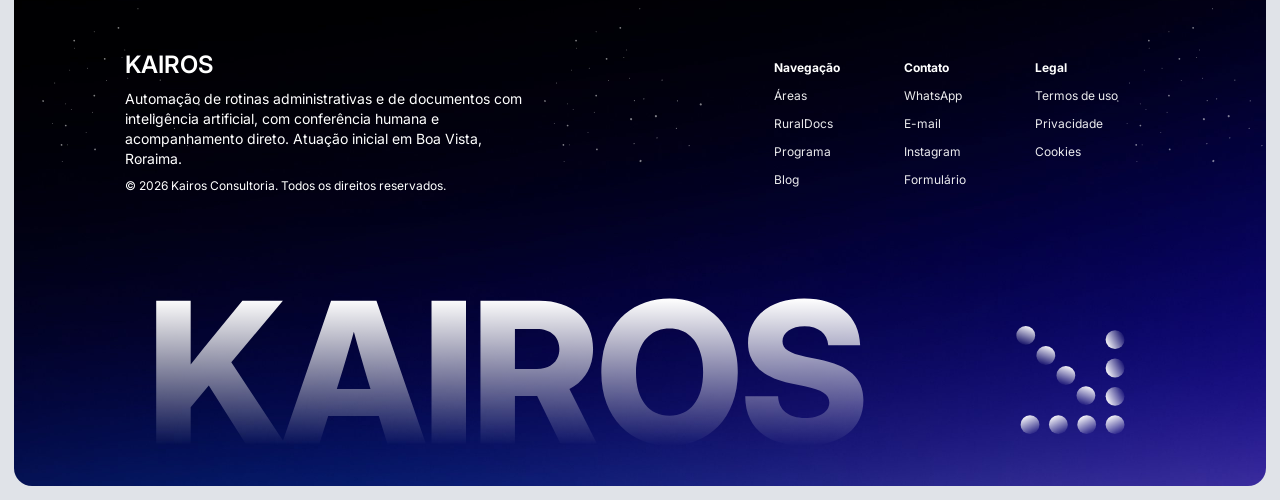
<file: atomify/atomify/sobre.html>
<!doctype html>
<html lang="pt-BR">
<head>
<meta charset="utf-8">
<meta name="viewport" content="width=device-width, initial-scale=1">
<title>Sobre a Kairos — automação administrativa com IA em Boa Vista</title>
<meta name="description" content="Conheça a Kairos Consultoria: mapeamos rotinas administrativas feitas à mão e implementamos soluções com IA, com conferência humana e acompanhamento direto.">
<meta name="theme-color" content="#e0e3e8">
<meta property="og:type" content="website">
<meta property="og:locale" content="pt_BR">
<meta property="og:site_name" content="Kairos Consultoria">
<meta property="og:title" content="Sobre a Kairos — automação administrativa com IA em Boa Vista">
<meta property="og:description" content="Conheça a Kairos Consultoria: mapeamos rotinas administrativas feitas à mão e implementamos soluções com IA, com conferência humana e acompanhamento direto.">
<link rel="icon" href="assets/favicon.svg" type="image/svg+xml">
<link rel="preconnect" href="https://fonts.googleapis.com">
<link rel="preconnect" href="https://fonts.gstatic.com" crossorigin>
<link href="https://fonts.googleapis.com/css2?family=Inter:wght@400;500;600;700&family=Instrument+Sans:wght@500;600&family=Geist:wght@400;500;600&family=Michroma&family=Poppins:wght@700&display=swap" rel="stylesheet">
<link rel="stylesheet" href="css/style.css?v=21">
<script>document.documentElement.className+=" js"</script>
</head>
<body class="about">
<a class="skip-link" href="#main">Ir para o conteúdo</a>
<svg width="0" height="0" style="position:absolute" aria-hidden="true" focusable="false"><defs><symbol id="i-mail" viewBox="0 0 24 24"><rect x="3" y="5" width="18" height="14" rx="2"/><path d="m3.5 7 8.5 6 8.5-6"/></symbol><symbol id="i-inbox" viewBox="0 0 24 24"><rect x="3" y="4" width="18" height="16" rx="2"/><path d="M3 13h5l1.2 2.2h5.6L16 13h5"/><path d="M8 8.5h8"/></symbol><symbol id="i-headphones" viewBox="0 0 24 24"><path d="M4 15v-3a8 8 0 0 1 16 0v3"/><rect x="3" y="14" width="4.5" height="6.5" rx="1.8"/><rect x="16.5" y="14" width="4.5" height="6.5" rx="1.8"/></symbol><symbol id="i-pin" viewBox="0 0 24 24"><path d="M12 21.5s-7-6-7-11.3a7 7 0 0 1 14 0c0 5.3-7 11.3-7 11.3z"/><circle cx="12" cy="10.2" r="2.6"/></symbol><symbol id="i-chat-q" viewBox="0 0 24 24"><path d="M12 3.2a8.8 8.8 0 1 0 4.4 16.4L21 21l-1.3-4.5A8.8 8.8 0 0 0 12 3.2z"/><path d="M9.6 9.6a2.5 2.5 0 1 1 3.6 2.2c-.8.4-1.2 1-1.2 1.8"/><path d="M12 16.6h.01"/></symbol><symbol id="i-code" viewBox="0 0 24 24"><path d="m8 8-4 4 4 4"/><path d="m16 8 4 4-4 4"/><path d="m13.5 5-3 14"/></symbol><symbol id="i-scale" viewBox="0 0 24 24"><rect x="3" y="3" width="18" height="18" rx="2.5"/><path d="M13.5 10.5 19 5"/><path d="M14.5 5H19v4.5"/><path d="M10.5 13.5 5 19"/><path d="M9.5 19H5v-4.5"/></symbol><symbol id="i-share" viewBox="0 0 24 24"><circle cx="6" cy="12" r="2.6"/><circle cx="18" cy="6" r="2.6"/><circle cx="18" cy="18" r="2.6"/><path d="m8.3 10.8 7.4-3.6"/><path d="m8.3 13.2 7.4 3.6"/></symbol><symbol id="i-stopwatch" viewBox="0 0 24 24"><circle cx="12" cy="13.5" r="7.5"/><path d="M12 9.5v4l2.5 1.5"/><path d="M9.5 2.8h5"/></symbol><symbol id="i-wifi" viewBox="0 0 24 24"><path d="M3.5 9.3a12 12 0 0 1 17 0"/><path d="M6.8 12.6a7.3 7.3 0 0 1 10.4 0"/><path d="M9.8 15.7a3 3 0 0 1 4.4 0"/><path d="M12 19h.01"/></symbol><symbol id="i-user-sq" viewBox="0 0 24 24"><rect x="3" y="3" width="18" height="18" rx="3"/><circle cx="12" cy="10" r="2.6"/><path d="M6.8 18c.7-2.5 2.7-3.7 5.2-3.7s4.5 1.2 5.2 3.7"/></symbol><symbol id="i-check-circle" viewBox="0 0 24 24"><circle cx="12" cy="12" r="9.5"/><path d="m8 12.3 2.8 2.8L16.2 9.5"/></symbol><symbol id="i-chev-down" viewBox="0 0 24 24"><path d="m6 9 6 6 6-6"/></symbol><symbol id="i-chev-up" viewBox="0 0 24 24"><path d="m18 15-6-6-6 6"/></symbol><symbol id="i-chev-left" viewBox="0 0 24 24"><path d="m15 6-6 6 6 6"/></symbol><symbol id="i-chev-right" viewBox="0 0 24 24"><path d="m9 6 6 6-6 6"/></symbol><symbol id="i-arrow-right" viewBox="0 0 24 24"><path d="M5 12h14"/><path d="m13 6 6 6-6 6"/></symbol><symbol id="i-bolt" viewBox="0 0 24 24"><path d="M13 2.5 4.5 13.5H11l-1 8 8.5-11H12l1-8z"/></symbol><symbol id="i-download" viewBox="0 0 24 24"><circle cx="12" cy="12" r="9.5"/><path d="M12 7.5v8"/><path d="m8.5 12.5 3.5 3.5 3.5-3.5"/></symbol><symbol id="i-chat-oval" viewBox="0 0 24 24"><ellipse cx="12" cy="11" rx="8.5" ry="7.2"/><path d="m8.5 17.5-1 3.5 4-2.4"/></symbol><symbol id="i-arrow-bl" viewBox="0 0 24 24"><circle cx="12" cy="12" r="9.5"/><path d="m15.5 8.5-7 7"/><path d="M9 9.5v6h6"/></symbol><symbol id="i-menu" viewBox="0 0 24 24"><path d="M4 7h16M4 12h16M4 17h16"/></symbol><symbol id="i-x" viewBox="0 0 24 24"><path d="m6 6 12 12M18 6 6 18"/></symbol><symbol id="i-play" viewBox="0 0 24 24"><path d="M7 4.5v15a.8.8 0 0 0 1.2.7l12.3-7.5a.8.8 0 0 0 0-1.4L8.2 3.8A.8.8 0 0 0 7 4.5z" fill="currentColor" stroke="none"/></symbol><symbol id="i-instagram" viewBox="0 0 24 24"><rect x="3.5" y="3.5" width="17" height="17" rx="5"/><circle cx="12" cy="12" r="4"/><path d="M17 7h.01"/></symbol></defs></svg>
<div class="page">
  <main id="main">
  <section class="section section--page ">
    <div class="mask-grid" aria-hidden="true"></div>
  <header class="nav" id="nav">
    <a class="logo" href="index.html" aria-label="Kairos — página inicial"><img class="brandmark" src="assets/kairos.svg" alt="Kairos" width="122" height="24"></a>
    <nav class="nav__links" aria-label="Principal">
      <a class="nav__link" href="index.html">Início</a>
      <a class="nav__link" href="index.html#areas">Áreas</a>
      <a class="nav__link" href="ruraldocs.html">RuralDocs</a>
      <a class="nav__link" href="oferta.html">Programa</a>
      <div class="nav__item"><button class="nav__trigger" type="button" aria-expanded="false" aria-haspopup="true" aria-controls="menu-empresa">Empresa<svg class="icon icon--16" aria-hidden="true" focusable="false" ><use href="#i-chev-down"/></svg></button><div class="nav__menu" id="menu-empresa"><a href="sobre.html" aria-current="page">Sobre a Kairos<small>Quem somos e como trabalhamos</small></a><a href="blog.html">Blog<small>Conteúdo sobre automação administrativa</small></a><a href="contato.html">Contato<small>Fale com a gente</small></a></div></div>
      <a class="btn nav__panel-cta" href="contato.html#aplicacao">Aplicar agora</a>
    </nav>
    <a class="btn nav__cta" href="contato.html#aplicacao">Aplicar agora</a>
    <button class="nav__burger" type="button" aria-label="Abrir menu" aria-expanded="false"><svg class="icon" aria-hidden="true" focusable="false" ><use href="#i-menu"/></svg></button>
  </header>

    <div class="content stack-64">
      <div class="text-block"><h1 class="h-lg">Entramos na operação para tirar o peso das suas costas</h1></div>
      <div class="media-card">
        <img src="assets/img/about-hero.png" alt="" width="1188" height="763">
        <div class="media-card__ov"></div>
        <div class="media-card__cap"><div style="max-width:620px"><h3>Kairos Consultoria</h3><p>Automação administrativa com IA · Boa Vista, Roraima</p></div></div>
      </div>
    </div>
  </section>

  <section class="section section--dark section--pad" aria-labelledby="mission-title">
    <div class="prose-block">
      <div class="tx"><h2 id="mission-title">O que nos move</h2><p>Devolver ao dono o tempo que a operação consome, redesenhando processos com IA.</p></div>
      <div class="tx"><h2>Como trabalhamos</h2><p>Entramos na operação, mapeamos os processos, construímos as soluções com o seu time e acompanhamos de perto.</p></div>
    </div>
  </section>

  <section class="section section--pad" aria-labelledby="who-title">
    <div class="prose-block" style="max-width:none">
      <div class="tx" style="max-width:720px;margin:0 auto"><h2 id="who-title">Quem somos</h2><p>A Kairos é feita por Rafael e sua parceira de negócio, em Boa Vista, Roraima, para donos de empresas do agronegócio e da pequena indústria.</p></div>
      <div class="who-cards">
        <article class="card"><div class="card__inner">
  <div class="card__head"><span class="icon-tile"><span><svg class="icon" aria-hidden="true" focusable="false" ><use href="#i-share"/></svg></span></span><h3 class="card__title">Rotina real, não teoria.</h3></div>
  <p class="card__text">Cada fluxo nasce dos seus documentos e regras.</p>
</div></article>
        <article class="card"><div class="card__inner">
  <div class="card__head"><span class="icon-tile"><span><svg class="icon" aria-hidden="true" focusable="false" ><use href="#i-scale"/></svg></span></span><h3 class="card__title">A IA trabalha, você decide.</h3></div>
  <p class="card__text">A tecnologia trabalha, você tem a palavra final.</p>
</div></article>
        <article class="card"><div class="card__inner">
  <div class="card__head"><span class="icon-tile"><span><svg class="icon" aria-hidden="true" focusable="false" ><use href="#i-code"/></svg></span></span><h3 class="card__title">Estrutura que fica.</h3></div>
  <p class="card__text">Interface pronta para a equipe usar depois.</p>
</div></article>
      </div>
    </div>
  </section>
  </main>
  <section class="section cta" aria-labelledby="cta-title">
    <div class="cta__in">
      <div class="cta__txt">
        <img class="brandmark brandmark--lg" src="assets/kairos.svg" alt="Kairos" width="142" height="28">
        <h2 id="cta-title">Quer ser um dos nossos cases?</h2>
        <p>4 vagas por mês. Implementação sem custo para quem se encaixa.</p>
      </div>
      <div class="btn-row">
        <a class="btn btn--dark" href="contato.html#aplicacao">Aplicar agora <svg class="icon icon--16" aria-hidden="true" focusable="false" ><use href="#i-bolt"/></svg></a>
        <a class="btn btn--light" href="https://wa.me/5595984104479?text=Ol%C3%A1%21%20Vim%20pelo%20site%20da%20Kairos%20e%20quero%20ver%20o%20que%20podem%20automatizar%20na%20minha%20empresa." target="_blank" rel="noopener">Falar no WhatsApp</a>
      </div>
    </div>
  </section>

  <footer class="footer">
    <img class="footer__art" src="assets/footer-art.svg?v=2" alt="" aria-hidden="true">
    <div class="footer__in">
      <div class="footer__brand">
        <strong>KAIROS</strong>
        <p>Automação de rotinas administrativas e de documentos com inteligência artificial, com conferência humana e acompanhamento direto. Atuação inicial em Boa Vista, Roraima.</p>
        <small>© 2026 Kairos Consultoria. Todos os direitos reservados.</small>
      </div>
      <nav class="footer__nav" aria-label="Rodapé">
        <div class="footer__col"><h4>Navegação</h4>
          <a href="index.html#areas">Áreas</a><a href="ruraldocs.html">RuralDocs</a><a href="oferta.html">Programa</a><a href="blog.html">Blog</a></div>
        <div class="footer__col"><h4>Contato</h4>
          <a href="https://wa.me/5595984104479?text=Ol%C3%A1%21%20Vim%20pelo%20site%20da%20Kairos%20e%20quero%20ver%20o%20que%20podem%20automatizar%20na%20minha%20empresa." target="_blank" rel="noopener">WhatsApp</a><a href="mailto:therafadourado@gmail.com">E-mail</a><a href="https://instagram.com/orafaeldourado" target="_blank" rel="noopener">Instagram</a><a href="contato.html">Formulário</a></div>
        <div class="footer__col"><h4>Legal</h4>
          <a href="termos.html">Termos de uso</a><a href="privacidade.html">Privacidade</a><a href="privacidade.html#cookies">Cookies</a></div>
      </nav>
    </div>
  </footer>
</div>
<a class="sticky-cta" href="contato.html#aplicacao" aria-label="Aplicar agora">Aplicar agora <span>· 4 vagas por mês</span></a>
<script src="js/main.js?v=5"></script>
</body>
</html>
</file>
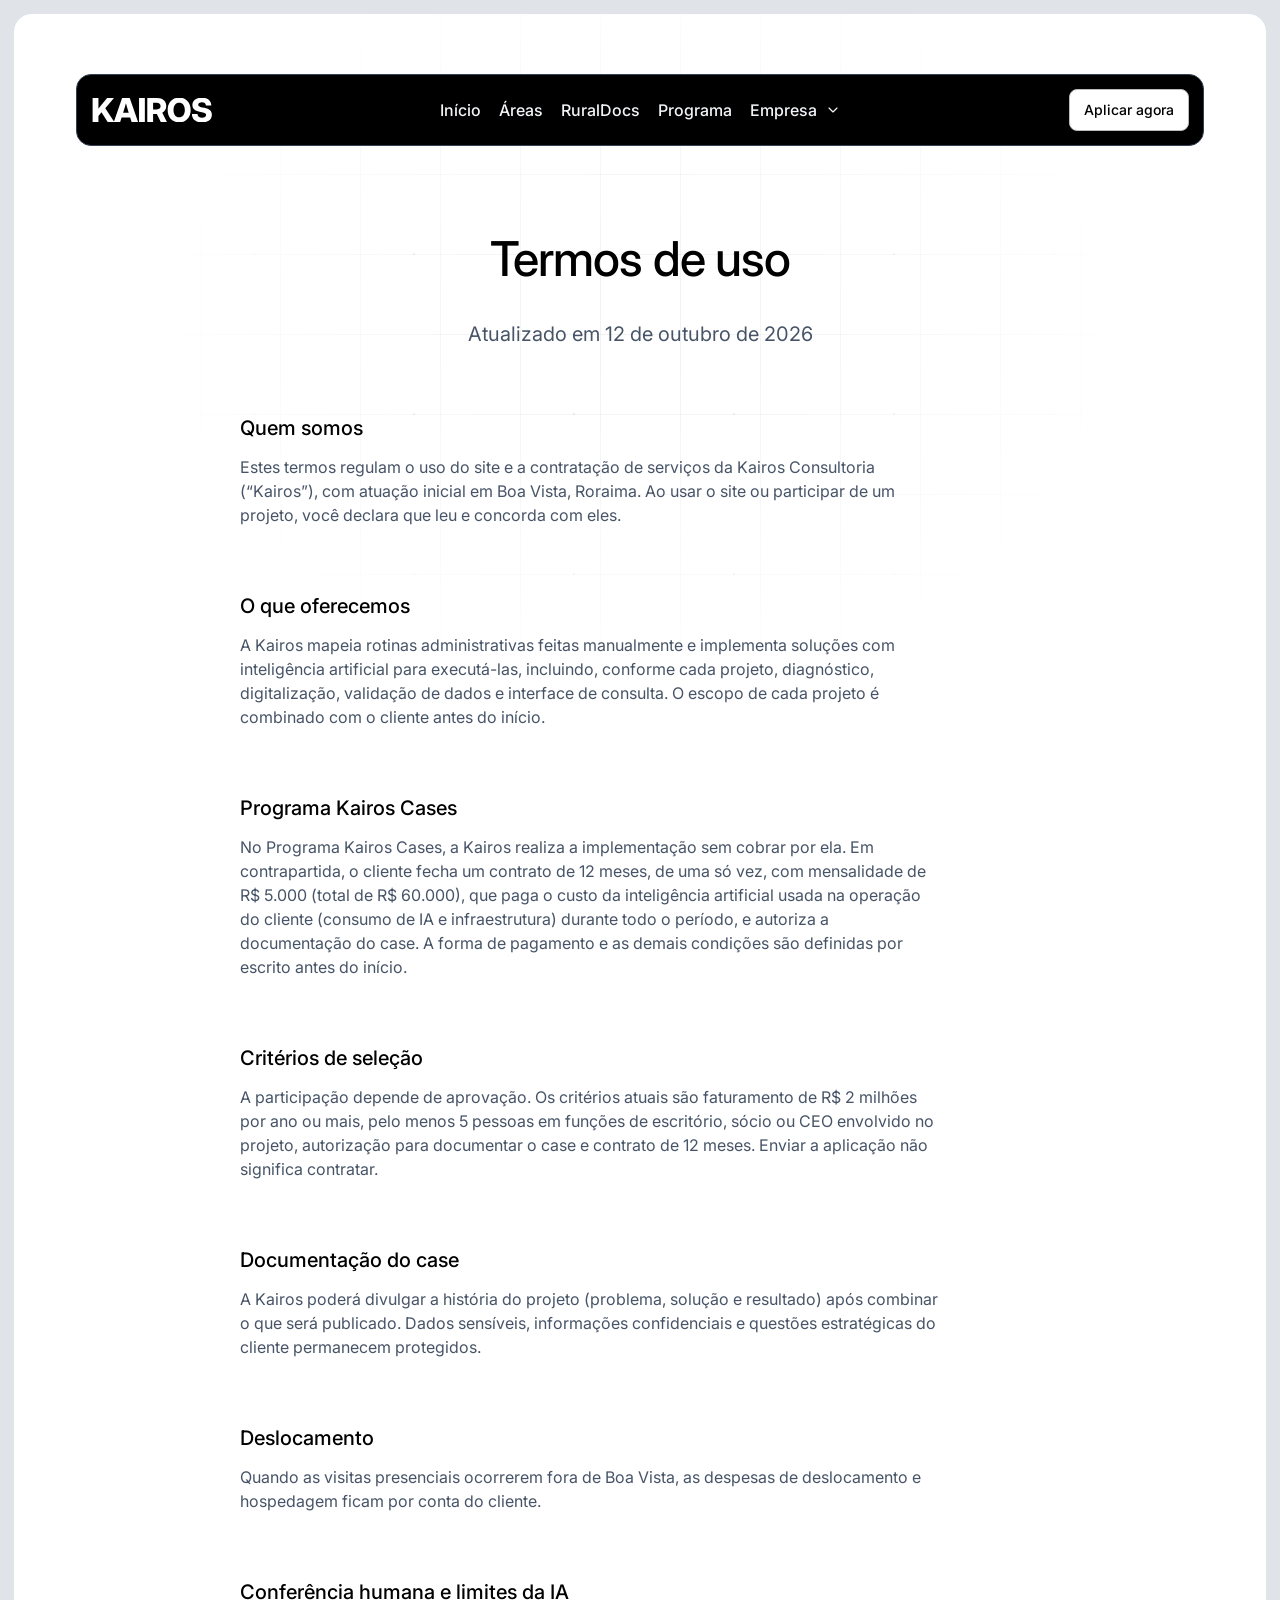
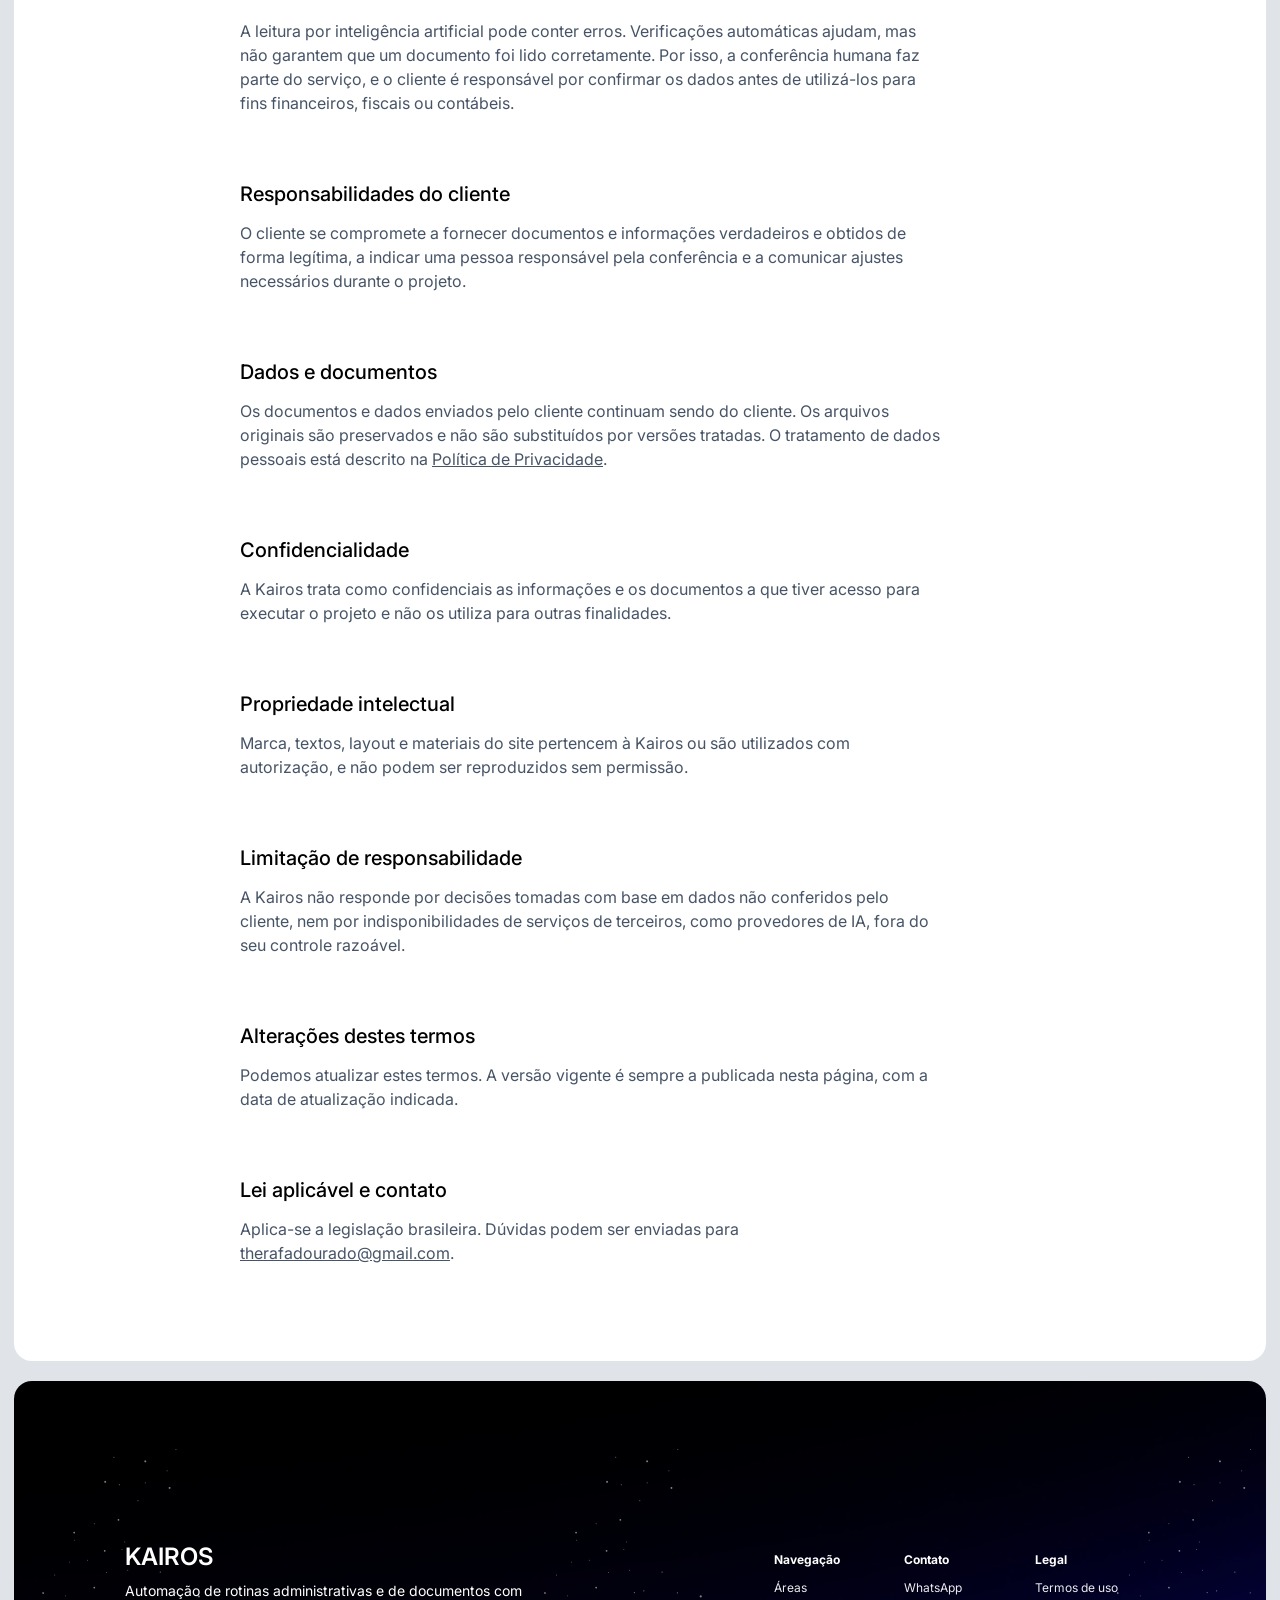
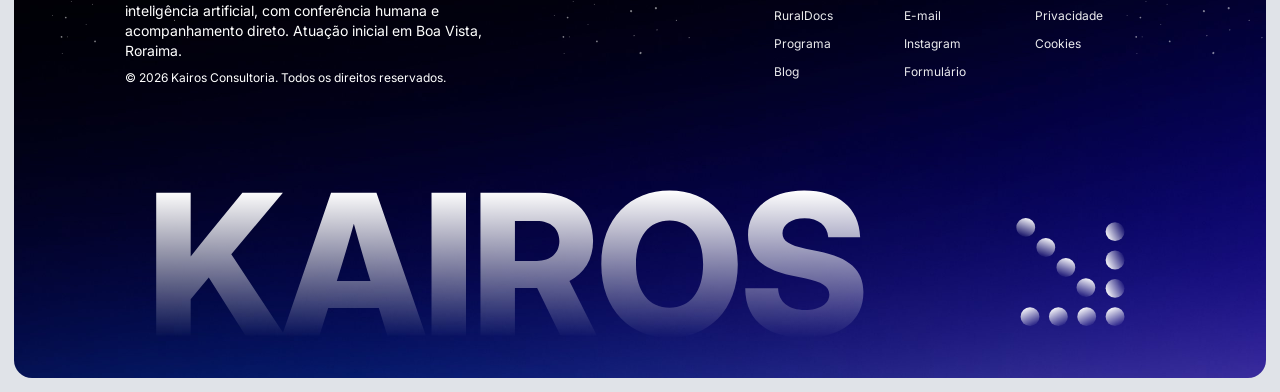
<file: atomify/atomify/termos.html>
<!doctype html>
<html lang="pt-BR">
<head>
<meta charset="utf-8">
<meta name="viewport" content="width=device-width, initial-scale=1">
<title>Termos de uso — Kairos</title>
<meta name="description" content="Termos de uso do site e da contratação de serviços da Kairos Consultoria. Atualizado em 12 de outubro de 2026.">
<meta name="theme-color" content="#e0e3e8">
<meta property="og:type" content="website">
<meta property="og:locale" content="pt_BR">
<meta property="og:site_name" content="Kairos Consultoria">
<meta property="og:title" content="Termos de uso — Kairos">
<meta property="og:description" content="Termos de uso do site e da contratação de serviços da Kairos Consultoria. Atualizado em 12 de outubro de 2026.">
<link rel="icon" href="assets/favicon.svg" type="image/svg+xml">
<link rel="preconnect" href="https://fonts.googleapis.com">
<link rel="preconnect" href="https://fonts.gstatic.com" crossorigin>
<link href="https://fonts.googleapis.com/css2?family=Inter:wght@400;500;600;700&family=Instrument+Sans:wght@500;600&family=Geist:wght@400;500;600&family=Michroma&family=Poppins:wght@700&display=swap" rel="stylesheet">
<link rel="stylesheet" href="css/style.css?v=21">
<script>document.documentElement.className+=" js"</script>
</head>
<body class="terms">
<a class="skip-link" href="#main">Ir para o conteúdo</a>
<svg width="0" height="0" style="position:absolute" aria-hidden="true" focusable="false"><defs><symbol id="i-mail" viewBox="0 0 24 24"><rect x="3" y="5" width="18" height="14" rx="2"/><path d="m3.5 7 8.5 6 8.5-6"/></symbol><symbol id="i-inbox" viewBox="0 0 24 24"><rect x="3" y="4" width="18" height="16" rx="2"/><path d="M3 13h5l1.2 2.2h5.6L16 13h5"/><path d="M8 8.5h8"/></symbol><symbol id="i-headphones" viewBox="0 0 24 24"><path d="M4 15v-3a8 8 0 0 1 16 0v3"/><rect x="3" y="14" width="4.5" height="6.5" rx="1.8"/><rect x="16.5" y="14" width="4.5" height="6.5" rx="1.8"/></symbol><symbol id="i-pin" viewBox="0 0 24 24"><path d="M12 21.5s-7-6-7-11.3a7 7 0 0 1 14 0c0 5.3-7 11.3-7 11.3z"/><circle cx="12" cy="10.2" r="2.6"/></symbol><symbol id="i-chat-q" viewBox="0 0 24 24"><path d="M12 3.2a8.8 8.8 0 1 0 4.4 16.4L21 21l-1.3-4.5A8.8 8.8 0 0 0 12 3.2z"/><path d="M9.6 9.6a2.5 2.5 0 1 1 3.6 2.2c-.8.4-1.2 1-1.2 1.8"/><path d="M12 16.6h.01"/></symbol><symbol id="i-code" viewBox="0 0 24 24"><path d="m8 8-4 4 4 4"/><path d="m16 8 4 4-4 4"/><path d="m13.5 5-3 14"/></symbol><symbol id="i-scale" viewBox="0 0 24 24"><rect x="3" y="3" width="18" height="18" rx="2.5"/><path d="M13.5 10.5 19 5"/><path d="M14.5 5H19v4.5"/><path d="M10.5 13.5 5 19"/><path d="M9.5 19H5v-4.5"/></symbol><symbol id="i-share" viewBox="0 0 24 24"><circle cx="6" cy="12" r="2.6"/><circle cx="18" cy="6" r="2.6"/><circle cx="18" cy="18" r="2.6"/><path d="m8.3 10.8 7.4-3.6"/><path d="m8.3 13.2 7.4 3.6"/></symbol><symbol id="i-stopwatch" viewBox="0 0 24 24"><circle cx="12" cy="13.5" r="7.5"/><path d="M12 9.5v4l2.5 1.5"/><path d="M9.5 2.8h5"/></symbol><symbol id="i-wifi" viewBox="0 0 24 24"><path d="M3.5 9.3a12 12 0 0 1 17 0"/><path d="M6.8 12.6a7.3 7.3 0 0 1 10.4 0"/><path d="M9.8 15.7a3 3 0 0 1 4.4 0"/><path d="M12 19h.01"/></symbol><symbol id="i-user-sq" viewBox="0 0 24 24"><rect x="3" y="3" width="18" height="18" rx="3"/><circle cx="12" cy="10" r="2.6"/><path d="M6.8 18c.7-2.5 2.7-3.7 5.2-3.7s4.5 1.2 5.2 3.7"/></symbol><symbol id="i-check-circle" viewBox="0 0 24 24"><circle cx="12" cy="12" r="9.5"/><path d="m8 12.3 2.8 2.8L16.2 9.5"/></symbol><symbol id="i-chev-down" viewBox="0 0 24 24"><path d="m6 9 6 6 6-6"/></symbol><symbol id="i-chev-up" viewBox="0 0 24 24"><path d="m18 15-6-6-6 6"/></symbol><symbol id="i-chev-left" viewBox="0 0 24 24"><path d="m15 6-6 6 6 6"/></symbol><symbol id="i-chev-right" viewBox="0 0 24 24"><path d="m9 6 6 6-6 6"/></symbol><symbol id="i-arrow-right" viewBox="0 0 24 24"><path d="M5 12h14"/><path d="m13 6 6 6-6 6"/></symbol><symbol id="i-bolt" viewBox="0 0 24 24"><path d="M13 2.5 4.5 13.5H11l-1 8 8.5-11H12l1-8z"/></symbol><symbol id="i-download" viewBox="0 0 24 24"><circle cx="12" cy="12" r="9.5"/><path d="M12 7.5v8"/><path d="m8.5 12.5 3.5 3.5 3.5-3.5"/></symbol><symbol id="i-chat-oval" viewBox="0 0 24 24"><ellipse cx="12" cy="11" rx="8.5" ry="7.2"/><path d="m8.5 17.5-1 3.5 4-2.4"/></symbol><symbol id="i-arrow-bl" viewBox="0 0 24 24"><circle cx="12" cy="12" r="9.5"/><path d="m15.5 8.5-7 7"/><path d="M9 9.5v6h6"/></symbol><symbol id="i-menu" viewBox="0 0 24 24"><path d="M4 7h16M4 12h16M4 17h16"/></symbol><symbol id="i-x" viewBox="0 0 24 24"><path d="m6 6 12 12M18 6 6 18"/></symbol><symbol id="i-play" viewBox="0 0 24 24"><path d="M7 4.5v15a.8.8 0 0 0 1.2.7l12.3-7.5a.8.8 0 0 0 0-1.4L8.2 3.8A.8.8 0 0 0 7 4.5z" fill="currentColor" stroke="none"/></symbol><symbol id="i-instagram" viewBox="0 0 24 24"><rect x="3.5" y="3.5" width="17" height="17" rx="5"/><circle cx="12" cy="12" r="4"/><path d="M17 7h.01"/></symbol></defs></svg>
<div class="page">
<!-- Texto-base elaborado a partir do posicionamento da empresa; recomenda-se revisão jurídica antes da publicação. -->
  <main id="main">
  <section class="section section--page ">
    <div class="mask-grid" aria-hidden="true"></div>
  <header class="nav" id="nav">
    <a class="logo" href="index.html" aria-label="Kairos — página inicial"><img class="brandmark" src="assets/kairos.svg" alt="Kairos" width="122" height="24"></a>
    <nav class="nav__links" aria-label="Principal">
      <a class="nav__link" href="index.html">Início</a>
      <a class="nav__link" href="index.html#areas">Áreas</a>
      <a class="nav__link" href="ruraldocs.html">RuralDocs</a>
      <a class="nav__link" href="oferta.html">Programa</a>
      <div class="nav__item"><button class="nav__trigger" type="button" aria-expanded="false" aria-haspopup="true" aria-controls="menu-empresa">Empresa<svg class="icon icon--16" aria-hidden="true" focusable="false" ><use href="#i-chev-down"/></svg></button><div class="nav__menu" id="menu-empresa"><a href="sobre.html">Sobre a Kairos<small>Quem somos e como trabalhamos</small></a><a href="blog.html">Blog<small>Conteúdo sobre automação administrativa</small></a><a href="contato.html">Contato<small>Fale com a gente</small></a></div></div>
      <a class="btn nav__panel-cta" href="contato.html#aplicacao">Aplicar agora</a>
    </nav>
    <a class="btn nav__cta" href="contato.html#aplicacao">Aplicar agora</a>
    <button class="nav__burger" type="button" aria-label="Abrir menu" aria-expanded="false"><svg class="icon" aria-hidden="true" focusable="false" ><use href="#i-menu"/></svg></button>
  </header>

    <div class="content stack-64">
      <div class="text-block"><h1 class="h-lg">Termos de uso</h1><p class="lead">Atualizado em 12 de outubro de 2026</p></div>
      <div class="legal">
<section><h2>Quem somos</h2><p>Estes termos regulam o uso do site e a contratação de serviços da Kairos Consultoria (“Kairos”), com atuação inicial em Boa Vista, Roraima. Ao usar o site ou participar de um projeto, você declara que leu e concorda com eles.</p></section>
<section><h2>O que oferecemos</h2><p>A Kairos mapeia rotinas administrativas feitas manualmente e implementa soluções com inteligência artificial para executá-las, incluindo, conforme cada projeto, diagnóstico, digitalização, validação de dados e interface de consulta. O escopo de cada projeto é combinado com o cliente antes do início.</p></section>
<section><h2>Programa Kairos Cases</h2><p>No Programa Kairos Cases, a Kairos realiza a implementação sem cobrar por ela. Em contrapartida, o cliente fecha um contrato de 12 meses, de uma só vez, com mensalidade de R$ 5.000 (total de R$ 60.000), que paga o custo da inteligência artificial usada na operação do cliente (consumo de IA e infraestrutura) durante todo o período, e autoriza a documentação do case. A forma de pagamento e as demais condições são definidas por escrito antes do início.</p></section>
<section><h2>Critérios de seleção</h2><p>A participação depende de aprovação. Os critérios atuais são faturamento de R$ 2 milhões por ano ou mais, pelo menos 5 pessoas em funções de escritório, sócio ou CEO envolvido no projeto, autorização para documentar o case e contrato de 12 meses. Enviar a aplicação não significa contratar.</p></section>
<section><h2>Documentação do case</h2><p>A Kairos poderá divulgar a história do projeto (problema, solução e resultado) após combinar o que será publicado. Dados sensíveis, informações confidenciais e questões estratégicas do cliente permanecem protegidos.</p></section>
<section><h2>Deslocamento</h2><p>Quando as visitas presenciais ocorrerem fora de Boa Vista, as despesas de deslocamento e hospedagem ficam por conta do cliente.</p></section>
<section><h2>Conferência humana e limites da IA</h2><p>A leitura por inteligência artificial pode conter erros. Verificações automáticas ajudam, mas não garantem que um documento foi lido corretamente. Por isso, a conferência humana faz parte do serviço, e o cliente é responsável por confirmar os dados antes de utilizá-los para fins financeiros, fiscais ou contábeis.</p></section>
<section><h2>Responsabilidades do cliente</h2><p>O cliente se compromete a fornecer documentos e informações verdadeiros e obtidos de forma legítima, a indicar uma pessoa responsável pela conferência e a comunicar ajustes necessários durante o projeto.</p></section>
<section><h2>Dados e documentos</h2><p>Os documentos e dados enviados pelo cliente continuam sendo do cliente. Os arquivos originais são preservados e não são substituídos por versões tratadas. O tratamento de dados pessoais está descrito na <a href="privacidade.html">Política de Privacidade</a>.</p></section>
<section><h2>Confidencialidade</h2><p>A Kairos trata como confidenciais as informações e os documentos a que tiver acesso para executar o projeto e não os utiliza para outras finalidades.</p></section>
<section><h2>Propriedade intelectual</h2><p>Marca, textos, layout e materiais do site pertencem à Kairos ou são utilizados com autorização, e não podem ser reproduzidos sem permissão.</p></section>
<section><h2>Limitação de responsabilidade</h2><p>A Kairos não responde por decisões tomadas com base em dados não conferidos pelo cliente, nem por indisponibilidades de serviços de terceiros, como provedores de IA, fora do seu controle razoável.</p></section>
<section><h2>Alterações destes termos</h2><p>Podemos atualizar estes termos. A versão vigente é sempre a publicada nesta página, com a data de atualização indicada.</p></section>
<section><h2>Lei aplicável e contato</h2><p>Aplica-se a legislação brasileira. Dúvidas podem ser enviadas para <a href="mailto:therafadourado@gmail.com">therafadourado@gmail.com</a>.</p></section>
      </div>
    </div>
  </section>
  </main>
  <footer class="footer">
    <img class="footer__art" src="assets/footer-art.svg?v=2" alt="" aria-hidden="true">
    <div class="footer__in">
      <div class="footer__brand">
        <strong>KAIROS</strong>
        <p>Automação de rotinas administrativas e de documentos com inteligência artificial, com conferência humana e acompanhamento direto. Atuação inicial em Boa Vista, Roraima.</p>
        <small>© 2026 Kairos Consultoria. Todos os direitos reservados.</small>
      </div>
      <nav class="footer__nav" aria-label="Rodapé">
        <div class="footer__col"><h4>Navegação</h4>
          <a href="index.html#areas">Áreas</a><a href="ruraldocs.html">RuralDocs</a><a href="oferta.html">Programa</a><a href="blog.html">Blog</a></div>
        <div class="footer__col"><h4>Contato</h4>
          <a href="https://wa.me/5595984104479?text=Ol%C3%A1%21%20Vim%20pelo%20site%20da%20Kairos%20e%20quero%20ver%20o%20que%20podem%20automatizar%20na%20minha%20empresa." target="_blank" rel="noopener">WhatsApp</a><a href="mailto:therafadourado@gmail.com">E-mail</a><a href="https://instagram.com/orafaeldourado" target="_blank" rel="noopener">Instagram</a><a href="contato.html">Formulário</a></div>
        <div class="footer__col"><h4>Legal</h4>
          <a href="termos.html">Termos de uso</a><a href="privacidade.html">Privacidade</a><a href="privacidade.html#cookies">Cookies</a></div>
      </nav>
    </div>
  </footer>
</div>
<a class="sticky-cta" href="contato.html#aplicacao" aria-label="Aplicar agora">Aplicar agora <span>· 4 vagas por mês</span></a>
<script src="js/main.js?v=5"></script>
</body>
</html>
</file>
<file: atomify/atomify/css/style.css>
/* ==========================================================================
   Kairos — site institucional (base visual: layout SaaS landing page)
   HTML/CSS/JS puro. Tokens extraídos do Figma (Untitled UI-like).
   ========================================================================== */

:root {
  /* cores */
  --bg: #e0e3e8;
  --white: #fff;
  --black: #000;
  --ink: #17191c;
  --opium: #231f1d;
  --g50: #f9fafb;
  --g100: #f2f4f7;
  --g200: #eaecf0;
  --g300: #d0d5dd;
  --g400: #98a2b3;
  --g500: #667085;
  --g600: #475467;
  --g700: #344054;
  --g800: #1d2939;
  --card: #fafafa;
  --coral: #ff7474;
  --err-100: #fee4e2;

  /* tipografia */
  --font: "Inter", system-ui, -apple-system, "Segoe UI", Roboto, sans-serif;
  --font-btn: "Instrument Sans", "Inter", system-ui, sans-serif;
  --font-geist: "Geist", "Inter", system-ui, sans-serif;
  --font-word: "Furore", "Michroma", "Inter", sans-serif;

  /* sombras */
  --sh-xs: 0 1px 2px rgba(16, 24, 40, 0.05);
  --sh-card: 0 1px 2px rgba(16, 24, 40, 0.05), 0 0 0 0 var(--err-100);
  --sh-sm: 0 1px 3px rgba(16, 24, 40, 0.1), 0 1px 2px rgba(16, 24, 40, 0.06);
  --sh-lg: 0 12px 16px -4px rgba(16, 24, 40, 0.08), 0 4px 6px -2px rgba(16, 24, 40, 0.03);
  --sh-btn: 0 1px 3px rgba(9, 8, 7, 0.05), 0 1px 2px rgba(9, 8, 7, 0.03);

  /* fundo "lava" do hero/footer/banners (o PNG real é opcional em assets/img/bg-lava.png) */
  --lava:
    url("../assets/img/bg-lava.png") center / cover no-repeat,
    radial-gradient(ellipse 55% 42% at 0% 0%, #67d5ea 0%, rgba(58, 148, 224, 0.85) 38%, rgba(30, 70, 190, 0) 100%),
    radial-gradient(ellipse 65% 55% at 55% 0%, rgba(24, 80, 200, 0.85) 0%, rgba(24, 80, 200, 0) 80%),
    radial-gradient(ellipse 48% 52% at 0% 52%, #2a18c4 0%, rgba(30, 20, 170, 0) 100%),
    #02020b;
}

*,
*::before,
*::after { box-sizing: border-box; }

html { -webkit-text-size-adjust: 100%; scroll-behavior: smooth; }
body {
  margin: 0;
  background: var(--bg);
  color: #000;
  font-family: var(--font);
  font-size: 16px;
  line-height: 24px;
  -webkit-font-smoothing: antialiased;
}
img, svg { max-width: 100%; }
img { display: block; }
a { color: inherit; }
button { font: inherit; color: inherit; }
h1, h2, h3, h4, p, ul { margin: 0; }
ul { padding: 0; list-style: none; }

.sr-only {
  position: absolute; width: 1px; height: 1px; margin: -1px; padding: 0;
  overflow: hidden; clip: rect(0 0 0 0); white-space: nowrap; border: 0;
}
:focus-visible { outline: 2px solid var(--coral); outline-offset: 2px; }
.skip-link {
  position: absolute; left: 16px; top: -60px; z-index: 100; background: #000; color: #fff;
  padding: 10px 14px; border-radius: 8px; text-decoration: none; transition: top .2s;
}
.skip-link:focus { top: 16px; }

.icon { width: 24px; height: 24px; flex: none; fill: none; stroke: currentColor; stroke-width: 1.75; stroke-linecap: round; stroke-linejoin: round; }
.icon--16 { width: 16px; height: 16px; }
.icon--14 { width: 14px; height: 14px; }
.icon--fill { fill: currentColor; stroke: none; }

/* ---------- layout base ---------- */
.page {
  max-width: 1440px;
  margin: 0 auto;
  padding: 14px;
  display: flex;
  flex-direction: column;
  gap: 20px;
}
.section {
  position: relative;
  background: #fff;
  border-radius: 18px;
  overflow: hidden;
}
.section--page { padding: 215px 112px 96px; }
.section--pad { padding: 96px 112px; }
.section--dark { background: #000; color: #fff; }
.container { width: 100%; max-width: 1188px; margin: 0 auto; }
.stack-64 { display: flex; flex-direction: column; align-items: center; gap: 64px; width: 100%; }

/* textura de grade (Mask) */
.mask-grid {
  position: absolute; left: 0; top: 0; width: 100%; height: 820px; pointer-events: none; z-index: 0;
  background-image:
    linear-gradient(to right, rgba(16, 24, 40, 0.055) 1px, transparent 1px),
    linear-gradient(to bottom, rgba(16, 24, 40, 0.055) 1px, transparent 1px);
  background-size: 80px 80px;
  background-position: center top;
  -webkit-mask-image: radial-gradient(ellipse 52% 60% at 50% 38%, #000 10%, transparent 78%);
  mask-image: radial-gradient(ellipse 52% 60% at 50% 38%, #000 10%, transparent 78%);
}
.mask-grid::after {
  content: ""; position: absolute; inset: 0;
  background:
    linear-gradient(#0000, #0000),
    radial-gradient(circle, rgba(16,24,40,.28) 1px, transparent 1.6px) 0 0 / 160px 160px;
  opacity: .35;
}
.mask-grid--dark {
  background-image:
    linear-gradient(to right, rgba(255, 255, 255, 0.07) 1px, transparent 1px),
    linear-gradient(to bottom, rgba(255, 255, 255, 0.07) 1px, transparent 1px);
}
.mask-grid--dark::after { display: none; }
.section > .content { position: relative; z-index: 1; }

/* ---------- tipografia ---------- */
.h-lg { font-size: 48px; line-height: 60px; font-weight: 500; letter-spacing: -0.96px; color: #000; }
.h-md { font-size: 36px; line-height: 44px; font-weight: 600; letter-spacing: -0.72px; }
.h-xl { font-size: 60px; line-height: 72px; font-weight: 500; letter-spacing: -1.2px; }
.lead { font-size: 20px; line-height: 30px; color: var(--g600); }
.text-block { display: flex; flex-direction: column; align-items: center; gap: 30px; text-align: center; width: 100%; max-width: 700px; }
.text-block--left { align-items: flex-start; text-align: left; max-width: none; }

/* ---------- botões ---------- */
.btn {
  position: relative; display: inline-flex; align-items: center; justify-content: center; gap: 6px;
  padding: 10px 14px; border-radius: 8px; border: 1px solid transparent;
  font: 500 14px/20px var(--font); text-decoration: none; white-space: nowrap; cursor: pointer;
  overflow: hidden; box-shadow: var(--sh-btn), inset 0 1px 0 rgba(255, 255, 255, 0.1);
  transition: filter .15s ease, transform .15s ease, box-shadow .15s ease;
}
.btn:hover { filter: brightness(1.12); }
.btn:active { transform: translateY(1px); }
.btn--dark { background: var(--opium); border-color: #090807; color: #fff; font-family: var(--font-btn); }
.btn--light { background: #fff; border-color: #bcbaba; color: #000; }
.btn--light:hover { filter: brightness(.96); }
.btn--gray { background: #393939; border-color: rgba(255, 255, 255, 0.28); color: #fff; }
.btn--block { width: 100%; }
.btn .icon { width: 16px; height: 16px; }
.btn-row { display: flex; gap: 16px; align-items: center; justify-content: center; flex-wrap: wrap; }

/* ---------- navbar ---------- */
.nav {
  position: absolute; z-index: 30; top: 60px; left: 50%; transform: translateX(-50%);
  width: min(1128px, calc(100% - 48px));
  display: grid; grid-template-columns: 1fr auto 1fr; align-items: center; gap: 12px;
  padding: 14px; border-radius: 15px; background: #000; border: 1px solid var(--g700);
}
.nav--light { background: #fff; border-color: #e1e1e1; }
.logo { display: inline-flex; align-items: center; gap: 9px; text-decoration: none; font-size: 20px; line-height: 30px; font-weight: 500; color: #fff; }
.nav--light .logo { color: #000; }
.logomark {
  position: relative; width: 48px; height: 48px; flex: none; border-radius: 12px; overflow: hidden;
  border: 2px solid rgba(255, 255, 255, 0.12);
  box-shadow: 0 3px 4px -1px rgba(42, 42, 42, 0.14), 0 1px 1px rgba(42, 42, 42, 0.08);
  background: #fff;
}
.logomark::before { content: ""; position: absolute; inset: -2px; background: linear-gradient(177.6deg, rgba(255,255,255,0) 2%, rgba(255,255,255,.12) 98%); }
.logomark::after { content: ""; position: absolute; inset: 0; border-radius: inherit; box-shadow: inset 0 0 0 1px rgba(16,24,40,.24), inset 0 3px 3px rgba(255,255,255,.1), inset 0 -3px 3px rgba(0,0,0,.1); }
.logomark img { position: absolute; left: 50%; top: 50%; width: 30px; height: 38px; transform: translate(-50%, -50%); object-fit: contain; }
.logomark--dark { background: #0c111d; }
.logomark--dark img { filter: invert(1); }
.nav--light .logomark { background: #0c111d; }
.nav--light .logomark img { filter: invert(1); }

.nav__links { display: flex; align-items: center; gap: 18px; justify-content: center; }
.nav__link, .nav__trigger {
  display: inline-flex; align-items: center; gap: 8px; background: none; border: 0; padding: 4px 0; cursor: pointer;
  font: 500 16px/24px var(--font); color: var(--g100); text-decoration: none; white-space: nowrap;
}
.nav--light .nav__link, .nav--light .nav__trigger { color: var(--g500); }
.nav__link:hover, .nav__trigger:hover, .nav__link[aria-current="page"] { color: #fff; }
.nav--light .nav__link:hover, .nav--light .nav__trigger:hover, .nav--light .nav__link[aria-current="page"] { color: #000; }
.nav__trigger .icon { width: 16px; height: 16px; transition: transform .2s; }
.nav__item { position: relative; }
.nav__item.open .nav__trigger .icon { transform: rotate(180deg); }
.nav__menu {
  position: absolute; top: calc(100% + 18px); left: 50%; transform: translate(-50%, 6px);
  min-width: 220px; padding: 8px; border-radius: 12px; background: #000; border: 1px solid var(--g700);
  box-shadow: 0 16px 32px rgba(0, 0, 0, .25); opacity: 0; visibility: hidden; transition: opacity .18s, transform .18s, visibility .18s;
}
.nav--light .nav__menu { background: #fff; border-color: #e1e1e1; box-shadow: 0 16px 32px rgba(16, 24, 40, .12); }
.nav__item:hover .nav__menu, .nav__item.open .nav__menu, .nav__item:focus-within .nav__menu { opacity: 1; visibility: visible; transform: translate(-50%, 0); }
.nav__menu a { display: block; padding: 10px 12px; border-radius: 8px; color: var(--g100); text-decoration: none; font-size: 14px; line-height: 20px; font-weight: 500; }
.nav__menu a small { display: block; color: var(--g400); font-weight: 400; font-size: 12px; line-height: 18px; }
.nav__menu a:hover { background: rgba(255, 255, 255, .1); }
.nav--light .nav__menu a { color: #101828; }
.nav--light .nav__menu a:hover { background: var(--g100); }
.nav__cta { justify-self: end; }
.nav--light .nav__cta { background: var(--opium); border-color: #090807; color: #fff; font-family: var(--font-btn); }
.nav:not(.nav--light) .nav__cta { background: #fff; border-color: #bcbaba; color: #000; }
.nav__burger {
  display: none; justify-self: end; width: 44px; height: 44px; align-items: center; justify-content: center;
  border-radius: 10px; border: 1px solid rgba(255, 255, 255, .28); background: transparent; color: #fff; cursor: pointer;
}
.nav--light .nav__burger { border-color: #d0d5dd; color: #000; }
.nav__panel-cta { display: none; }

/* ---------- ícones em tile / cards Untitled ---------- */
.card { background: #fff; border: 1px solid var(--g300); border-radius: 12px; padding: 8px; box-shadow: var(--sh-card); }
.card__inner { background: var(--card); border-radius: 8px; padding: 24px; display: flex; flex-direction: column; gap: 24px; height: 100%; }
.card__head { display: flex; align-items: center; gap: 16px; }
.card__title { font-size: 14px; line-height: 20px; font-weight: 500; color: #000; flex: 1; min-width: 0; }
.card__text { font-size: 14px; line-height: 20px; color: var(--g700); }
.card__text a { font-weight: 700; font-style: italic; text-decoration: underline; text-underline-position: from-font; }
.card__text a:hover { color: #000; }
.icon-tile { background: #fff; border: 1px solid var(--g300); border-radius: 6px; padding: 4px; display: flex; flex: none; }
.icon-tile > span { background: var(--g100); border-radius: 4px; padding: 2px; display: flex; align-items: center; justify-content: center; color: #101828; }
.icon-tile > span.emoji { padding: 2px 6px; font-size: 14px; line-height: 20px; }
.card-grid { display: flex; flex-wrap: wrap; justify-content: center; gap: 24px; width: 100%; }
.card-grid > .card { width: 395px; max-width: 100%; }
.card-grid--wide > .card { width: 516px; }

/* ---------- hero (home) ---------- */
.hero { height: 1256px; color: #fff; background: var(--lava); }
.hero .mask-grid { height: 760px; }
.hero__content { position: relative; z-index: 2; display: flex; flex-direction: column; align-items: center; padding-top: 257px; gap: 74px; }
.hero__frame { display: flex; flex-direction: column; align-items: center; gap: 64px; width: min(734px, 100%); }
.hero__head { display: flex; flex-direction: column; align-items: center; gap: 24px; text-align: center; }
.hero__head h1 { margin-bottom: 0; }
.hero__text { display: flex; flex-direction: column; gap: 30px; }
.hero__text p { color: var(--g300); font-size: 20px; line-height: 30px; }
.badge {
  display: inline-flex; align-items: center; height: 22px; padding: 2px 12px; border-radius: 400px;
  background: #f4f4f5; color: #3f3f46; font-size: 12px; line-height: 16px; font-weight: 600;
}
.hero__app { position: relative; width: min(1227px, 100%); }

/* app mockup (dashboard em CSS) com borda arco-íris */
.app-frame {
  position: relative; border-radius: 11px; border: 2px solid transparent; overflow: hidden;
  background: linear-gradient(#0a0a0b, #0a0a0b) padding-box,
              linear-gradient(90deg, #ff7474 0%, #f5a05a 20%, #6fd04a 40%, #33b7e8 62%, #6a3fc9 82%, #ff7474 100%) border-box;
  height: 786px;
}
.app-frame--hero { background: linear-gradient(#0a0a0b, #0a0a0b) padding-box,
              linear-gradient(180deg, #ff7474 0%, #ff7474 8%, rgba(255,116,116,.55) 100%) border-box; }
.app-frame::before { content: ""; position: absolute; left: 0; right: 0; top: -2px; height: 3px; z-index: 3;
  background: linear-gradient(90deg, #ff7474, #f5a05a 20%, #6fd04a 38%, #33b7e8 58%, #6a3fc9 78%, #ff7474); }
.app-frame__scale { position: absolute; left: 0; top: 0; width: 713.338px; transform-origin: 0 0; }

/* ---------- Dashboard (mockup Geist) ---------- */
.dash {
  --d-bg: #fff; --d-fg: #09090b; --d-muted: #71717a; --d-border: #e4e4e7; --d-card: #fff; --d-tab: #f4f4f5;
  --d-primary: #18181b; --d-primary-fg: #fafafa; --d-bar: #000; --d-axis: #888; --d-av: #e4e4e7;
  width: 713.338px; height: 383px; background: var(--d-bg); color: var(--d-fg); display: flex; flex-direction: column;
  font-family: var(--font-geist); font-size: 6.7px; line-height: 9.575px; text-align: left; overflow: hidden; position: relative;
}
.dash--dark {
  --d-bg: #0a0a0b; --d-fg: #fafafa; --d-muted: #a1a1aa; --d-border: #27272a; --d-card: #0a0a0b; --d-tab: #27272a;
  --d-primary: #fafafa; --d-primary-fg: #18181b; --d-bar: #fafafa; --d-axis: #a1a1aa; --d-av: #e4e4e7;
}
.dash__bar { height: 30.64px; border-bottom: .479px solid var(--d-border); display: flex; align-items: center; padding: 0 7.66px; flex: none; }
.dash__combo { width: 95.75px; height: 17.2px; border: .479px solid var(--d-border); border-radius: 2.86px; display: flex; align-items: center; gap: 3.8px; padding: 0 7.66px; box-shadow: 0 .479px .479px rgba(0,0,0,.08); }
.dash__dot { width: 7.66px; height: 7.66px; border-radius: 50%; background: radial-gradient(circle at 30% 30%, #a78bfa, #3b2a8a 70%); flex: none; }
.dash--dark .dash__dot { background: radial-gradient(circle at 30% 30%, #71717a, #27272a 70%); }
.dash__combo span:nth-child(2) { flex: 1; }
.dash__nav { display: flex; gap: 7.66px; padding: 0 11.49px; font-weight: 500; }
.dash__nav span { color: var(--d-muted); padding: 2px 0; }
.dash__nav span.on { color: var(--d-fg); }
.dash__tools { margin-left: auto; display: flex; align-items: center; gap: 3.83px; }
.dash__search { width: 134px; height: 17.2px; border: .479px solid var(--d-border); border-radius: 2.86px; display: flex; align-items: center; padding: 0 7.66px; color: var(--d-muted); }
.dash__avatar { width: 15.32px; height: 15.32px; border-radius: 50%; background: var(--d-av); display: flex; align-items: center; justify-content: center; color: #18181b; font-size: 5.5px; font-weight: 600; }
.dash__body { padding: 11.49px 15.32px 15.32px; display: flex; flex-direction: column; gap: 7.66px; flex: 1; min-height: 0; }
.dash__title { display: flex; align-items: center; justify-content: space-between; }
.dash__title h3 { font-size: 14.363px; line-height: 14.363px; font-weight: 600; letter-spacing: .19px; }
.dash__title-r { display: flex; align-items: center; gap: 3.83px; }
.dash__date { border: .479px solid var(--d-border); border-radius: 2.86px; padding: 3.83px 7.66px; display: flex; align-items: center; gap: 3.83px; }
.dash__date svg { width: 7.66px; height: 7.66px; }
.dash__btn { background: var(--d-primary); color: var(--d-primary-fg); border-radius: 2.86px; padding: 3.83px 7.66px; font-weight: 500; }
.dash__tabs { display: inline-flex; align-self: flex-start; background: var(--d-tab); border-radius: 2.86px; padding: 1.9px; gap: 0; }
.dash__tab { padding: 2.9px 5.75px; border-radius: 1.5px; font-size: 5.745px; line-height: 7px; font-weight: 500; color: var(--d-muted); border: 0; background: none; cursor: pointer; font-family: inherit; }
.dash__tab.on { background: var(--d-bg); color: var(--d-fg); box-shadow: 0 .479px .718px rgba(0,0,0,.08); }
.dash--dark .dash__tab.on { background: #0a0a0b; }
.dash__stats { display: flex; gap: 7.66px; }
.dash__card { background: var(--d-card); border: .479px solid var(--d-border); border-radius: 5.745px; box-shadow: 0 .479px .479px rgba(0,0,0,.06); }
.dash__stat { flex: 1; min-width: 0; }
.dash__stat-h { display: flex; align-items: center; padding: 11.49px 11.49px 3.83px; }
.dash__stat-h span { flex: 1; }
.dash__stat-h svg { width: 7.66px; height: 7.66px; color: var(--d-muted); stroke: currentColor; fill: none; stroke-width: 1.6; }
.dash__stat-b { padding: 0 11.49px 11.49px; }
.dash__stat-b strong { display: block; font-size: 11.49px; line-height: 14.363px; font-weight: 600; letter-spacing: .19px; }
.dash__stat-b small { display: block; font-size: 5.745px; line-height: 9.575px; color: var(--d-muted); }
.dash__row { display: flex; gap: 7.66px; }
.dash__chart { width: 337.5px; height: 205.862px; flex: none; }
.dash__chart > h4, .dash__sales > header h4 { font-size: 7.66px; line-height: 11.49px; font-weight: 400; padding: 11.49px; }
.dash__plot { position: relative; height: 167.563px; margin: 0 11.49px; }
.dash__plot i { position: absolute; font-style: normal; font-size: 5.745px; line-height: 7px; color: var(--d-axis); font-family: var(--font); }
.dash__plot i.y { left: 2.2%; width: 7%; text-align: right; transform: translateY(-50%); }
.dash__plot i.m { top: 91.3%; transform: translateX(-50%); width: 7%; text-align: center; }
.dash__plot b { position: absolute; background: var(--d-bar); border-radius: 1px 1px 0 0; width: 5.96%; bottom: 10%; }
.dash__sales { width: 337.5px; flex: none; align-self: stretch; }
.dash__sales header { padding: 11.49px; }
.dash__sales header h4 { padding: 0; }
.dash__sales header p { color: var(--d-muted); }
.dash__sales ul { padding: 0 11.49px 11.49px; display: flex; flex-direction: column; gap: 11.9px; }
.dash__sales li { display: flex; align-items: center; gap: 7.66px; font-weight: 500; }
.dash__sales .av { width: 19.15px; height: 19.15px; border-radius: 50%; background: var(--d-av); display: flex; align-items: center; justify-content: center; color: #18181b; font-size: 6.4px; font-weight: 600; flex: none; }
.dash__sales .who { flex: 1; min-width: 0; }
.dash__sales .who small { display: block; color: var(--d-muted); font-weight: 400; }

/* ---------- Mail (mockup) ---------- */
.mail { width: 813.462px; height: 470px; display: flex; background: #fff; font-family: var(--font); font-size: 7px; line-height: 10px; color: #09090b; text-align: left; overflow: hidden; }
.mail__side { width: 165px; flex: none; border-right: 1px solid #e4e4e7; padding: 8px; display: flex; flex-direction: column; gap: 6px; }
.mail__acct { height: 20px; border: 1px solid #e4e4e7; border-radius: 4px; display: flex; align-items: center; gap: 5px; padding: 0 7px; font-size: 7px; font-weight: 500; }
.mail__acct i { width: 9px; height: 9px; border-radius: 50%; background: radial-gradient(circle at 30% 30%, #a78bfa, #5b3a2a 80%); }
.mail__acct span { flex: 1; }
.mail__nav { display: flex; flex-direction: column; gap: 0; }
.mail__nav a { display: flex; align-items: center; gap: 6px; height: 20px; padding: 0 7px; border-radius: 4px; font-size: 7px; font-weight: 500; text-decoration: none; }
.mail__nav a span { flex: 1; }
.mail__nav a b { font-weight: 600; }
.mail__nav a.on { background: #09090b; color: #fff; }
.mail__nav svg { width: 8px; height: 8px; fill: none; stroke: currentColor; stroke-width: 1.7; stroke-linecap: round; stroke-linejoin: round; }
.mail__sep { height: 1px; background: #e4e4e7; margin: 2px -8px; }
.mail__list { width: 372px; flex: none; border-right: 1px solid #e4e4e7; display: flex; flex-direction: column; }
.mail__list-h { height: 31px; border-bottom: 1px solid #e4e4e7; display: flex; align-items: center; justify-content: space-between; padding: 0 12px; }
.mail__list-h h4 { font-size: 11px; font-weight: 700; line-height: 14px; }
.mail__seg { display: inline-flex; background: #f4f4f5; border-radius: 4px; padding: 2px; font-weight: 500; }
.mail__seg span { padding: 3px 7px; border-radius: 3px; color: #a1a1aa; }
.mail__seg span.on { background: #fff; color: #09090b; box-shadow: 0 1px 1px rgba(0,0,0,.06); }
.mail__search { margin: 8px 8px 6px; height: 19px; border: 1px solid #e4e4e7; border-radius: 4px; display: flex; align-items: center; padding: 0 7px; color: #71717a; }
.mail__items { padding: 0 8px; display: flex; flex-direction: column; gap: 7px; }
.mail__item { border: 1px solid #e4e4e7; border-radius: 5px; padding: 7px 8px; display: flex; flex-direction: column; gap: 3px; background: #fff; }
.mail__item > div { display: flex; justify-content: space-between; font-weight: 600; }
.mail__item > div em { font-style: normal; font-weight: 400; color: #71717a; }
.mail__item strong { font-weight: 600; font-size: 6.6px; }
.mail__item p { color: #71717a; font-size: 6.2px; line-height: 9px; display: -webkit-box; -webkit-line-clamp: 2; -webkit-box-orient: vertical; overflow: hidden; }
.mail__tags { display: flex; gap: 4px; margin-top: 2px; }
.mail__tags span { padding: 1px 6px; border-radius: 9px; background: #f4f4f5; font-size: 6px; font-weight: 500; }
.mail__tags span.dk { background: #09090b; color: #fff; }
.mail__view { flex: 1; min-width: 0; display: flex; flex-direction: column; }
.mail__tools { height: 31px; border-bottom: 1px solid #e4e4e7; display: flex; align-items: center; gap: 12px; padding: 0 12px; color: #52525b; }
.mail__tools svg { width: 8px; height: 8px; fill: none; stroke: currentColor; stroke-width: 1.7; }
.mail__from { display: flex; gap: 7px; padding: 9px 12px; border-bottom: 1px solid #e4e4e7; }
.mail__from i { width: 17px; height: 17px; border-radius: 50%; background: radial-gradient(circle at 30% 30%, #d4a373, #4a3426 80%); flex: none; }
.mail__from small { display: block; color: #71717a; }
.mail__body { padding: 9px 12px; display: flex; flex-direction: column; gap: 8px; font-size: 6.6px; }

/* ---------- Features (home) ---------- */
.feature-cols { display: flex; flex-direction: column; gap: 12px; width: 100%; }
.feature-row { display: flex; gap: 12px; align-items: stretch; width: 100%; }
.feature {
  background: var(--card); border: 1px solid var(--g300); border-radius: 12px; padding: 32px;
  box-shadow: 0 1px 1.5px rgba(16, 24, 40, 0.1), 0 1px 1px rgba(16, 24, 40, 0.06);
  display: flex; flex-direction: column; gap: 52px; min-width: 0;
}
.feature--md { gap: 32px; }
.feature h3 { font-size: 24px; line-height: 32px; font-weight: 500; color: #000; }
.feature p.lead2 { font-size: 20px; line-height: 30px; color: var(--g800); }
.feature__text { display: flex; flex-direction: column; gap: 16px; }
.feature__media { position: relative; overflow: hidden; width: 100%; height: 376px; }
.feature__media--sm { height: 295px; }
.feature--696 { flex: 696 1 0; }
.feature--500 { flex: 480 1 0; }
.feature--592 { flex: 592 1 0; }
.feature--rest { flex: 492 1 0; }
.feature .stage { position: absolute; left: 50%; top: 50%; transform: translate(-50%, -50%); }
.feature-wide { flex-direction: row; gap: 52px; align-items: stretch; }
.feature-wide > * { flex: 1 1 0; min-width: 0; }
.checklist { display: flex; flex-direction: column; gap: 16px; margin-top: 8px; }
.checklist li { display: flex; align-items: center; gap: 12px; font-size: 18px; line-height: 28px; color: var(--g500); }
.checklist .icon { color: #101828; }

/* mini cards (Geist) */
.mini { background: #fff; border: 1px solid #e4e4e7; border-radius: 16px; box-shadow: 0 1px 1px rgba(0,0,0,.05); font-family: var(--font-geist); color: #09090b; width: 352px; text-align: left; }
.mini__t { padding: 24px; display: flex; flex-direction: column; gap: 6px; }
.mini__t h4 { font-size: 16px; line-height: 24px; font-weight: 600; }
.mini__t p { font-size: 14px; line-height: 20px; color: #71717a; }
.mini__body { display: flex; flex-direction: column; gap: 32px; padding-bottom: 24px; }
.mini__row { display: flex; gap: 16px; align-items: center; padding: 0 24px; }
.mini__row > div { flex: 1; display: flex; flex-direction: column; gap: 16px; }
.mini__row strong { font-size: 14px; font-weight: 500; line-height: 1.5; }
.mini__row p { font-size: 14px; color: #71717a; }
.switch { position: relative; width: 36px; height: 20px; flex: none; border-radius: 20px; background: #09090b; border: 0; padding: 0; cursor: pointer; transition: background .2s; }
.switch::after { content: ""; position: absolute; top: 2px; left: 18px; width: 16px; height: 16px; border-radius: 50%; background: #fff; transition: left .2s; }
.switch[aria-checked="false"] { background: #d4d4d8; }
.switch[aria-checked="false"]::after { left: 2px; }
.mini__save { margin: 0 24px; height: 36px; border: 1px solid #e4e4e7; border-radius: 6px; background: #fff; font: 500 12px/20px var(--font-geist); box-shadow: 0 1px 1px rgba(0,0,0,.05); cursor: pointer; }
.mini__save:hover { background: #f4f4f5; }
.mini__members { padding: 0 24px; display: flex; flex-direction: column; gap: 24px; }
.mini__member { display: flex; align-items: center; gap: 16px; }
.mini__member .av { width: 28px; height: 28px; border-radius: 50%; background: radial-gradient(circle at 30% 30%, #d4a373, #4a3426 80%); flex: none; }
.mini__member div:nth-child(2) { flex: 1; }
.mini__member strong { display: block; font-size: 14px; font-weight: 500; line-height: 1.5; }
.mini__member span { display: block; font-size: 14px; color: #71717a; line-height: 1.5; }
.mini__select { height: 32px; border: 1px solid #e4e4e7; border-radius: 4px; box-shadow: 0 1px 2px rgba(0,0,0,.05); display: flex; align-items: center; gap: 16px; padding: 0 12px; font-size: 12px; font-weight: 500; }
.mini__select svg { width: 16px; height: 16px; fill: none; stroke: currentColor; stroke-width: 2; }
.mini--chart { width: 484.8px; border-radius: 13px; border-width: .81px; }
.mini--chart .mini__t { padding: 19.5px; gap: 13px; }
.mini--chart .mini__t h4 { font-size: 11.35px; }
.mini--chart .mini__t p { font-size: 9.73px; line-height: 14px; }
.mini--chart svg.line { margin: 0 19.5px 19.5px; width: 437.8px; height: 140px; overflow: visible; }

/* ---------- logos ---------- */
.logos { display: flex; flex-wrap: wrap; justify-content: center; align-items: center; gap: 32px 49px; max-width: 790px; }
.logos li { display: flex; align-items: center; justify-content: center; width: calc((100% - 3*49px)/4); min-width: 120px; height: 56px; }
.logos img { max-height: 38px; width: auto; opacity: .95; }
.logos .logo-fallback { font-weight: 700; font-size: 24px; color: #17191c; letter-spacing: -.5px; }

/* ---------- pricing ---------- */
.switcher { display: flex; align-items: center; justify-content: center; width: 218px; height: 38px; padding: 4px 6px; background: #fff; border: 1px solid var(--g200); border-radius: 100px; box-shadow: var(--sh-sm); }
.switcher button { flex: 1; display: flex; align-items: center; justify-content: center; gap: 4px; padding: 4px 8px; border-radius: 100px; border: 0; background: transparent; color: var(--g500); font: 500 12px/18px var(--font); cursor: pointer; white-space: nowrap; transition: background .2s, color .2s; }
.switcher button[aria-selected="true"] { background: var(--ink); color: #fff; }
.switcher button .icon { width: 12px; height: 12px; display: none; }
.switcher button[aria-selected="true"] .icon { display: block; }
.tiers { display: flex; gap: 32px; justify-content: center; width: 100%; align-items: stretch; }
.tier { flex: 1 1 0; min-width: 0; max-width: 571px; background: var(--card); border: 1px solid var(--g200); border-radius: 16px; box-shadow: var(--sh-lg); overflow: hidden; display: flex; flex-direction: column; }
.tier--pop { border: 3px solid transparent;
  background: linear-gradient(var(--card), var(--card)) padding-box,
              linear-gradient(90deg, #ff7474 0%, #6fd04a 32%, #33b7e8 62%, #6a3fc9 86%, #b0405a 100%) border-box; }
.tier__head { padding: 32px 32px 24px; border-bottom: 1px solid var(--g200); display: flex; gap: 32px; justify-content: space-between; }
.tier__title { display: flex; flex-direction: column; gap: 4px; padding-top: 4px; min-width: 0; }
.tier__title > div { display: flex; align-items: center; gap: 8px; flex-wrap: wrap; }
.tier__title h3 { font-size: 24px; line-height: 32px; font-weight: 600; color: var(--ink); }
.tier__title p { color: var(--g500); font-size: 16px; line-height: 24px; }
.pill { display: inline-flex; background: var(--g800); color: #fff; font-size: 14px; line-height: 20px; font-weight: 500; padding: 2px 10px; border-radius: 16px; }
.tier__price { display: flex; align-items: flex-end; gap: 2px; flex: none; }
.tier__price .cur { font-size: 36px; line-height: 44px; font-weight: 600; letter-spacing: -.72px; color: #000; padding-bottom: 20px; }
.tier__price .num { font-size: 60px; line-height: 72px; font-weight: 600; letter-spacing: -1.2px; color: var(--ink); }
.tier__price .per { font-size: 16px; line-height: 24px; font-weight: 500; color: var(--g500); padding-bottom: 8px; }
.tier__body { padding: 32px 32px 40px; border-bottom: 1px solid var(--g200); display: flex; flex-direction: column; gap: 24px; flex: 1; }
.tier__body h4 { font-size: 16px; line-height: 24px; font-weight: 600; color: #000; }
.tier__body p { font-size: 16px; line-height: 24px; font-weight: 500; color: var(--g500); }
.tier__body p b { font-weight: 700; }
.checks { display: grid; grid-template-columns: 1fr 1fr; gap: 16px 32px; }
.checks li { display: flex; gap: 12px; align-items: flex-start; font-size: 16px; line-height: 24px; color: var(--g500); }
.checks .icon { color: #101828; }
.tier__foot { background: #fff; padding: 32px; }
.promo { position: relative; overflow: hidden; border-radius: 12px; padding: 24px; display: flex; gap: 67px; align-items: flex-start; width: 100%; max-width: 720px; color: #fff; background: var(--lava-purple); }
.promo { --lava-purple:
    url("../assets/img/bg-lava.png") center / cover no-repeat,
    radial-gradient(ellipse 80% 120% at 0% 0%, #a98be0 0%, rgba(110, 70, 200, .85) 38%, rgba(30, 20, 120, 0) 90%),
    linear-gradient(120deg, #3a2a9a 0%, #0a0a3a 60%, #000 100%); background: var(--lava-purple); }
.promo > div:first-child { flex: 1; display: flex; flex-direction: column; gap: 12px; position: relative; }
.promo h3 { font-size: 24px; line-height: 32px; font-weight: 500; }
.promo p { color: var(--g50); }
.promo .btn { position: relative; }

/* ---------- testimonials / faq ---------- */
.testis { display: flex; flex-wrap: wrap; justify-content: center; gap: 11px; width: 100%; max-width: 1043px; }
.testi { width: 516px; max-width: 100%; background: var(--card); border: 1px solid var(--g300); border-radius: 16px; padding: 24px; display: flex; flex-direction: column; gap: 24px; justify-content: space-between; }
.testi p { font-size: 14px; line-height: 20px; color: var(--g700); }
.testi footer { display: flex; align-items: center; gap: 16px; }
.testi .av { width: 40px; height: 40px; border-radius: 50%; object-fit: cover; flex: none; background: var(--g200); }
.testi strong { display: block; font-size: 14px; line-height: 20px; font-weight: 500; color: #000; }
.testi span { display: block; font-size: 14px; line-height: 20px; font-weight: 500; color: var(--g500); }

.faq { width: 100%; max-width: 640px; background: #fff; border: 1px solid var(--g200); border-radius: 12px; padding: 8px; box-shadow: var(--sh-card); }
.faq__inner { background: var(--card); border-radius: 8px; padding: 12px; display: flex; flex-direction: column; gap: 14px; }
.faq__item { display: block; }
.faq__q { width: 100%; display: flex; align-items: flex-start; justify-content: space-between; gap: 64px; background: none; border: 0; padding: 0; cursor: pointer; text-align: left; font: 500 16px/24px var(--font); color: #000; }
.faq__q .icon { transition: transform .25s; margin-top: 0; }
.faq__item.open .faq__q .icon { transform: rotate(180deg); }
.faq__a { display: grid; grid-template-rows: 0fr; transition: grid-template-rows .3s ease; }
.faq__a > div { overflow: hidden; }
.faq__a p { padding-top: 12px; font-size: 16px; line-height: 24px; color: var(--g700); max-width: 600px; }
.faq__item.open .faq__a { grid-template-rows: 1fr; }

/* ---------- CTA ---------- */
.cta { display: flex; flex-direction: column; align-items: center; justify-content: center; padding: 96px 112px; }
.cta__in { display: flex; flex-direction: column; align-items: center; gap: 67px; max-width: 720px; width: 100%; text-align: center; }
.cta__txt { display: flex; flex-direction: column; align-items: center; gap: 30px; }
.cta__txt h2 { font-size: 36px; line-height: 44px; font-weight: 600; letter-spacing: -.72px; }
.cta__txt p { font-size: 20px; line-height: 30px; color: var(--g600); }

/* ---------- footer ---------- */
.footer {
  position: relative; overflow: hidden; border-radius: 18px; color: #fff; padding-top: 96px; min-height: 597px;
  background: #000 url("../assets/img/footer-bg.jpg") center bottom / cover no-repeat;
}
.footer__art { position: absolute; inset: 0; width: 100%; height: 100%; object-fit: contain; object-position: center bottom; pointer-events: none; user-select: none; }
.footer__in { position: relative; z-index: 1; width: min(1050px, calc(100% - 48px)); margin: 0 auto; padding: 64px 10px 0; display: flex; justify-content: space-between; gap: 40px; height: 255px; }
.footer__brand { max-width: 400px; display: flex; flex-direction: column; gap: 8px; }
.footer__brand strong { font-size: 24px; line-height: 32px; font-weight: 600; }
.footer__brand p { font-size: 14px; line-height: 20px; }
.footer__brand small { font-size: 12px; line-height: 18px; }
.footer__nav { display: flex; width: 391.5px; flex: none; font-size: 12px; line-height: 18px; text-align: left; }
.footer__col { flex: 1; display: flex; flex-direction: column; gap: 10px; padding: 10px; min-width: 0; }
.footer__col h4 { font-size: 12px; line-height: 18px; font-weight: 700; }
.footer__col a { text-decoration: none; color: #fff; opacity: .92; }
.footer__col a:hover { opacity: 1; text-decoration: underline; }

/* ---------- blog ---------- */
.blog-feat { display: flex; gap: 64px; justify-content: center; align-items: center; width: 100%; }
.shot { background: #fff; border: 1px solid var(--g300); border-radius: 12px; padding: 8px; box-shadow: var(--sh-sm), 0 0 0 0 var(--g100); width: 501px; max-width: 100%; flex: none; }
.shot__img { position: relative; height: 244px; border-radius: 8px; background: var(--card); overflow: hidden; }
.shot__img img { position: absolute; inset: 0; width: 100%; height: 100%; object-fit: cover; border-radius: 8px; }
.shot--full { width: 100%; height: 551px; display: flex; }
.shot--full .shot__img { flex: 1; height: auto; }
.post-meta { display: flex; flex-direction: column; gap: 24px; justify-content: center; width: 485px; max-width: 100%; }
.post-date { font-size: 18px; line-height: 28px; color: var(--g600); }
.post-title { font-size: 20px; line-height: 30px; font-weight: 500; color: #000; margin-bottom: 12px; }
.post-title--lg { font-size: 24px; line-height: 32px; font-weight: 600; }
.post-excerpt { font-size: 16px; line-height: 24px; color: var(--g600); }
.post-excerpt--lg { font-size: 20px; line-height: 30px; }
.post-link { align-self: flex-start; }
.blog-grid { display: flex; flex-wrap: wrap; justify-content: center; gap: 64px; width: 100%; }
.blog-card { display: flex; flex-direction: column; gap: 24px; width: 501px; max-width: 100%; }
.blog-card .post-meta { width: 100%; }
.shot a, .blog-card .shot { text-decoration: none; }
.shot--link { transition: transform .2s, box-shadow .2s; display: block; }
.shot--link:hover { transform: translateY(-2px); box-shadow: 0 8px 20px rgba(16, 24, 40, .1); }

.article { display: flex; flex-direction: column; gap: 24px; align-items: center; width: 100%; }
.article section { width: 100%; max-width: 700px; display: flex; flex-direction: column; gap: 12px; margin-top: 16px; }
.article h2 { font-size: 20px; line-height: 30px; font-weight: 500; color: #000; }
.article p, .article li { font-size: 16px; line-height: 24px; color: var(--g600); }
.article p + p, .article p + ul, .article ul + p { margin-top: 16px; }
.article ul { list-style: disc; padding-left: 24px; }

/* ---------- about / careers ---------- */
.media-card { position: relative; width: 100%; height: 763px; border-radius: 20px; overflow: hidden; background: #d9d9d9; }
.media-card > img { position: absolute; inset: 0; width: 100%; height: 100%; object-fit: cover; }
.media-card__ov { position: absolute; left: 0; right: 0; bottom: 0; top: 424px; background: linear-gradient(180deg, rgba(0,0,0,0), rgba(0,0,0,.63)); }
.media-card--careers .media-card__ov { top: 138px; }
.media-card__cap { position: absolute; left: 55px; right: 55px; bottom: 32px; display: flex; align-items: center; justify-content: space-between; gap: 24px; color: #fff; }
.media-card__cap h3 { font-size: 36px; line-height: 44px; font-weight: 600; letter-spacing: -.72px; }
.media-card__cap p { font-size: 24px; line-height: 32px; color: var(--g300); margin-top: 12px; }
.play { width: 61px; height: 61px; border-radius: 72px; background: #fff; border: 0; display: flex; align-items: center; justify-content: center; cursor: pointer; flex: none; color: #000; transition: transform .2s; }
.play:hover { transform: scale(1.08); }
.play .icon { width: 41px; height: 41px; }
.media-card--careers .play { position: absolute; left: 50%; top: 46%; transform: translate(-50%, -50%); }
.media-card--careers .play:hover { transform: translate(-50%, -50%) scale(1.08); }
.prose-block { display: flex; flex-direction: column; gap: 67px; align-items: center; max-width: 720px; width: 100%; margin: 0 auto; }
.prose-block .tx { display: flex; flex-direction: column; gap: 30px; width: 100%; }
.prose-block h2 { font-size: 36px; line-height: 44px; font-weight: 600; letter-spacing: -.72px; }
.prose-block p { font-size: 20px; line-height: 30px; }
.section--dark .prose-block p { color: var(--g200); }
.section:not(.section--dark) .prose-block p { color: var(--g600); }
.who-cards { display: flex; flex-wrap: wrap; justify-content: center; gap: 18px; width: 100%; max-width: 1221px; }
.who-cards .card { width: 395px; max-width: 100%; }
.team { display: flex; flex-direction: column; align-items: center; gap: 67px; width: 100%; max-width: 810px; margin: 0 auto; }
.team-grid { display: flex; flex-wrap: wrap; justify-content: center; gap: 20px; width: 100%; }
.team-grid .card { width: 395px; max-width: 100%; }
.team-card__in { background: var(--card); border-radius: 8px; padding: 4px; display: flex; flex-direction: column; gap: 16px; }
.team-card__img { height: 305px; background: #fff; border: 1px solid var(--g300); border-radius: 6px; padding: 4px; }
.team-card__img img { width: 100%; height: 100%; object-fit: cover; border-radius: 4px; }
.team-card__txt { padding: 0 0 8px 0; font-size: 14px; line-height: 20px; }
.team-card__txt strong { display: block; font-weight: 500; color: #000; }
.team-card__txt span { color: var(--g700); }
.perks { max-width: 850px; width: 100%; display: flex; flex-direction: column; gap: 64px; align-items: center; }
.perks h2 { width: 100%; }
.perks .card-grid { gap: 12px 59px; }
.jobs { display: flex; flex-direction: column; gap: 24px; width: 100%; max-width: 900px; margin: 0 auto; }
.job .card__inner { gap: 14px; }
.job hr { border: 0; border-top: 1px solid var(--g200); margin: 0; width: 100%; }
.job__foot { display: flex; align-items: center; justify-content: space-between; gap: 16px; padding-top: 18px; flex-wrap: wrap; }
.tags { display: flex; gap: 14px; flex-wrap: wrap; }
.tag { display: inline-flex; align-items: center; gap: 8px; padding: 4px 8px; border: 1px solid var(--g400); border-radius: 6px; font-size: 12px; line-height: 18px; color: #000; }

/* ---------- forms ---------- */
.form { width: 501px; max-width: 100%; }
.form .card__inner { gap: 24px; }
.field { display: flex; flex-direction: column; gap: 6px; }
.field label { font-size: 14px; line-height: 20px; font-weight: 500; color: #000; }
.field input, .field textarea {
  width: 100%; background: #fff; border: 1px solid #ecf0f5; border-radius: 6px; padding: 8px 12px; font: 400 16px/24px var(--font); color: #000;
  box-shadow: 0 1px 1px #ecf0f5; outline: none; transition: border-color .15s, box-shadow .15s;
}
.field textarea { height: 256px; resize: vertical; }
.field input::placeholder, .field textarea::placeholder { color: var(--g400); }
.field input:focus, .field textarea:focus { border-color: #98a2b3; box-shadow: 0 0 0 4px var(--g100); }
.field.error input, .field.error textarea { border-color: #fda29b; box-shadow: 0 0 0 4px var(--err-100); }
.field .msg { display: none; font-size: 14px; line-height: 20px; color: #d92d20; }
.field.error .msg { display: block; }
.form__legal { color: var(--g400); font-size: 16px; line-height: 24px; }
.form__legal a { text-decoration: underline; text-underline-position: from-font; }
.form__ok { display: none; align-items: flex-start; gap: 12px; background: #ecfdf3; border: 1px solid #abefc6; color: #067647; border-radius: 8px; padding: 12px 14px; font-size: 14px; line-height: 20px; }
.form.sent .form__ok { display: flex; }

/* ---------- legal ---------- */
.legal { width: 100%; max-width: 800px; display: flex; flex-direction: column; gap: 64px; }
.legal section { max-width: 700px; width: 100%; display: flex; flex-direction: column; gap: 12px; scroll-margin-top: 40px; }
.legal h2 { font-size: 20px; line-height: 30px; font-weight: 500; color: #000; }
.legal p, .legal li { font-size: 16px; line-height: 24px; color: var(--g600); }
.legal p + p, .legal p + ul { margin-top: 16px; }
.legal ul { list-style: disc; padding-left: 24px; }

/* ---------- 404 ---------- */
.nf { display: flex; flex-direction: column; align-items: center; gap: 64px; width: 100%; padding: 0; }
.nf-art { position: relative; width: 340px; height: 330px; }
.nf-art .shadow { position: absolute; left: 14px; top: 3px; width: 328px; height: 320px; border-radius: 40px; background: radial-gradient(ellipse at 55% 60%, rgba(59, 94, 123, .22), rgba(59, 94, 123, 0) 68%); filter: blur(10px); }
.nf-art .base { position: absolute; left: 11px; top: 0; width: 220px; height: 220px; background: #fff; border-radius: 4px; box-shadow: 10px 14px 15px rgba(59, 94, 123, .04); }
.nf-art .paper { position: absolute; left: 26px; top: 15px; width: 191px; height: 192px; background: linear-gradient(160deg, #fbfcfe, #eef2f8); border-radius: 3px; box-shadow: 0 2px 0 #dfe5ee, 6px 8px 14px rgba(59, 94, 123, .1); transform: rotate(-3deg); }
.nf-art .paper::after { content: ""; position: absolute; right: 0; bottom: 0; width: 38px; height: 38px; background: linear-gradient(135deg, #dbe2ee 50%, #fff 50%); border-radius: 0 0 3px 0; }
.nf-art .code { position: absolute; left: 5px; top: 14px; width: 213px; height: 194px; display: flex; align-items: center; justify-content: center; font: 700 93px/1 "Poppins", var(--font); opacity: .22; background: linear-gradient(184deg, #7b86a4 10%, #454e6b 90%); -webkit-background-clip: text; background-clip: text; color: transparent; }
.nf-art .scrap { position: absolute; left: 0; top: 130px; width: 64px; height: 31px; background: #fff; border-radius: 3px; box-shadow: 3px 4px 8px rgba(59, 94, 123, .15); transform: rotate(-8deg); }

/* ---------- toast & modal ---------- */
.toast { position: fixed; left: 50%; bottom: 28px; transform: translate(-50%, 20px); background: #111; color: #fff; padding: 12px 18px; border-radius: 10px; font-size: 14px; line-height: 20px; opacity: 0; pointer-events: none; transition: opacity .25s, transform .25s; z-index: 200; box-shadow: 0 12px 32px rgba(0,0,0,.3); }
.toast.show { opacity: 1; transform: translate(-50%, 0); }
.modal { position: fixed; inset: 0; z-index: 150; display: none; align-items: center; justify-content: center; background: rgba(0, 0, 0, .72); padding: 24px; }
.modal.open { display: flex; }
.modal__box { position: relative; width: min(960px, 100%); aspect-ratio: 16 / 9; background: #000; border-radius: 14px; overflow: hidden; display: flex; align-items: center; justify-content: center; color: #fff; text-align: center; padding: 24px; }
.modal__box iframe, .modal__box video { position: absolute; inset: 0; width: 100%; height: 100%; border: 0; }
.modal__close { position: absolute; top: 12px; right: 12px; z-index: 2; width: 40px; height: 40px; border-radius: 50%; border: 0; background: rgba(255,255,255,.16); color: #fff; font-size: 22px; line-height: 1; cursor: pointer; }
.modal__close:hover { background: rgba(255,255,255,.3); }

.img-missing { background: linear-gradient(135deg, #e4e7ec, #f2f4f7) !important; }

/* ==========================================================================
   Responsivo
   ========================================================================== */
@media (max-width: 1280px) {
  .section--page { padding-left: 56px; padding-right: 56px; }
  .section--pad, .cta { padding-left: 56px; padding-right: 56px; }
  .feature-row { flex-direction: column; }
  .feature--696, .feature--500, .feature--592, .feature--rest { flex: none; }
  .feature-wide { flex-direction: column; }
  .blog-feat { flex-direction: column; gap: 24px; }
  .post-meta { width: 100%; max-width: 501px; }
}
@media (max-width: 1000px) {
  .nav { grid-template-columns: 1fr auto; }
  .nav__links { display: none; }
  .nav__burger { display: inline-flex; }
  .nav__cta { display: none; }
  .nav.open { border-radius: 15px 15px 0 0; }
  .nav.open .nav__links {
    display: flex; flex-direction: column; align-items: stretch; gap: 4px; position: absolute; top: 100%; left: -1px; right: -1px;
    padding: 12px 14px 18px; background: #000; border: 1px solid var(--g700); border-top: 0; border-radius: 0 0 15px 15px;
  }
  .nav--light.open .nav__links { background: #fff; border-color: #e1e1e1; }
  .nav.open .nav__item { width: 100%; }
  .nav.open .nav__link, .nav.open .nav__trigger { width: 100%; justify-content: space-between; padding: 10px 4px; }
  .nav.open .nav__menu { position: static; transform: none; opacity: 1; visibility: visible; display: none; min-width: 0; box-shadow: none; border: 0; background: transparent; padding: 0 0 0 12px; }
  .nav.open .nav__item.open .nav__menu { display: block; }
  .nav.open .nav__panel-cta { display: inline-flex; margin-top: 8px; }
  .nav:not(.nav--light) .nav__panel-cta { background: #fff; border-color: #bcbaba; color: #000; }
  .nav--light .nav__panel-cta { background: var(--opium); border-color: #090807; color: #fff; font-family: var(--font-btn); }
  .hero { height: auto; padding-bottom: 0; }
  .tiers { flex-direction: column; align-items: center; }
  .tier { width: 100%; max-width: 640px; flex: none; }
  .promo { flex-direction: column; gap: 20px; }
  .footer__in { flex-direction: column; height: auto; gap: 8px; padding-bottom: 24px; }
  .footer__nav { width: 100%; }
  .media-card { height: 520px; }
  .media-card__cap { flex-direction: row; left: 24px; right: 24px; }
  .media-card__cap h3 { font-size: 28px; line-height: 34px; }
  .media-card__cap p { font-size: 18px; line-height: 26px; }
}
@media (max-width: 720px) {
  .page { padding: 8px; gap: 12px; }
  .section--page { padding: 150px 20px 64px; }
  .section--pad, .cta { padding: 64px 20px; }
  .h-lg { font-size: 34px; line-height: 42px; }
  .h-md, .cta__txt h2, .prose-block h2 { font-size: 28px; line-height: 36px; }
  .h-xl { font-size: 42px; line-height: 50px; }
  .lead, .hero__text p, .cta__txt p, .prose-block p { font-size: 17px; line-height: 26px; }
  .nav { top: 28px; width: calc(100% - 24px); }
  .stack-64, .hero__frame { gap: 40px; }
  .hero__content { padding-top: 150px; gap: 40px; }
  .hero__text h1 { font-size: 40px; line-height: 48px; }
  .btn-row { flex-direction: column; width: 100%; }
  .btn-row .btn { width: 100%; }
  .feature { padding: 20px; gap: 28px; }
  .feature h3 { font-size: 20px; line-height: 28px; }
  .feature p.lead2 { font-size: 17px; line-height: 26px; }
  .checklist li { font-size: 16px; line-height: 24px; }
  .feature__media, .feature__media--sm { height: 300px; }
  .checks { grid-template-columns: 1fr; }
  .tier__head { flex-direction: column; gap: 12px; padding: 24px 20px 16px; }
  .tier__body, .tier__foot { padding-left: 20px; padding-right: 20px; }
  .tier__price .num { font-size: 52px; }
  .testi { width: 100%; }
  .faq__q { gap: 16px; }
  .footer { padding-top: 48px; }
  .footer__in { padding: 24px 8px 0; }
  .shot--full { height: 280px; }
  .blog-grid { gap: 40px; }
  .media-card { height: 380px; }
  .media-card__cap { bottom: 20px; }
  .who-cards .card, .team-grid .card, .card-grid > .card, .card-grid--wide > .card { width: 100%; }
  .job__foot { flex-direction: column; align-items: flex-start; }
  .job__foot .btn { width: 100%; }
  .card__inner { padding: 20px; }
  .nf-art { transform: scale(.85); }
  .logos { gap: 20px 28px; }
}
@media (prefers-reduced-motion: reduce) {
  * { transition: none !important; scroll-behavior: auto !important; }
}

/* app real (Download) */
.app-shot { position: absolute; left: 6.57%; top: 11.14%; width: 103.1%; padding: 2px; border-radius: 10px;
  background: linear-gradient(90deg, #ff7474, #b9e96b 22.6%, #52db72 47%, #5dc3e4 65.9%, #5f2eba 80.3%, #994646); }
.app-shot img { display: block; width: 100%; height: auto; border-radius: 8px; }

/* marca Kairos (wordmark SVG preto; invertido sobre fundos escuros) */
.brandmark { display: block; height: 24px; width: auto; }
.brandmark--lg { height: 28px; margin: 0 auto; }
.nav:not(.nav--light) .brandmark { filter: invert(1); }


/* ---------- Kairos: componentes adicionais ---------- */
.card-grid--4 > .card { width: calc((100% - 72px) / 4); min-width: 230px; }
.tiers--single .tier { max-width: 800px; }
.tier--offer .tier__head { flex-direction: column; gap: 12px; }
.tier--offer .tier__price { flex-wrap: wrap; }
.tier__price .num--sm { font-size: 44px; line-height: 56px; letter-spacing: -.88px; white-space: nowrap; }
.mini .pill { flex: none; font-size: 12px; line-height: 18px; }
.fine-print { max-width: 720px; text-align: center; font-size: 16px; line-height: 24px; color: var(--g600); }
.fine-print strong { color: #000; font-weight: 600; }
.prose-block .btn { margin-top: 0; }
@media (max-width: 1100px) {
  .card-grid--4 > .card { width: calc((100% - 24px) / 2); }
}
@media (max-width: 720px) {
  .card-grid--4 > .card { width: 100%; min-width: 0; }
  .tier__price .num--sm { font-size: 34px; line-height: 44px; }
  .tier__price .cur { font-size: 28px; }
}
.mini__member .av { background: linear-gradient(135deg, #cfe4ee, #7aa6bd); }
.mail__acct i, .mail__from i { background: linear-gradient(135deg, #cfe4ee, #5f8fa8); }
@media (max-width: 720px) {
  .tier--offer .tier__price .num--sm { font-size: 28px; line-height: 40px; letter-spacing: -.5px; }
  .tier--offer .tier__price .cur { font-size: 20px; padding-bottom: 8px; }
  .tier--offer .tier__price .per { flex-basis: 100%; padding-bottom: 0; }
}
.tier--offer .tier__price { align-items: baseline; gap: 6px; }
.tier--offer .tier__price .cur { font-size: 20px; line-height: 32px; font-weight: 600; padding-bottom: 0; }
.tier--offer .tier__price .num--sm { font-size: 32px; line-height: 40px; letter-spacing: -.64px; }
.tier--offer .tier__price .per { padding-bottom: 0; font-size: 14px; }
@media (max-width: 720px) {
  .tier--offer .tier__price .num--sm { font-size: 26px; line-height: 36px; }
  .tier--offer .tier__price .cur { font-size: 18px; }
}
.tier--offer .tier__price { gap: 8px; }
.tier--offer .tier__price .cur { font-size: 24px; }
.tier--offer .tier__price .num--sm { font-size: 40px; line-height: 48px; letter-spacing: -.8px; }
.tier--offer .tier__price .per { font-size: 15px; }
@media (max-width: 720px) {
  .tier--offer .tier__price .num--sm { font-size: 30px; line-height: 40px; }
  .tier--offer .tier__price .cur { font-size: 20px; }
}
@media (max-width: 720px) {
  .hero__content { padding-left: 20px; padding-right: 20px; }
  .hero__head { gap: 20px; }
  .hero__text { gap: 16px; }
  .hero__text p { font-size: 16px; line-height: 25px; }
  .hero .badge { font-size: 12px; text-align: center; }
}
@media (max-width: 720px) {
  .hero .badge { height: auto; min-height: 22px; padding: 4px 12px; border-radius: 14px; justify-content: center; text-align: center; line-height: 16px; max-width: 100%; }
}
.card-grid--3 > .card { width: calc((100% - 48px) / 3); min-width: 260px; }
@media (max-width: 1000px) { .card-grid--3 > .card { width: calc((100% - 24px) / 2); } }
@media (max-width: 720px) { .card-grid--3 > .card { width: 100%; min-width: 0; } }


/* ---------- animações e visual (v11) ---------- */
.field select {
  width: 100%; background: #fff; border: 1px solid #ecf0f5; border-radius: 6px; padding: 10px 12px; font: 400 16px/24px var(--font); color: #000;
  box-shadow: 0 1px 1px #ecf0f5; outline: none; appearance: none;
  background-image: url("data:image/svg+xml,%3Csvg xmlns='http://www.w3.org/2000/svg' width='16' height='16' viewBox='0 0 16 16' fill='none' stroke='%23667085' stroke-width='2'%3E%3Cpath d='m4 6 4 4 4-4'/%3E%3C/svg%3E");
  background-repeat: no-repeat; background-position: right 12px center; padding-right: 36px;
}
.field select:focus { border-color: #98a2b3; box-shadow: 0 0 0 4px var(--g100); }
.field.error select { border-color: #fda29b; box-shadow: 0 0 0 4px var(--err-100); }

.js .reveal { opacity: 0; transform: translateY(28px); transition: opacity .7s cubic-bezier(.2,.7,.2,1), transform .7s cubic-bezier(.2,.7,.2,1); transition-delay: var(--d, 0ms); }
.js .reveal.in { opacity: 1; transform: none; }

.card { transition: transform .25s ease, box-shadow .25s ease; }
.card:hover { transform: translateY(-5px); box-shadow: 0 16px 28px -10px rgba(16, 24, 40, .18); }
.feature { transition: transform .3s ease, box-shadow .3s ease; }
.feature:hover { transform: translateY(-4px); box-shadow: 0 20px 36px -14px rgba(16, 24, 40, .2); }

@keyframes grow { from { transform: scaleY(0); } }
.dash__plot b { transform-origin: bottom; animation: grow .9s cubic-bezier(.2,.7,.2,1) both; }
.dash__plot b:nth-of-type(1) { animation-delay: 0.32s; }
.dash__plot b:nth-of-type(2) { animation-delay: 0.39s; }
.dash__plot b:nth-of-type(3) { animation-delay: 0.46s; }
.dash__plot b:nth-of-type(4) { animation-delay: 0.53s; }
.dash__plot b:nth-of-type(5) { animation-delay: 0.60s; }
.dash__plot b:nth-of-type(6) { animation-delay: 0.67s; }
.dash__plot b:nth-of-type(7) { animation-delay: 0.74s; }
.dash__plot b:nth-of-type(8) { animation-delay: 0.81s; }
.dash__plot b:nth-of-type(9) { animation-delay: 0.88s; }
.dash__plot b:nth-of-type(10) { animation-delay: 0.95s; }
.dash__plot b:nth-of-type(11) { animation-delay: 1.02s; }
.dash__plot b:nth-of-type(12) { animation-delay: 1.09s; }
@keyframes floaty { 0%, 100% { transform: translateY(0); } 50% { transform: translateY(-10px); } }
.hero__app { animation: floaty 7s ease-in-out infinite; }
@keyframes pulse { 0% { box-shadow: 0 0 0 0 rgba(34, 197, 94, .55); } 70% { box-shadow: 0 0 0 8px rgba(34, 197, 94, 0); } 100% { box-shadow: 0 0 0 0 rgba(34, 197, 94, 0); } }
.badge--live::before { content: ""; width: 8px; height: 8px; border-radius: 50%; background: #22c55e; margin-right: 8px; animation: pulse 1.8s infinite; flex: none; }
.badge--live { height: auto; min-height: 22px; }

.ticker { overflow: hidden; border-radius: 18px; background: var(--ink); color: #fff; padding: 18px 0; }
.ticker__in { display: flex; width: max-content; align-items: center; animation: tick 34s linear infinite; }
.ticker:hover .ticker__in { animation-play-state: paused; }
.ticker span { font: 600 18px/28px var(--font); letter-spacing: -.2px; white-space: nowrap; padding: 0 28px; }
.ticker i { width: 8px; height: 8px; border-radius: 50%; background: #67d5ea; flex: none; }
@keyframes tick { to { transform: translateX(-50%); } }

.media-card--short { height: 460px; }
.media-card--short .media-card__cap { bottom: 36px; }

.section--case { background: #000 url("../assets/img/download-bg.png") center / cover no-repeat; color: #fff; padding-top: 120px; padding-bottom: 120px; }
.case { max-width: 760px; margin: 0 auto; display: flex; flex-direction: column; align-items: center; text-align: center; gap: 24px; }
.case h2 { font-size: 20px; line-height: 28px; font-weight: 600; opacity: .9; }
.case__big { font-size: 44px; line-height: 52px; font-weight: 600; letter-spacing: -1px; }
.case__small { font-size: 20px; line-height: 30px; opacity: .9; }
.promo--wide { max-width: 800px; }
.promo .pill { align-self: flex-start; background: rgba(255,255,255,.18); }

@media (max-width: 1100px) { .card-grid--4 > .card { width: calc((100% - 24px) / 2); } }
@media (max-width: 720px) {
  .ticker span { font-size: 16px; padding: 0 20px; }
  .media-card--short { height: 300px; }
  .case__big { font-size: 30px; line-height: 38px; }
  .case__small { font-size: 17px; line-height: 26px; }
  .section--case { padding-top: 80px; padding-bottom: 80px; }
  .card:hover, .feature:hover { transform: none; box-shadow: none; }
}
@media (prefers-reduced-motion: reduce) {
  .dash__plot b, .hero__app, .ticker__in, .badge--live::before { animation: none !important; }
  .js .reveal { opacity: 1; transform: none; }
}


/* ---------- conversão (v12) ---------- */
.trust { display: flex; flex-wrap: wrap; justify-content: center; gap: 10px 22px; color: var(--g300); font-size: 14px; line-height: 20px; }
.trust li { display: inline-flex; align-items: center; gap: 6px; }
.trust .icon { color: #67d5ea; }
.section-cta { display: flex; justify-content: center; width: 100%; }
.anchor { position: relative; top: -120px; height: 0; }
#vaga { scroll-margin-top: 20px; }
.form__trust { display: flex; flex-wrap: wrap; justify-content: center; align-items: center; gap: 6px 14px; font-size: 13px; line-height: 18px; color: var(--g500); text-align: center; }
.form__trust .icon { vertical-align: -2px; color: #0a7d3c; }

.sticky-cta {
  position: fixed; left: 50%; bottom: 18px; z-index: 90; transform: translate(-50%, 140%); opacity: 0; pointer-events: none;
  background: var(--opium); color: #fff; text-decoration: none; font: 600 15px/20px var(--font-btn); padding: 14px 22px; border-radius: 999px;
  box-shadow: 0 12px 28px rgba(0, 0, 0, .35); border: 1px solid #090807; white-space: nowrap; transition: transform .35s cubic-bezier(.2,.7,.2,1), opacity .35s;
}
.sticky-cta span { opacity: .7; font-weight: 500; }
.sticky-cta.show { transform: translate(-50%, 0); opacity: 1; pointer-events: auto; }
.sticky-cta.show:hover { filter: brightness(1.15); }

.quiz { width: 100%; max-width: 640px; }
.quiz .card__inner { gap: 20px; min-height: 280px; justify-content: center; }
.quiz__bar { height: 6px; border-radius: 6px; background: var(--g200); overflow: hidden; }
.quiz__bar i { display: block; height: 100%; width: 0; background: linear-gradient(90deg, #67d5ea, #3a94e0, #5f2eba); transition: width .45s ease; }
.quiz__count { font-size: 14px; color: var(--g500); }
.quiz__q { font-size: 24px; line-height: 32px; font-weight: 600; letter-spacing: -.3px; }
.quiz__btns, .quiz .btn-row { display: flex; gap: 12px; flex-wrap: wrap; }
.quiz__btns .btn { min-width: 120px; }
.quiz__title { font-size: 24px; line-height: 32px; font-weight: 600; }
.quiz__text { color: var(--g600); }
.quiz [hidden] { display: none !important; }

@media (max-width: 720px) {
  .sticky-cta { bottom: 12px; padding: 13px 20px; font-size: 14px; }
  .sticky-cta span { display: none; }
  .quiz__q, .quiz__title { font-size: 20px; line-height: 28px; }
  .trust { font-size: 13px; gap: 8px 14px; }
}


/* ---------- página estilo VSL (v13) ---------- */
.hero.hero--vsl { height: auto; padding-bottom: 96px; }
.hero--vsl .hero__text h1 { font-size: 56px; line-height: 64px; max-width: 900px; margin-left: auto; margin-right: auto; }
.hero--vsl .hero__frame { width: min(860px, 100%); }
.compare { display: grid; grid-template-columns: 1fr 1fr; gap: 20px; width: 100%; max-width: 960px; }
.compare__col { border-radius: 16px; padding: 32px; display: flex; flex-direction: column; gap: 12px; }
.compare__col h3 { font-size: 22px; line-height: 30px; font-weight: 600; }
.compare__col p { font-size: 17px; line-height: 26px; }
.compare__col--old { background: var(--g100); border: 1px solid var(--g200); color: var(--g600); }
.compare__col--old h3 { color: var(--g700); }
.compare__col--new { background: var(--opium); color: #fff; box-shadow: 0 18px 36px -16px rgba(16, 24, 40, .45); }
.compare__col--new p { color: var(--g200); }
@media (max-width: 1000px) { .hero--vsl .hero__text h1 { font-size: 44px; line-height: 52px; } }
@media (max-width: 720px) {
  .compare { grid-template-columns: 1fr; }
  .compare__col { padding: 24px; }
  .hero--vsl .hero__text h1 { font-size: 32px; line-height: 40px; }
  .hero.hero--vsl { padding-bottom: 48px; }
}

.price-split { display: grid; grid-template-columns: 1fr 1.4fr; gap: 0; border-bottom: 1px solid var(--g200); background: #fff; }
.price-split > div { padding: 22px 32px; display: flex; flex-direction: column; gap: 2px; }
.price-split > div + div { border-left: 1px solid var(--g200); background: var(--g50); }
.price-split span { font-size: 13px; line-height: 18px; font-weight: 600; letter-spacing: .4px; text-transform: uppercase; color: var(--g500); }
.price-split strong { font-size: 36px; line-height: 44px; font-weight: 600; letter-spacing: -.8px; color: var(--ink); }
.price-split strong small { font-size: 16px; font-weight: 500; color: var(--g500); letter-spacing: 0; margin-left: 2px; }
.price-split em { font-style: normal; font-size: 15px; line-height: 22px; font-weight: 600; color: #0a7d3c; }
@media (max-width: 720px) { .price-split { grid-template-columns: 1fr; } .price-split > div { padding: 18px 20px; } .price-split > div + div { border-left: 0; border-top: 1px solid var(--g200); } .price-split strong { font-size: 30px; } }
@media (max-width: 1280px) { .feature-wide > * { flex: none; } }

.price-cards { display: grid; grid-template-columns: 1fr 1fr; gap: 16px; padding: 24px 32px; border-bottom: 1px solid var(--g200); }
.price-card { border-radius: 14px; padding: 22px 24px; display: flex; flex-direction: column; gap: 4px; }
.price-card span { font-size: 13px; line-height: 18px; font-weight: 600; letter-spacing: .4px; text-transform: uppercase; }
.price-card strong { font-size: 40px; line-height: 48px; font-weight: 600; letter-spacing: -.8px; }
.price-card strong small { font-size: 16px; font-weight: 500; letter-spacing: 0; margin-left: 3px; opacity: .7; }
.price-card em { font-style: normal; font-size: 15px; line-height: 22px; font-weight: 600; }
.price-card--free { background: #ecfdf3; border: 1px solid #abefc6; }
.price-card--free span { color: #067647; }
.price-card--free strong { color: #067647; }
.price-card--free em { color: #067647; }
.price-card--paid { background: var(--opium); color: #fff; box-shadow: 0 14px 28px -14px rgba(16, 24, 40, .5); }
.price-card--paid span { color: var(--g300); }
.price-card--paid em { color: #67d5ea; }
@media (max-width: 720px) { .price-cards { grid-template-columns: 1fr; padding: 18px 20px; } .price-card strong { font-size: 32px; line-height: 40px; } }

.price-note { margin: 0; padding: 0 32px 22px; font-size: 15px; line-height: 22px; color: var(--g600); border-bottom: 1px solid var(--g200); }
.price-note strong { color: var(--ink); font-weight: 600; }
.price-cards { border-bottom: 0; padding-bottom: 14px; }
@media (max-width: 720px) { .price-note { padding: 0 20px 18px; } }
</file>
